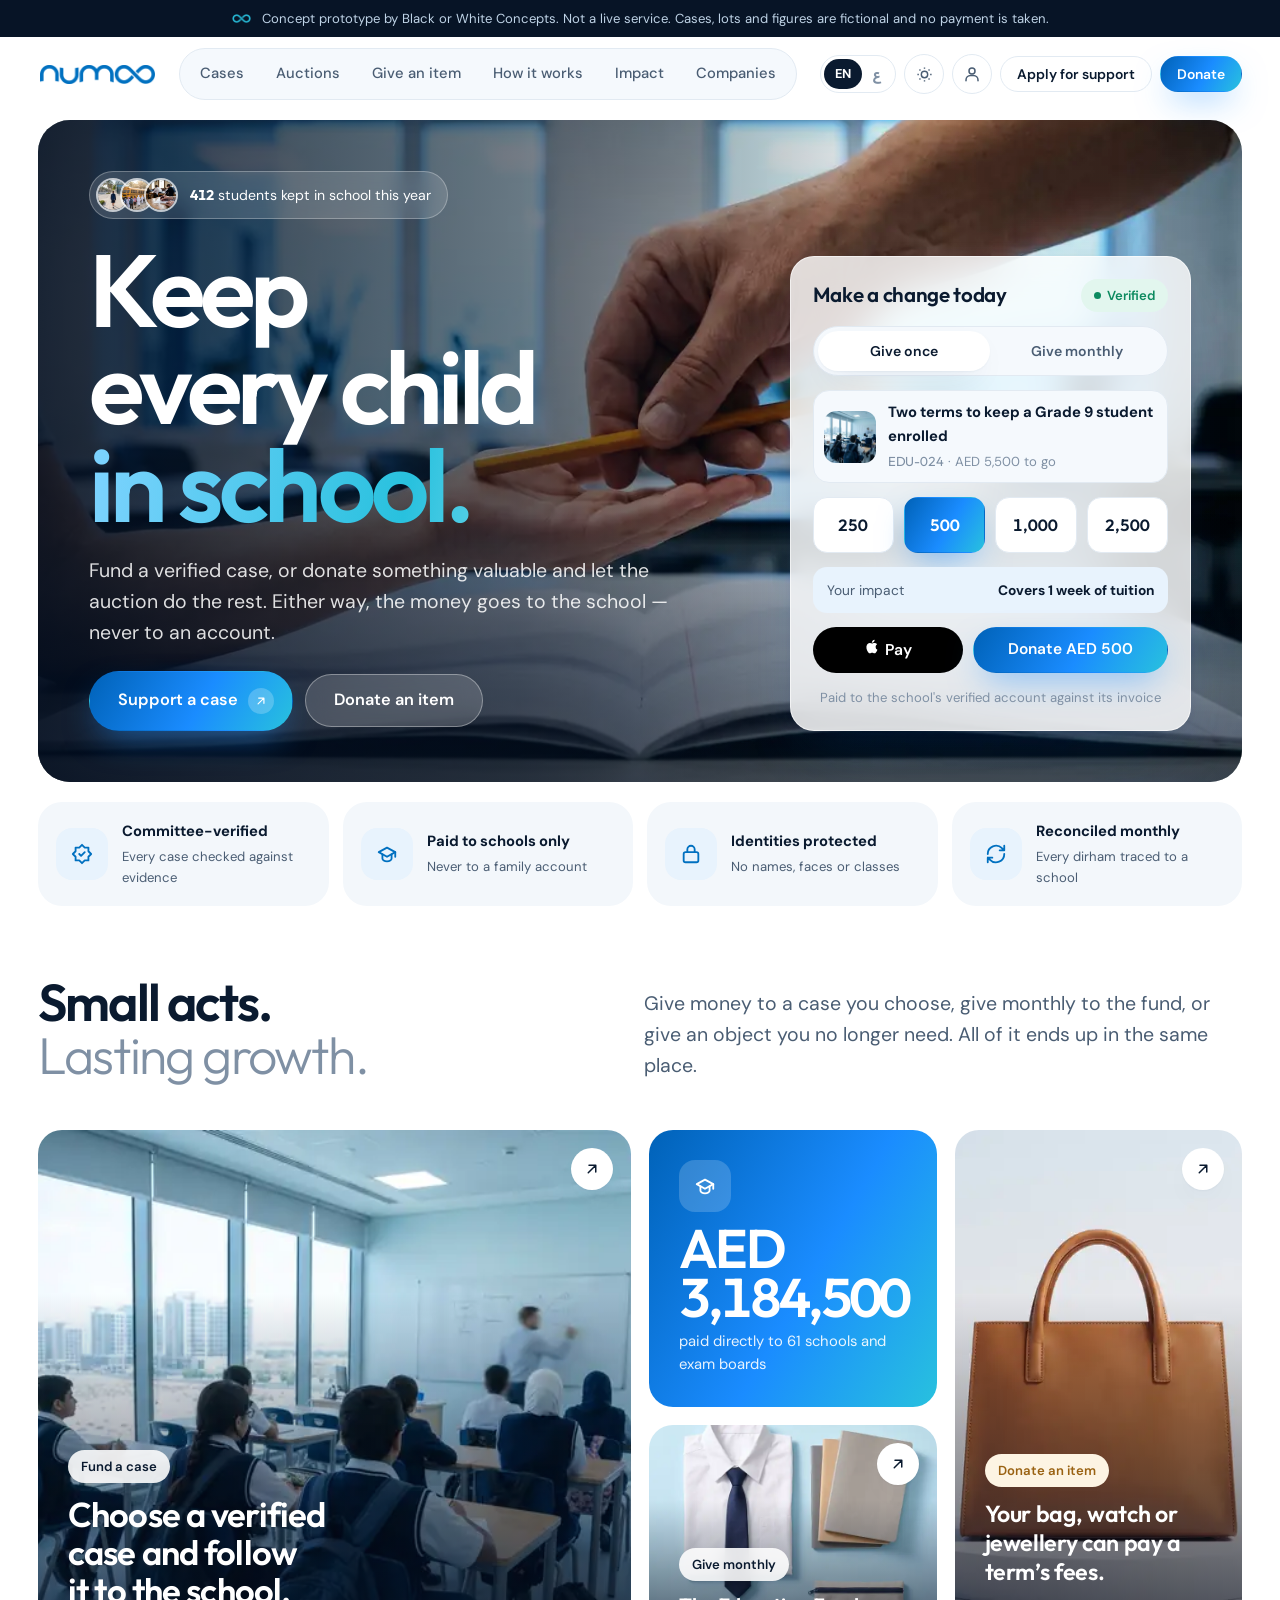
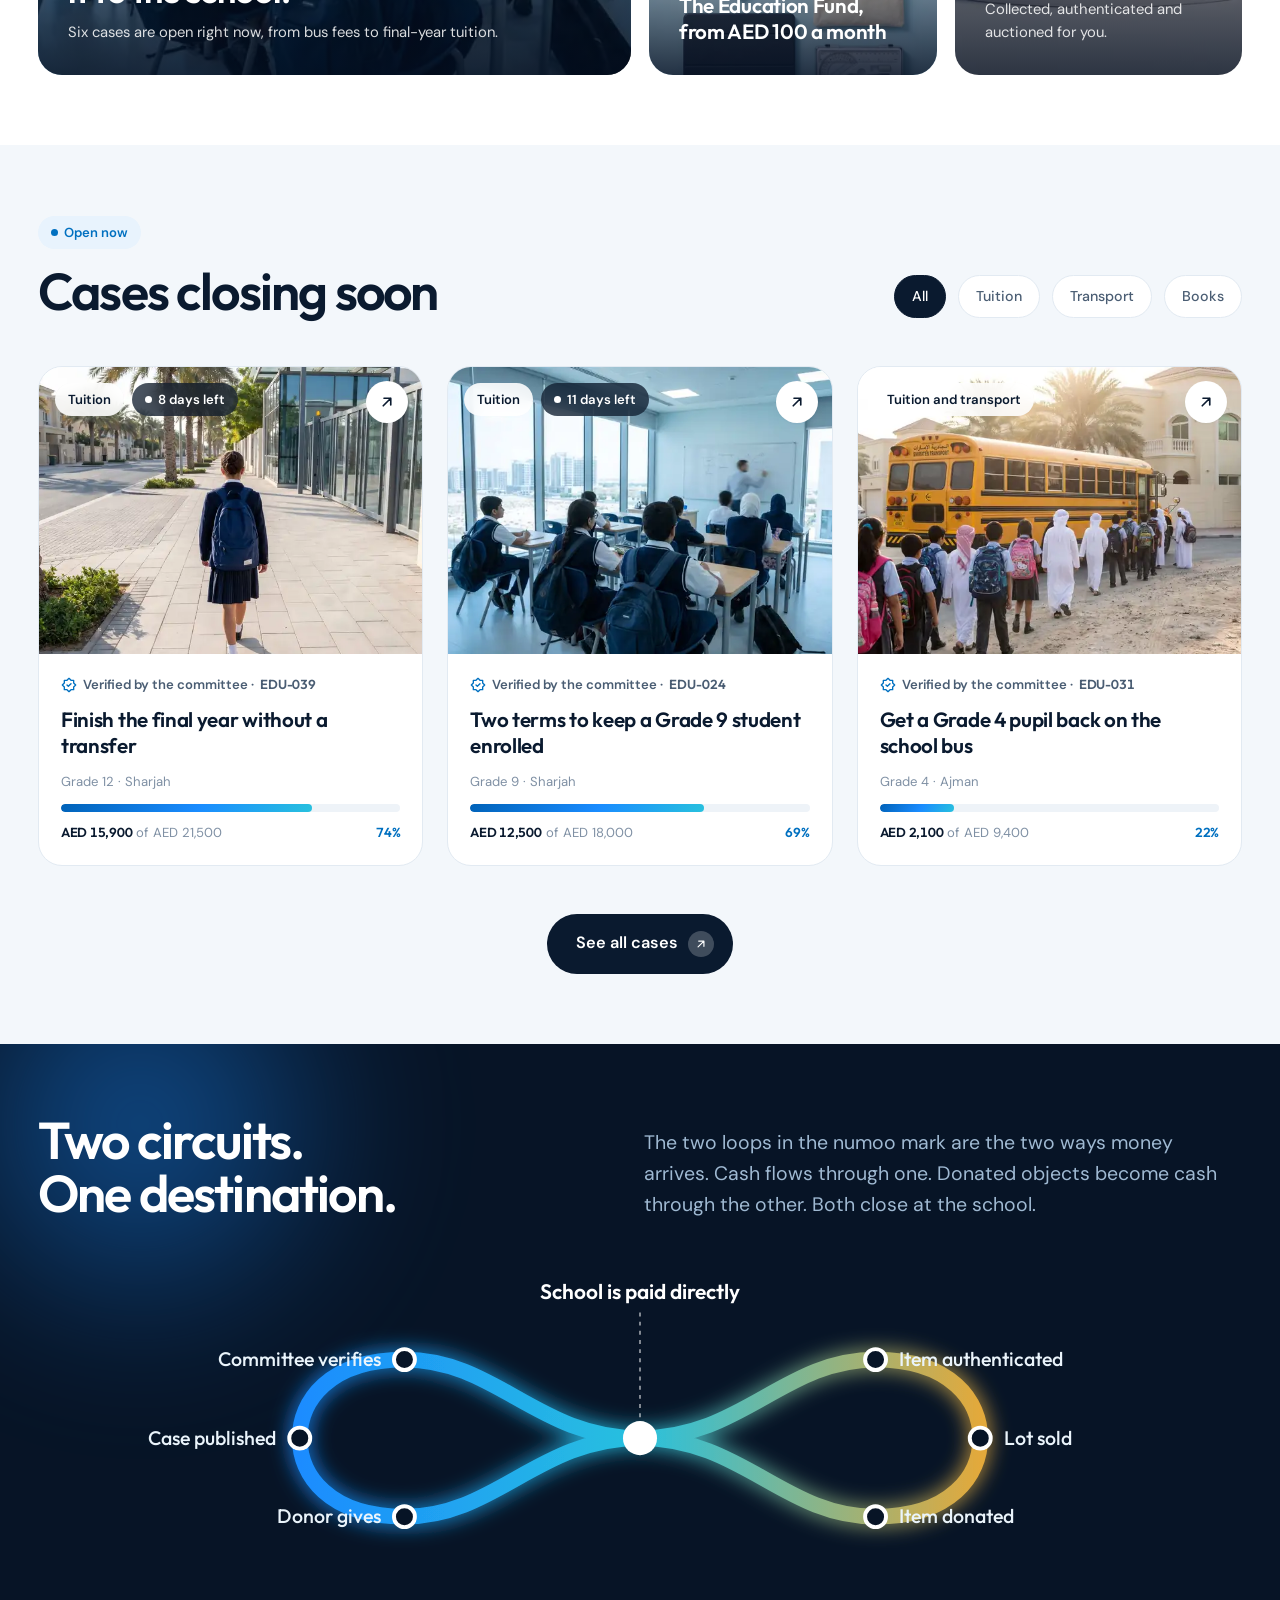
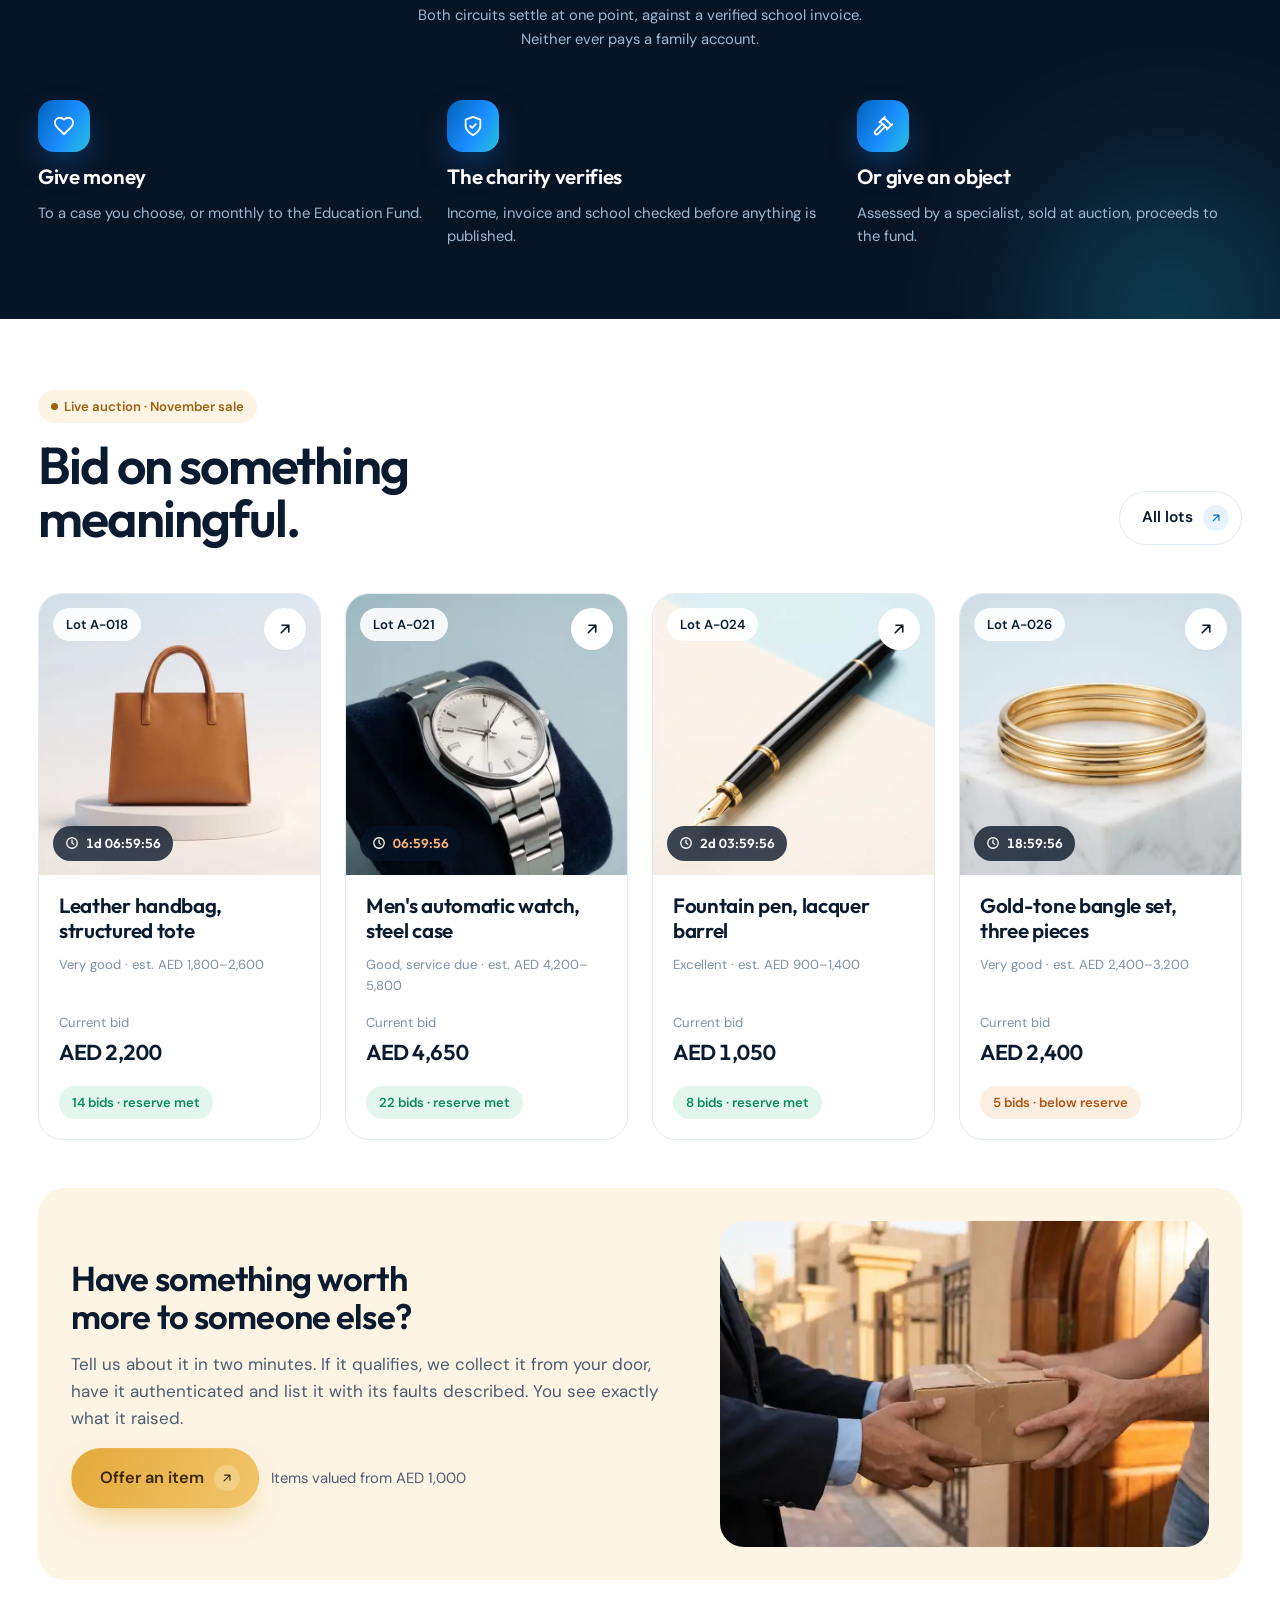
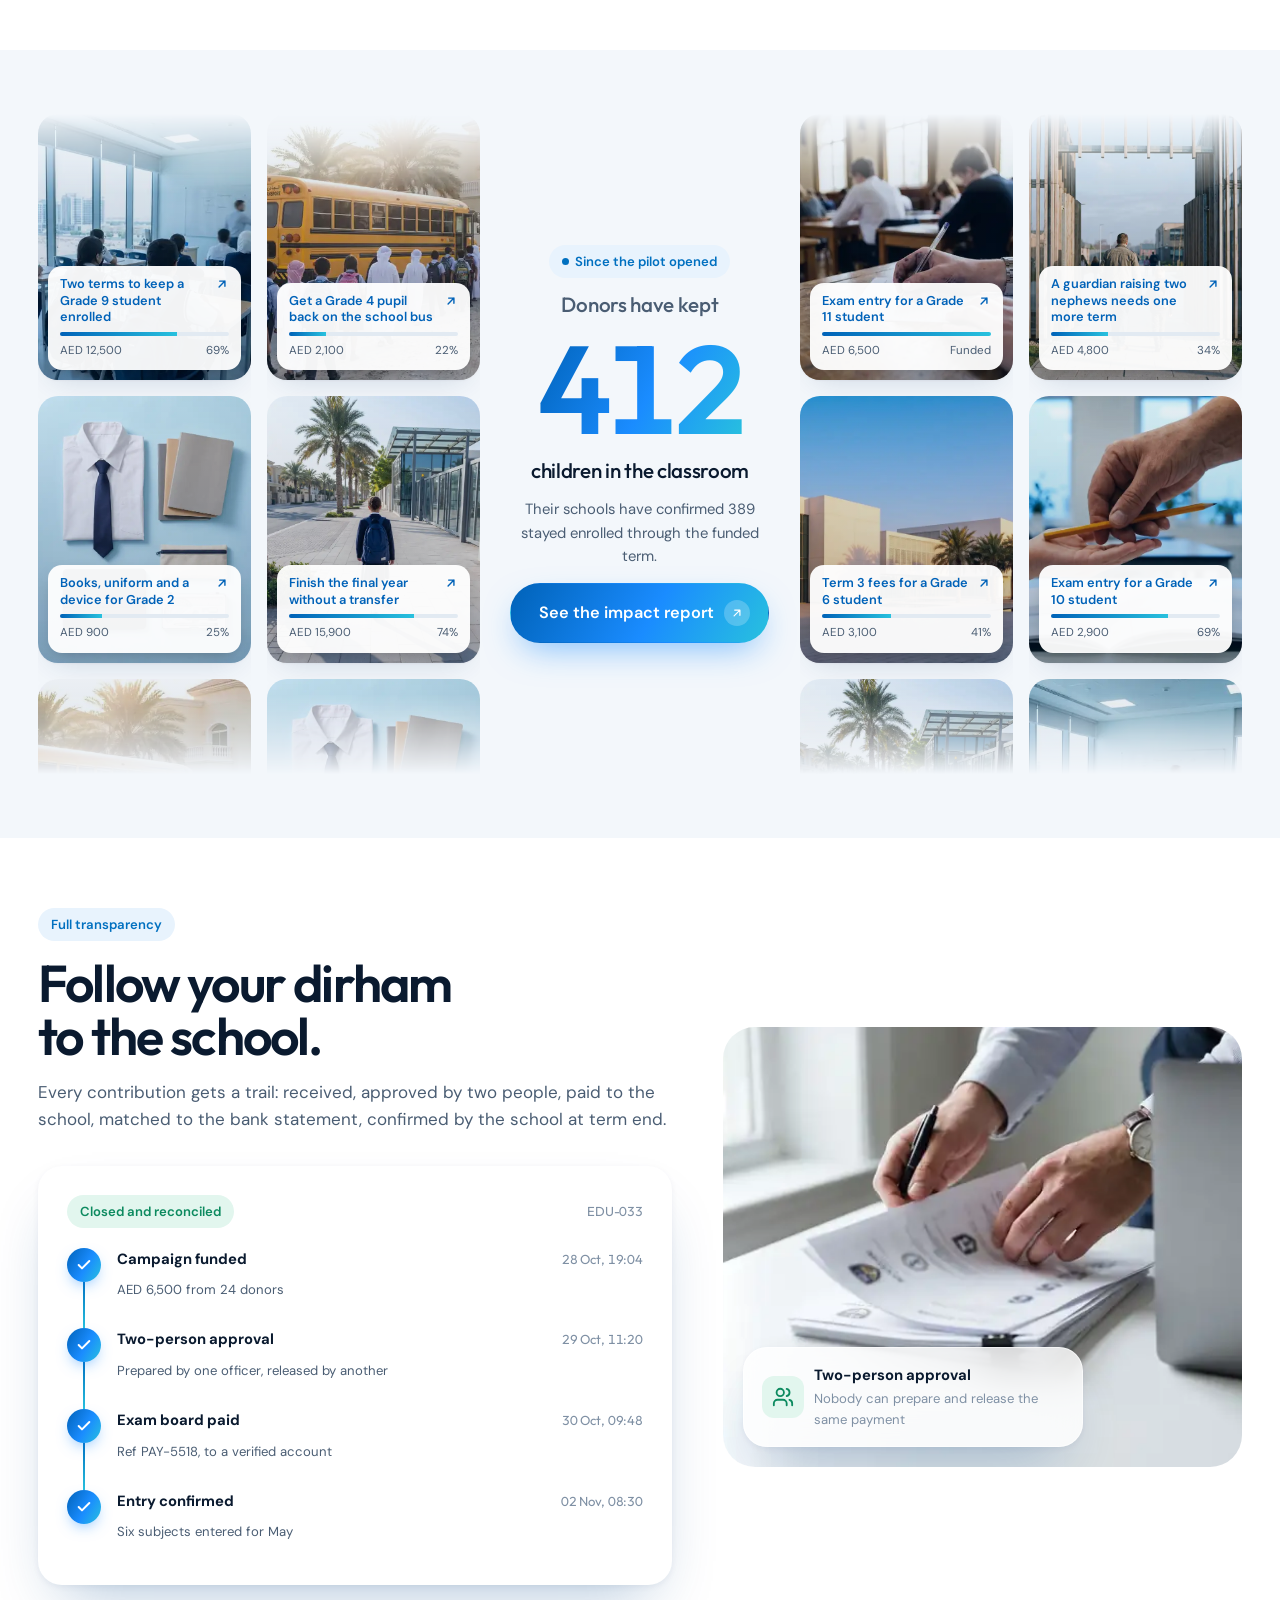
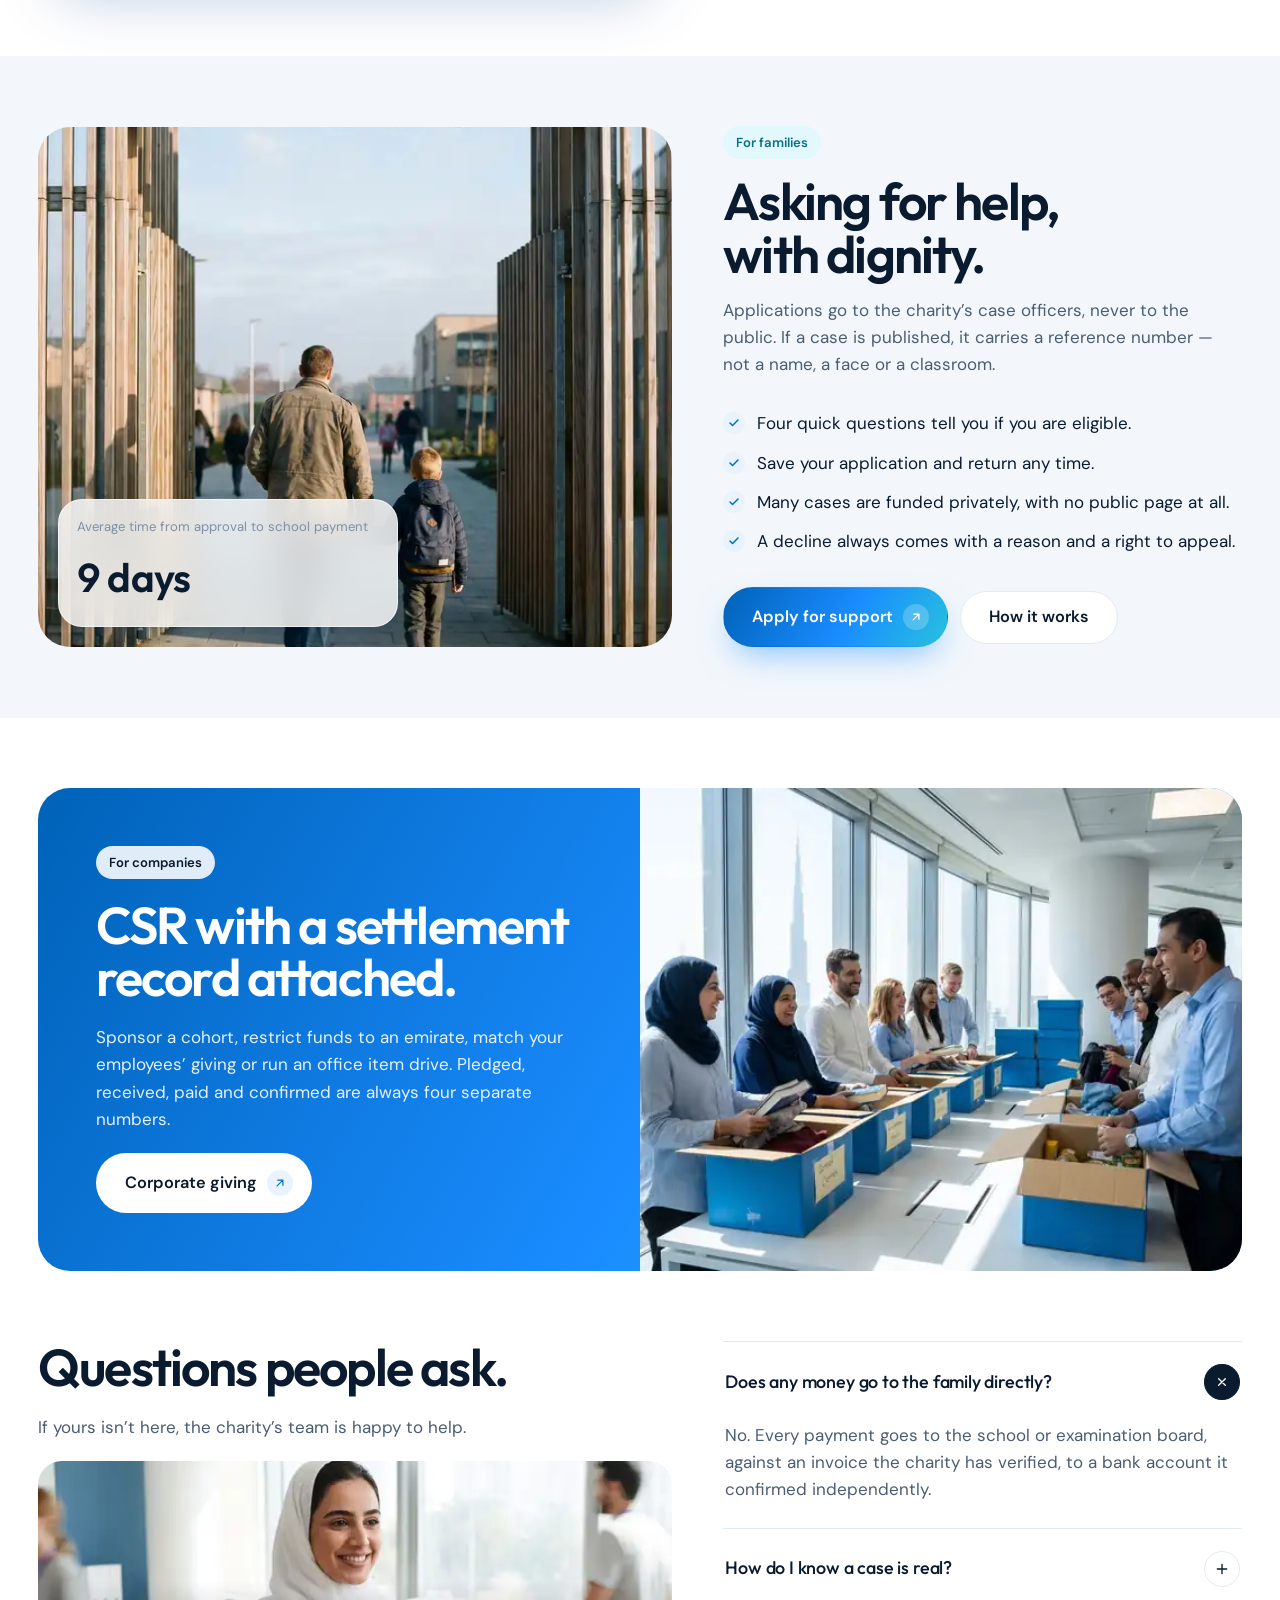
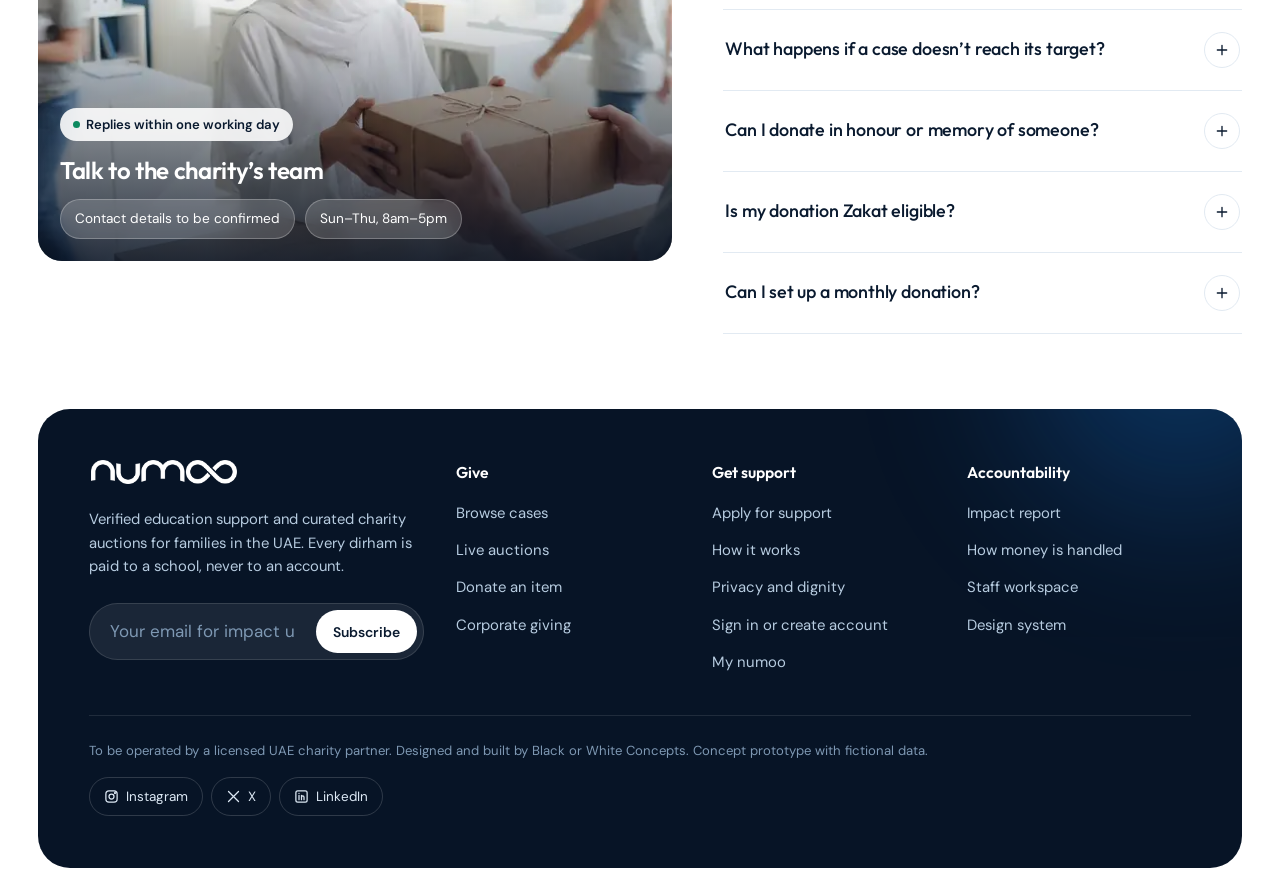
<file: index.html>
<!doctype html>
<html lang="en">
<head>
<meta charset="utf-8">
<meta name="viewport" content="width=device-width,initial-scale=1,viewport-fit=cover">
<meta name="description" content="numoo: verified education support and curated charity auctions in the UAE. Every dirham is paid to a school.">
<link rel="icon" href="assets/numoo-infinity.png">
<title>numoo</title>
<link rel="stylesheet" href="assets/numoo.css">
<style>
  /* ---- home-only composition ---- */
  .stage{position:relative;border-radius:var(--r-xl);overflow:hidden;isolation:isolate;color:#fff;
    display:grid;grid-template-columns:minmax(0,1.25fr) minmax(0,.75fr);gap:32px;align-items:end;
    padding:clamp(24px,4vw,56px);min-block-size:clamp(560px,46vw,680px)}
  .stage > img{position:absolute;inset:0;inline-size:100%;block-size:100%;object-fit:cover;z-index:-2;object-position:60% 50%}
  .stage::after{content:"";position:absolute;inset:0;z-index:-1;
    background:linear-gradient(90deg,rgba(3,14,32,.86) 0%,rgba(3,14,32,.55) 40%,rgba(3,14,32,.08) 70%),
               linear-gradient(0deg,rgba(3,14,32,.55) 0%,rgba(3,14,32,0) 45%)}
  [dir="rtl"] .stage::after{background:linear-gradient(270deg,rgba(3,14,32,.86) 0%,rgba(3,14,32,.55) 40%,rgba(3,14,32,.08) 70%),
               linear-gradient(0deg,rgba(3,14,32,.55) 0%,rgba(3,14,32,0) 45%)}
  .stage__copy{display:flex;flex-direction:column;gap:22px;align-self:end;max-inline-size:640px}
  .stage__copy .lede{color:rgba(255,255,255,.86)}
  .stage h1 .l2{display:block;background:linear-gradient(100deg,#7FD3FF 0%,#28C1DE 50%,#E9FBFF 100%);-webkit-background-clip:text;background-clip:text;color:transparent}
  .pillstat{display:inline-flex;align-items:center;gap:12px;padding:6px 16px 6px 6px;border-radius:var(--r-pill);
    background:rgba(255,255,255,.14);border:1px solid rgba(255,255,255,.28);backdrop-filter:blur(10px);-webkit-backdrop-filter:blur(10px);
    font-size:.88rem;align-self:flex-start}
  [dir="rtl"] .pillstat{padding:6px 6px 6px 16px}
  .pillstat .avatars img{border-color:rgba(255,255,255,.7)}
  .widget{padding:22px;display:flex;flex-direction:column;gap:14px;align-self:end}
  .widget__case{display:flex;gap:12px;align-items:center;padding:10px;border-radius:16px;background:var(--surface-2);border:1px solid var(--line)}
  .widget__case img{inline-size:52px;block-size:52px;border-radius:12px;object-fit:cover}
  .impactline{display:flex;justify-content:space-between;gap:10px;padding:12px 14px;border-radius:14px;background:var(--brand-wash);font-size:.86rem}
  #qamounts{grid-template-columns:repeat(4,minmax(0,1fr))}
  .paybtns{display:grid;grid-template-columns:1fr 1.3fr;gap:10px}
  .applepay{background:#000;color:#fff;border-radius:var(--r-pill);display:flex;align-items:center;justify-content:center;gap:4px;font-weight:600;border:0;cursor:pointer;font-size:.98rem}
  @media(max-width:960px){
    .stage{grid-template-columns:minmax(0,1fr);min-block-size:0;padding-block-start:clamp(140px,40vw,260px)}
    .stage::after{background:linear-gradient(0deg,rgba(3,14,32,.92) 0%,rgba(3,14,32,.7) 55%,rgba(3,14,32,.1) 100%)}
  }

  .trust{display:grid;grid-template-columns:repeat(4,minmax(0,1fr));gap:14px}
  .trust__i{display:flex;gap:14px;align-items:center;padding:18px;border-radius:var(--r-card);background:var(--paper)}
  @media(max-width:960px){.trust{grid-template-columns:repeat(2,minmax(0,1fr))}}
  @media(max-width:520px){.trust{grid-template-columns:minmax(0,1fr)}}

  .bento{display:grid;grid-template-columns:repeat(4,minmax(0,1fr));grid-template-rows:repeat(2,minmax(250px,auto));gap:18px}
  .bento > *{min-inline-size:0}
  .b-a{grid-column:1 / span 2;grid-row:1 / span 2}
  .b-b{grid-column:3;grid-row:1}
  .b-c{grid-column:4;grid-row:1 / span 2}
  .b-d{grid-column:3;grid-row:2}
  .tile{position:relative;border-radius:var(--r-card);overflow:hidden;display:flex;flex-direction:column;justify-content:flex-end;color:#fff;min-block-size:250px;isolation:isolate}
  .tile > img{position:absolute;inset:0;inline-size:100%;block-size:100%;object-fit:cover;z-index:-2}
  .tile::after{content:"";position:absolute;inset:0;z-index:-1;background:linear-gradient(180deg,rgba(3,14,32,0) 30%,rgba(3,14,32,.82) 100%)}
  .tile__in{padding:clamp(20px,2.4vw,30px);display:flex;flex-direction:column;gap:12px}
  .tile .roundarrow{position:absolute;inset-block-start:18px;inset-inline-end:18px}
  .tile--grad{background:var(--grad);justify-content:space-between}
  .tile--grad::after{display:none}
  .tile--light{color:var(--ink);background:var(--gold-wash)}
  .tile--light::after{display:none}
  @media(max-width:960px){
    .bento{grid-template-columns:repeat(2,minmax(0,1fr));grid-template-rows:none}
    .b-a,.b-b,.b-c,.b-d{grid-column:auto;grid-row:auto}
    .b-a{grid-column:1 / -1;min-block-size:380px}
  }
  @media(max-width:560px){.bento{grid-template-columns:minmax(0,1fr)}}

  .proof{position:relative;text-align:center;padding-block:clamp(40px,6vw,90px)}
  .proof__ph{position:absolute;border-radius:20px;overflow:hidden;box-shadow:var(--shadow-lift);filter:grayscale(1) contrast(1.05);transition:filter .4s}
  .proof__ph:hover{filter:none}
  .proof__ph img{inline-size:100%;block-size:100%;object-fit:cover}
  .p1{inline-size:150px;block-size:180px;inset-block-start:4%;inset-inline-start:2%;transform:rotate(-5deg)}
  .p2{inline-size:120px;block-size:120px;inset-block-end:6%;inset-inline-start:12%;transform:rotate(4deg)}
  .p3{inline-size:140px;block-size:170px;inset-block-start:2%;inset-inline-end:3%;transform:rotate(5deg)}
  .p4{inline-size:118px;block-size:118px;inset-block-end:8%;inset-inline-end:13%;transform:rotate(-4deg)}
  @media(max-width:900px){.proof__ph{display:none}}
  .mega-num{font-family:var(--display);font-weight:600;font-size:clamp(3.2rem,1.4rem + 8vw,8rem);letter-spacing:-.05em;line-height:.9;font-variant-numeric:tabular-nums}

  .split-photo{position:relative;border-radius:var(--r-xl);overflow:hidden;min-block-size:440px}
  .split-photo img{position:absolute;inset:0;inline-size:100%;block-size:100%;object-fit:cover}
  .floatcard{position:absolute;inset-block-end:20px;inset-inline-start:20px;inset-inline-end:20px;max-inline-size:340px;padding:16px 18px}

  .corp{display:grid;grid-template-columns:minmax(0,1fr) minmax(0,1fr);gap:0;border-radius:var(--r-xl);overflow:hidden;background:var(--grad);color:#fff}
  .corp__copy{padding:clamp(28px,4.5vw,64px);display:flex;flex-direction:column;gap:20px;justify-content:center}
  .corp__ph{position:relative;min-block-size:380px}
  .corp__ph img{position:absolute;inset:0;inline-size:100%;block-size:100%;object-fit:cover}
  @media(max-width:900px){.corp{grid-template-columns:minmax(0,1fr)}.corp__ph{min-block-size:260px}}

  /* proof: moving case columns */
  .proof2{display:grid;grid-template-columns:repeat(2,minmax(0,1fr)) minmax(0,1.35fr) repeat(2,minmax(0,1fr));gap:16px;block-size:660px;
    -webkit-mask-image:linear-gradient(180deg,transparent 0,#000 12%,#000 88%,transparent 100%);mask-image:linear-gradient(180deg,transparent 0,#000 12%,#000 88%,transparent 100%)}
  .mcol{overflow:hidden;min-inline-size:0}
  .mtrack{display:flex;flex-direction:column;gap:16px;animation:mup 46s linear infinite}
  .mtrack--down{animation-name:mdown;animation-duration:54s}
  #mc4{animation-duration:50s}
  .proof2:hover .mtrack{animation-play-state:paused}
  @keyframes mup{from{transform:translateY(0)}to{transform:translateY(calc(-50% - 8px))}}
  @keyframes mdown{from{transform:translateY(calc(-50% - 8px))}to{transform:translateY(0)}}
  @media(prefers-reduced-motion:reduce){.mtrack{animation:none}}
  .mcard{position:relative;display:block;border-radius:20px;overflow:hidden;aspect-ratio:4/5;flex:0 0 auto;box-shadow:var(--shadow)}
  .mcard img{inline-size:100%;block-size:100%;object-fit:cover;transition:transform .5s}
  .mcard:hover img{transform:scale(1.05)}
  .mcard::after{content:"";position:absolute;inset:0;background:linear-gradient(180deg,rgba(0,50,110,.08),rgba(0,40,90,.28))}
  .mcard__label{position:absolute;inset-inline:10px;inset-block-end:10px;z-index:1;background:rgba(255,255,255,.95);border-radius:14px;padding:10px 12px;
    display:flex;flex-direction:column;gap:6px;color:#0A1A2F;box-shadow:0 6px 18px -8px rgba(0,0,0,.35)}
  .mcard__t{display:flex;gap:8px;justify-content:space-between;align-items:flex-start;font-size:.8rem;font-weight:600;line-height:1.3;color:#0062B8}
  .mcard__t svg{flex:0 0 auto;margin-block-start:1px}
  .mcard__bar{block-size:4px;border-radius:4px;background:#E2EAF2;overflow:hidden}
  .mcard__bar i{display:block;block-size:100%;background:linear-gradient(90deg,#0062B8,#28C1DE)}
  .mcard__m{font-size:.72rem;color:#4A5D73;display:flex;justify-content:space-between}
  .proof2__mid{display:flex;flex-direction:column;align-items:center;justify-content:center;text-align:center;gap:14px;padding-inline:8px}
  @media(max-width:1100px){.proof2{grid-template-columns:minmax(0,1fr) minmax(0,1.4fr) minmax(0,1fr)}.proof2 .mcol:nth-child(1),.proof2 .mcol:nth-child(5){display:none}}
  @media(max-width:700px){
    .proof2{grid-template-columns:repeat(2,minmax(0,1fr));block-size:auto;-webkit-mask-image:none;mask-image:none}
    .proof2__mid{grid-column:1 / -1;grid-row:1;padding-block:8px 20px}
    .proof2 .mcol{block-size:440px;-webkit-mask-image:linear-gradient(180deg,transparent,#000 12%,#000 88%,transparent);mask-image:linear-gradient(180deg,transparent,#000 12%,#000 88%,transparent)}
  }
</style>

</head>
<body>
<a class="skip" href="#main">Skip to content</a>
<div class="demobar"><div class="shell"><span class="inf" style="color:var(--cyan)"></span><span>Concept prototype by Black or White Concepts. Not a live service. Cases, lots and figures are fictional and no payment is taken.</span></div></div>
<div class="demobar" id="langnote" hidden style="background:var(--brand-wash);color:var(--brand)"><div class="shell"><span>Arabic is shown to prove the right-to-left layout. Full translation is drafted at build.</span></div></div>
<header id="hdr"></header>

<main id="main">

  <!-- ============ HERO ============ -->
  <section style="padding-block:8px 0">
    <div class="shell">
      <div class="stage">
        <img src="img/hero.webp" alt="An adult hand passing a new pencil to a child above an open exercise book">
        <div class="stage__copy">
          <span class="pillstat">
            <span class="avatars"><img src="img/walk.webp" alt=""><img src="img/bus.webp" alt=""><img src="img/exam.webp" alt=""></span>
            <span><b class="num">412</b> students kept in school this year</span>
          </span>
          <h1 class="display h-mega"><span data-en="Keep every child" data-ar="&#1604;&#1606;&#1615;&#1576;&#1602;&#1616; &#1603;&#1604; &#1591;&#1601;&#1604;">Keep every child</span><span class="l2" data-en="in school." data-ar="&#1601;&#1610; &#1605;&#1583;&#1585;&#1587;&#1578;&#1607;.">in school.</span></h1>
          <p class="lede" style="max-width:48ch" data-en="Fund a verified case, or donate something valuable and let the auction do the rest. Either way, the money goes to the school &mdash; never to an account." data-ar="&#1605;&#1608;&#1617;&#1604; &#1581;&#1575;&#1604;&#1577; &#1605;&#1608;&#1579;&#1617;&#1602;&#1577;&#1548; &#1571;&#1608; &#1578;&#1576;&#1585;&#1617;&#1593; &#1576;&#1602;&#1591;&#1593;&#1577; &#1579;&#1605;&#1610;&#1606;&#1577; &#1608;&#1583;&#1593; &#1575;&#1604;&#1605;&#1586;&#1575;&#1583; &#1610;&#1602;&#1608;&#1605; &#1576;&#1575;&#1604;&#1576;&#1575;&#1602;&#1610;. &#1601;&#1610; &#1575;&#1604;&#1581;&#1575;&#1604;&#1578;&#1610;&#1606; &#1610;&#1615;&#1583;&#1601;&#1593; &#1575;&#1604;&#1605;&#1576;&#1604;&#1594; &#1573;&#1604;&#1609; &#1575;&#1604;&#1605;&#1583;&#1585;&#1587;&#1577; &#1605;&#1576;&#1575;&#1588;&#1585;&#1577;.">Fund a verified case, or donate something valuable and let the auction do the rest. Either way, the money goes to the school &mdash; never to an account.</p>
          <div class="row">
            <a class="btn btn--primary btn--lg" href="cases.html"><span data-en="Support a case" data-ar="&#1575;&#1583;&#1593;&#1605; &#1581;&#1575;&#1604;&#1577;">Support a case</span><span class="arr" data-icon="arrowup" data-size="14"></span></a>
            <a class="btn btn--glass btn--lg" href="give-item.html" data-en="Donate an item" data-ar="&#1578;&#1576;&#1585;&#1617;&#1593; &#1576;&#1602;&#1591;&#1593;&#1577;">Donate an item</a>
          </div>
        </div>

        <form class="glass widget" id="quickgive" onsubmit="event.preventDefault()">
          <div class="row-between"><span class="h3">Make a change today</span><span class="chip chip--good"><span class="chip__dot"></span>Verified</span></div>
          <div class="seg" role="group" aria-label="Frequency">
            <button type="button" aria-pressed="true" data-freq="once">Give once</button>
            <button type="button" aria-pressed="false" data-freq="monthly">Give monthly</button>
          </div>
          <div class="widget__case"><img src="img/classroom.webp" alt="">
            <div class="stack" style="gap:2px;min-width:0"><strong class="sm">Two terms to keep a Grade 9 student enrolled</strong>
              <span class="xs mute-3"><span class="num">EDU-024</span> &middot; AED 5,500 to go</span></div></div>
          <div class="amountgrid" id="qamounts"></div>
          <div class="impactline"><span class="muted">Your impact</span><strong id="qimpact">Covers 1 week of tuition</strong></div>
          <div class="paybtns">
            <button class="applepay" type="button"><span data-icon="apple" data-size="17"></span>Pay</button>
            <a class="btn btn--primary" href="case.html" id="qgo">Donate AED 500</a>
          </div>
          <span class="xs mute-3 center">Paid to the school's verified account against its invoice</span>
        </form>
      </div>
    </div>
  </section>

  <!-- ============ TRUST STRIP ============ -->
  <section class="band--tight" style="padding-block:20px 0">
    <div class="shell trust">
      <div class="trust__i"><span class="iconbox" data-icon="badge"></span><div class="stack" style="gap:2px"><strong class="sm">Committee-verified</strong><span class="xs muted">Every case checked against evidence</span></div></div>
      <div class="trust__i"><span class="iconbox" data-icon="school"></span><div class="stack" style="gap:2px"><strong class="sm">Paid to schools only</strong><span class="xs muted">Never to a family account</span></div></div>
      <div class="trust__i"><span class="iconbox" data-icon="lock"></span><div class="stack" style="gap:2px"><strong class="sm">Identities protected</strong><span class="xs muted">No names, faces or classes</span></div></div>
      <div class="trust__i"><span class="iconbox" data-icon="refresh"></span><div class="stack" style="gap:2px"><strong class="sm">Reconciled monthly</strong><span class="xs muted">Every dirham traced to a school</span></div></div>
    </div>
  </section>

  <!-- ============ BENTO ============ -->
  <section class="band">
    <div class="shell stack stack-7">
      <div class="section-head">
        <h2 class="display h1" style="max-width:15ch">Small acts. <span class="mute-3 thin">Lasting growth.</span></h2>
        <p class="lede">Give money to a case you choose, give monthly to the fund, or give an object you no longer need. All of it ends up in the same place.</p>
      </div>
      <div class="bento">
        <a class="tile b-a" href="cases.html">
          <img src="img/classroom.webp" alt="Students in a bright UAE classroom, seen from behind" loading="lazy">
          <span class="roundarrow" data-icon="arrowup" data-size="18"></span>
          <div class="tile__in">
            <span class="chip chip--glass" style="align-self:start">Fund a case</span>
            <span class="display h2" style="max-width:16ch">Choose a verified case and follow it to the school.</span>
            <span class="sm" style="opacity:.85;max-width:44ch">Six cases are open right now, from bus fees to final-year tuition.</span>
          </div>
        </a>
        <div class="tile tile--grad b-b">
          <div class="tile__in" style="justify-content:space-between;block-size:100%">
            <span class="iconbox" style="background:rgba(255,255,255,.18);color:#fff" data-icon="school"></span>
            <div class="stack stack-2">
              <span class="mega-num" style="font-size:clamp(2.4rem,1.6rem + 2.4vw,3.4rem)">AED <span data-count="3184500"></span></span>
              <span class="sm" style="opacity:.9">paid directly to 61 schools and exam boards</span>
            </div>
          </div>
        </div>
        <a class="tile b-c" href="give-item.html">
          <img src="img/bag.webp" alt="A tan leather tote on a white plinth" loading="lazy" style="object-position:50% 30%">
          <span class="roundarrow" data-icon="arrowup" data-size="18"></span>
          <div class="tile__in">
            <span class="chip chip--gold" style="align-self:start">Donate an item</span>
            <span class="h3" style="font-size:1.45rem">Your bag, watch or jewellery can pay a term&rsquo;s fees.</span>
            <span class="sm" style="opacity:.85">Collected, authenticated and auctioned for you.</span>
          </div>
        </a>
        <a class="tile b-d" href="case.html#fund">
          <img src="img/supplies.webp" alt="School uniform, notebooks and a tablet laid out on a blue background" loading="lazy" style="object-position:50% 40%">
          <span class="roundarrow" data-icon="arrowup" data-size="18"></span>
          <div class="tile__in">
            <span class="chip chip--glass" style="align-self:start">Give monthly</span>
            <span class="h3">The Education Fund, from AED 100 a month</span>
          </div>
        </a>
      </div>
    </div>
  </section>

  <!-- ============ CASES ============ -->
  <section class="band band--paper">
    <div class="shell stack stack-7">
      <div class="section-head">
        <div class="stack stack-4">
          <span class="chip chip--brand" style="align-self:start"><span class="chip__dot"></span>Open now</span>
          <h2 class="display h1">Cases closing soon</h2>
        </div>
        <div class="row" role="group" aria-label="Filter cases" id="hfilter"></div>
      </div>
      <div class="grid g-3" id="caselist"></div>
      <div class="row" style="justify-content:center"><a class="btn btn--dark btn--lg" href="cases.html">See all cases<span class="arr" data-icon="arrowup" data-size="14"></span></a></div>
    </div>
  </section>

  <!-- ============ LOOP ============ -->
  <section class="band band--ink">
    <div class="glowbg glowbg--a" style="inset-block-start:-180px;inset-inline-start:-120px"></div>
    <div class="glowbg glowbg--b" style="inset-block-end:-200px;inset-inline-end:-100px;opacity:.35"></div>
    <div class="shell stack stack-7 z1">
      <div class="section-head">
        <h2 class="display h1" style="color:#fff;max-width:16ch">Two circuits. One destination.</h2>
        <p class="lede">The two loops in the numoo mark are the two ways money arrives. Cash flows through one. Donated objects become cash through the other. Both close at the school.</p>
      </div>
      <div id="loop"></div>
      <div class="grid g-3">
        <div class="stack stack-3"><span class="iconbox iconbox--grad" data-icon="heart"></span><span class="h3" style="color:#fff">Give money</span><p class="sm muted">To a case you choose, or monthly to the Education Fund.</p></div>
        <div class="stack stack-3"><span class="iconbox iconbox--grad" data-icon="shield"></span><span class="h3" style="color:#fff">The charity verifies</span><p class="sm muted">Income, invoice and school checked before anything is published.</p></div>
        <div class="stack stack-3"><span class="iconbox iconbox--grad" data-icon="gavel"></span><span class="h3" style="color:#fff">Or give an object</span><p class="sm muted">Assessed by a specialist, sold at auction, proceeds to the fund.</p></div>
      </div>
    </div>
  </section>

  <!-- ============ AUCTION ============ -->
  <section class="band">
    <div class="shell stack stack-7">
      <div class="section-head">
        <div class="stack stack-4">
          <span class="chip chip--gold" style="align-self:start"><span class="chip__dot"></span>Live auction &middot; November sale</span>
          <h2 class="display h1" style="max-width:17ch">Bid on something meaningful.</h2>
        </div>
        <a class="btn btn--line" href="auctions.html">All lots<span class="arr" data-icon="arrowup" data-size="14"></span></a>
      </div>
      <div class="grid g-4" id="lotlist"></div>
      <div class="split split--center panel" style="padding:clamp(20px,2.5vw,32px);background:var(--gold-wash);border-color:transparent">
        <div class="stack stack-4">
          <h3 class="display h2">Have something worth more to someone else?</h3>
          <p class="body">Tell us about it in two minutes. If it qualifies, we collect it from your door, have it authenticated and list it with its faults described. You see exactly what it raised.</p>
          <div class="row"><a class="btn btn--gold btn--lg" href="give-item.html">Offer an item<span class="arr" data-icon="arrowup" data-size="14"></span></a>
            <span class="sm muted">Items valued from AED 1,000</span></div>
        </div>
        <div class="photo" style="aspect-ratio:3/2"><img src="img/courier.webp" alt="A wrapped parcel handed over at a front door" loading="lazy"></div>
      </div>
    </div>
  </section>

  <!-- ============ PROOF ============ -->
  <section class="band band--paper" style="padding-block:clamp(40px,5vw,72px)">
    <div class="shell">
      <div class="proof2" id="proof2">
        <div class="mcol"><div class="mtrack" id="mc1"></div></div>
        <div class="mcol"><div class="mtrack mtrack--down" id="mc2"></div></div>
        <div class="proof2__mid">
          <span class="chip chip--brand"><span class="chip__dot"></span>Since the pilot opened</span>
          <span class="h3 muted" style="font-weight:500">Donors have kept</span>
          <span class="mega-num grad-text" data-count="412"></span>
          <span class="h3" style="font-weight:500">children in the classroom</span>
          <p class="sm muted" style="max-width:30ch">Their schools have confirmed 389 stayed enrolled through the funded term.</p>
          <a class="btn btn--primary btn--lg" href="impact.html">See the impact report<span class="arr" data-icon="arrowup" data-size="14"></span></a>
        </div>
        <div class="mcol"><div class="mtrack mtrack--down" id="mc3"></div></div>
        <div class="mcol"><div class="mtrack" id="mc4"></div></div>
      </div>
    </div>
  </section>

  <!-- ============ MONEY TRAIL ============ -->
  <section class="band">
    <div class="shell split split--center">
      <div class="stack stack-6">
        <div class="stack stack-4">
          <span class="chip chip--brand" style="align-self:start">Full transparency</span>
          <h2 class="display h1" style="max-width:14ch">Follow your dirham to the school.</h2>
          <p class="body">Every contribution gets a trail: received, approved by two people, paid to the school, matched to the bank statement, confirmed by the school at term end.</p>
        </div>
        <div class="card card--raised"><div class="row-between" style="margin-block-end:6px"><span class="chip chip--good">Closed and reconciled</span><span class="num xs mute-3">EDU-033</span></div>
          <div class="trail" id="trail"></div></div>
      </div>
      <div class="split-photo">
        <img src="img/docs.webp" alt="A case officer reviewing school invoices at a desk" loading="lazy">
        <div class="glass floatcard stack stack-3">
          <div class="row" style="gap:10px;flex-wrap:nowrap"><span class="iconbox iconbox--good" data-icon="users" style="inline-size:42px;block-size:42px;border-radius:12px"></span>
            <div class="stack" style="gap:0"><strong class="sm">Two-person approval</strong><span class="xs mute-3">Nobody can prepare and release the same payment</span></div></div>
        </div>
      </div>
    </div>
  </section>

  <!-- ============ FAMILIES ============ -->
  <section class="band band--paper">
    <div class="shell split split--center">
      <div class="split-photo" style="min-block-size:520px">
        <img src="img/father.webp" alt="A father and son walking through a school gate, seen from behind" loading="lazy">
        <div class="glass floatcard stack stack-2">
          <span class="xs mute-3">Average time from approval to school payment</span>
          <span class="amount amount--xl">9 days</span>
        </div>
      </div>
      <div class="stack stack-6">
        <div class="stack stack-4">
          <span class="chip chip--cyan" style="align-self:start">For families</span>
          <h2 class="display h1" style="max-width:13ch">Asking for help, with dignity.</h2>
          <p class="body">Applications go to the charity&rsquo;s case officers, never to the public. If a case is published, it carries a reference number &mdash; not a name, a face or a classroom.</p>
        </div>
        <ul class="check-list">
          <li><span>Four quick questions tell you if you are eligible.</span></li>
          <li><span>Save your application and return any time.</span></li>
          <li><span>Many cases are funded privately, with no public page at all.</span></li>
          <li><span>A decline always comes with a reason and a right to appeal.</span></li>
        </ul>
        <div class="row"><a class="btn btn--primary btn--lg" href="apply.html">Apply for support<span class="arr" data-icon="arrowup" data-size="14"></span></a>
          <a class="btn btn--line btn--lg" href="how-it-works.html">How it works</a></div>
      </div>
    </div>
  </section>

  <!-- ============ CORPORATE ============ -->
  <section class="band">
    <div class="shell">
      <div class="corp">
        <div class="corp__copy">
          <span class="chip chip--glass" style="align-self:start">For companies</span>
          <h2 class="display h1" style="max-width:14ch">CSR with a settlement record attached.</h2>
          <p style="opacity:.9;max-width:46ch">Sponsor a cohort, restrict funds to an emirate, match your employees&rsquo; giving or run an office item drive. Pledged, received, paid and confirmed are always four separate numbers.</p>
          <div class="row"><a class="btn btn--white btn--lg" href="corporate.html">Corporate giving<span class="arr" data-icon="arrowup" data-size="14"></span></a></div>
        </div>
        <div class="corp__ph"><img src="img/corporate.webp" alt="An office team packing donated items into boxes" loading="lazy"></div>
      </div>
    </div>
  </section>

  <!-- ============ FAQ ============ -->
  <section class="band band--tight" style="padding-block-start:0">
    <div class="shell split">
      <div class="faqside">
        <h2 class="display h1">Questions people ask.</h2>
        <p class="body">If yours isn&rsquo;t here, the charity&rsquo;s team is happy to help.</p>
        <div class="contactcard">
          <img src="img/volunteer.webp" alt="A charity team member at a reception desk" loading="lazy">
          <div class="contactcard__in">
            <span class="chip chip--glass" style="align-self:start"><span class="chip__dot" style="color:var(--good)"></span>Replies within one working day</span>
            <strong class="h3" style="color:#fff;font-size:1.5rem">Talk to the charity&rsquo;s team</strong>
            <div class="contactrow"><span>Contact details to be confirmed</span><span>Sun&ndash;Thu, 8am&ndash;5pm</span></div>
          </div>
        </div>
      </div>
      <div class="faq">
        <details open><summary>Does any money go to the family directly?<span class="pm" data-icon="plus" data-size="16"></span></summary>
          <p>No. Every payment goes to the school or examination board, against an invoice the charity has verified, to a bank account it confirmed independently.</p></details>
        <details><summary>How do I know a case is real?<span class="pm" data-icon="plus" data-size="16"></span></summary>
          <p>Income, tenancy, guardianship and the school invoice are checked by two case officers, the school confirms the balance directly, and a committee records its decision before anything is published.</p></details>
        <details><summary>What happens if a case doesn&rsquo;t reach its target?<span class="pm" data-icon="plus" data-size="16"></span></summary>
          <p>It goes back to the committee, which can top it up from the Education Fund, agree a smaller scope with the school, or refund donors. You are told which.</p></details>
        <details><summary>Can I donate in honour or memory of someone?<span class="pm" data-icon="plus" data-size="16"></span></summary>
          <p>Yes. Add their name at checkout and it appears on your receipt. You can also give anonymously.</p></details>
        <details><summary>Is my donation Zakat eligible?<span class="pm" data-icon="plus" data-size="16"></span></summary>
          <p>Not in the first release. Zakat needs its own segregated fund and governance, and the charity will open that route separately.</p></details>
        <details><summary>Can I set up a monthly donation?<span class="pm" data-icon="plus" data-size="16"></span></summary>
          <p>Yes, to the Education Fund or to cases you choose. Pause, change or stop it any time from My numoo.</p></details>
      </div>
    </div>
  </section>
</main>
<footer id="ftr"></footer>

<script>
window.pageInit = function () {
  var N = window.NUMOO;

  /* quick-give widget */
  var amt = 500, freq = "once";
  var impact = { 250: "Covers 3 days of tuition", 500: "Covers 1 week of tuition", 1000: "Covers 2 weeks of tuition", 2500: "Covers a month of tuition" };
  function drawQ() {
    document.getElementById("qamounts").innerHTML = [250, 500, 1000, 2500].map(function (v) {
      return '<button class="amountbtn" type="button" data-v="' + v + '" aria-pressed="' + (v === amt) + '">' + N.plain(v) + '</button>';
    }).join("");
    N.qsa("#qamounts button").forEach(function (b) { b.addEventListener("click", function () { amt = +b.dataset.v; drawQ(); }); });
    document.getElementById("qimpact").textContent = impact[amt] + (freq === "monthly" ? ", every month" : "");
    document.getElementById("qgo").textContent = "Donate " + N.money(amt) + (freq === "monthly" ? "/mo" : "");
  }
  N.qsa("[data-freq]").forEach(function (b) {
    b.addEventListener("click", function () {
      freq = b.dataset.freq; N.qsa("[data-freq]").forEach(function (x) { x.setAttribute("aria-pressed", x === b); }); drawQ();
    });
  });
  drawQ();

  /* cases with filter */
  var open = N.CASES.filter(function (c) { return !c.done; }).sort(function (a, b) { return a.days - b.days; });
  var f = "All", filters = ["All", "Tuition", "Transport", "Books"];
  function drawCases() {
    document.getElementById("hfilter").innerHTML = filters.map(function (v) {
      return '<button class="filterchip" type="button" data-v="' + v + '" aria-pressed="' + (v === f) + '">' + v + '</button>';
    }).join("");
    N.qsa("#hfilter button").forEach(function (b) { b.addEventListener("click", function () { f = b.dataset.v; drawCases(); }); });
    var rows = open.filter(function (c) { return f === "All" || c.type.toLowerCase().indexOf(f.toLowerCase()) > -1; }).slice(0, 3);
    document.getElementById("caselist").innerHTML = rows.map(N.caseCard).join("");
    N.refresh();
  }
  drawCases();


  /* moving case columns */
  var extra = [
    {title:"Term 3 fees for a Grade 6 student", photo:"img/school.webp", raised:3100, need:7600, pos:"30% 50%"},
    {title:"Exam entry for a Grade 10 student", photo:"img/hero.webp", raised:2900, need:4200, pos:"60% 50%"},
    {title:"Bus fees for two siblings in Ajman", photo:"img/bus.webp", raised:1200, need:4400, pos:"75% 50%"},
    {title:"Uniform and books for Grade 1", photo:"img/supplies.webp", raised:950, need:2100, pos:"50% 80%"},
    {title:"Final term for a Grade 12 student", photo:"img/walk.webp", raised:9800, need:11500, pos:"50% 70%"},
    {title:"Device deposit for a Grade 8 class", photo:"img/classroom.webp", raised:600, need:1800, pos:"80% 50%"}
  ];
  var pool = N.CASES.map(function (c) { return {title:c.title, photo:c.photo, raised:c.raised, need:c.need, pos:"50% 50%"}; }).concat(extra);
  function mcard(c) {
    var p = Math.round(c.raised / c.need * 100);
    return '<a class="mcard" href="case.html" tabindex="-1"><img src="' + c.photo + '" alt="" loading="lazy" style="object-position:' + c.pos + '">' +
      '<span class="mcard__label"><span class="mcard__t">' + c.title + N.icon("arrowup", 14, 2.4) + '</span>' +
      '<span class="mcard__bar"><i style="width:' + Math.min(100, p) + '%"></i></span>' +
      '<span class="mcard__m"><span>' + N.money(c.raised) + '</span><span>' + (p >= 100 ? "Funded" : p + "%") + '</span></span></span></a>';
  }
  [[0,4,8],[1,5,9],[2,6,10],[3,7,11]].forEach(function (ix, k) {
    var html = ix.map(function (i) { return mcard(pool[i % pool.length]); }).join("");
    document.getElementById("mc" + (k + 1)).innerHTML = html + html;
  });
  N.qsa("#proof2 .mtrack").forEach(function (t, k) { if (k % 2) t.setAttribute("aria-hidden", "true"); });
  document.getElementById("loop").innerHTML = N.loopDiagram();
  document.getElementById("lotlist").innerHTML = N.LOTS.slice(0, 4).map(N.lotCard).join("");
  document.getElementById("trail").innerHTML = N.trailHTML([
    ["Campaign funded", "28 Oct, 19:04", "AED 6,500 from 24 donors", "done"],
    ["Two-person approval", "29 Oct, 11:20", "Prepared by one officer, released by another", "done"],
    ["Exam board paid", "30 Oct, 09:48", "Ref PAY-5518, to a verified account", "done"],
    ["Entry confirmed", "02 Nov, 08:30", "Six subjects entered for May", "done"]
  ]);
};
</script>
<script src="assets/numoo.js"></script>

</body>
</html>
</file>
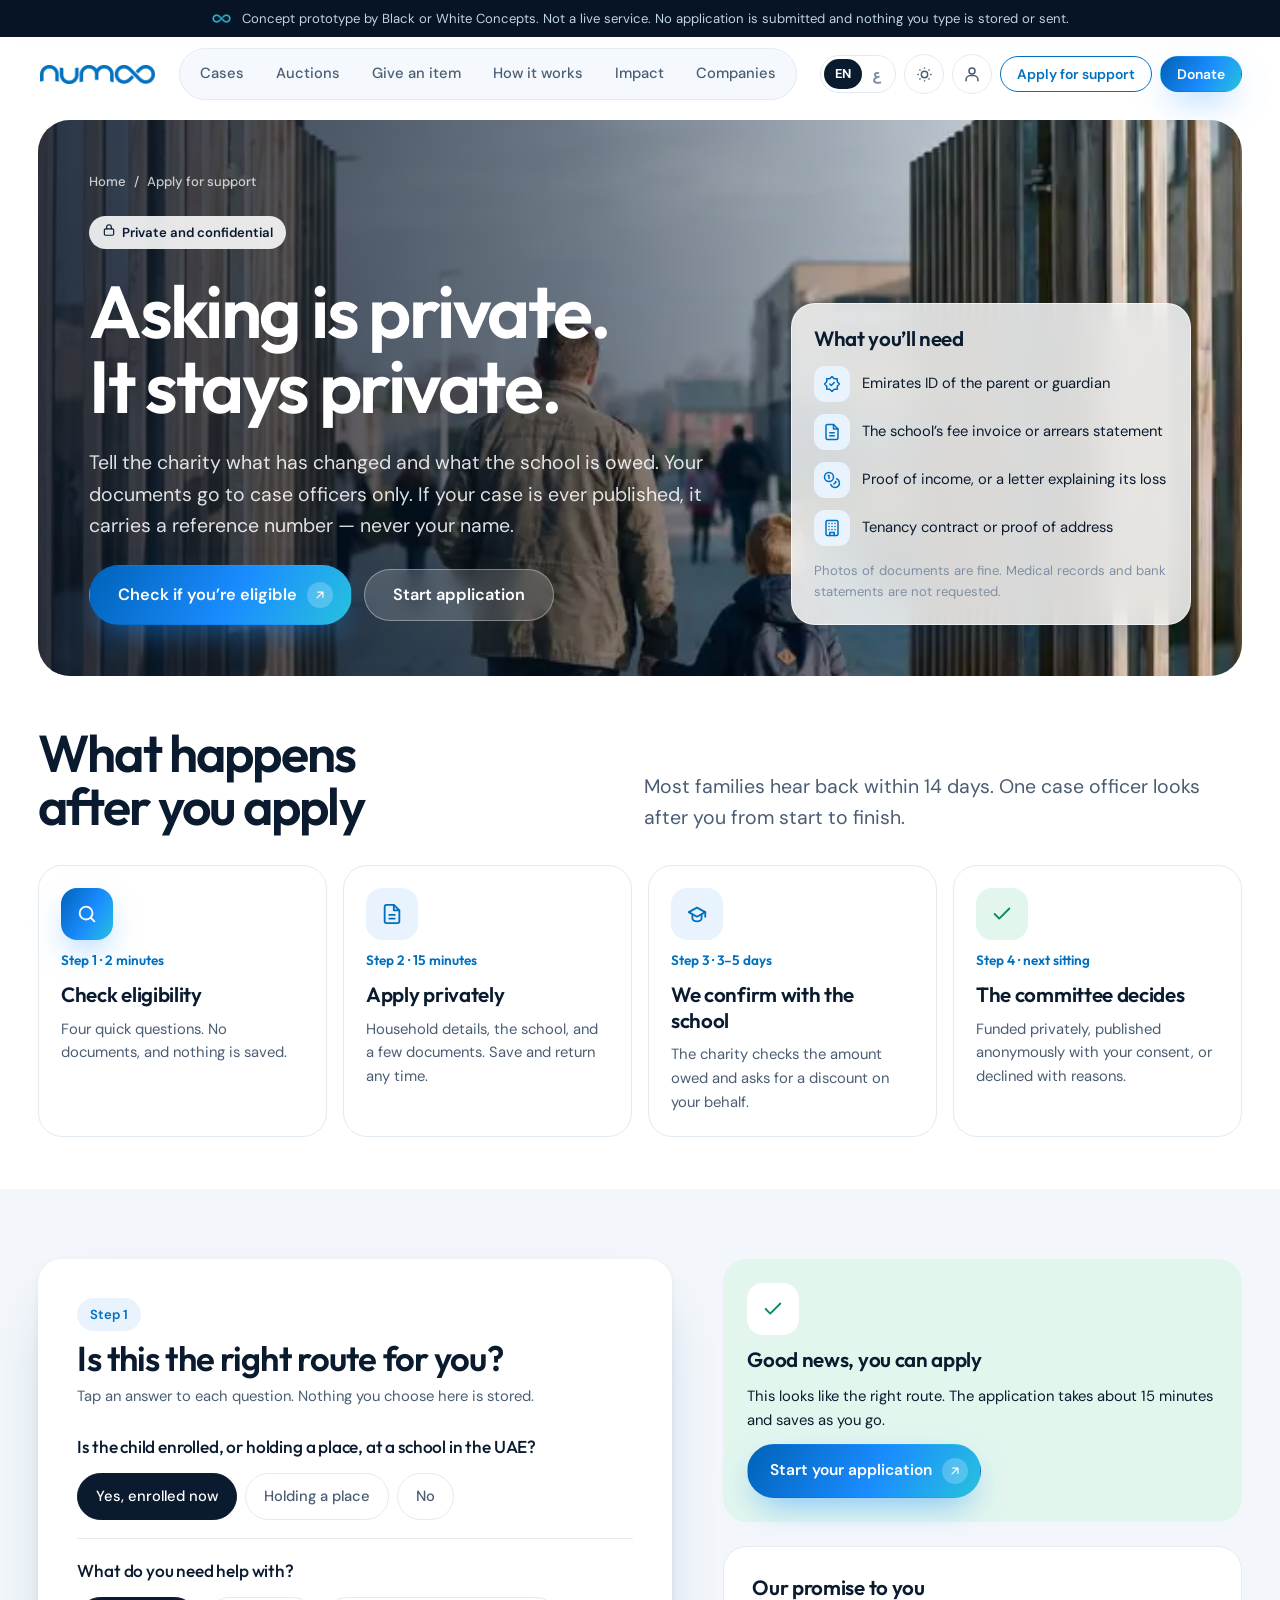
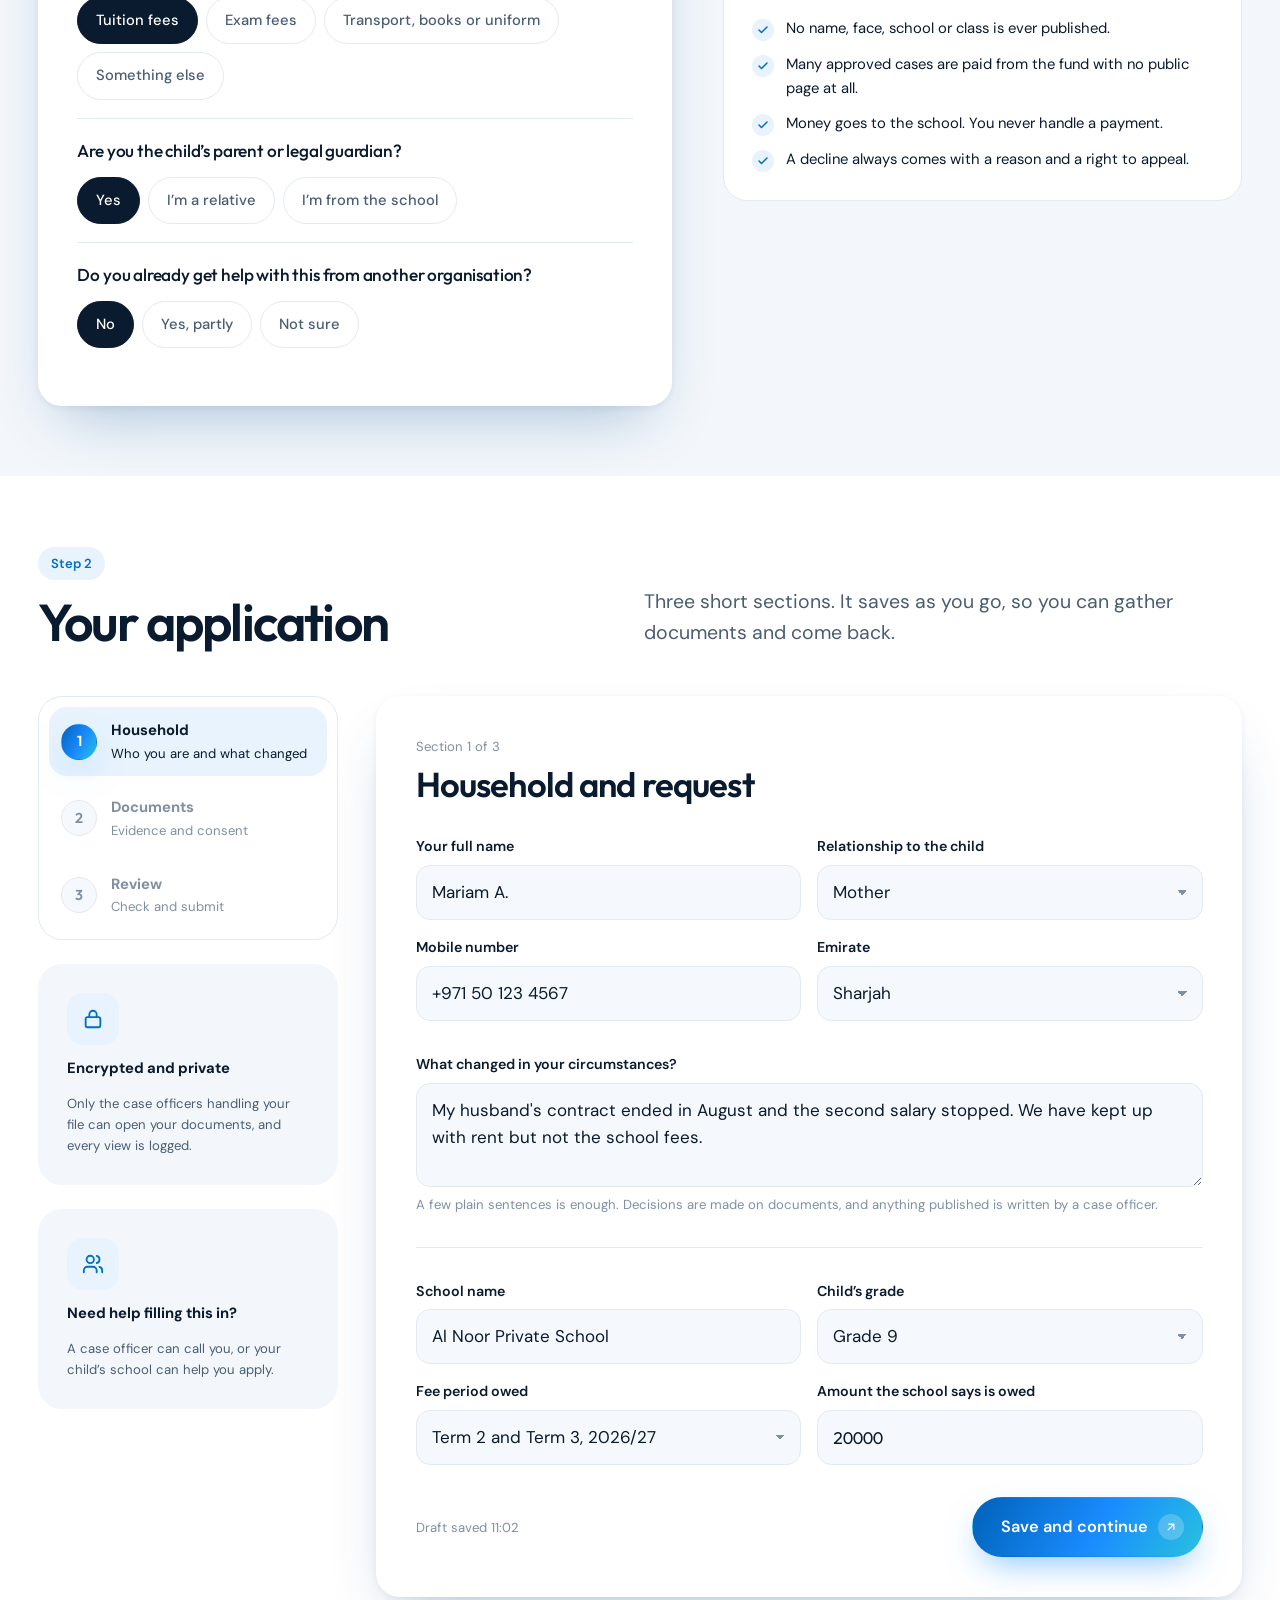
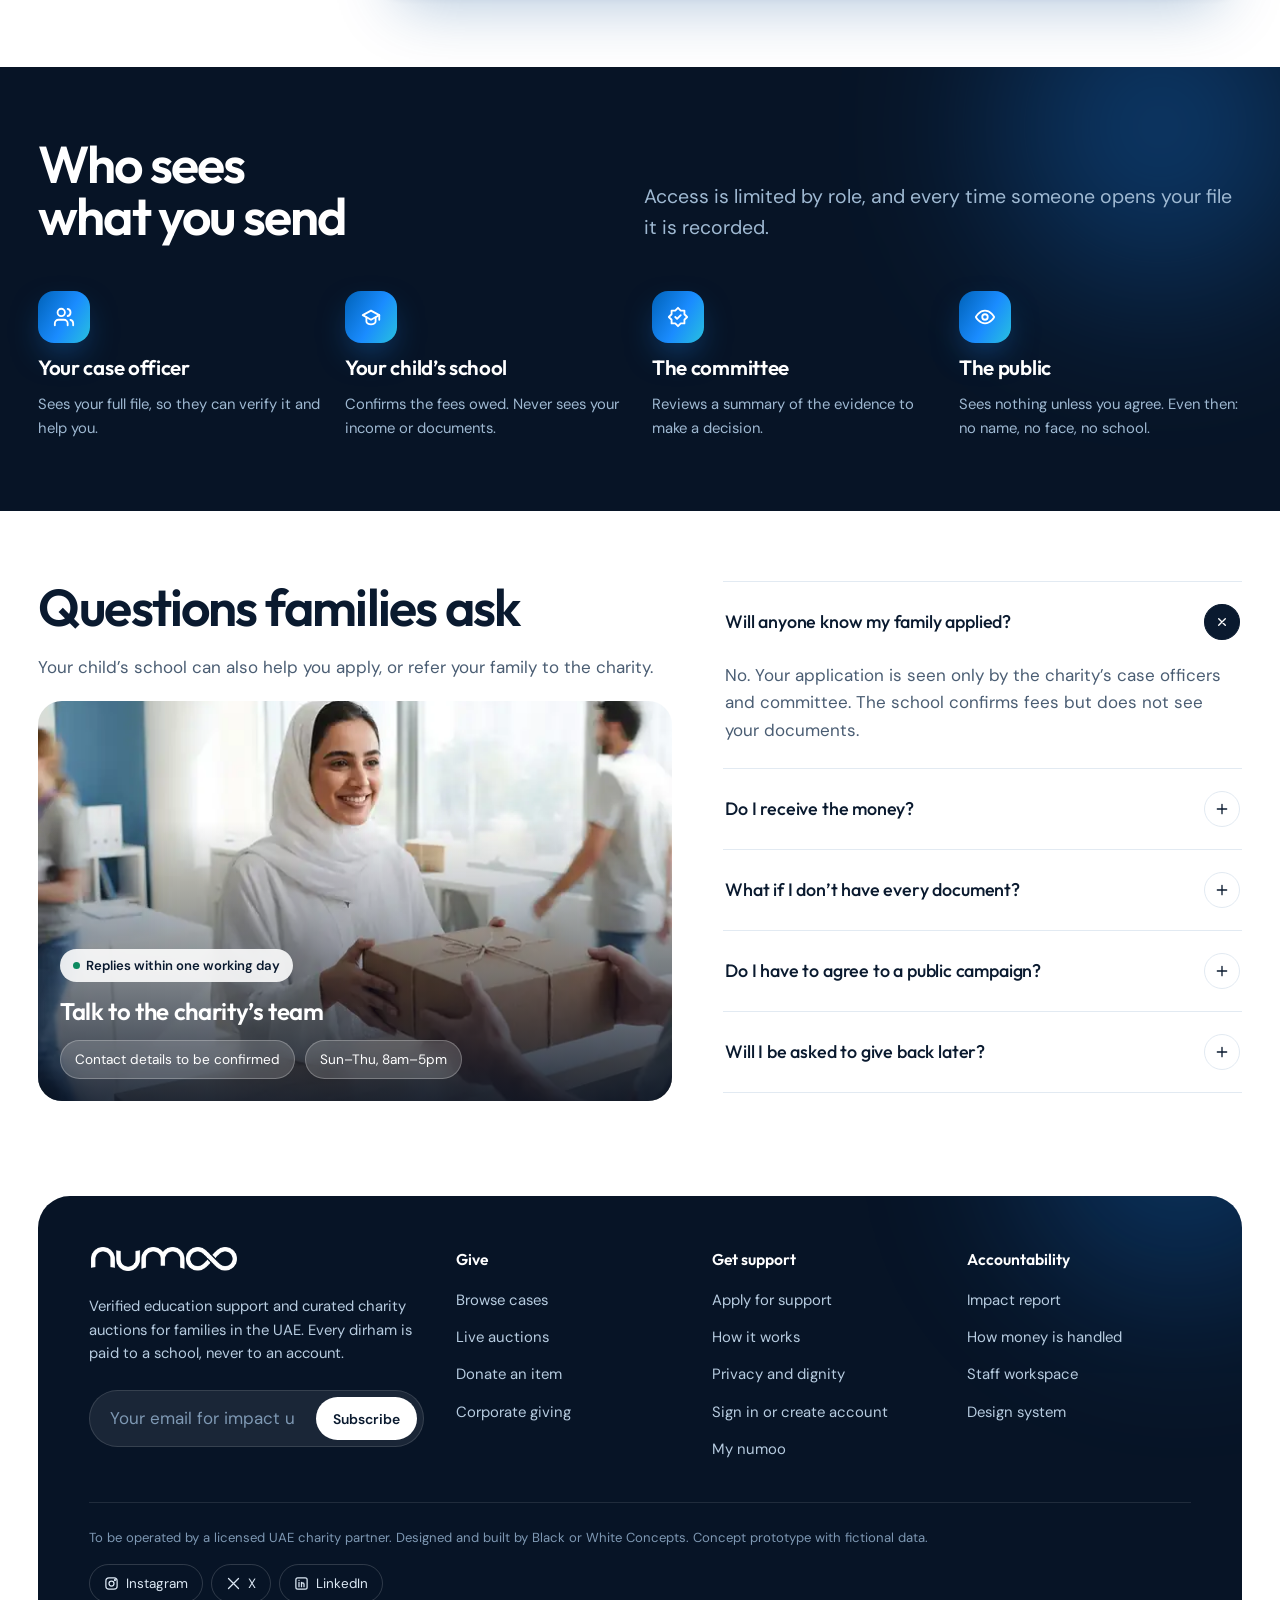
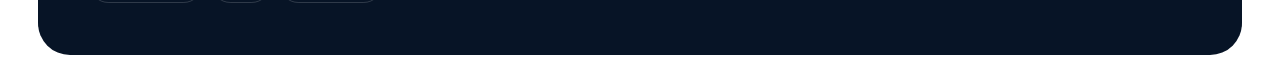
<file: apply.html>
<!doctype html>
<html lang="en">
<head>
<meta charset="utf-8">
<meta name="viewport" content="width=device-width,initial-scale=1,viewport-fit=cover">
<title>Apply for support &middot; numoo</title>
<link rel="stylesheet" href="assets/numoo.css">
<style>
  .hero-apply{display:grid;grid-template-columns:minmax(0,1.2fr) minmax(0,.8fr);gap:28px;align-items:end}
  .needcard{padding:22px;display:flex;flex-direction:column;gap:14px;max-inline-size:400px;justify-self:end}
  .needcard li{display:flex;gap:12px;align-items:center;font-size:.92rem}
  .needcard li .iconbox{inline-size:36px;block-size:36px;border-radius:11px}
  @media(max-width:960px){.hero-apply{grid-template-columns:minmax(0,1fr)}.needcard{justify-self:stretch;max-inline-size:none}}

  .journey{display:grid;grid-template-columns:repeat(4,minmax(0,1fr));gap:16px}
  .journey__i{padding:22px;border-radius:var(--r-card);background:var(--surface);border:1px solid var(--line);display:flex;flex-direction:column;gap:10px}
  .journey__n{font-family:var(--display);font-weight:600;font-size:.85rem;color:var(--brand)}
  @media(max-width:960px){.journey{grid-template-columns:repeat(2,minmax(0,1fr))}}
  @media(max-width:560px){.journey{grid-template-columns:minmax(0,1fr)}}

  .q{display:flex;flex-direction:column;gap:12px;padding-block:18px;border-bottom:1px solid var(--line)}
  .q:last-of-type{border-bottom:0}
  .q__t{font-family:var(--display);font-weight:500;font-size:1.08rem;letter-spacing:-.01em}
  .opts{display:flex;flex-wrap:wrap;gap:8px}
  .opt{position:relative}
  .opt input{position:absolute;opacity:0;inset:0;cursor:pointer;margin:0}
  .opt span{display:inline-flex;align-items:center;gap:8px;padding:11px 18px;border-radius:var(--r-pill);border:1px solid var(--line);
    background:var(--surface);font-size:.92rem;font-weight:500;color:var(--ink-2);transition:all .15s}
  .opt input:hover + span{border-color:var(--brand);color:var(--brand)}
  .opt input:checked + span{background:var(--ink);border-color:var(--ink);color:var(--bg)}
  .opt input:focus-visible + span{outline:3px solid var(--cyan);outline-offset:2px}

  .result{border-radius:var(--r-card);padding:24px;display:flex;flex-direction:column;gap:12px}
  .result--yes{background:var(--good-wash)}
  .result--part{background:var(--warn-wash)}
  .result--no{background:var(--surface-2);border:1px solid var(--line)}

  .appwrap{display:grid;grid-template-columns:300px minmax(0,1fr);gap:clamp(24px,3vw,44px);align-items:start}
  .vstep{display:grid;grid-template-columns:36px minmax(0,1fr);gap:14px;padding:12px;border-radius:18px;color:var(--ink-3);align-items:center}
  .vstep__n{inline-size:36px;block-size:36px;border-radius:50%;display:grid;place-items:center;background:var(--surface-2);border:1px solid var(--line);
    font-family:var(--display);font-weight:600;font-size:.9rem}
  .vstep[data-state="current"]{background:var(--brand-wash);color:var(--ink)}
  .vstep[data-state="current"] .vstep__n{background:var(--grad);color:#fff;border-color:transparent;box-shadow:var(--glow)}
  .vstep[data-state="done"]{color:var(--ink-2)}
  .vstep[data-state="done"] .vstep__n{background:var(--good);color:#fff;border-color:transparent}
  @media(max-width:960px){.appwrap{grid-template-columns:minmax(0,1fr)}.appside{order:2}}

  .formcard{padding:clamp(22px,3vw,40px)}
  .two{display:grid;grid-template-columns:repeat(2,minmax(0,1fr));gap:16px}
  @media(max-width:620px){.two{grid-template-columns:minmax(0,1fr)}}
  .drop{display:flex;align-items:center;gap:14px;padding:16px;border-radius:18px;border:1.5px dashed var(--line);background:var(--surface-2);position:relative}
  .drop:hover{border-color:var(--brand)}
  .drop input{position:absolute;inset:0;opacity:0;cursor:pointer}
  .drop--done{border-style:solid;border-color:transparent;background:var(--good-wash)}
  .reviewgrid{display:grid;grid-template-columns:repeat(2,minmax(0,1fr));gap:12px}
  .reviewgrid > div{padding:14px 16px;border-radius:16px;background:var(--surface-2);display:flex;flex-direction:column;gap:2px}
  @media(max-width:620px){.reviewgrid{grid-template-columns:minmax(0,1fr)}}
  .success{text-align:center;align-items:center}
  .bigcheck{inline-size:76px;block-size:76px;border-radius:50%;display:grid;place-items:center;background:var(--grad);color:#fff;box-shadow:var(--glow)}
</style>
</head>
<body>
<a class="skip" href="#main">Skip to content</a>
<div class="demobar"><div class="shell"><span class="inf" style="color:var(--cyan)"></span><span>Concept prototype by Black or White Concepts. Not a live service. No application is submitted and nothing you type is stored or sent.</span></div></div>
<div class="demobar" id="langnote" hidden style="background:var(--brand-wash);color:var(--brand)"><div class="shell"><span>Arabic is shown to prove the right-to-left layout. Full translation is drafted at build.</span></div></div>
<header id="hdr"></header>

<main id="main">

  <section style="padding-block:8px 0">
    <div class="shell">
      <div class="phero" style="min-block-size:clamp(460px,40vw,560px)">
        <img src="img/father.webp" alt="A father and son walking through a school gate, seen from behind">
        <div class="phero__in hero-apply" style="max-width:none;inline-size:100%">
          <div class="stack stack-5" style="max-width:620px">
            <nav class="crumb" aria-label="Breadcrumb"><a href="index.html">Home</a><span>/</span><span>Apply for support</span></nav>
            <span class="chip chip--glass" style="align-self:start"><span data-icon="lock" data-size="14"></span> Private and confidential</span>
            <h1 class="display h-hero">Asking is private. It stays private.</h1>
            <p class="lede">Tell the charity what has changed and what the school is owed. Your documents go to case officers only. If your case is ever published, it carries a reference number &mdash; never your name.</p>
            <div class="row">
              <a class="btn btn--primary btn--lg" href="#eligibility">Check if you&rsquo;re eligible<span class="arr" data-icon="arrowup" data-size="14"></span></a>
              <a class="btn btn--glass btn--lg" href="#app">Start application</a>
            </div>
          </div>
          <div class="glass needcard">
            <span class="h3">What you&rsquo;ll need</span>
            <ul class="stack stack-3">
              <li><span class="iconbox" data-icon="badge" data-size="18"></span>Emirates ID of the parent or guardian</li>
              <li><span class="iconbox" data-icon="file" data-size="18"></span>The school&rsquo;s fee invoice or arrears statement</li>
              <li><span class="iconbox" data-icon="coins" data-size="18"></span>Proof of income, or a letter explaining its loss</li>
              <li><span class="iconbox" data-icon="building" data-size="18"></span>Tenancy contract or proof of address</li>
            </ul>
            <span class="xs mute-3">Photos of documents are fine. Medical records and bank statements are not requested.</span>
          </div>
        </div>
      </div>
    </div>
  </section>

  <section class="band band--tight">
    <div class="shell stack stack-6">
      <div class="section-head">
        <h2 class="display h1" style="max-width:14ch">What happens after you apply</h2>
        <p class="lede">Most families hear back within 14 days. One case officer looks after you from start to finish.</p>
      </div>
      <div class="journey">
        <div class="journey__i"><span class="iconbox iconbox--grad" data-icon="search"></span><span class="journey__n">Step 1 &middot; 2 minutes</span><span class="h3">Check eligibility</span><p class="sm muted">Four quick questions. No documents, and nothing is saved.</p></div>
        <div class="journey__i"><span class="iconbox" data-icon="file"></span><span class="journey__n">Step 2 &middot; 15 minutes</span><span class="h3">Apply privately</span><p class="sm muted">Household details, the school, and a few documents. Save and return any time.</p></div>
        <div class="journey__i"><span class="iconbox" data-icon="school"></span><span class="journey__n">Step 3 &middot; 3&ndash;5 days</span><span class="h3">We confirm with the school</span><p class="sm muted">The charity checks the amount owed and asks for a discount on your behalf.</p></div>
        <div class="journey__i"><span class="iconbox iconbox--good" data-icon="check"></span><span class="journey__n">Step 4 &middot; next sitting</span><span class="h3">The committee decides</span><p class="sm muted">Funded privately, published anonymously with your consent, or declined with reasons.</p></div>
      </div>
    </div>
  </section>

  <section class="band band--paper" id="eligibility">
    <div class="shell split">
      <div class="card card--raised formcard">
        <div class="stack stack-2" style="margin-block-end:6px">
          <span class="chip chip--brand" style="align-self:start">Step 1</span>
          <h2 class="display h2">Is this the right route for you?</h2>
          <p class="sm muted">Tap an answer to each question. Nothing you choose here is stored.</p>
        </div>
        <form id="elig" onsubmit="event.preventDefault()">
          <div class="q"><span class="q__t">Is the child enrolled, or holding a place, at a school in the UAE?</span>
            <div class="opts"><label class="opt"><input type="radio" name="q1" value="yes" checked><span>Yes, enrolled now</span></label>
              <label class="opt"><input type="radio" name="q1" value="place"><span>Holding a place</span></label>
              <label class="opt"><input type="radio" name="q1" value="no"><span>No</span></label></div></div>
          <div class="q"><span class="q__t">What do you need help with?</span>
            <div class="opts"><label class="opt"><input type="radio" name="q2" value="tuition" checked><span>Tuition fees</span></label>
              <label class="opt"><input type="radio" name="q2" value="exam"><span>Exam fees</span></label>
              <label class="opt"><input type="radio" name="q2" value="other"><span>Transport, books or uniform</span></label>
              <label class="opt"><input type="radio" name="q2" value="else"><span>Something else</span></label></div></div>
          <div class="q"><span class="q__t">Are you the child&rsquo;s parent or legal guardian?</span>
            <div class="opts"><label class="opt"><input type="radio" name="q3" value="yes" checked><span>Yes</span></label>
              <label class="opt"><input type="radio" name="q3" value="rel"><span>I&rsquo;m a relative</span></label>
              <label class="opt"><input type="radio" name="q3" value="school"><span>I&rsquo;m from the school</span></label></div></div>
          <div class="q"><span class="q__t">Do you already get help with this from another organisation?</span>
            <div class="opts"><label class="opt"><input type="radio" name="q4" value="no" checked><span>No</span></label>
              <label class="opt"><input type="radio" name="q4" value="part"><span>Yes, partly</span></label>
              <label class="opt"><input type="radio" name="q4" value="unsure"><span>Not sure</span></label></div></div>
        </form>
      </div>
      <div class="stack stack-5 sticky-col">
        <div class="result result--yes" id="res" aria-live="polite"></div>
        <div class="card stack stack-4">
          <span class="h3">Our promise to you</span>
          <ul class="check-list sm">
            <li><span>No name, face, school or class is ever published.</span></li>
            <li><span>Many approved cases are paid from the fund with no public page at all.</span></li>
            <li><span>Money goes to the school. You never handle a payment.</span></li>
            <li><span>A decline always comes with a reason and a right to appeal.</span></li>
          </ul>
        </div>
      </div>
    </div>
  </section>

  <section class="band" id="app">
    <div class="shell stack stack-7">
      <div class="section-head">
        <div class="stack stack-4"><span class="chip chip--brand" style="align-self:start">Step 2</span>
          <h2 class="display h1">Your application</h2></div>
        <p class="lede">Three short sections. It saves as you go, so you can gather documents and come back.</p>
      </div>

      <div class="appwrap" data-wizard>
        <aside class="appside stack stack-5 sticky-col">
          <div class="card stack stack-2" style="padding:10px">
            <div class="vstep" data-pip><span class="vstep__n">1</span><div class="stack" style="gap:0"><strong class="sm">Household</strong><span class="xs">Who you are and what changed</span></div></div>
            <div class="vstep" data-pip><span class="vstep__n">2</span><div class="stack" style="gap:0"><strong class="sm">Documents</strong><span class="xs">Evidence and consent</span></div></div>
            <div class="vstep" data-pip><span class="vstep__n">3</span><div class="stack" style="gap:0"><strong class="sm">Review</strong><span class="xs">Check and submit</span></div></div>
          </div>
          <div class="card card--soft stack stack-3">
            <span class="iconbox" data-icon="lock"></span>
            <strong class="sm">Encrypted and private</strong>
            <span class="xs muted">Only the case officers handling your file can open your documents, and every view is logged.</span>
          </div>
          <div class="card card--soft stack stack-3">
            <span class="iconbox" data-icon="users"></span>
            <strong class="sm">Need help filling this in?</strong>
            <span class="xs muted">A case officer can call you, or your child&rsquo;s school can help you apply.</span>
          </div>
        </aside>

        <div class="card card--raised formcard">
          <div data-step class="stack stack-6">
            <div class="stack stack-2"><span class="xs mute-3">Section 1 of 3</span><h3 class="display h2">Household and request</h3></div>
            <div class="two">
              <div class="field"><label for="gname">Your full name</label><input class="input" id="gname" autocomplete="name" value="Mariam A."></div>
              <div class="field"><label for="grel">Relationship to the child</label><select class="select" id="grel"><option>Mother</option><option>Father</option><option>Legal guardian</option></select></div>
              <div class="field"><label for="gphone">Mobile number</label><input class="input" id="gphone" inputmode="tel" value="+971 50 123 4567"></div>
              <div class="field"><label for="gemirate">Emirate</label><select class="select" id="gemirate"><option>Sharjah</option><option>Dubai</option><option>Abu Dhabi</option><option>Ajman</option><option>Ras Al Khaimah</option><option>Fujairah</option><option>Umm Al Quwain</option></select></div>
            </div>
            <div class="field"><label for="gwhy">What changed in your circumstances?</label>
              <textarea class="textarea" id="gwhy">My husband's contract ended in August and the second salary stopped. We have kept up with rent but not the school fees.</textarea>
              <span class="hint">A few plain sentences is enough. Decisions are made on documents, and anything published is written by a case officer.</span></div>
            <div class="rule"></div>
            <div class="two">
              <div class="field"><label for="gschool">School name</label><input class="input" id="gschool" value="Al Noor Private School"></div>
              <div class="field"><label for="ggrade">Child&rsquo;s grade</label><select class="select" id="ggrade"><option>Grade 9</option><option>Grade 10</option><option>Grade 11</option><option>Grade 12</option></select></div>
              <div class="field"><label for="gterm">Fee period owed</label><select class="select" id="gterm"><option>Term 2 and Term 3, 2026/27</option><option>Term 2 only</option><option>Full year</option></select></div>
              <div class="field"><label for="gamt">Amount the school says is owed</label><input class="input num" id="gamt" type="number" value="20000" inputmode="numeric"></div>
            </div>
            <div class="row-between"><span class="xs mute-3">Draft saved 11:02</span>
              <button class="btn btn--primary btn--lg" data-next type="button">Save and continue<span class="arr" data-icon="arrowup" data-size="14"></span></button></div>
          </div>

          <div data-step class="stack stack-6" hidden>
            <div class="stack stack-2"><span class="xs mute-3">Section 2 of 3</span><h3 class="display h2">Documents and consent</h3></div>
            <div class="stack stack-3" id="docs"></div>
            <div class="field"><label for="gother">Any other support you receive for this child</label>
              <textarea class="textarea" id="gother" style="min-block-size:76px">The school has already applied a 10% sibling discount.</textarea>
              <span class="hint">This is deducted before any amount is set, so a case is never funded twice.</span></div>
            <div class="stack stack-3">
              <span class="flabel">Consent</span>
              <label class="choice"><input type="checkbox" checked><span class="sm">The charity may contact my child&rsquo;s school to confirm enrolment, the amount owed and where to pay.</span></label>
              <label class="choice"><input type="checkbox" checked><span class="sm">The charity may keep my documents for as long as its record-keeping duties require.</span></label>
              <label class="choice"><input type="checkbox" id="pubconsent"><span class="stack" style="gap:2px"><span class="sm"><strong>Optional:</strong> if approved, an anonymous version of my case may be published to raise funds.</span><span class="xs mute-3">Saying no does not affect your application. You can change this later.</span></span></label>
            </div>
            <div class="row-between"><button class="btn btn--line" data-prev type="button">Back</button>
              <button class="btn btn--primary btn--lg" data-next type="button">Review application<span class="arr" data-icon="arrowup" data-size="14"></span></button></div>
          </div>

          <div data-step class="stack stack-6" hidden>
            <div class="stack stack-2"><span class="xs mute-3">Section 3 of 3</span><h3 class="display h2">Check before you send</h3></div>
            <div class="reviewgrid">
              <div><span class="xs mute-3">Applicant</span><strong>Mariam A., mother</strong></div>
              <div><span class="xs mute-3">Emirate</span><strong>Sharjah</strong></div>
              <div><span class="xs mute-3">School</span><strong>Al Noor Private School</strong></div>
              <div><span class="xs mute-3">Grade and period</span><strong>Grade 9 &middot; Term 2 and 3</strong></div>
              <div><span class="xs mute-3">Amount owed</span><strong class="amount">AED 20,000</strong></div>
              <div><span class="xs mute-3">Documents</span><strong>3 of 4 attached</strong></div>
              <div><span class="xs mute-3">Other support</span><strong>10% sibling discount</strong></div>
              <div><span class="xs mute-3">Public campaign</span><strong id="pubsum">Not consented</strong></div>
            </div>
            <div class="notice notice--brand"><svg class="notice__i" viewBox="0 0 24 24" fill="none" stroke="currentColor" stroke-width="2"><circle cx="12" cy="12" r="9"/><path d="M12 8v5M12 16h.01"/></svg>
              <span class="sm">You can submit now and add the missing document later. Your case officer will ask for it, and the review waits until it arrives.</span></div>
            <div class="row-between"><button class="btn btn--line" data-prev type="button">Back</button>
              <button class="btn btn--primary btn--lg" id="submit" type="button">Submit application<span class="arr" data-icon="arrowup" data-size="14"></span></button></div>
          </div>

          <div data-step class="stack stack-6" hidden>
            <div class="stack stack-4 success">
              <span class="bigcheck" data-icon="check" data-size="36"></span>
              <h3 class="display h2">Application received</h3>
              <p class="body center">Your reference is <strong class="num">APP-024</strong>. A case officer will be in touch within two working days. Nothing has been made public.</p>
            </div>
            <div class="card card--soft"><div class="trail" id="apptrail"></div></div>
            <div class="row" style="justify-content:center"><a class="btn btn--dark btn--lg" href="my-numoo.html">Track your application<span class="arr" data-icon="arrowup" data-size="14"></span></a></div>
          </div>
        </div>
      </div>
    </div>
  </section>

  <section class="band band--ink">
    <div class="glowbg glowbg--a" style="inset-block-start:-200px;inset-inline-end:-140px;opacity:.4"></div>
    <div class="shell stack stack-7 z1">
      <div class="section-head">
        <h2 class="display h1" style="color:#fff;max-width:15ch">Who sees what you send</h2>
        <p class="lede">Access is limited by role, and every time someone opens your file it is recorded.</p>
      </div>
      <div class="grid g-4">
        <div class="stack stack-3"><span class="iconbox iconbox--grad" data-icon="users"></span><span class="h3" style="color:#fff">Your case officer</span><p class="sm muted">Sees your full file, so they can verify it and help you.</p></div>
        <div class="stack stack-3"><span class="iconbox iconbox--grad" data-icon="school"></span><span class="h3" style="color:#fff">Your child&rsquo;s school</span><p class="sm muted">Confirms the fees owed. Never sees your income or documents.</p></div>
        <div class="stack stack-3"><span class="iconbox iconbox--grad" data-icon="badge"></span><span class="h3" style="color:#fff">The committee</span><p class="sm muted">Reviews a summary of the evidence to make a decision.</p></div>
        <div class="stack stack-3"><span class="iconbox iconbox--grad" data-icon="eye"></span><span class="h3" style="color:#fff">The public</span><p class="sm muted">Sees nothing unless you agree. Even then: no name, no face, no school.</p></div>
      </div>
    </div>
  </section>

  <section class="band">
    <div class="shell split">
      <div class="faqside">
        <h2 class="display h1">Questions families ask</h2>
        <p class="body">Your child&rsquo;s school can also help you apply, or refer your family to the charity.</p>
        <div class="contactcard">
          <img src="img/volunteer.webp" alt="A charity team member at a reception desk" loading="lazy">
          <div class="contactcard__in">
            <span class="chip chip--glass" style="align-self:start"><span class="chip__dot" style="color:var(--good)"></span>Replies within one working day</span>
            <strong class="h3" style="color:#fff;font-size:1.5rem">Talk to the charity&rsquo;s team</strong>
            <div class="contactrow"><span>Contact details to be confirmed</span><span>Sun&ndash;Thu, 8am&ndash;5pm</span></div>
          </div>
        </div>
      </div>
      <div class="faq">
        <details open><summary>Will anyone know my family applied?<span class="pm" data-icon="plus" data-size="16"></span></summary>
          <p>No. Your application is seen only by the charity&rsquo;s case officers and committee. The school confirms fees but does not see your documents.</p></details>
        <details><summary>Do I receive the money?<span class="pm" data-icon="plus" data-size="16"></span></summary>
          <p>No. Approved support is paid directly to the school against its invoice. You never need to handle or account for a payment.</p></details>
        <details><summary>What if I don&rsquo;t have every document?<span class="pm" data-icon="plus" data-size="16"></span></summary>
          <p>Submit what you have. Your case officer will tell you exactly what is still needed, and your application waits until it arrives.</p></details>
        <details><summary>Do I have to agree to a public campaign?<span class="pm" data-icon="plus" data-size="16"></span></summary>
          <p>No. Many cases are paid from the Education Fund with no public page. Saying no never affects the decision.</p></details>
        <details><summary>Will I be asked to give back later?<span class="pm" data-icon="plus" data-size="16"></span></summary>
          <p>Only if you want to. Any future pledge to give back is voluntary and never a condition of support.</p></details>
      </div>
    </div>
  </section>
</main>
<footer id="ftr"></footer>

<script>
window.pageInit = function () {
  var N = window.NUMOO;

  function result() {
    var v = function (n) { var r = document.querySelector('input[name="' + n + '"]:checked'); return r ? r.value : ""; };
    var q1 = v("q1"), q2 = v("q2"), q3 = v("q3"), q4 = v("q4"), box = document.getElementById("res");
    var no = q1 === "no" || q2 === "else", part = !no && (q3 !== "yes" || q4 !== "no");
    box.className = "result " + (no ? "result--no" : part ? "result--part" : "result--yes");
    box.innerHTML = no
      ? '<span class="iconbox" data-icon="search"></span><strong class="h3">This programme may not fit</strong><p class="sm muted">The pilot covers school costs for children enrolled in the UAE. A case officer can still point you to another organisation.</p><a class="btn btn--line" href="how-it-works.html" style="align-self:start">See how support works</a>'
      : part
      ? '<span class="iconbox" style="background:#fff;color:var(--warn)" data-icon="file"></span><strong class="h3">You can apply, with one extra step</strong><p class="sm">' + (q3 !== "yes" ? "The parent or legal guardian will need to confirm consent separately. " : "") + (q4 !== "no" ? "Existing support is reconciled first, so a case is never funded twice." : "") + '</p><a class="btn btn--primary" href="#app" style="align-self:start">Start your application</a>'
      : '<span class="iconbox" style="background:#fff;color:var(--good)" data-icon="check"></span><strong class="h3">Good news, you can apply</strong><p class="sm">This looks like the right route. The application takes about 15 minutes and saves as you go.</p><a class="btn btn--primary" href="#app" style="align-self:start">Start your application<span class="arr" data-icon="arrowup" data-size="14"></span></a>';
    N.qsa("[data-icon]", box).forEach(function (n) { n.innerHTML = N.icon(n.dataset.icon, Number(n.dataset.size) || 22); });
  }
  N.qsa("#elig input").forEach(function (i) { i.addEventListener("change", result); });
  result();

  var docs = [["Emirates ID, parent or guardian", "ID-front.jpg", 1], ["School fee invoice or arrears statement", "invoice-term2.pdf", 1],
              ["Proof of income, or letter of loss", "end-of-contract.pdf", 1], ["Tenancy contract or proof of address", "", 0]];
  document.getElementById("docs").innerHTML = docs.map(function (d) {
    return '<label class="drop' + (d[2] ? ' drop--done' : '') + '"><span class="iconbox ' + (d[2] ? 'iconbox--good' : '') + '" style="inline-size:44px;block-size:44px;border-radius:13px">' +
      N.icon(d[2] ? "check" : "plus", 20) + '</span><span class="stack" style="gap:2px;min-width:0;flex:1"><strong class="sm">' + d[0] + '</strong>' +
      '<span class="xs mute-3">' + (d[2] ? d[1] + ' · scanned and encrypted' : 'Tap to upload a photo or PDF') + '</span></span>' +
      (d[2] ? '<span class="chip chip--good">Attached</span>' : '<span class="chip">Needed</span><input type="file" aria-label="Upload ' + d[0] + '">') + '</label>';
  }).join("");

  document.getElementById("pubconsent").addEventListener("change", function (e) {
    document.getElementById("pubsum").textContent = e.target.checked ? "Consented, anonymous only" : "Not consented";
  });

  document.getElementById("apptrail").innerHTML = N.trailHTML([
    ["Submitted", "02 Nov 2026", "Received and queued for a case officer", "done"],
    ["Case officer assigned", "Within 2 working days", "You can message them from My numoo", "pending"],
    ["School verification", "3–5 working days", "We contact the school directly", "pending"],
    ["Committee decision", "Next sitting", "Recorded with reasons", "pending"]
  ]);

  var root = document.querySelector("[data-wizard]");
  document.getElementById("submit").addEventListener("click", function () {
    N.qsa("[data-step]", root).forEach(function (s, i) { s.hidden = i !== 3; });
    N.qsa("[data-pip]", root).forEach(function (p) { p.dataset.state = "done"; });
    window.scrollTo({ top: root.getBoundingClientRect().top + window.scrollY - 100 });
  });
};
</script>
<script src="assets/numoo.js"></script>
</body>
</html>
</file>
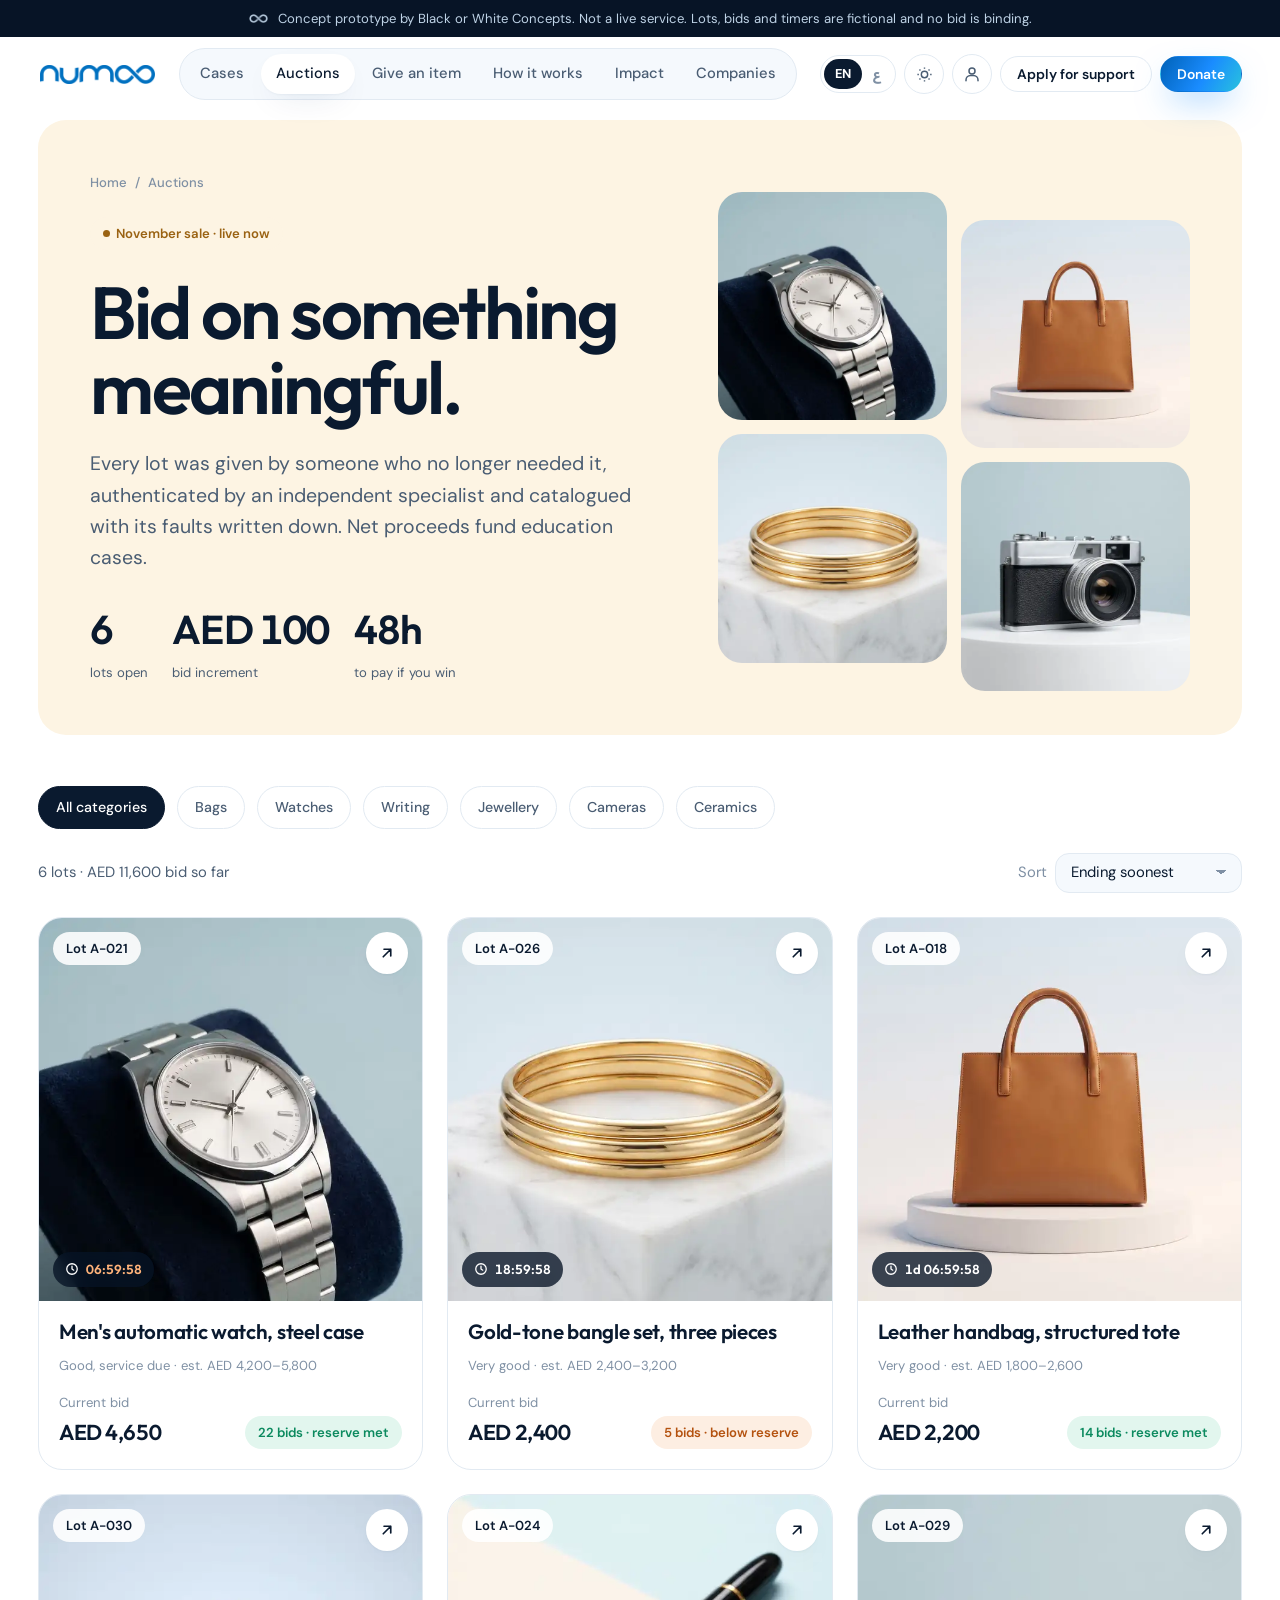
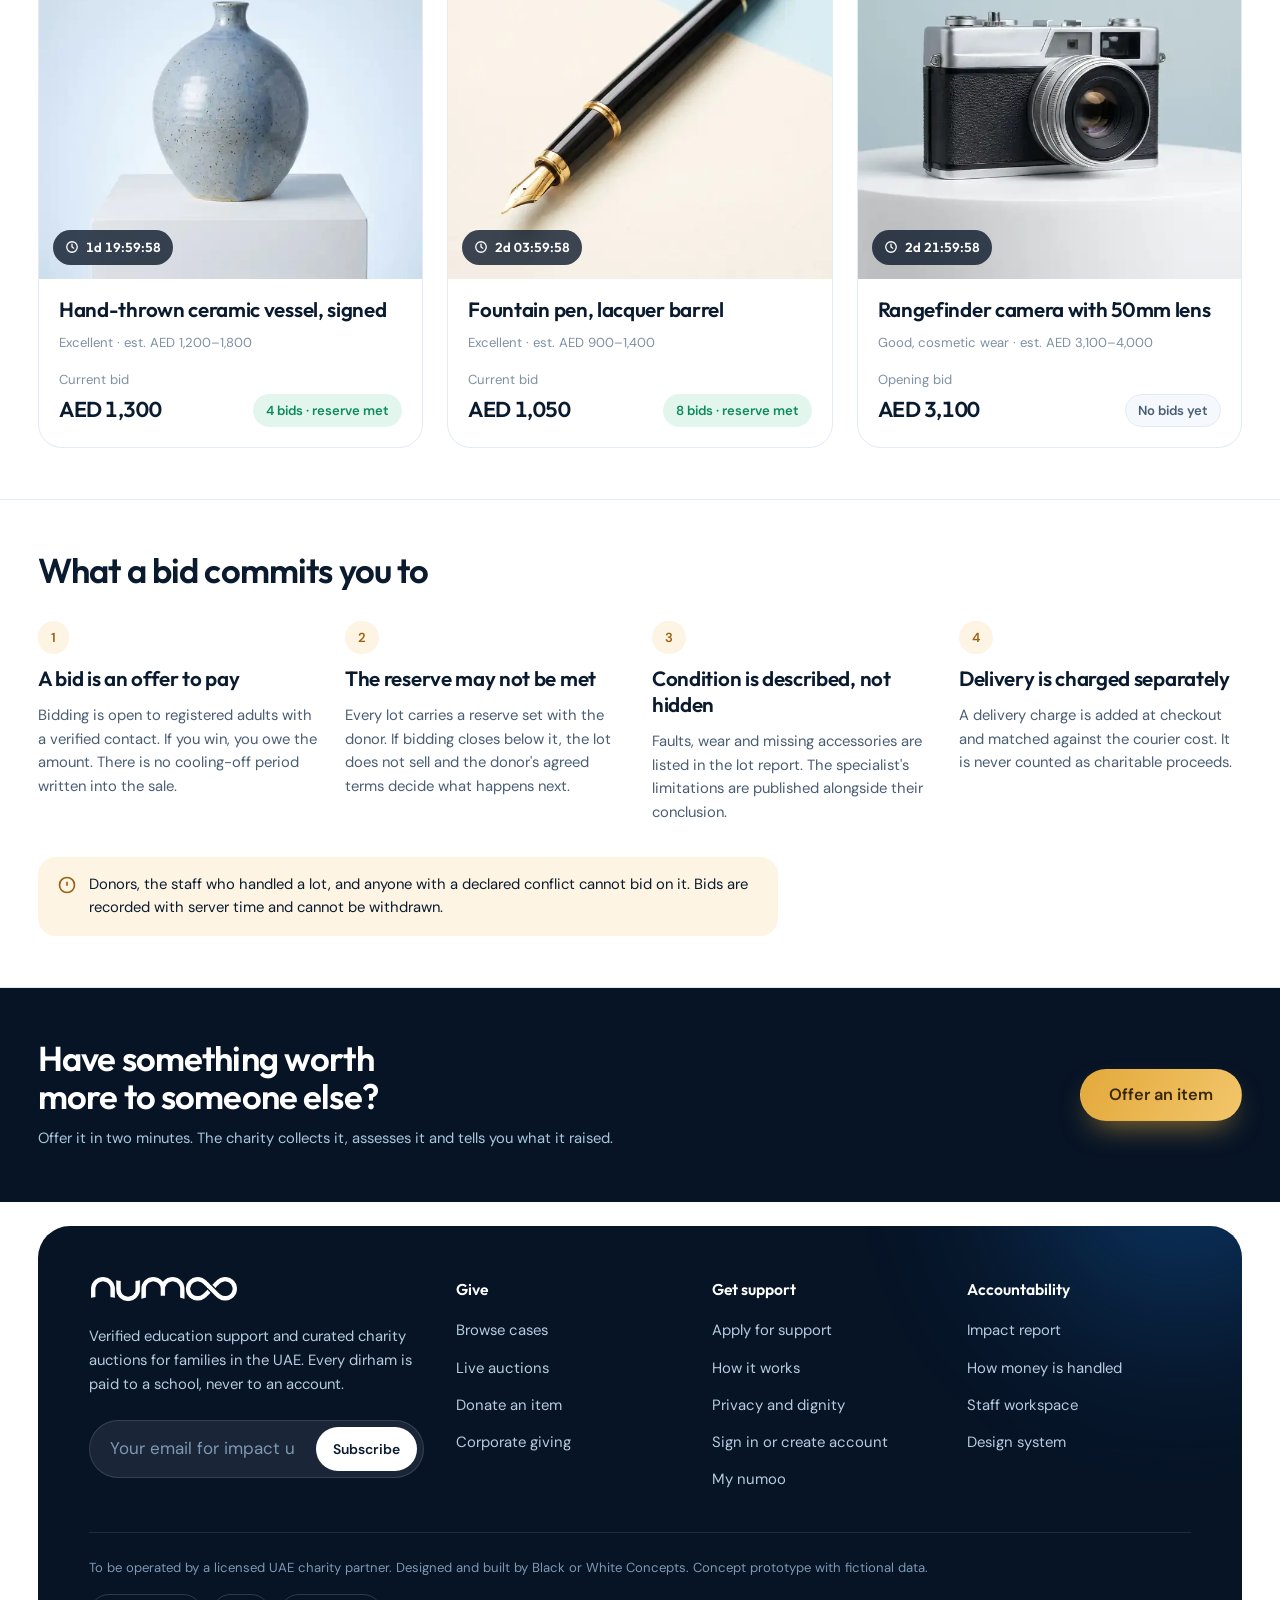
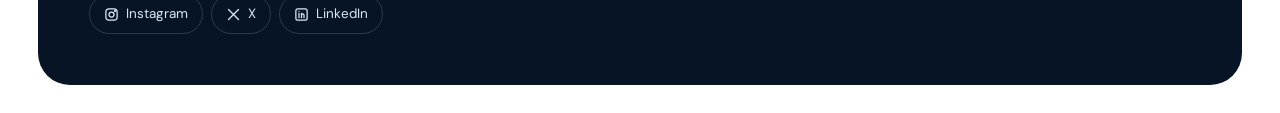
<file: auctions.html>
<!doctype html>
<html lang="en">
<head>
<meta charset="utf-8">
<meta name="viewport" content="width=device-width,initial-scale=1,viewport-fit=cover">
<title>Auctions &middot; numoo</title>
<link rel="stylesheet" href="assets/numoo.css">
</head>
<body>
<a class="skip" href="#main">Skip to content</a>
<div class="demobar"><div class="shell"><span class="inf"></span><span>Concept prototype by Black or White Concepts. Not a live service. Lots, bids and timers are fictional and no bid is binding.</span></div></div>
<div class="demobar" id="langnote" hidden style="background:var(--brand-wash);color:var(--brand)"><div class="shell"><span>Arabic is shown here to prove the right-to-left layout. Translation is drafted at build.</span></div></div>
<header id="hdr"></header>

<main id="main">
  <section class="band--tight" style="padding-block:8px 0">
    <div class="shell">
      <div class="panel" style="background:var(--gold-wash);border-color:transparent;padding:clamp(24px,4vw,56px)">
        <div class="split split--center">
          <div class="stack stack-5">
            <nav class="crumb" aria-label="Breadcrumb"><a href="index.html">Home</a><span>/</span><span>Auctions</span></nav>
            <span class="chip chip--gold" style="align-self:start"><span class="chip__dot"></span>November sale &middot; live now</span>
            <h1 class="display h-hero">Bid on something meaningful.</h1>
            <p class="lede">Every lot was given by someone who no longer needed it, authenticated by an independent specialist and catalogued with its faults written down. Net proceeds fund education cases.</p>
            <div class="row" style="gap:24px">
              <div class="stack" style="gap:0"><span class="amount amount--xl">6</span><span class="xs muted">lots open</span></div>
              <div class="stack" style="gap:0"><span class="amount amount--xl">AED 100</span><span class="xs muted">bid increment</span></div>
              <div class="stack" style="gap:0"><span class="amount amount--xl">48h</span><span class="xs muted">to pay if you win</span></div>
            </div>
          </div>
          <div class="grid g-2" style="gap:14px">
            <div class="photo" style="aspect-ratio:1"><img src="img/watch.webp" alt="Steel automatic watch on a velvet cushion"></div>
            <div class="photo" style="aspect-ratio:1;transform:translateY(28px)"><img src="img/bag.webp" alt="Tan leather tote on a plinth"></div>
            <div class="photo" style="aspect-ratio:1"><img src="img/jewel.webp" alt="Three gold bangles on marble"></div>
            <div class="photo" style="aspect-ratio:1;transform:translateY(28px)"><img src="img/camera.webp" alt="Rangefinder camera"></div>
          </div>
        </div>
      </div>
    </div>
  </section>

  <section class="band band--tight">
    <div class="shell stack stack-5">
      <div class="row" role="group" aria-label="Filter lots" id="f-cat"></div>
      <div class="row-between">
        <p class="sm muted" id="count"></p>
        <label class="row sm" style="gap:8px"><span class="mute-3">Sort</span>
          <select class="select" id="sort" style="inline-size:auto;padding-block:7px">
            <option value="ending">Ending soonest</option>
            <option value="low">Lowest current bid</option>
            <option value="high">Highest current bid</option>
          </select></label>
      </div>
      <div class="grid g-3" id="list"></div>
    </div>
  </section>

  <section class="band band--tight band--surface" style="border-block:1px solid var(--line)">
    <div class="shell stack stack-6">
      <h2 class="display h2">What a bid commits you to</h2>
      <div class="grid g-4">
        <div class="stack stack-3"><span class="chip chip--gold" style="align-self:start">1</span><span class="h3">A bid is an offer to pay</span>
          <p class="sm muted">Bidding is open to registered adults with a verified contact. If you win, you owe the amount. There is no cooling-off period written into the sale.</p></div>
        <div class="stack stack-3"><span class="chip chip--gold" style="align-self:start">2</span><span class="h3">The reserve may not be met</span>
          <p class="sm muted">Every lot carries a reserve set with the donor. If bidding closes below it, the lot does not sell and the donor's agreed terms decide what happens next.</p></div>
        <div class="stack stack-3"><span class="chip chip--gold" style="align-self:start">3</span><span class="h3">Condition is described, not hidden</span>
          <p class="sm muted">Faults, wear and missing accessories are listed in the lot report. The specialist's limitations are published alongside their conclusion.</p></div>
        <div class="stack stack-3"><span class="chip chip--gold" style="align-self:start">4</span><span class="h3">Delivery is charged separately</span>
          <p class="sm muted">A delivery charge is added at checkout and matched against the courier cost. It is never counted as charitable proceeds.</p></div>
      </div>
      <div class="notice notice--gold" style="max-width:74ch">
        <svg class="notice__i" viewBox="0 0 24 24" fill="none" stroke="currentColor" stroke-width="2"><circle cx="12" cy="12" r="9"/><path d="M12 8v5M12 16h.01"/></svg>
        <p class="sm">Donors, the staff who handled a lot, and anyone with a declared conflict cannot bid on it. Bids are recorded with server time and cannot be withdrawn.</p>
      </div>
    </div>
  </section>

  <section class="band band--ink band--tight">
    <div class="shell row-between">
      <div class="stack stack-3" style="max-width:52ch">
        <h2 class="display h2" style="color:#fff">Have something worth more to someone else?</h2>
        <p class="sm" style="color:#A9C8DD">Offer it in two minutes. The charity collects it, assesses it and tells you what it raised.</p>
      </div>
      <a class="btn btn--gold btn--lg" href="give-item.html">Offer an item</a>
    </div>
  </section>
</main>
<footer id="ftr"></footer>

<script>
window.pageInit = function () {
  var N = window.NUMOO, cat = "All";
  var names = { bag: "Bags", watch: "Watches", pen: "Writing", jewel: "Jewellery", camera: "Cameras", ceramic: "Ceramics" };
  var cats = ["All"].concat(Object.keys(names));

  function chips() {
    document.getElementById("f-cat").innerHTML = cats.map(function (v) {
      return '<button class="filterchip" type="button" data-v="' + v + '" aria-pressed="' + (cat === v) + '">' +
        (v === "All" ? "All categories" : names[v]) + '</button>';
    }).join("");
    N.qsa("#f-cat button").forEach(function (b) {
      b.addEventListener("click", function () { cat = b.dataset.v; chips(); render(); });
    });
  }

  function render() {
    var rows = N.LOTS.filter(function (l) { return cat === "All" || l.cat === cat; });
    var s = document.getElementById("sort").value;
    rows.sort(function (a, b) {
      if (s === "ending") return a.ends - b.ends;
      var av = a.bid || a.reserve, bv = b.bid || b.reserve;
      return s === "low" ? av - bv : bv - av;
    });
    document.getElementById("count").textContent = rows.length + (rows.length === 1 ? " lot" : " lots") +
      " · " + N.money(rows.reduce(function (t, l) { return t + (l.bid || 0); }, 0)) + " bid so far";
    document.getElementById("list").innerHTML = rows.map(N.lotCard).join("");
    N.refresh();
  }

  document.getElementById("sort").addEventListener("change", render);
  chips(); render();
};
</script>
<script src="assets/numoo.js"></script>
</body>
</html>
</file>
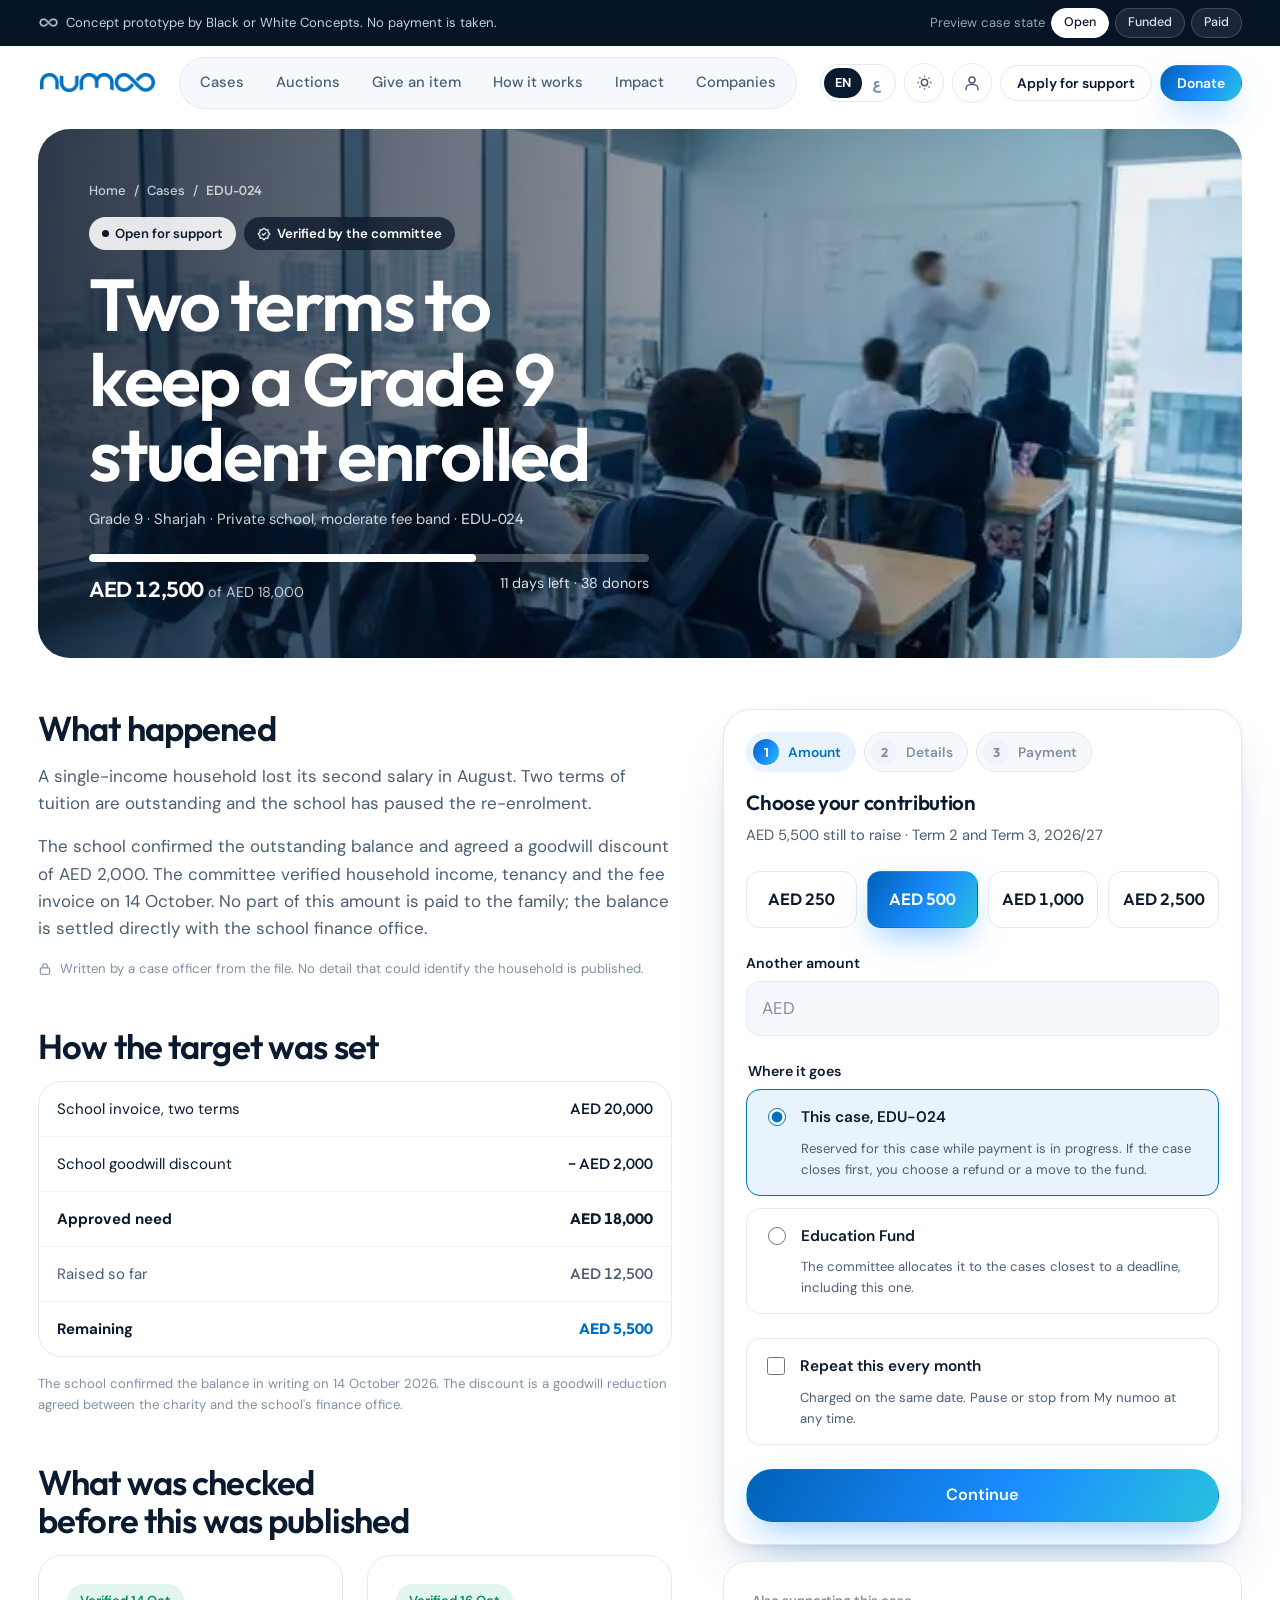
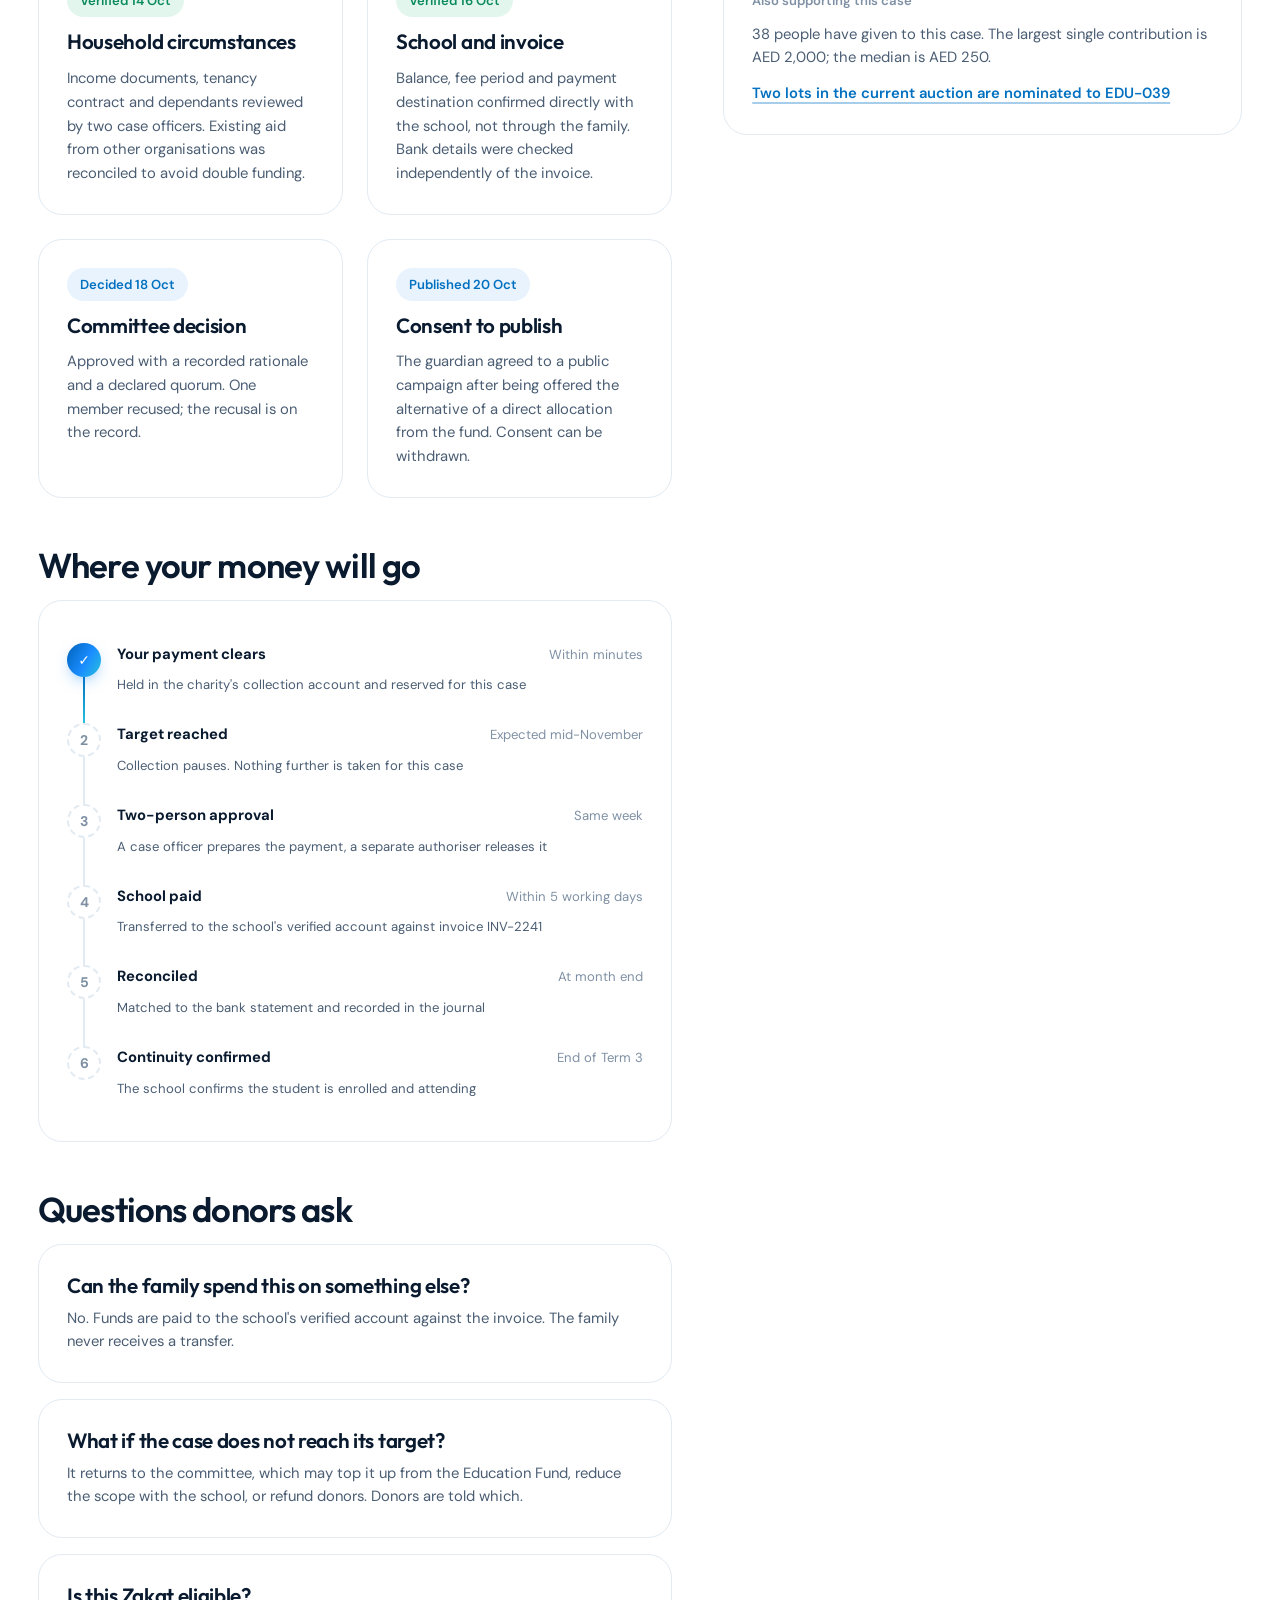
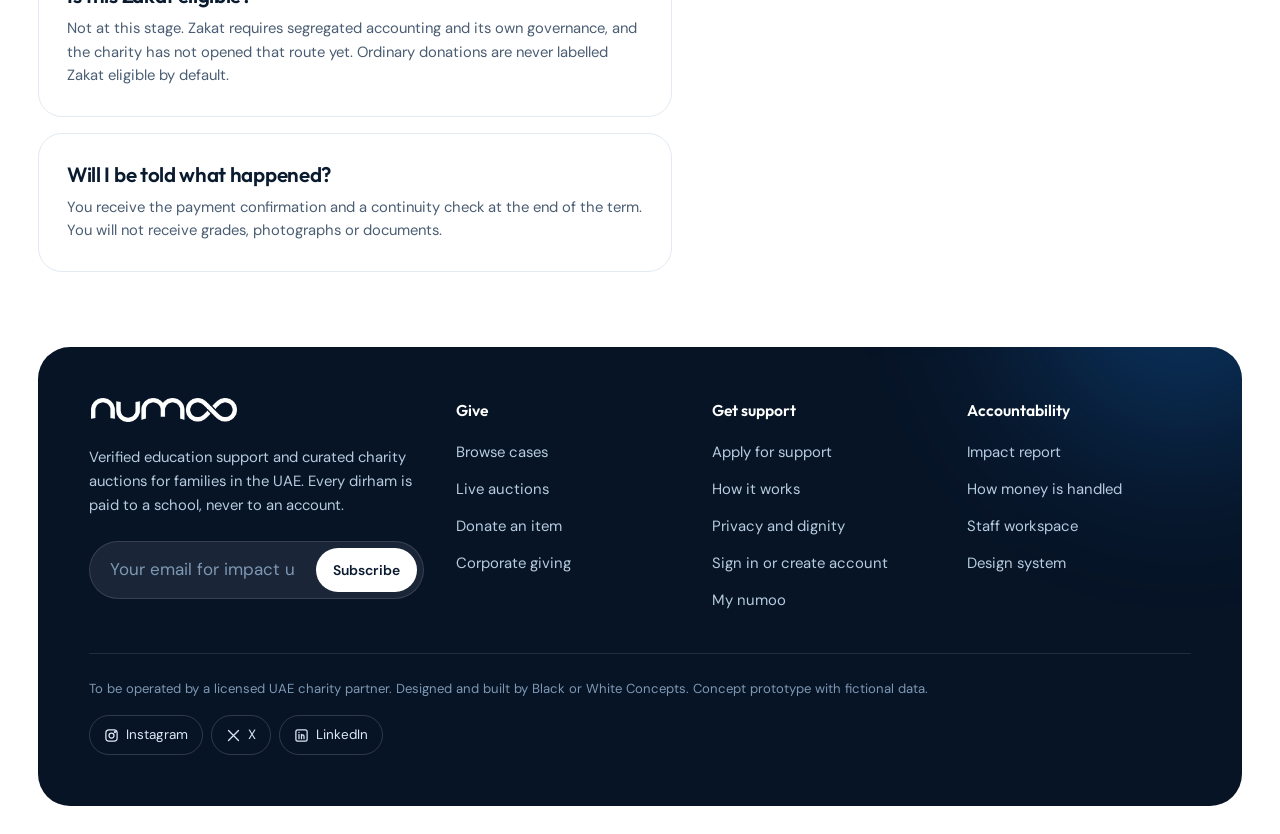
<file: case.html>
<!doctype html>
<html lang="en">
<head>
<meta charset="utf-8">
<meta name="viewport" content="width=device-width,initial-scale=1,viewport-fit=cover">
<title>Case EDU-024 &middot; numoo</title>
<link rel="stylesheet" href="assets/numoo.css">
</head>
<body>
<a class="skip" href="#main">Skip to content</a>
<div class="demobar"><div class="shell" style="justify-content:space-between;flex-wrap:wrap">
  <span class="row" style="gap:8px"><span class="inf"></span><span>Concept prototype by Black or White Concepts. No payment is taken.</span></span>
  <span class="row" style="gap:6px"><span class="mute-3">Preview case state</span>
    <button class="filterchip btn--sm" type="button" data-state="open" aria-pressed="true">Open</button>
    <button class="filterchip btn--sm" type="button" data-state="funded" aria-pressed="false">Funded</button>
    <button class="filterchip btn--sm" type="button" data-state="paid" aria-pressed="false">Paid</button>
  </span>
</div></div>
<div class="demobar" id="langnote" hidden style="background:var(--brand-wash);color:var(--brand)"><div class="shell"><span>Arabic is shown here to prove the right-to-left layout. Translation is drafted at build.</span></div></div>
<header id="hdr"></header>

<main id="main">
  <section style="padding-block:8px 0">
    <div class="shell">
      <div class="phero" style="min-block-size:clamp(380px,38vw,480px)">
        <img src="img/classroom.webp" alt="Students in a bright classroom, seen from behind">
        <div class="phero__in" style="max-width:760px" id="casehead"></div>
      </div>
    </div>
  </section>

  <section class="band band--tight">
    <div class="shell split">

      <div class="stack stack-7">
        <div class="stack stack-4">
          <h2 class="display h2">What happened</h2>
          <p class="body" id="summary"></p>
          <p class="body" id="detail"></p>
          <p class="priv"><svg width="14" height="14" viewBox="0 0 24 24" fill="none" stroke="currentColor" stroke-width="2"><rect x="4" y="10" width="16" height="11" rx="2"/><path d="M8 10V7a4 4 0 0 1 8 0v3"/></svg>
            Written by a case officer from the file. No detail that could identify the household is published.</p>
        </div>

        <div class="stack stack-4">
          <h2 class="display h2">How the target was set</h2>
          <div class="tablewrap"><table class="t"><caption class="sr">Fee breakdown for case EDU-024</caption>
            <tbody id="feerows"></tbody></table></div>
          <p class="xs mute-3">The school confirmed the balance in writing on 14 October 2026. The discount is a goodwill reduction agreed between the charity and the school's finance office.</p>
        </div>

        <div class="stack stack-4">
          <h2 class="display h2">What was checked before this was published</h2>
          <div class="grid g-2">
            <div class="card stack stack-3"><span class="chip chip--good" style="align-self:start">Verified 14 Oct</span>
              <span class="h3">Household circumstances</span>
              <p class="sm muted">Income documents, tenancy contract and dependants reviewed by two case officers. Existing aid from other organisations was reconciled to avoid double funding.</p></div>
            <div class="card stack stack-3"><span class="chip chip--good" style="align-self:start">Verified 16 Oct</span>
              <span class="h3">School and invoice</span>
              <p class="sm muted">Balance, fee period and payment destination confirmed directly with the school, not through the family. Bank details were checked independently of the invoice.</p></div>
            <div class="card stack stack-3"><span class="chip chip--brand" style="align-self:start">Decided 18 Oct</span>
              <span class="h3">Committee decision</span>
              <p class="sm muted">Approved with a recorded rationale and a declared quorum. One member recused; the recusal is on the record.</p></div>
            <div class="card stack stack-3"><span class="chip chip--brand" style="align-self:start">Published 20 Oct</span>
              <span class="h3">Consent to publish</span>
              <p class="sm muted">The guardian agreed to a public campaign after being offered the alternative of a direct allocation from the fund. Consent can be withdrawn.</p></div>
          </div>
        </div>

        <div class="stack stack-4">
          <h2 class="display h2">Where your money will go</h2>
          <div class="card"><div class="trail" id="trail"></div></div>
        </div>

        <div class="stack stack-4">
          <h2 class="display h2">Questions donors ask</h2>
          <dl class="stack stack-4">
            <div class="card stack stack-2"><dt class="h3">Can the family spend this on something else?</dt>
              <dd class="sm muted" style="margin:0">No. Funds are paid to the school's verified account against the invoice. The family never receives a transfer.</dd></div>
            <div class="card stack stack-2"><dt class="h3">What if the case does not reach its target?</dt>
              <dd class="sm muted" style="margin:0">It returns to the committee, which may top it up from the Education Fund, reduce the scope with the school, or refund donors. Donors are told which.</dd></div>
            <div class="card stack stack-2"><dt class="h3">Is this Zakat eligible?</dt>
              <dd class="sm muted" style="margin:0">Not at this stage. Zakat requires segregated accounting and its own governance, and the charity has not opened that route yet. Ordinary donations are never labelled Zakat eligible by default.</dd></div>
            <div class="card stack stack-2"><dt class="h3">Will I be told what happened?</dt>
              <dd class="sm muted" style="margin:0">You receive the payment confirmation and a continuity check at the end of the term. You will not receive grades, photographs or documents.</dd></div>
          </dl>
        </div>
      </div>

      <!-- give panel -->
      <div class="stack stack-4">
        <div class="sticky-col stack stack-4">
          <div class="panel card--raised" id="give" data-wizard style="padding:22px">

            <div class="steps" style="margin-block-end:18px">
              <span class="steps__i" data-pip><span class="steps__n">1</span>Amount</span>
              <span class="steps__i" data-pip><span class="steps__n">2</span>Details</span>
              <span class="steps__i" data-pip><span class="steps__n">3</span>Payment</span>
            </div>

            <div data-step class="stack stack-5">
              <div class="stack stack-2"><span class="h3">Choose your contribution</span>
                <span class="sm muted" id="gapline"></span></div>
              <div class="amountgrid" id="amounts"></div>
              <div class="field"><label for="custom">Another amount</label>
                <input class="input" id="custom" type="number" min="50" step="50" placeholder="AED" inputmode="numeric"></div>
              <fieldset class="stack stack-3" style="border:0;padding:0;margin:0">
                <legend class="flabel" style="margin-block-end:6px">Where it goes</legend>
                <label class="choice"><input type="radio" name="alloc" value="case" checked>
                  <span class="stack stack-2"><span class="choice__t">This case, EDU-024</span>
                  <span class="xs muted">Reserved for this case while payment is in progress. If the case closes first, you choose a refund or a move to the fund.</span></span></label>
                <label class="choice"><input type="radio" name="alloc" value="fund" id="fund">
                  <span class="stack stack-2"><span class="choice__t">Education Fund</span>
                  <span class="xs muted">The committee allocates it to the cases closest to a deadline, including this one.</span></span></label>
              </fieldset>
              <label class="choice"><input type="checkbox" id="recur">
                <span class="stack stack-2"><span class="choice__t">Repeat this every month</span>
                <span class="xs muted">Charged on the same date. Pause or stop from My numoo at any time.</span></span></label>
              <button class="btn btn--primary btn--block btn--lg" data-next type="button">Continue</button>
            </div>

            <div data-step class="stack stack-5" hidden>
              <span class="h3">Your details</span>
              <div class="field"><label for="dname">Full name</label><input class="input" id="dname" value="Layla Hassan" autocomplete="name"></div>
              <div class="field"><label for="demail">Email for the receipt</label><input class="input" id="demail" type="email" value="layla.h@example.ae" autocomplete="email">
                <span class="hint">Used for the receipt and the payment confirmation. Nothing else is sent unless you ask for it.</span></div>
              <label class="choice"><input type="checkbox" id="anon">
                <span class="stack stack-2"><span class="choice__t">Give anonymously</span>
                <span class="xs muted">Your name is kept on the charity's record for audit, and is not shown publicly.</span></span></label>
              <div class="field"><label for="honour">In honour of (optional)</label><input class="input" id="honour" placeholder="A name to appear on your receipt"></div>
              <div class="row" style="gap:10px"><button class="btn btn--line" data-prev type="button">Back</button>
                <button class="btn btn--primary" data-next type="button" style="flex:1">Continue to payment</button></div>
            </div>

            <div data-step class="stack stack-5" hidden>
              <span class="h3">Payment</span>
              <div class="card stack stack-3" style="background:var(--surface-2)">
                <div class="row-between sm"><span class="muted">Contribution</span><span class="amount" id="sum-amt">AED 500</span></div>
                <div class="row-between sm"><span class="muted">Allocated to</span><span id="sum-alloc">Case EDU-024</span></div>
                <div class="row-between sm"><span class="muted">Frequency</span><span id="sum-freq">One payment</span></div>
              </div>
              <div class="field"><label for="card">Card number</label><input class="input num" id="card" value="4242 4242 4242 4242" inputmode="numeric"></div>
              <div class="row" style="gap:12px"><div class="field" style="flex:1"><label for="exp">Expiry</label><input class="input num" id="exp" value="04/29"></div>
                <div class="field" style="flex:1"><label for="cvc">Security code</label><input class="input num" id="cvc" value="123"></div></div>
              <label class="choice"><input type="checkbox" id="terms" checked>
                <span class="xs">I have read how numoo handles donations, including what happens if this case closes before my payment settles.</span></label>
              <button class="btn btn--primary btn--block btn--lg" id="pay" type="button">Pay AED 500</button>
              <p class="xs mute-3 center">Demonstration only. No card is charged and no data leaves this page.</p>
              <div class="row" style="gap:10px"><button class="btn btn--line btn--sm" data-prev type="button">Back</button></div>
            </div>

            <div data-step class="stack stack-5" hidden>
              <div class="notice notice--good"><svg class="notice__i" viewBox="0 0 24 24" fill="none" stroke="currentColor" stroke-width="2"><path d="M20 6 9 17l-5-5"/></svg>
                <div class="stack stack-2"><strong class="sm">Payment received</strong>
                  <span class="xs">Receipt <span class="num">RCP-20261102-0117</span> sent to your email.</span></div></div>
              <dl class="dl"><dt>Amount</dt><dd class="amount" id="rcp-amt">AED 500</dd>
                <dt>Reserved for</dt><dd id="rcp-alloc">Case EDU-024</dd>
                <dt>Received</dt><dd class="num xs">02 Nov 2026, 03:22 GST</dd>
                <dt>Status</dt><dd><span class="chip chip--brand">Held, not yet disbursed</span></dd></dl>
              <div class="notice notice--brand"><svg class="notice__i" viewBox="0 0 24 24" fill="none" stroke="currentColor" stroke-width="2"><circle cx="12" cy="12" r="9"/><path d="M12 8v5M12 16h.01"/></svg>
                <p class="xs">A successful payment is not a school disbursement. Funds are released once the case reaches its target and two authorised staff approve the payment. You will be told when that happens.</p></div>
              <a class="btn btn--line btn--block" href="my-numoo.html">Track this in My numoo</a>
            </div>
          </div>

          <div class="card stack stack-3">
            <span class="label">Also supporting this case</span>
            <p class="sm muted" id="donorline"></p>
            <a class="link sm" href="auctions.html">Two lots in the current auction are nominated to EDU-039</a>
          </div>
        </div>
      </div>
    </div>
  </section>
</main>
<footer id="ftr"></footer>

<script>
window.pageInit = function () {
  var N = window.NUMOO, c = N.caseById("EDU-024"), amount = 500, alloc = "case", view = "open";

  function head() {
    var raised = view === "open" ? c.raised : c.need, pct = Math.round(raised / c.need * 100);
    var chip = view === "open" ? '<span class="chip chip--brand"><span class="chip__dot"></span>Open for support</span>'
      : view === "funded" ? '<span class="chip chip--good">Fully funded · payment being prepared</span>'
      : '<span class="chip chip--good">Paid to the school on 12 Nov 2026</span>';
    document.getElementById("casehead").innerHTML =
      '<nav class="crumb" aria-label="Breadcrumb"><a href="index.html">Home</a><span>/</span><a href="cases.html">Cases</a><span>/</span><span class="num">' + c.id + '</span></nav>' +
      '<div class="row" style="gap:8px">' + chip.replace("chip--brand", "chip--glass") + '<span class="chip chip--dark">' + N.icon("badge", 14) + ' Verified by the committee</span></div>' +
      '<h1 class="display h-hero">' + c.title + '</h1>' +
      '<span class="sm" style="opacity:.8">' + c.grade + ' \u00b7 ' + c.emirate + ' \u00b7 ' + c.school + ' \u00b7 <span class="num">' + c.id + '</span></span>' +
      '<div class="meter meter--white" style="max-width:560px;margin-block-start:6px"><div class="meter__track"><div class="meter__fill" data-fill="' + pct + '" style="inline-size:0"></div></div>' +
      '<div class="meter__legend" style="font-size:.9rem"><span><span class="amount amount--lg" style="color:#fff">' + N.money(raised) + '</span> <span style="opacity:.75">of ' + N.money(c.need) + '</span></span>' +
      '<span style="opacity:.85">' + (view === "open" ? c.days + ' days left \u00b7 ' + c.donors + ' donors' : 'closed') + '</span></div></div>';
    document.getElementById("give").hidden = view !== "open";
    N.refresh();
  }

  document.getElementById("summary").textContent = c.summary;
  document.getElementById("detail").textContent = c.detail;
  document.getElementById("gapline").textContent = N.money(c.need - c.raised) + " still to raise · " + c.term;
  document.getElementById("donorline").textContent = c.donors + " people have given to this case. The largest single contribution is AED 2,000; the median is AED 250.";

  document.getElementById("feerows").innerHTML = c.fee.map(function (f) {
    return '<tr><td>' + f[0] + '</td><td class="n" style="text-align:end">' + (f[1] < 0 ? "− " : "") + N.money(Math.abs(f[1])) + '</td></tr>';
  }).join("") + '<tr><td><strong>Approved need</strong></td><td class="n" style="text-align:end"><strong>' + N.money(c.need) + '</strong></td></tr>' +
    '<tr><td class="muted">Raised so far</td><td class="n muted" style="text-align:end">' + N.money(c.raised) + '</td></tr>' +
    '<tr><td><strong>Remaining</strong></td><td class="n" style="text-align:end;color:var(--brand)"><strong>' + N.money(c.need - c.raised) + '</strong></td></tr>';

  var trail = [
    ["Your payment clears", "Within minutes", "Held in the charity's collection account and reserved for this case", "done"],
    ["Target reached", "Expected mid-November", "Collection pauses. Nothing further is taken for this case", "pending"],
    ["Two-person approval", "Same week", "A case officer prepares the payment, a separate authoriser releases it", "pending"],
    ["School paid", "Within 5 working days", "Transferred to the school's verified account against invoice INV-2241", "pending"],
    ["Reconciled", "At month end", "Matched to the bank statement and recorded in the journal", "pending"],
    ["Continuity confirmed", "End of Term 3", "The school confirms the student is enrolled and attending", "pending"]
  ];
  document.getElementById("trail").innerHTML = trail.map(function (t, i) {
    return '<div class="trail__step" data-state="' + t[3] + '"><div class="trail__dot">' + (t[3] === "done" ? "✓" : i + 1) + '</div>' +
      '<div class="stack stack-2"><div class="trail__head"><strong class="sm">' + t[0] + '</strong><span class="xs mute-3">' + t[1] + '</span></div>' +
      '<span class="xs muted">' + t[2] + '</span></div></div>';
  }).join("");

  var presets = [250, 500, 1000, 2500];
  function drawAmounts() {
    document.getElementById("amounts").innerHTML = presets.map(function (v) {
      return '<button class="amountbtn" type="button" data-v="' + v + '" aria-pressed="' + (v === amount) + '">' + N.money(v) + '</button>';
    }).join("");
    N.qsa("#amounts button").forEach(function (b) {
      b.addEventListener("click", function () { amount = Number(b.dataset.v); document.getElementById("custom").value = ""; drawAmounts(); sync(); });
    });
  }
  function sync() {
    var label = alloc === "case" ? "Case EDU-024" : "Education Fund";
    var freq = document.getElementById("recur").checked ? "Every month" : "One payment";
    document.getElementById("sum-amt").textContent = N.money(amount);
    document.getElementById("sum-alloc").textContent = label;
    document.getElementById("sum-freq").textContent = freq;
    document.getElementById("pay").textContent = "Pay " + N.money(amount);
    document.getElementById("rcp-amt").textContent = N.money(amount) + (freq === "Every month" ? " monthly" : "");
    document.getElementById("rcp-alloc").textContent = label;
  }
  document.getElementById("custom").addEventListener("input", function (e) {
    var v = Number(e.target.value); if (v > 0) { amount = v; drawAmounts(); sync(); }
  });
  N.qsa('input[name="alloc"]').forEach(function (r) {
    r.addEventListener("change", function () { alloc = r.value; sync(); });
  });
  document.getElementById("recur").addEventListener("change", sync);
  document.getElementById("pay").addEventListener("click", function () {
    var steps = N.qsa("[data-step]", document.getElementById("give"));
    steps.forEach(function (s, i) { s.hidden = i !== 3; });
    N.qsa("[data-pip]", document.getElementById("give")).forEach(function (p) { p.dataset.state = "done"; });
  });
  if (location.hash === "#fund") { document.getElementById("fund").checked = true; alloc = "fund"; }

  N.qsa("[data-state]").forEach(function (b) {
    if (!b.dataset.state || b.tagName !== "BUTTON") return;
    b.addEventListener("click", function () {
      view = b.dataset.state;
      N.qsa("button[data-state]").forEach(function (x) { x.setAttribute("aria-pressed", x === b); });
      head();
    });
  });

  drawAmounts(); sync(); head();
};
</script>
<script src="assets/numoo.js"></script>
</body>
</html>
</file>
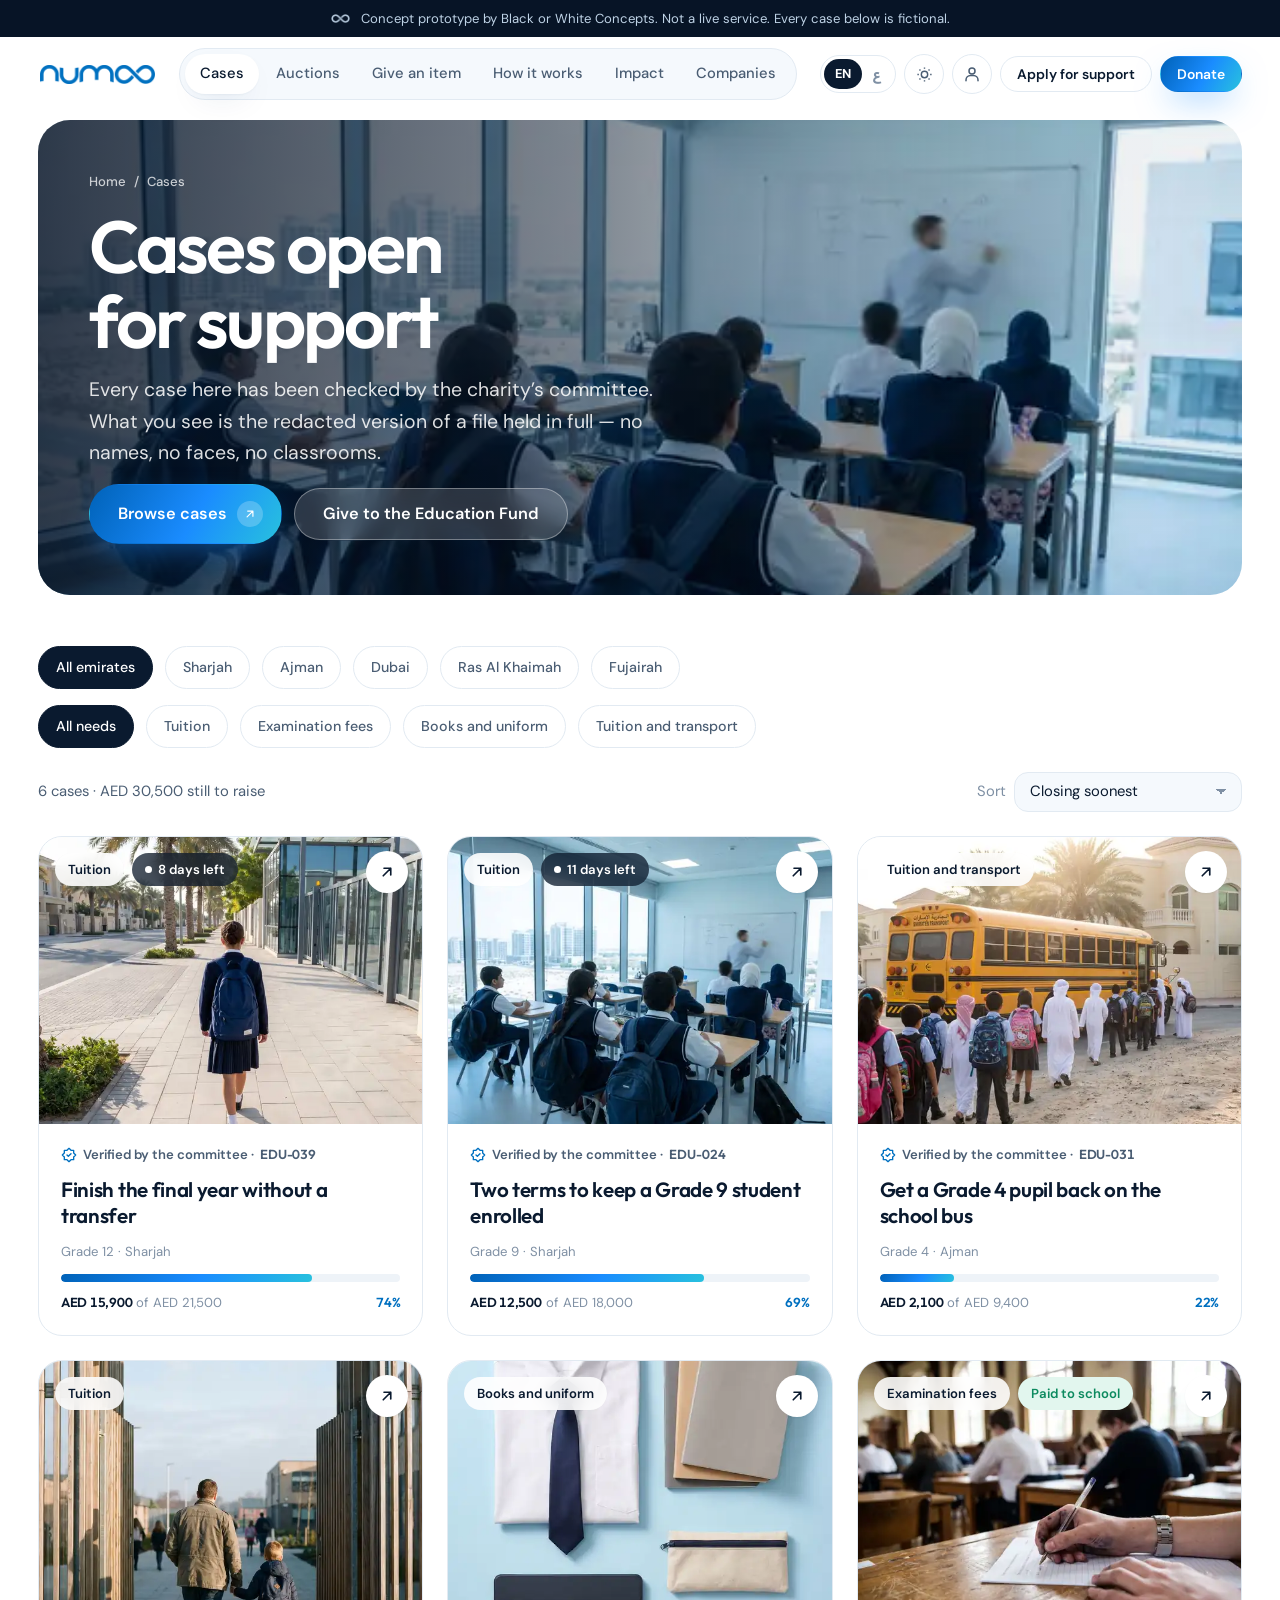
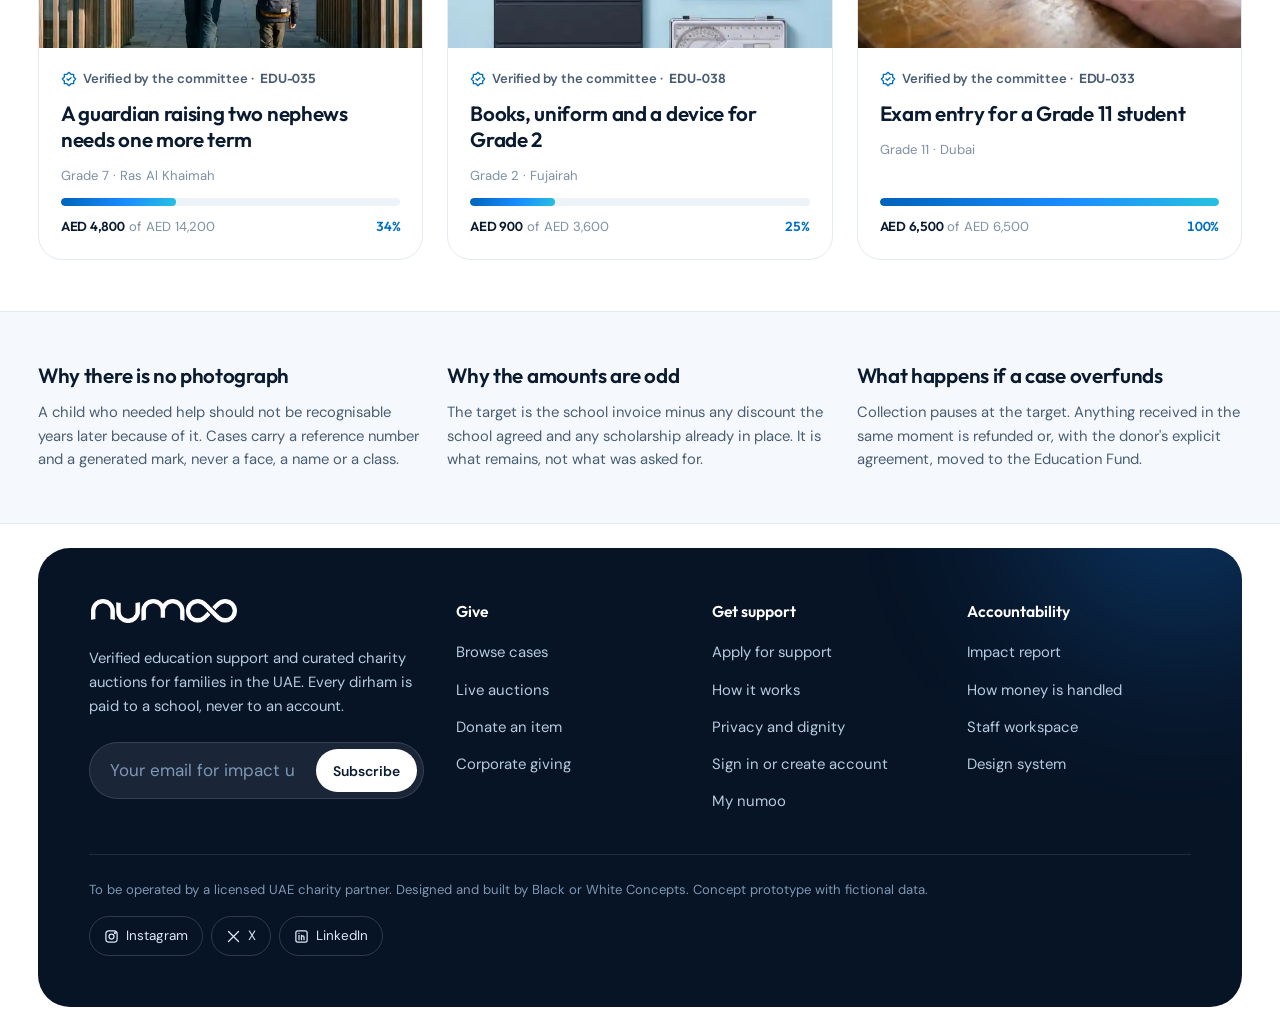
<file: cases.html>
<!doctype html>
<html lang="en">
<head>
<meta charset="utf-8">
<meta name="viewport" content="width=device-width,initial-scale=1,viewport-fit=cover">
<title>Cases &middot; numoo</title>
<link rel="stylesheet" href="assets/numoo.css">
</head>
<body>
<a class="skip" href="#main">Skip to content</a>
<div class="demobar"><div class="shell"><span class="inf"></span><span>Concept prototype by Black or White Concepts. Not a live service. Every case below is fictional.</span></div></div>
<div class="demobar" id="langnote" hidden style="background:var(--brand-wash);color:var(--brand)"><div class="shell"><span>Arabic is shown here to prove the right-to-left layout. Translation is drafted at build.</span></div></div>
<header id="hdr"></header>

<main id="main">
  <section style="padding-block:8px 0">
    <div class="shell">
      <div class="phero ">
        <img src="img/classroom.webp" alt="">
        <div class="phero__in">
          <nav class="crumb" aria-label="Breadcrumb"><a href="index.html">Home</a><span>/</span><span>Cases</span></nav>
          <h1 class="display h-hero">Cases open for support</h1>
          <p class="lede">Every case here has been checked by the charity&rsquo;s committee. What you see is the redacted version of a file held in full &mdash; no names, no faces, no classrooms.</p>
          <div class="row"><a class="btn btn--primary btn--lg" href="#list">Browse cases<span class="arr" data-icon="arrowup" data-size="14"></span></a><a class="btn btn--glass btn--lg" href="case.html#fund">Give to the Education Fund</a></div>
        </div>
      </div>
    </div>
  </section>

  <section class="band band--tight">
    <div class="shell stack stack-5">
      <div class="stack stack-4">
        <div class="row" role="group" aria-label="Filter by emirate" id="f-emirate"></div>
        <div class="row" role="group" aria-label="Filter by need" id="f-type"></div>
      </div>
      <div class="row-between">
        <p class="sm muted" id="count"></p>
        <label class="row sm" style="gap:8px"><span class="mute-3">Sort</span>
          <select class="select" id="sort" style="inline-size:auto;padding-block:7px">
            <option value="urgent">Closing soonest</option>
            <option value="gap">Largest gap remaining</option>
            <option value="small">Smallest amount to close</option>
          </select>
        </label>
      </div>
      <div class="grid g-3" id="list"></div>
      <div class="notice" id="empty" hidden>
        <svg class="notice__i" viewBox="0 0 24 24" fill="none" stroke="currentColor" stroke-width="2"><circle cx="11" cy="11" r="7"/><path d="M20 20l-4.5-4.5"/></svg>
        <div class="stack stack-2"><strong class="sm">No cases match those filters.</strong>
          <span class="sm muted">Clear a filter, or give to the Education Fund and let the committee direct it.</span>
          <button class="btn btn--line btn--sm" id="clearf" style="align-self:start">Clear filters</button></div>
      </div>
    </div>
  </section>

  <section class="band band--tight" style="background:var(--surface-2);border-block:1px solid var(--line)">
    <div class="shell grid g-3">
      <div class="stack stack-3"><span class="h3">Why there is no photograph</span>
        <p class="sm muted">A child who needed help should not be recognisable years later because of it. Cases carry a reference number and a generated mark, never a face, a name or a class.</p></div>
      <div class="stack stack-3"><span class="h3">Why the amounts are odd</span>
        <p class="sm muted">The target is the school invoice minus any discount the school agreed and any scholarship already in place. It is what remains, not what was asked for.</p></div>
      <div class="stack stack-3"><span class="h3">What happens if a case overfunds</span>
        <p class="sm muted">Collection pauses at the target. Anything received in the same moment is refunded or, with the donor's explicit agreement, moved to the Education Fund.</p></div>
    </div>
  </section>
</main>
<footer id="ftr"></footer>

<script>
window.pageInit = function () {
  var N = window.NUMOO, state = { emirate: "All", type: "All" };
  var emirates = ["All"].concat(N.CASES.map(function (c) { return c.emirate; }).filter(function (v, i, a) { return a.indexOf(v) === i; }));
  var types = ["All", "Tuition", "Examination fees", "Books and uniform", "Tuition and transport"];

  function chips(host, list, key) {
    document.getElementById(host).innerHTML = list.map(function (v) {
      return '<button class="filterchip" type="button" data-v="' + v + '" aria-pressed="' + (state[key] === v) + '">' +
        (v === "All" ? (key === "emirate" ? "All emirates" : "All needs") : v) + '</button>';
    }).join("");
    N.qsa("#" + host + " button").forEach(function (b) {
      b.addEventListener("click", function () { state[key] = b.dataset.v; chips(host, list, key); render(); });
    });
  }

  function render() {
    var rows = N.CASES.filter(function (c) {
      return (state.emirate === "All" || c.emirate === state.emirate) &&
             (state.type === "All" || c.type === state.type);
    });
    var sort = document.getElementById("sort").value;
    rows.sort(function (a, b) {
      if (sort === "urgent") return (a.days || 999) - (b.days || 999);
      if (sort === "gap") return (b.need - b.raised) - (a.need - a.raised);
      return (a.need - a.raised) - (b.need - b.raised);
    });
    document.getElementById("count").textContent = rows.length + (rows.length === 1 ? " case" : " cases") +
      " · " + N.money(rows.reduce(function (s, c) { return s + (c.need - c.raised); }, 0)) + " still to raise";
    document.getElementById("empty").hidden = rows.length > 0;
    document.getElementById("list").innerHTML = rows.map(N.caseCard).join("");
    N.refresh();
  }

  chips("f-emirate", emirates, "emirate");
  chips("f-type", types, "type");
  document.getElementById("sort").addEventListener("change", render);
  document.getElementById("clearf").addEventListener("click", function () {
    state.emirate = "All"; state.type = "All";
    chips("f-emirate", emirates, "emirate"); chips("f-type", types, "type"); render();
  });
  render();
};
</script>
<script src="assets/numoo.js"></script>
</body>
</html>
</file>
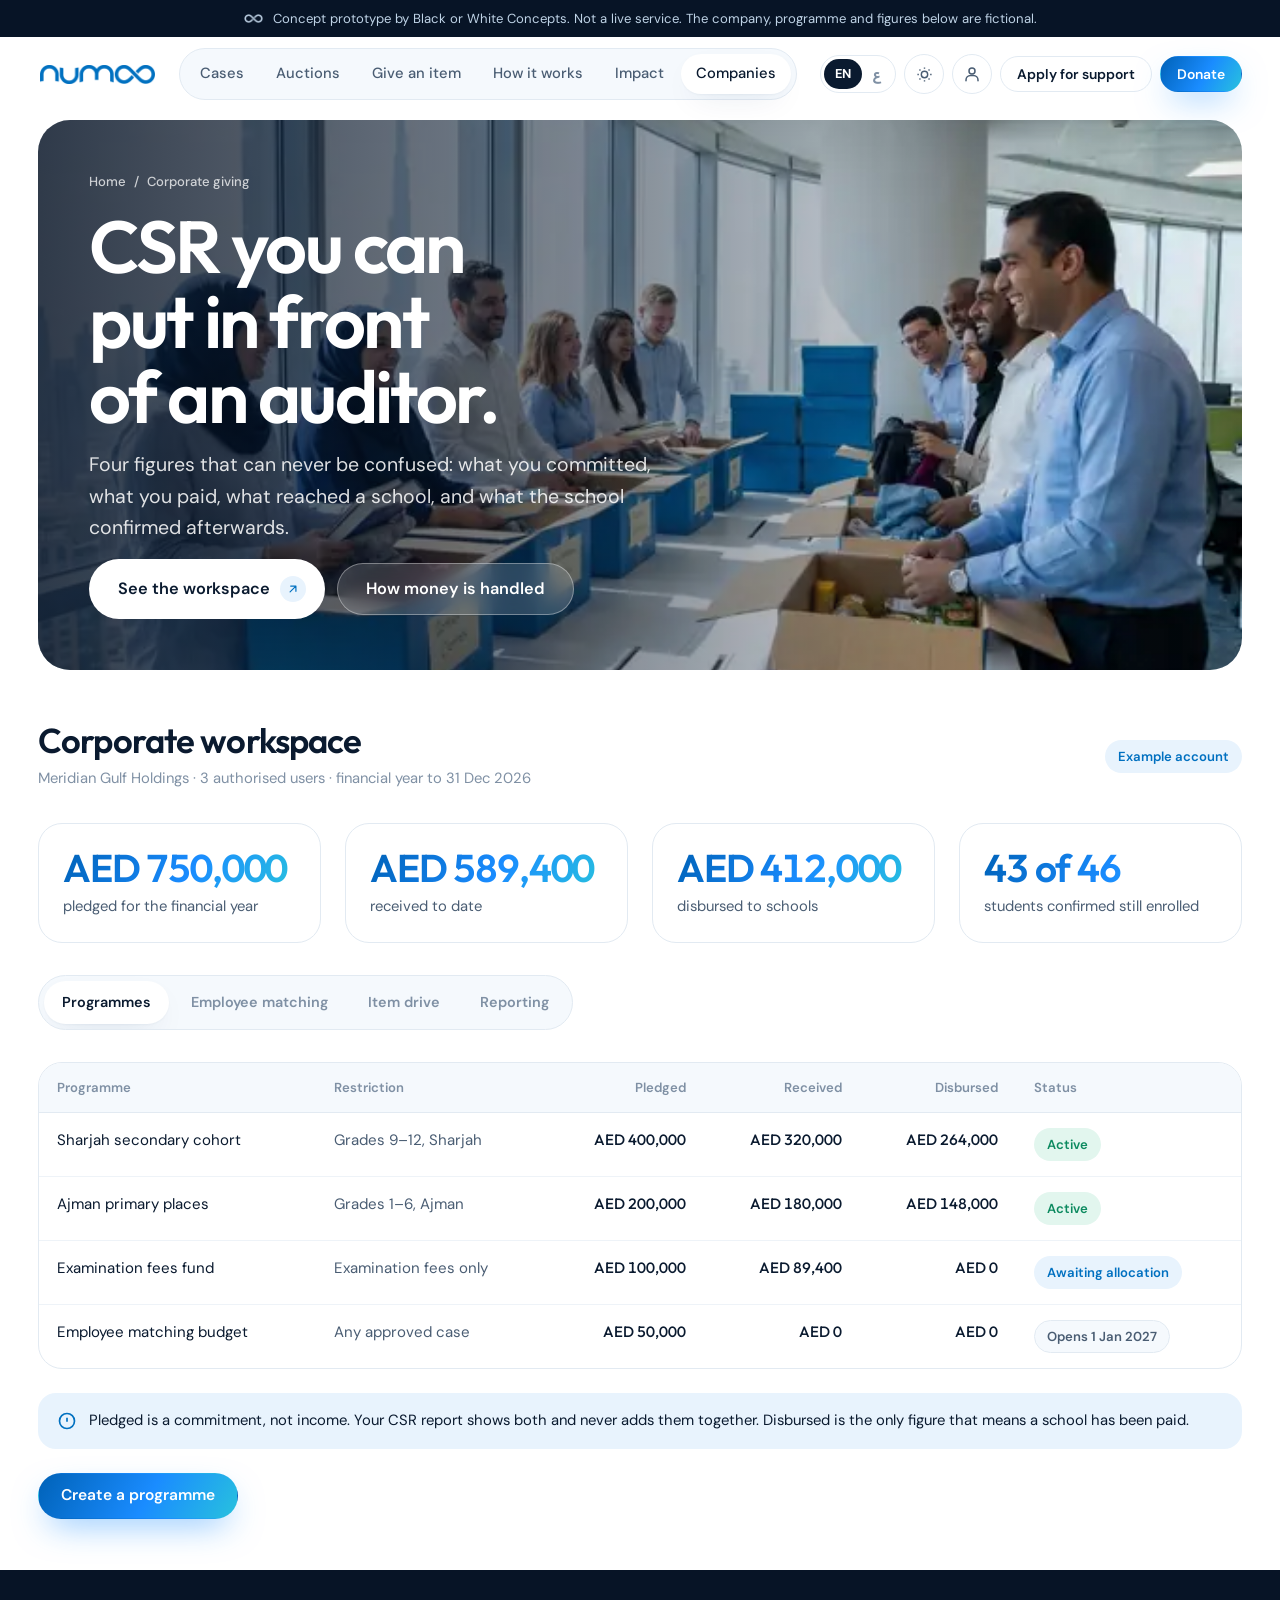
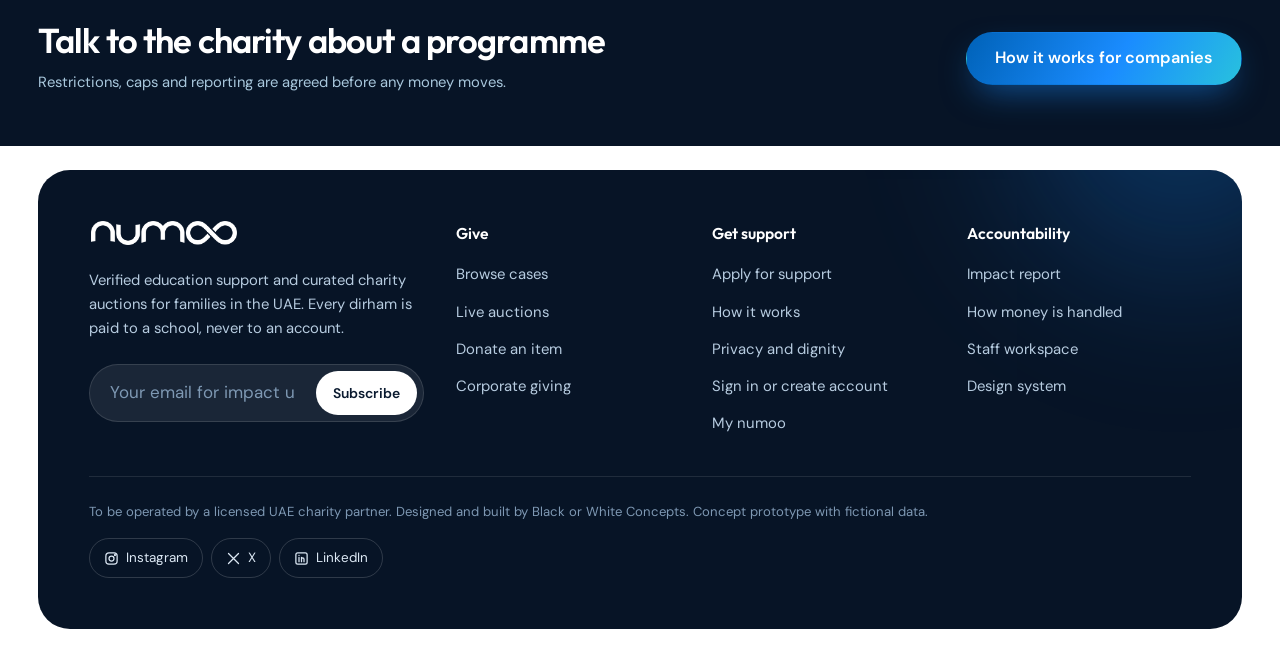
<file: corporate.html>
<!doctype html>
<html lang="en">
<head>
<meta charset="utf-8">
<meta name="viewport" content="width=device-width,initial-scale=1,viewport-fit=cover">
<title>Corporate giving</title>
<link rel="stylesheet" href="assets/numoo.css">
</head>
<body>
<a class="skip" href="#main">Skip to content</a>
<div class="demobar"><div class="shell"><span class="inf"></span><span>Concept prototype by Black or White Concepts. Not a live service. The company, programme and figures below are fictional.</span></div></div>
<div class="demobar" id="langnote" hidden style="background:var(--brand-wash);color:var(--brand)"><div class="shell"><span>Arabic is shown here to prove the right-to-left layout. Translation is drafted at build.</span></div></div>
<header id="hdr"></header>

<main id="main">
  <section style="padding-block:8px 0">
    <div class="shell">
      <div class="phero ">
        <img src="img/corporate.webp" alt="">
        <div class="phero__in">
          <nav class="crumb" aria-label="Breadcrumb"><a href="index.html">Home</a><span>/</span><span>Corporate giving</span></nav>
          <h1 class="display h-hero">CSR you can put in front of an auditor.</h1>
          <p class="lede">Four figures that can never be confused: what you committed, what you paid, what reached a school, and what the school confirmed afterwards.</p>
          <div class="row"><a class="btn btn--white btn--lg" href="#programmes">See the workspace<span class="arr" data-icon="arrowup" data-size="14"></span></a><a class="btn btn--glass btn--lg" href="trust.html">How money is handled</a></div>
        </div>
      </div>
    </div>
  </section>

  <section class="band band--tight" id="programmes">
    <div class="shell stack stack-6">
      <div class="row-between">
        <div class="stack stack-2">
          <h2 class="display h2">Corporate workspace</h2>
          <p class="sm mute-3">Meridian Gulf Holdings &middot; 3 authorised users &middot; financial year to 31 Dec 2026</p>
        </div>
        <span class="chip chip--brand">Example account</span>
      </div>
      <div class="grid g-4" id="kpis"></div>

      <div class="tabs" data-tabs="corp" role="tablist">
        <button role="tab" aria-selected="true" data-target="prog">Programmes</button>
        <button role="tab" aria-selected="false" data-target="match">Employee matching</button>
        <button role="tab" aria-selected="false" data-target="drive">Item drive</button>
        <button role="tab" aria-selected="false" data-target="rep">Reporting</button>
      </div>

      <div data-panel="prog" data-group="corp" class="stack stack-5">
        <div class="tablewrap"><table class="t"><caption class="sr">Programmes</caption>
          <thead><tr><th>Programme</th><th>Restriction</th><th style="text-align:end">Pledged</th><th style="text-align:end">Received</th><th style="text-align:end">Disbursed</th><th>Status</th></tr></thead>
          <tbody id="progrows"></tbody></table></div>
        <div class="notice notice--brand">
          <svg class="notice__i" viewBox="0 0 24 24" fill="none" stroke="currentColor" stroke-width="2"><circle cx="12" cy="12" r="9"/><path d="M12 8v5M12 16h.01"/></svg>
          <p class="sm">Pledged is a commitment, not income. Your CSR report shows both and never adds them together. Disbursed is the only figure that means a school has been paid.</p>
        </div>
        <button class="btn btn--primary" type="button" style="align-self:start">Create a programme</button>
      </div>

      <div data-panel="match" data-group="corp" hidden class="stack stack-5">
        <div class="split">
          <div class="stack stack-4">
            <h3 class="h3">Matching rules</h3>
            <div class="card stack stack-4">
              <div class="row" style="gap:12px">
                <div class="field" style="flex:1"><label for="ratio">Match ratio</label>
                  <select class="select" id="ratio"><option>1:1</option><option>2:1</option><option>0.5:1</option></select></div>
                <div class="field" style="flex:1"><label for="cap">Annual cap per employee</label>
                  <input class="input num" id="cap" value="5000" inputmode="numeric"></div>
              </div>
              <div class="field"><label for="mrestrict">Match is restricted to</label>
                <select class="select" id="mrestrict"><option>Any approved case</option><option>Cases in the emirate of the office</option><option>The Grade 9 to 12 cohort</option></select></div>
              <label class="choice"><input type="checkbox" checked><span class="xs">Pause matching automatically when the annual budget is exhausted, rather than overspending and reconciling later.</span></label>
            </div>
          </div>
          <div class="stack stack-4">
            <h3 class="h3">This year</h3>
            <div class="tablewrap"><table class="t"><caption class="sr">Employee matching</caption>
              <tbody>
                <tr><td>Employees giving</td><td class="n" style="text-align:end">84</td></tr>
                <tr><td>Employee contributions</td><td class="n" style="text-align:end">AED 196,400</td></tr>
                <tr><td>Matched by the company</td><td class="n" style="text-align:end">AED 181,000</td></tr>
                <tr><td>Capped out</td><td class="n" style="text-align:end">7 employees</td></tr>
                <tr><td>Budget remaining</td><td class="n" style="text-align:end">AED 69,000</td></tr>
              </tbody></table></div>
            <p class="xs mute-3">Employee identities are not shared with the charity beyond what is needed to apply the cap, and never appear on a public page.</p>
          </div>
        </div>
      </div>

      <div data-panel="drive" data-group="corp" hidden class="stack stack-5">
        <div class="split">
          <div class="stack stack-4">
            <h3 class="h3">Autumn item drive</h3>
            <p class="body sm">Staff offered items through the platform under your drive code. The charity pre-screened each offer, collected accepted items from your Dubai office in two scheduled visits, and sold them in the November sale.</p>
            <div class="tablewrap"><table class="t"><caption class="sr">Item drive</caption>
              <tbody>
                <tr><td>Items offered</td><td class="n" style="text-align:end">61</td></tr>
                <tr><td>Accepted after pre-screen</td><td class="n" style="text-align:end">38</td></tr>
                <tr><td>Accepted after inspection</td><td class="n" style="text-align:end">34</td></tr>
                <tr><td>Sold</td><td class="n" style="text-align:end">29</td></tr>
                <tr><td>Gross sale value</td><td class="n" style="text-align:end">AED 84,600</td></tr>
                <tr><td>Disclosed sale costs</td><td class="n" style="text-align:end">&minus; AED 11,900</td></tr>
                <tr><td><strong>Net to the Education Fund</strong></td><td class="n" style="text-align:end"><strong>AED 72,700</strong></td></tr>
              </tbody></table></div>
          </div>
          <div class="card stack stack-3">
            <span class="label">Why the numbers drop at each stage</span>
            <p class="sm muted">Offers decline at pre-screen for value or category, and again at inspection for condition or authenticity. Five accepted lots did not meet their reserve and were returned to their donors under the agreed terms.</p>
            <p class="sm muted">Reporting a drive by items offered rather than by net proceeds would overstate it by a factor of two.</p>
          </div>
        </div>
      </div>

      <div data-panel="rep" data-group="corp" hidden class="stack stack-5">
        <div class="split">
          <div class="stack stack-4">
            <h3 class="h3">What a report contains</h3>
            <ul class="stack stack-3 sm muted">
              <li>Contributions received, by programme and by date, with settlement references.</li>
              <li>Allocations made against each restriction, and any allocation refused because it breached one.</li>
              <li>Disbursements to schools, with payment references and reconciliation dates.</li>
              <li>Outcomes the schools confirmed, and the cases where they did not.</li>
              <li>Refunds, chargebacks and reallocations, shown rather than netted off quietly.</li>
            </ul>
            <p class="xs mute-3">Published quarterly in the workspace. The annual figures are prepared alongside the charity's statutory accounts.</p>
          </div>
          <div class="card stack stack-4">
            <span class="h3">Your impact page</span>
            <p class="sm muted">A page carrying your name, the programmes you funded and the figures above. It states what the charity confirmed and nothing beyond that.</p>
            <div class="card stack stack-3" style="background:var(--surface-2)">
              <span class="label">Preview</span>
              <strong class="sm">Meridian Gulf Holdings funded 46 students in Sharjah and Ajman in 2026.</strong>
              <span class="xs muted">AED 412,000 disbursed to 11 schools. 43 of 46 confirmed still enrolled at the end of the funded period.</span>
            </div>
            <p class="xs mute-3">Claims that the charity has not verified cannot be added to this page.</p>
          </div>
        </div>
      </div>
    </div>
  </section>

  <section class="band band--ink band--tight">
    <div class="shell row-between">
      <div class="stack stack-3" style="max-width:54ch">
        <h2 class="display h2" style="color:#fff">Talk to the charity about a programme</h2>
        <p class="sm" style="color:#A9C8DD">Restrictions, caps and reporting are agreed before any money moves.</p>
      </div>
      <a class="btn btn--primary btn--lg" href="how-it-works.html">How it works for companies</a>
    </div>
  </section>
</main>
<footer id="ftr"></footer>

<script>
window.pageInit = function () {
  var N = window.NUMOO;
  document.getElementById("kpis").innerHTML = [
    [N.money(750000), "pledged for the financial year"],
    [N.money(589400), "received to date"],
    [N.money(412000), "disbursed to schools"],
    ["43 of 46", "students confirmed still enrolled"]
  ].map(function (k) {
    return '<div class="statcard"><span class="kpi__v grad-text">' + k[0] + '</span><span class="kpi__l">' + k[1] + '</span></div>';
  }).join("");

  var progs = [
    ["Sharjah secondary cohort", "Grades 9–12, Sharjah", 400000, 320000, 264000, "Active", "chip--good"],
    ["Ajman primary places", "Grades 1–6, Ajman", 200000, 180000, 148000, "Active", "chip--good"],
    ["Examination fees fund", "Examination fees only", 100000, 89400, 0, "Awaiting allocation", "chip--brand"],
    ["Employee matching budget", "Any approved case", 50000, 0, 0, "Opens 1 Jan 2027", "chip"]
  ];
  document.getElementById("progrows").innerHTML = progs.map(function (p) {
    return '<tr><td>' + p[0] + '</td><td class="sm muted">' + p[1] + '</td>' +
      '<td class="n" style="text-align:end">' + N.money(p[2]) + '</td>' +
      '<td class="n" style="text-align:end">' + N.money(p[3]) + '</td>' +
      '<td class="n" style="text-align:end">' + N.money(p[4]) + '</td>' +
      '<td><span class="chip ' + p[6] + '">' + p[5] + '</span></td></tr>';
  }).join("");
};
</script>
<script src="assets/numoo.js"></script>
</body>
</html>
</file>
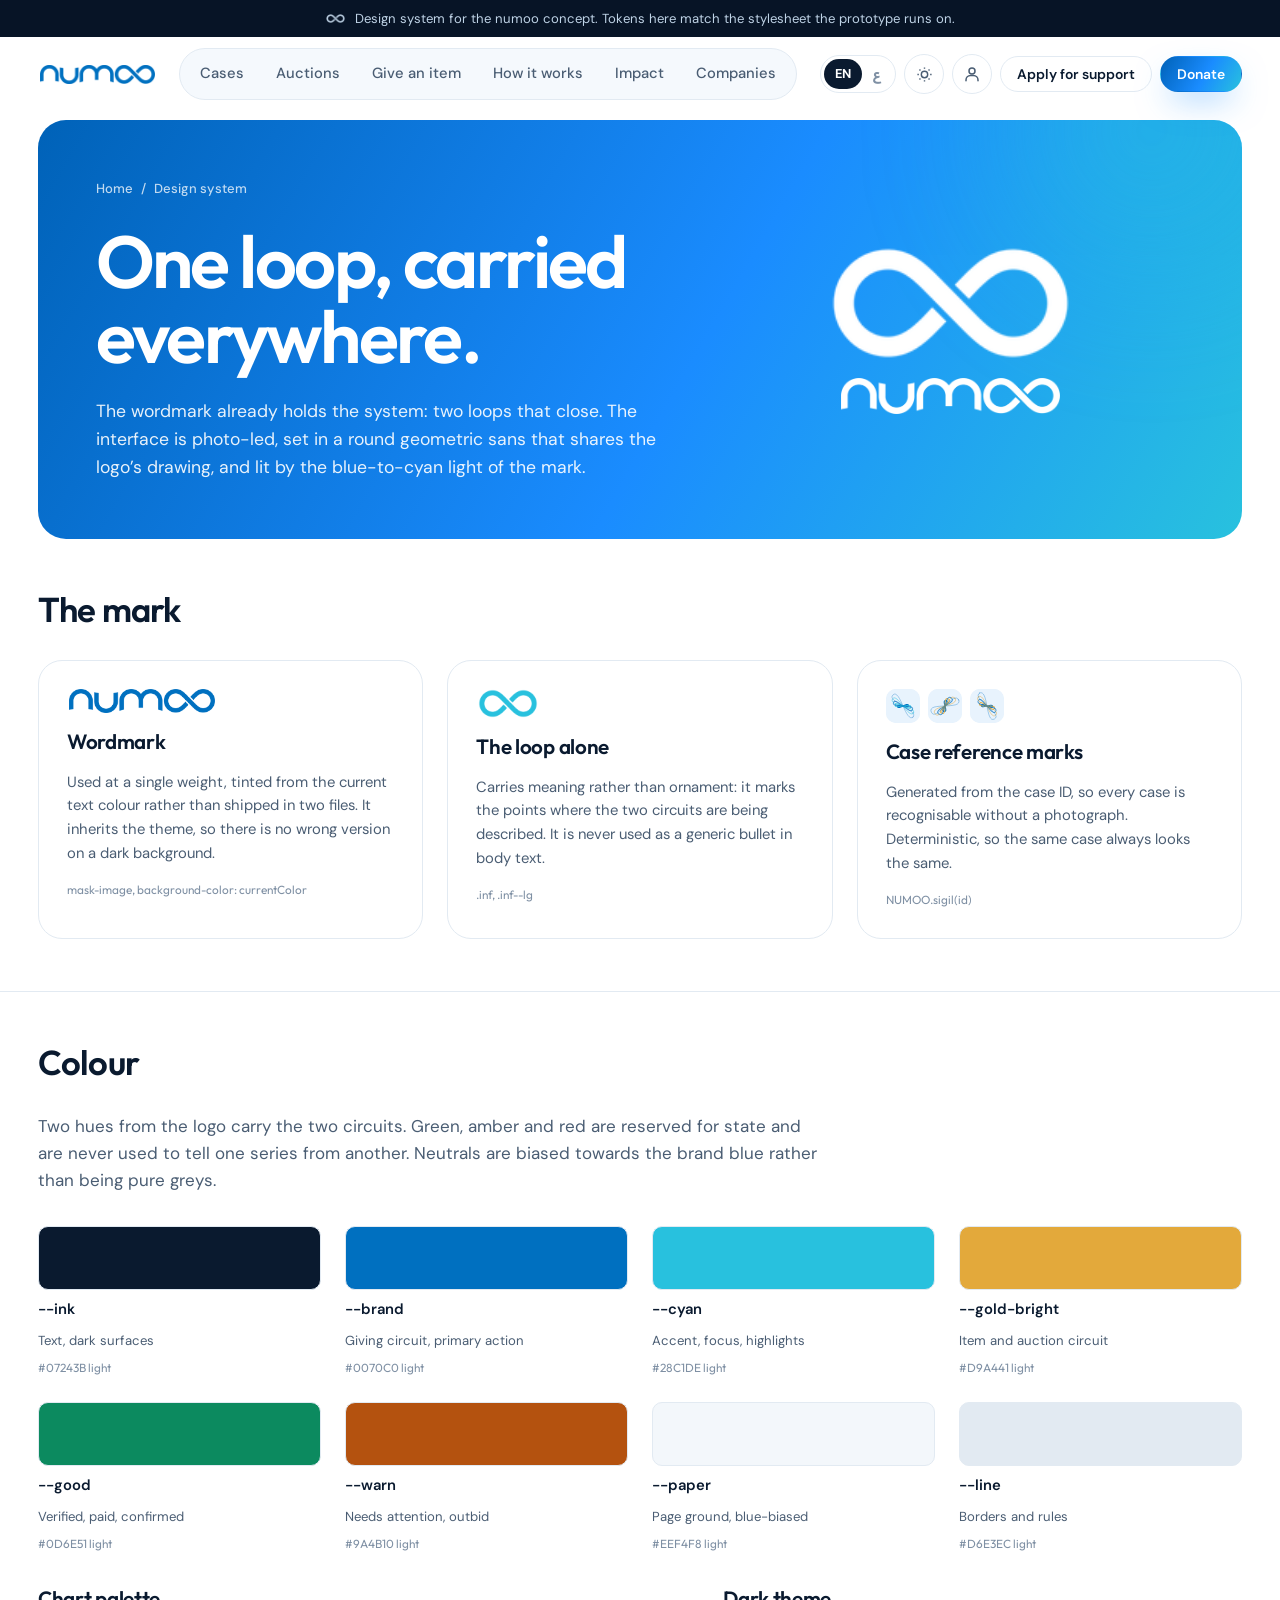
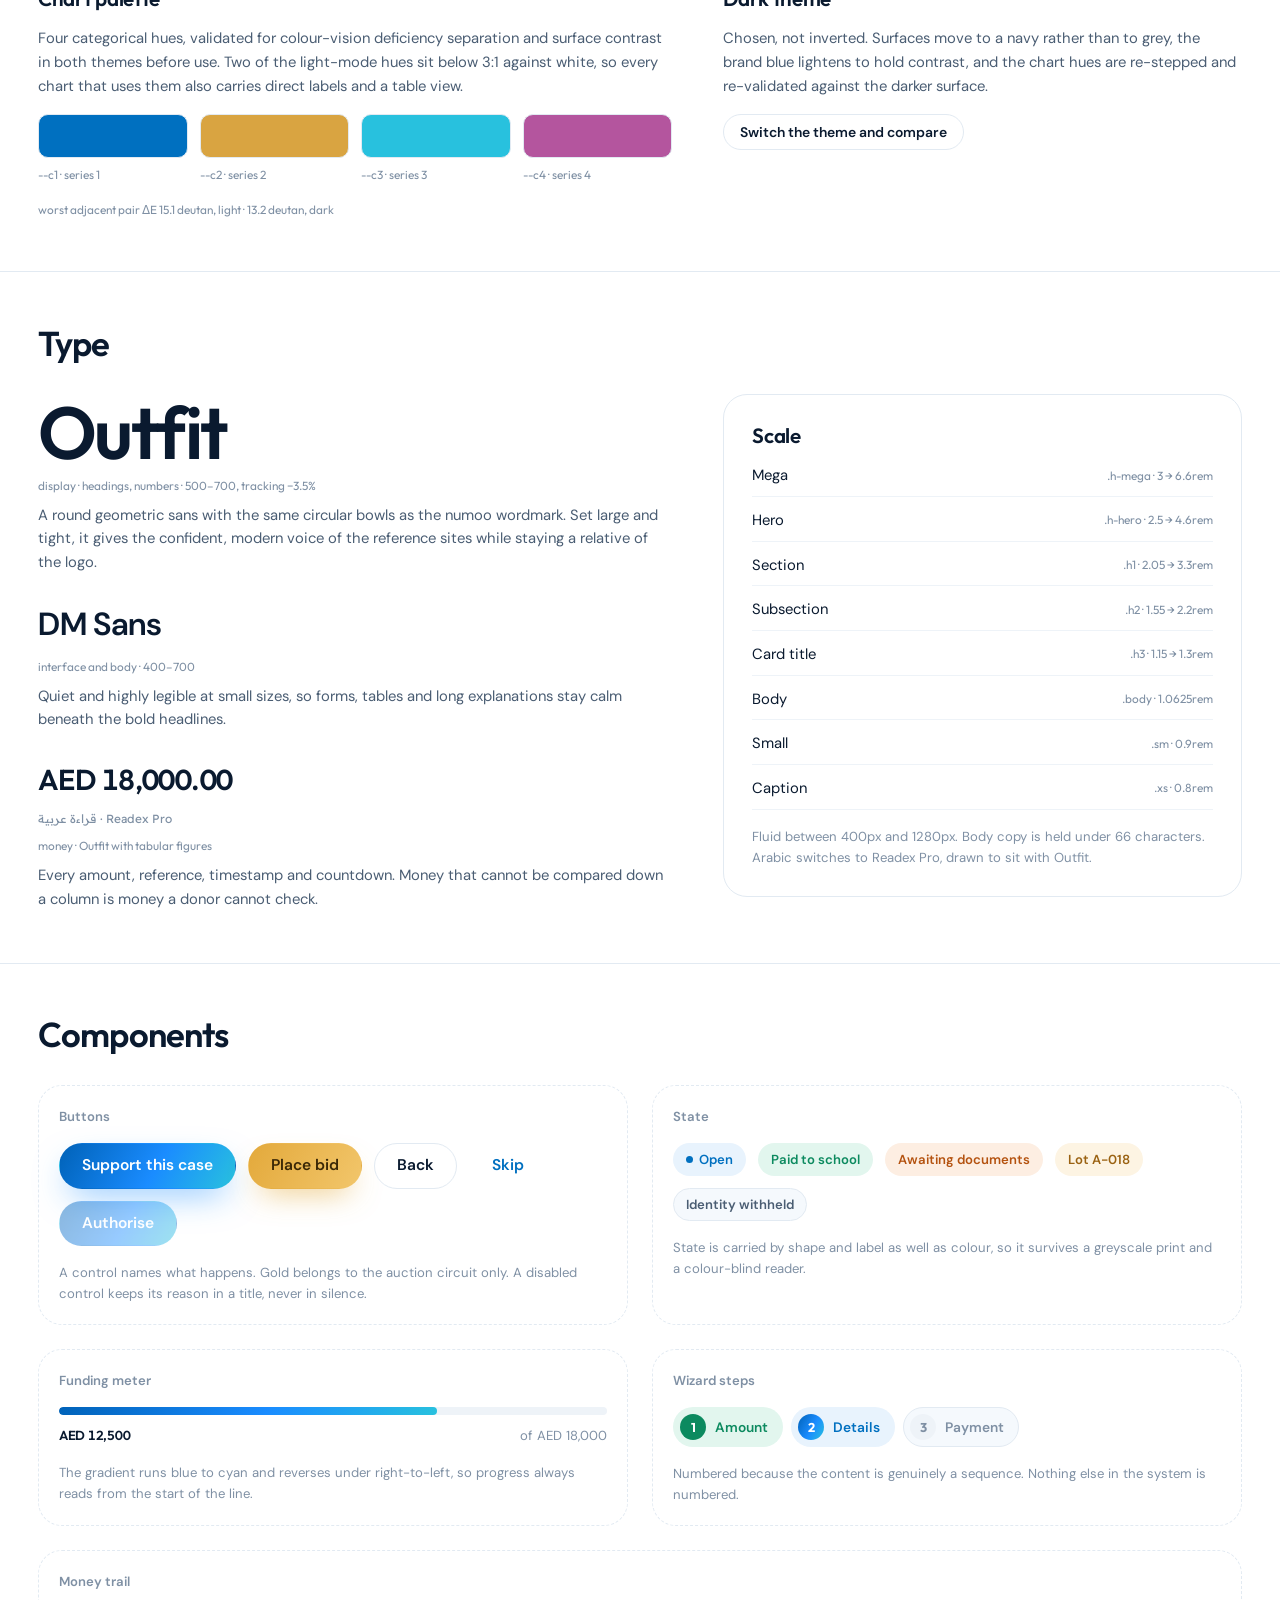
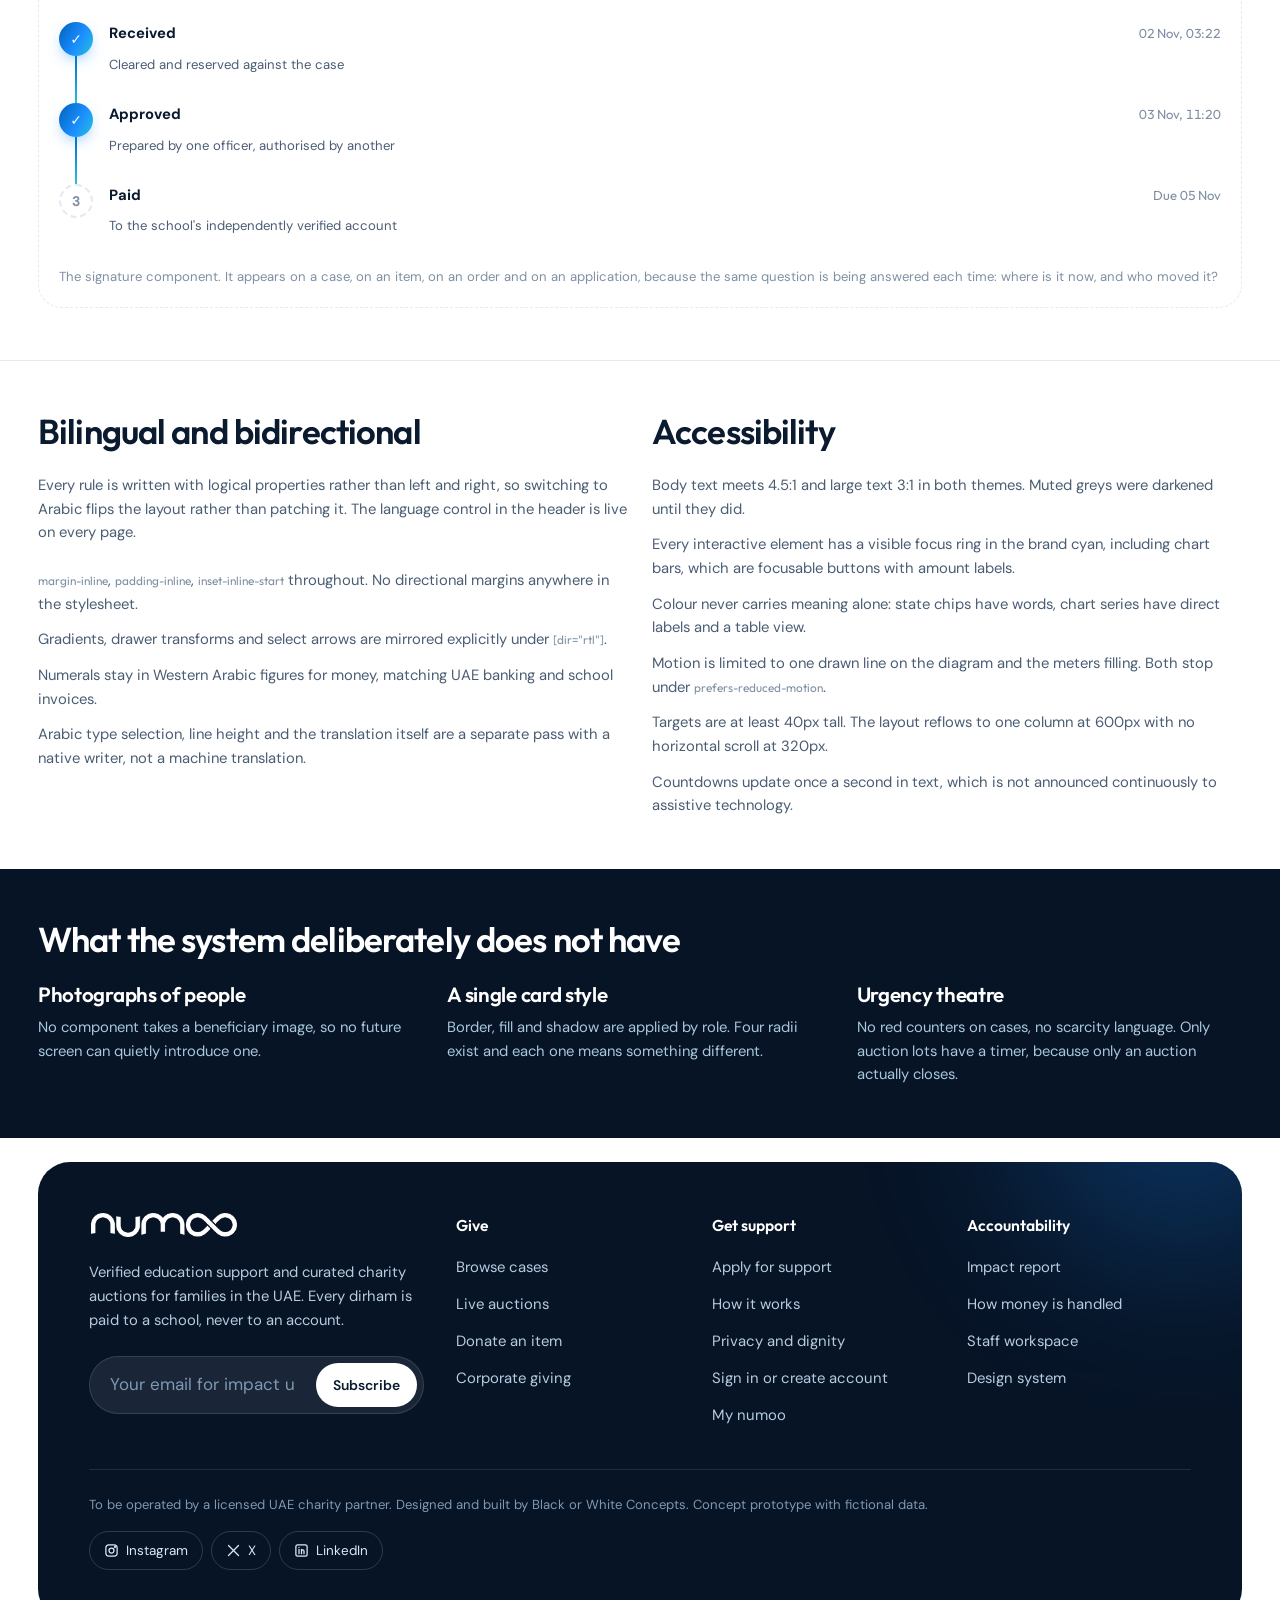
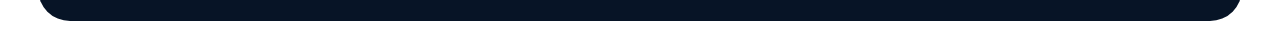
<file: design.html>
<!doctype html>
<html lang="en">
<head>
<meta charset="utf-8">
<meta name="viewport" content="width=device-width,initial-scale=1,viewport-fit=cover">
<title>numoo design system</title>
<link rel="stylesheet" href="assets/numoo.css">
<style>
  .swatch{border-radius:10px;block-size:64px;border:1px solid var(--line)}
  .spec{font-family:var(--mono);font-size:.74rem;color:var(--ink-3)}
  .demo{border:1px dashed var(--line);border-radius:var(--r-card);padding:20px;background:var(--surface)}
</style>
</head>
<body>
<a class="skip" href="#main">Skip to content</a>
<div class="demobar"><div class="shell"><span class="inf"></span><span>Design system for the numoo concept. Tokens here match the stylesheet the prototype runs on.</span></div></div>
<div class="demobar" id="langnote" hidden style="background:var(--brand-wash);color:var(--brand)"><div class="shell"><span>Arabic is shown here to prove the right-to-left layout. Translation is drafted at build.</span></div></div>
<header id="hdr"></header>

<main id="main">
  <section style="padding-block:8px 0">
    <div class="shell">
      <div class="panel--grad panel" style="padding:clamp(28px,4.5vw,64px)">
        <div class="glowbg glowbg--b" style="inset-block-start:-200px;inset-inline-end:-120px;opacity:.6"></div>
        <div class="split split--center z1">
          <div class="stack stack-5">
            <nav class="crumb" aria-label="Breadcrumb" style="color:rgba(255,255,255,.75)"><a href="index.html">Home</a><span>/</span><span>Design system</span></nav>
            <h1 class="display h-hero">One loop, carried everywhere.</h1>
            <p style="opacity:.9;max-width:52ch;font-size:1.1rem">The wordmark already holds the system: two loops that close. The interface is photo-led, set in a round geometric sans that shares the logo&rsquo;s drawing, and lit by the blue-to-cyan light of the mark.</p>
          </div>
          <div class="stack stack-4" style="align-items:center">
            <span class="inf inf--xl" style="color:#fff;inline-size:260px;block-size:118px"></span>
            <span class="mark__img" style="background-color:#fff;width:220px;height:36px"></span>
          </div>
        </div>
      </div>
    </div>
  </section>

  <section class="band band--tight">
    <div class="shell stack stack-6">
      <h2 class="display h2">The mark</h2>
      <div class="grid g-3">
        <div class="card stack stack-4"><span class="mark__img" style="width:150px;height:24px"></span>
          <span class="h3">Wordmark</span>
          <p class="sm muted">Used at a single weight, tinted from the current text colour rather than shipped in two files. It inherits the theme, so there is no wrong version on a dark background.</p>
          <span class="spec">mask-image, background-color: currentColor</span></div>
        <div class="card stack stack-4"><span class="inf" style="inline-size:64px;block-size:29px;color:var(--cyan)"></span>
          <span class="h3">The loop alone</span>
          <p class="sm muted">Carries meaning rather than ornament: it marks the points where the two circuits are being described. It is never used as a generic bullet in body text.</p>
          <span class="spec">.inf, .inf--lg</span></div>
        <div class="card stack stack-4">
          <div class="row" style="gap:8px" id="sigils"></div>
          <span class="h3">Case reference marks</span>
          <p class="sm muted">Generated from the case ID, so every case is recognisable without a photograph. Deterministic, so the same case always looks the same.</p>
          <span class="spec">NUMOO.sigil(id)</span></div>
      </div>
    </div>
  </section>

  <section class="band band--tight band--surface" style="border-block:1px solid var(--line)">
    <div class="shell stack stack-6">
      <h2 class="display h2">Colour</h2>
      <p class="body">Two hues from the logo carry the two circuits. Green, amber and red are reserved for state and are never used to tell one series from another. Neutrals are biased towards the brand blue rather than being pure greys.</p>
      <div class="grid g-4" id="swatches"></div>
      <div class="split">
        <div class="stack stack-4">
          <h3 class="h3">Chart palette</h3>
          <p class="sm muted">Four categorical hues, validated for colour-vision deficiency separation and surface contrast in both themes before use. Two of the light-mode hues sit below 3:1 against white, so every chart that uses them also carries direct labels and a table view.</p>
          <div class="row" id="chartpal"></div>
          <span class="spec">worst adjacent pair &Delta;E 15.1 deutan, light &middot; 13.2 deutan, dark</span>
        </div>
        <div class="stack stack-4">
          <h3 class="h3">Dark theme</h3>
          <p class="sm muted">Chosen, not inverted. Surfaces move to a navy rather than to grey, the brand blue lightens to hold contrast, and the chart hues are re-stepped and re-validated against the darker surface.</p>
          <button class="btn btn--line btn--sm" type="button" onclick="document.getElementById('themebtn').click()" style="align-self:start">Switch the theme and compare</button>
        </div>
      </div>
    </div>
  </section>

  <section class="band band--tight">
    <div class="shell stack stack-6">
      <h2 class="display h2">Type</h2>
      <div class="split">
        <div class="stack stack-5">
          <div class="stack stack-2"><span class="display h-hero">Outfit</span>
            <span class="spec">display &middot; headings, numbers &middot; 500&ndash;700, tracking &minus;3.5%</span>
            <p class="sm muted">A round geometric sans with the same circular bowls as the numoo wordmark. Set large and tight, it gives the confident, modern voice of the reference sites while staying a relative of the logo.</p></div>
          <div class="stack stack-2"><span style="font-family:'DM Sans';font-size:2rem;font-weight:600;letter-spacing:-.01em">DM Sans</span>
            <span class="spec">interface and body &middot; 400&ndash;700</span>
            <p class="sm muted">Quiet and highly legible at small sizes, so forms, tables and long explanations stay calm beneath the bold headlines.</p></div>
          <div class="stack stack-2"><span class="amount" style="font-size:1.8rem">AED 18,000.00</span>
            <span class="spec" style="font-family:'Readex Pro'">&#1602;&#1585;&#1575;&#1569;&#1577; &#1593;&#1585;&#1576;&#1610;&#1577; &middot; Readex Pro</span>
            <span class="spec">money &middot; Outfit with tabular figures</span>
            <p class="sm muted">Every amount, reference, timestamp and countdown. Money that cannot be compared down a column is money a donor cannot check.</p></div>
        </div>
        <div class="card stack stack-4">
          <h3 class="h3">Scale</h3>
          <div class="stack stack-3" id="scale"></div>
          <p class="xs mute-3">Fluid between 400px and 1280px. Body copy is held under 66 characters. Arabic switches to Readex Pro, drawn to sit with Outfit.</p>
        </div>
      </div>
    </div>
  </section>

  <section class="band band--tight band--surface" style="border-block:1px solid var(--line)">
    <div class="shell stack stack-6">
      <h2 class="display h2">Components</h2>
      <div class="grid g-2">
        <div class="demo stack stack-4"><span class="label">Buttons</span>
          <div class="row"><button class="btn btn--primary">Support this case</button>
            <button class="btn btn--gold">Place bid</button>
            <button class="btn btn--line">Back</button>
            <button class="btn btn--ghost">Skip</button>
            <button class="btn btn--primary" disabled>Authorise</button></div>
          <p class="xs mute-3">A control names what happens. Gold belongs to the auction circuit only. A disabled control keeps its reason in a title, never in silence.</p></div>

        <div class="demo stack stack-4"><span class="label">State</span>
          <div class="row"><span class="chip chip--brand"><span class="chip__dot"></span>Open</span>
            <span class="chip chip--good">Paid to school</span>
            <span class="chip chip--warn">Awaiting documents</span>
            <span class="chip chip--gold">Lot A-018</span>
            <span class="chip">Identity withheld</span></div>
          <p class="xs mute-3">State is carried by shape and label as well as colour, so it survives a greyscale print and a colour-blind reader.</p></div>

        <div class="demo stack stack-4"><span class="label">Funding meter</span>
          <div class="meter"><div class="meter__track"><div class="meter__fill" data-fill="69" style="inline-size:0"></div></div>
            <div class="meter__legend"><span class="amount">AED 12,500</span><span class="mute-3">of AED 18,000</span></div></div>
          <p class="xs mute-3">The gradient runs blue to cyan and reverses under right-to-left, so progress always reads from the start of the line.</p></div>

        <div class="demo stack stack-4"><span class="label">Wizard steps</span>
          <div class="steps"><span class="steps__i" data-state="done"><span class="steps__n">1</span>Amount</span>
            <span class="steps__i" data-state="current"><span class="steps__n">2</span>Details</span>
            <span class="steps__i"><span class="steps__n">3</span>Payment</span></div>
          <p class="xs mute-3">Numbered because the content is genuinely a sequence. Nothing else in the system is numbered.</p></div>

        <div class="demo stack stack-4" style="grid-column:span 2"><span class="label">Money trail</span>
          <div class="trail" id="trail"></div>
          <p class="xs mute-3">The signature component. It appears on a case, on an item, on an order and on an application, because the same question is being answered each time: where is it now, and who moved it?</p></div>
      </div>
    </div>
  </section>

  <section class="band band--tight">
    <div class="shell grid g-2">
      <div class="stack stack-5">
        <h2 class="display h2">Bilingual and bidirectional</h2>
        <p class="body sm">Every rule is written with logical properties rather than left and right, so switching to Arabic flips the layout rather than patching it. The language control in the header is live on every page.</p>
        <ul class="stack stack-3 sm muted">
          <li><span class="spec">margin-inline</span>, <span class="spec">padding-inline</span>, <span class="spec">inset-inline-start</span> throughout. No directional margins anywhere in the stylesheet.</li>
          <li>Gradients, drawer transforms and select arrows are mirrored explicitly under <span class="spec">[dir="rtl"]</span>.</li>
          <li>Numerals stay in Western Arabic figures for money, matching UAE banking and school invoices.</li>
          <li>Arabic type selection, line height and the translation itself are a separate pass with a native writer, not a machine translation.</li>
        </ul>
      </div>
      <div class="stack stack-5">
        <h2 class="display h2">Accessibility</h2>
        <ul class="stack stack-3 sm muted">
          <li>Body text meets 4.5:1 and large text 3:1 in both themes. Muted greys were darkened until they did.</li>
          <li>Every interactive element has a visible focus ring in the brand cyan, including chart bars, which are focusable buttons with amount labels.</li>
          <li>Colour never carries meaning alone: state chips have words, chart series have direct labels and a table view.</li>
          <li>Motion is limited to one drawn line on the diagram and the meters filling. Both stop under <span class="spec">prefers-reduced-motion</span>.</li>
          <li>Targets are at least 40px tall. The layout reflows to one column at 600px with no horizontal scroll at 320px.</li>
          <li>Countdowns update once a second in text, which is not announced continuously to assistive technology.</li>
        </ul>
      </div>
    </div>
  </section>

  <section class="band band--ink band--tight">
    <div class="shell stack stack-5">
      <h2 class="display h2" style="color:#fff">What the system deliberately does not have</h2>
      <div class="grid g-3">
        <div class="stack stack-2"><span class="h3" style="color:#fff">Photographs of people</span>
          <p class="sm" style="color:#A9C8DD">No component takes a beneficiary image, so no future screen can quietly introduce one.</p></div>
        <div class="stack stack-2"><span class="h3" style="color:#fff">A single card style</span>
          <p class="sm" style="color:#A9C8DD">Border, fill and shadow are applied by role. Four radii exist and each one means something different.</p></div>
        <div class="stack stack-2"><span class="h3" style="color:#fff">Urgency theatre</span>
          <p class="sm" style="color:#A9C8DD">No red counters on cases, no scarcity language. Only auction lots have a timer, because only an auction actually closes.</p></div>
      </div>
    </div>
  </section>
</main>
<footer id="ftr"></footer>

<script>
window.pageInit = function () {
  var N = window.NUMOO;
  document.getElementById("sigils").innerHTML = ["EDU-024", "EDU-031", "EDU-039"].map(function (id) {
    return N.sigil(id, "sigil--sm");
  }).join("");

  var tokens = [
    ["--ink", "Text, dark surfaces", "#07243B"], ["--brand", "Giving circuit, primary action", "#0070C0"],
    ["--cyan", "Accent, focus, highlights", "#28C1DE"], ["--gold-bright", "Item and auction circuit", "#D9A441"],
    ["--good", "Verified, paid, confirmed", "#0D6E51"], ["--warn", "Needs attention, outbid", "#9A4B10"],
    ["--paper", "Page ground, blue-biased", "#EEF4F8"], ["--line", "Borders and rules", "#D6E3EC"]
  ];
  document.getElementById("swatches").innerHTML = tokens.map(function (t) {
    return '<div class="stack stack-2"><div class="swatch" style="background:var(' + t[0] + ')"></div>' +
      '<span class="sm" style="font-weight:600">' + t[0] + '</span>' +
      '<span class="xs muted">' + t[1] + '</span><span class="spec">' + t[2] + ' light</span></div>';
  }).join("");

  document.getElementById("chartpal").innerHTML = ["--c1", "--c2", "--c3", "--c4"].map(function (c, i) {
    return '<div class="stack stack-2" style="flex:1;min-inline-size:110px">' +
      '<div class="swatch" style="background:var(' + c + ');block-size:44px"></div>' +
      '<span class="spec">' + c + ' &middot; series ' + (i + 1) + '</span></div>';
  }).join("");

  document.getElementById("scale").innerHTML = [
    ["Mega", "h-mega", "3 → 6.6rem"], ["Hero", "h-hero", "2.5 → 4.6rem"], ["Section", "h1", "2.05 → 3.3rem"],
    ["Subsection", "h2", "1.55 → 2.2rem"], ["Card title", "h3", "1.15 → 1.3rem"],
    ["Body", "body", "1.0625rem"], ["Small", "sm", "0.9rem"], ["Caption", "xs", "0.8rem"]
  ].map(function (s) {
    return '<div class="row-between" style="gap:12px;border-bottom:1px solid var(--line-2);padding-block-end:8px">' +
      '<span class="sm">' + s[0] + '</span><span class="spec">.' + s[1] + ' &middot; ' + s[2] + '</span></div>';
  }).join("");

  document.getElementById("trail").innerHTML = [
    ["Received", "02 Nov, 03:22", "Cleared and reserved against the case", "done"],
    ["Approved", "03 Nov, 11:20", "Prepared by one officer, authorised by another", "done"],
    ["Paid", "Due 05 Nov", "To the school's independently verified account", "pending"]
  ].map(function (t, i) {
    return '<div class="trail__step" data-state="' + t[3] + '"><div class="trail__dot">' + (t[3] === "done" ? "✓" : i + 1) + '</div>' +
      '<div class="stack stack-2"><div class="trail__head"><strong class="sm">' + t[0] + '</strong><span class="xs mute-3 num">' + t[1] + '</span></div>' +
      '<span class="xs muted">' + t[2] + '</span></div></div>';
  }).join("");
};
</script>
<script src="assets/numoo.js"></script>
</body>
</html>
</file>
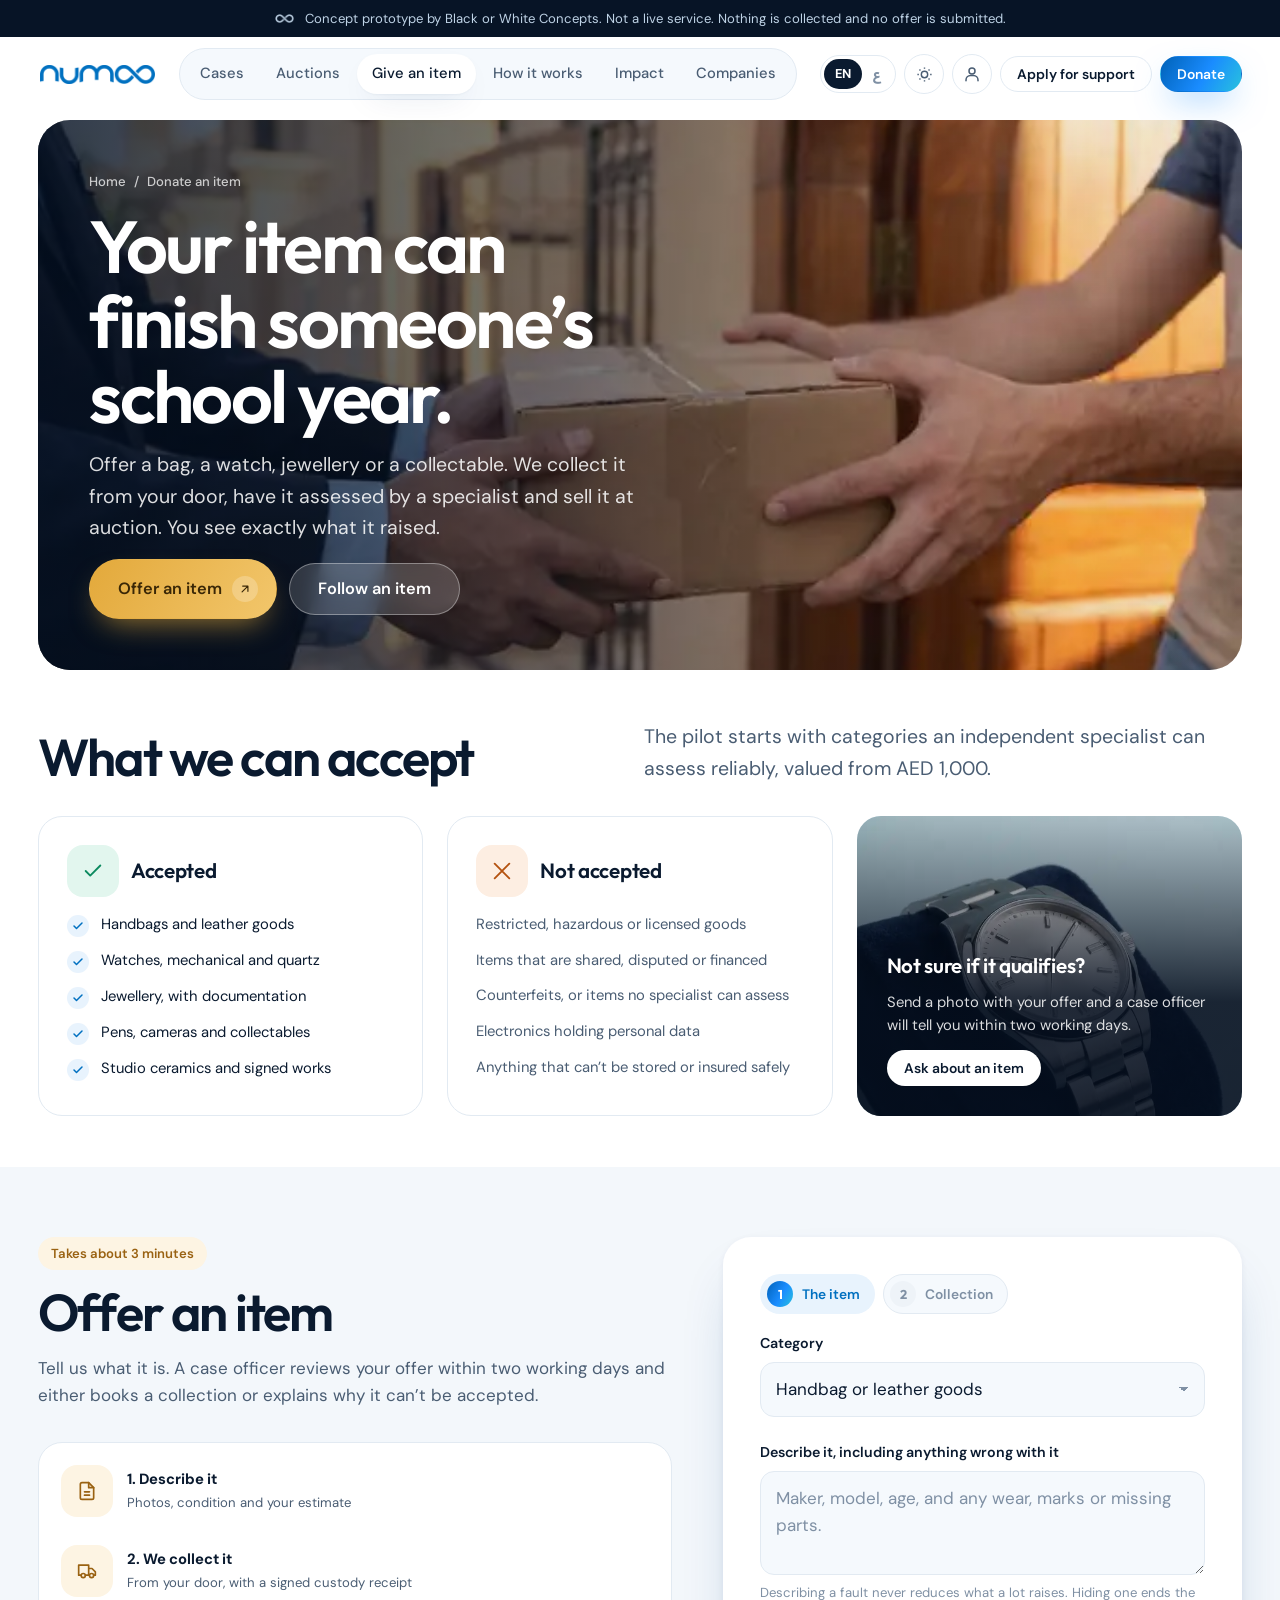
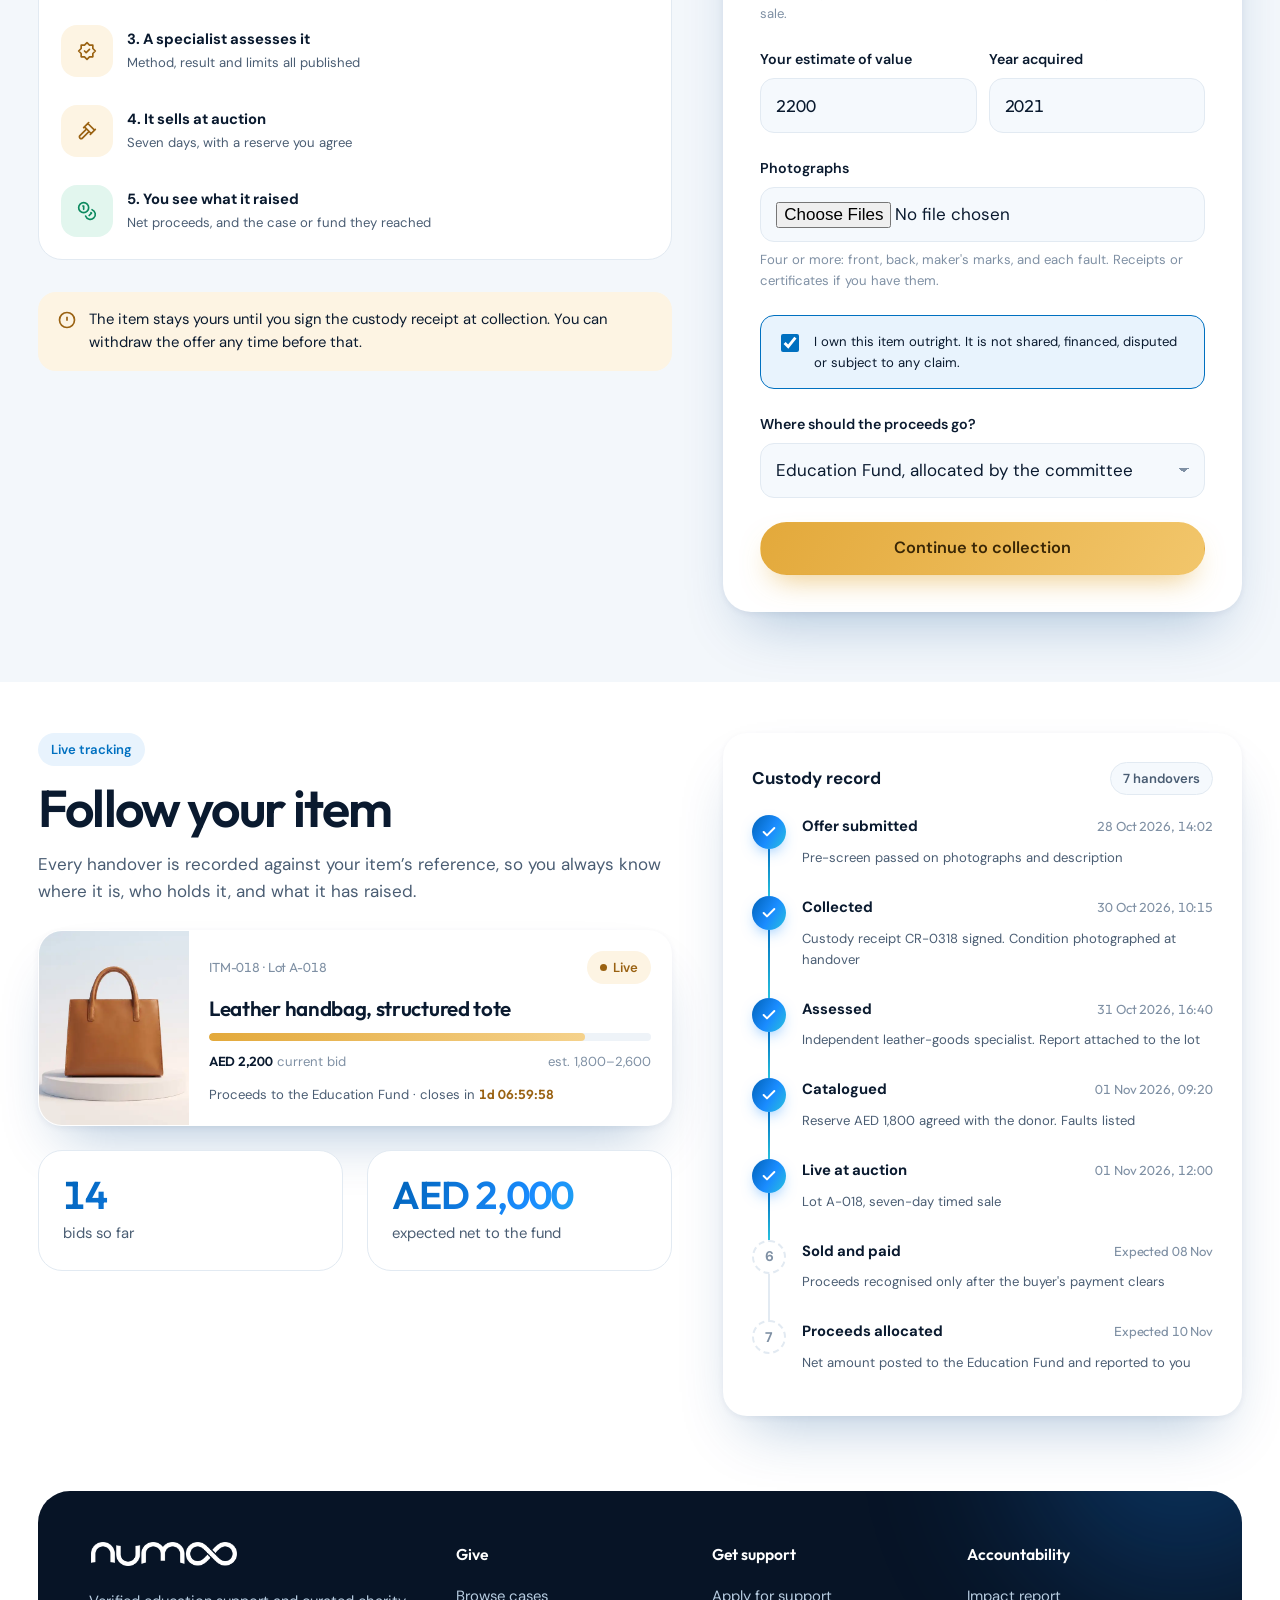
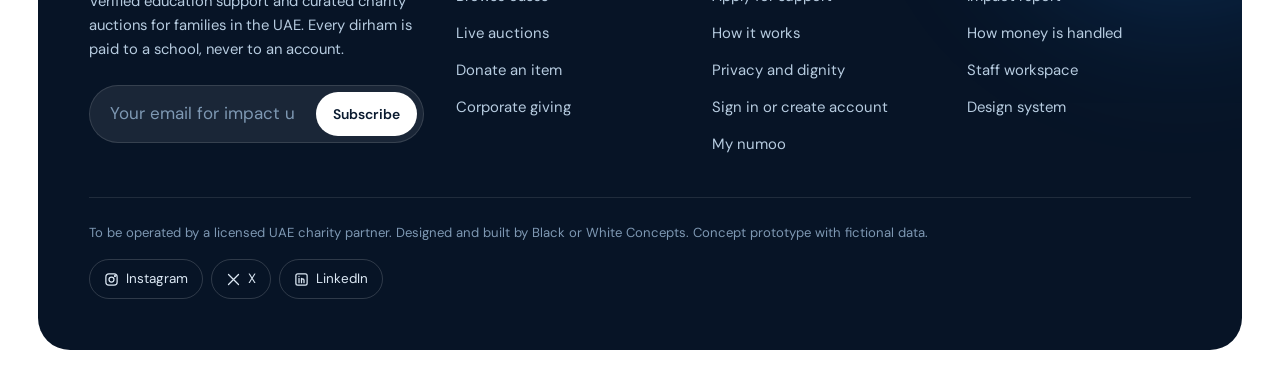
<file: give-item.html>
<!doctype html>
<html lang="en">
<head>
<meta charset="utf-8">
<meta name="viewport" content="width=device-width,initial-scale=1,viewport-fit=cover">
<title>Donate an item &middot; numoo</title>
<link rel="stylesheet" href="assets/numoo.css">
</head>
<body>
<a class="skip" href="#main">Skip to content</a>
<div class="demobar"><div class="shell"><span class="inf"></span><span>Concept prototype by Black or White Concepts. Not a live service. Nothing is collected and no offer is submitted.</span></div></div>
<div class="demobar" id="langnote" hidden style="background:var(--brand-wash);color:var(--brand)"><div class="shell"><span>Arabic is shown here to prove the right-to-left layout. Translation is drafted at build.</span></div></div>
<header id="hdr"></header>

<main id="main">
  <section style="padding-block:8px 0">
    <div class="shell">
      <div class="phero ">
        <img src="img/courier.webp" alt="">
        <div class="phero__in">
          <nav class="crumb" aria-label="Breadcrumb"><a href="index.html">Home</a><span>/</span><span>Donate an item</span></nav>
          <h1 class="display h-hero">Your item can finish someone&rsquo;s school year.</h1>
          <p class="lede">Offer a bag, a watch, jewellery or a collectable. We collect it from your door, have it assessed by a specialist and sell it at auction. You see exactly what it raised.</p>
          <div class="row"><a class="btn btn--gold btn--lg" href="#offer">Offer an item<span class="arr" data-icon="arrowup" data-size="14"></span></a><a class="btn btn--glass btn--lg" href="#track">Follow an item</a></div>
        </div>
      </div>
    </div>
  </section>

  <section class="band band--tight">
    <div class="shell stack stack-6">
      <div class="section-head">
        <h2 class="display h1" style="max-width:15ch">What we can accept</h2>
        <p class="lede">The pilot starts with categories an independent specialist can assess reliably, valued from AED 1,000.</p>
      </div>
      <div class="grid g-3">
        <div class="card stack stack-4">
          <div class="row" style="gap:12px"><span class="iconbox iconbox--good" data-icon="check"></span><span class="h3">Accepted</span></div>
          <ul class="check-list sm">
            <li><span>Handbags and leather goods</span></li>
            <li><span>Watches, mechanical and quartz</span></li>
            <li><span>Jewellery, with documentation</span></li>
            <li><span>Pens, cameras and collectables</span></li>
            <li><span>Studio ceramics and signed works</span></li>
          </ul>
        </div>
        <div class="card stack stack-4">
          <div class="row" style="gap:12px"><span class="iconbox" style="background:var(--warn-wash);color:var(--warn)" data-icon="x"></span><span class="h3">Not accepted</span></div>
          <ul class="stack stack-3 sm muted">
            <li>Restricted, hazardous or licensed goods</li>
            <li>Items that are shared, disputed or financed</li>
            <li>Counterfeits, or items no specialist can assess</li>
            <li>Electronics holding personal data</li>
            <li>Anything that can&rsquo;t be stored or insured safely</li>
          </ul>
        </div>
        <a class="tile-sm photo zoom" href="#offer" style="min-block-size:300px;display:flex;align-items:flex-end;color:#fff">
          <img src="img/watch.webp" alt="A steel watch on a velvet cushion" style="position:absolute;inset:0" loading="lazy">
          <div class="photo__shade" style="background:linear-gradient(180deg,rgba(4,14,30,.05) 0%,rgba(4,14,30,.88) 62%)"></div>
          <div class="photo__over stack stack-3" style="position:relative">
            <span class="h3" style="color:#fff">Not sure if it qualifies?</span>
            <span class="sm" style="opacity:.85">Send a photo with your offer and a case officer will tell you within two working days.</span>
            <span class="btn btn--white btn--sm" style="align-self:start">Ask about an item</span>
          </div>
        </a>
      </div>
    </div>
  </section>

  <section class="band band--paper" id="offer">
    <div class="shell split">
      <div class="stack stack-6 sticky-col">
        <div class="stack stack-4">
          <span class="chip chip--gold" style="align-self:start">Takes about 3 minutes</span>
          <h2 class="display h1">Offer an item</h2>
          <p class="body">Tell us what it is. A case officer reviews your offer within two working days and either books a collection or explains why it can&rsquo;t be accepted.</p>
        </div>
        <div class="card stack stack-2" style="padding:12px">
          <div class="row" style="gap:14px;flex-wrap:nowrap;padding:10px"><span class="iconbox iconbox--gold" data-icon="file" data-size="20"></span><div class="stack" style="gap:0"><strong class="sm">1. Describe it</strong><span class="xs muted">Photos, condition and your estimate</span></div></div>
          <div class="row" style="gap:14px;flex-wrap:nowrap;padding:10px"><span class="iconbox iconbox--gold" data-icon="truck" data-size="20"></span><div class="stack" style="gap:0"><strong class="sm">2. We collect it</strong><span class="xs muted">From your door, with a signed custody receipt</span></div></div>
          <div class="row" style="gap:14px;flex-wrap:nowrap;padding:10px"><span class="iconbox iconbox--gold" data-icon="badge" data-size="20"></span><div class="stack" style="gap:0"><strong class="sm">3. A specialist assesses it</strong><span class="xs muted">Method, result and limits all published</span></div></div>
          <div class="row" style="gap:14px;flex-wrap:nowrap;padding:10px"><span class="iconbox iconbox--gold" data-icon="gavel" data-size="20"></span><div class="stack" style="gap:0"><strong class="sm">4. It sells at auction</strong><span class="xs muted">Seven days, with a reserve you agree</span></div></div>
          <div class="row" style="gap:14px;flex-wrap:nowrap;padding:10px"><span class="iconbox iconbox--good" data-icon="coins" data-size="20"></span><div class="stack" style="gap:0"><strong class="sm">5. You see what it raised</strong><span class="xs muted">Net proceeds, and the case or fund they reached</span></div></div>
        </div>
        <div class="notice notice--gold">
          <svg class="notice__i" viewBox="0 0 24 24" fill="none" stroke="currentColor" stroke-width="2"><circle cx="12" cy="12" r="9"/><path d="M12 8v5M12 16h.01"/></svg>
          <span class="sm">The item stays yours until you sign the custody receipt at collection. You can withdraw the offer any time before that.</span>
        </div>
      </div>

      <div class="panel card--raised" data-wizard style="padding:clamp(22px,3vw,36px);border-color:transparent">
        <div class="steps" style="margin-block-end:18px">
          <span class="steps__i" data-pip><span class="steps__n">1</span>The item</span>
          <span class="steps__i" data-pip><span class="steps__n">2</span>Collection</span>
        </div>

        <div data-step class="stack stack-5">
          <div class="field"><label for="icat">Category</label>
            <select class="select" id="icat">
              <option>Handbag or leather goods</option><option>Watch</option><option>Jewellery</option>
              <option>Pen or writing instrument</option><option>Camera</option><option>Ceramics or art</option><option>Other</option>
            </select></div>
          <div class="field"><label for="idesc">Describe it, including anything wrong with it</label>
            <textarea class="textarea" id="idesc" placeholder="Maker, model, age, and any wear, marks or missing parts."></textarea>
            <span class="hint">Describing a fault never reduces what a lot raises. Hiding one ends the sale.</span></div>
          <div class="row" style="gap:12px">
            <div class="field" style="flex:1"><label for="ival">Your estimate of value</label>
              <input class="input num" id="ival" type="number" placeholder="AED" value="2200" inputmode="numeric"></div>
            <div class="field" style="flex:1"><label for="ibuy">Year acquired</label>
              <input class="input num" id="ibuy" type="number" placeholder="e.g. 2021" value="2021" inputmode="numeric"></div>
          </div>
          <div class="field"><label for="ifiles">Photographs</label>
            <input class="input" id="ifiles" type="file" multiple accept="image/*">
            <span class="hint">Four or more: front, back, maker's marks, and each fault. Receipts or certificates if you have them.</span></div>
          <label class="choice"><input type="checkbox" id="iown" checked>
            <span class="xs">I own this item outright. It is not shared, financed, disputed or subject to any claim.</span></label>
          <div class="field"><label for="idest">Where should the proceeds go?</label>
            <select class="select" id="idest"><option>Education Fund, allocated by the committee</option>
              <option>A specific case, chosen after assessment</option></select></div>
          <button class="btn btn--gold btn--block btn--lg" data-next type="button">Continue to collection</button>
        </div>

        <div data-step class="stack stack-5" hidden>
          <div class="notice notice--good"><svg class="notice__i" viewBox="0 0 24 24" fill="none" stroke="currentColor" stroke-width="2"><path d="M20 6 9 17l-5-5"/></svg>
            <div class="stack stack-2"><strong class="sm">Pre-screen passed</strong>
              <span class="xs">Reference <span class="num">ITM-018</span>. Final acceptance follows physical inspection.</span></div></div>
          <div class="field"><label for="iaddr">Collection address</label>
            <textarea class="textarea" id="iaddr" style="min-block-size:70px">Building 4, Al Wasl Road, Dubai</textarea></div>
          <div class="row" style="gap:12px">
            <div class="field" style="flex:1"><label for="idate">Preferred day</label>
              <select class="select" id="idate"><option>Mon 3 Nov</option><option>Tue 4 Nov</option><option>Wed 5 Nov</option></select></div>
            <div class="field" style="flex:1"><label for="itime">Window</label>
              <select class="select" id="itime"><option>09:00&ndash;12:00</option><option>12:00&ndash;15:00</option><option>15:00&ndash;18:00</option></select></div>
          </div>
          <div class="card stack stack-3" style="background:var(--surface-2)">
            <span class="label">What you are agreeing to</span>
            <ul class="stack stack-2 xs muted">
              <li>Ownership transfers to the charity when you sign the custody receipt at handover.</li>
              <li>The charity holds and insures the item from that moment.</li>
              <li>If the item is declined after inspection, return delivery is arranged and charged as set out in the terms.</li>
              <li>You will be told the reserve before the lot goes live.</li>
            </ul>
          </div>
          <label class="choice"><input type="checkbox" id="iterms" checked>
            <span class="xs">I accept the collection, custody and return terms.</span></label>
          <div class="row" style="gap:10px"><button class="btn btn--line" data-prev type="button">Back</button>
            <button class="btn btn--gold" data-next type="button" style="flex:1">Book collection</button></div>
        </div>

        <div data-step class="stack stack-5" hidden>
          <div class="notice notice--good"><svg class="notice__i" viewBox="0 0 24 24" fill="none" stroke="currentColor" stroke-width="2"><path d="M20 6 9 17l-5-5"/></svg>
            <div class="stack stack-2"><strong class="sm">Collection booked</strong>
              <span class="xs">Mon 3 Nov, 09:00&ndash;12:00. You will get a message an hour before.</span></div></div>
          <dl class="dl"><dt>Reference</dt><dd class="num">ITM-018</dd>
            <dt>Item</dt><dd>Leather handbag</dd>
            <dt>Your estimate</dt><dd class="amount">AED 2,200</dd>
            <dt>Destination</dt><dd>Education Fund</dd>
            <dt>Status</dt><dd><span class="chip chip--gold">Awaiting collection</span></dd></dl>
          <p class="xs mute-3">Have the item and your ID ready. The driver issues a custody receipt and photographs the item's condition at handover.</p>
          <a class="btn btn--line btn--block" href="#track">Follow this item</a>
        </div>
      </div>
    </div>
  </section>

  <section class="band band--tight" id="track">
    <div class="shell split">
      <div class="stack stack-5">
        <div class="stack stack-4">
          <span class="chip chip--brand" style="align-self:start">Live tracking</span>
          <h2 class="display h1">Follow your item</h2>
          <p class="body">Every handover is recorded against your item&rsquo;s reference, so you always know where it is, who holds it, and what it has raised.</p>
        </div>
        <a class="card card--raised card--pad0" href="lot.html" style="display:grid;grid-template-columns:150px minmax(0,1fr)">
          <div class="photo" style="border-radius:0;min-block-size:100%"><img src="img/bag.webp" alt="Leather handbag, lot A-018"></div>
          <div class="stack stack-3" style="padding:20px">
            <div class="row-between"><span class="num xs mute-3">ITM-018 &middot; Lot A-018</span><span class="chip chip--gold"><span class="chip__dot"></span>Live</span></div>
            <strong class="h3">Leather handbag, structured tote</strong>
            <div class="meter meter--gold"><div class="meter__track"><div class="meter__fill" data-fill="85" style="inline-size:0"></div></div>
              <div class="meter__legend"><span><span class="amount">AED 2,200</span> <span class="mute-3">current bid</span></span><span class="mute-3">est. 1,800&ndash;2,600</span></div></div>
            <span class="xs muted">Proceeds to the Education Fund &middot; closes in <span class="countdown" data-ends="" id="cd3"></span></span>
          </div>
        </a>
        <div class="grid g-2">
          <div class="statcard"><span class="kpi__v grad-text">14</span><span class="kpi__l">bids so far</span></div>
          <div class="statcard"><span class="kpi__v grad-text">AED 2,000</span><span class="kpi__l">expected net to the fund</span></div>
        </div>
      </div>
      <div class="card card--raised"><div class="row-between" style="margin-block-end:6px"><strong>Custody record</strong><span class="chip">7 handovers</span></div><div class="trail" id="trail"></div></div>
    </div>
  </section>
</main>
<footer id="ftr"></footer>

<script>
window.pageInit = function () {
  document.getElementById("cd3").dataset.ends = window.NUMOO.lotById("A-018").ends;
  var rows = [
    ["Offer submitted", "28 Oct 2026, 14:02", "Pre-screen passed on photographs and description", "done"],
    ["Collected", "30 Oct 2026, 10:15", "Custody receipt CR-0318 signed. Condition photographed at handover", "done"],
    ["Assessed", "31 Oct 2026, 16:40", "Independent leather-goods specialist. Report attached to the lot", "done"],
    ["Catalogued", "01 Nov 2026, 09:20", "Reserve AED 1,800 agreed with the donor. Faults listed", "done"],
    ["Live at auction", "01 Nov 2026, 12:00", "Lot A-018, seven-day timed sale", "done"],
    ["Sold and paid", "Expected 08 Nov", "Proceeds recognised only after the buyer's payment clears", "pending"],
    ["Proceeds allocated", "Expected 10 Nov", "Net amount posted to the Education Fund and reported to you", "pending"]
  ];
  document.getElementById("trail").innerHTML = window.NUMOO.trailHTML(rows);
};
</script>
<script src="assets/numoo.js"></script>
</body>
</html>
</file>
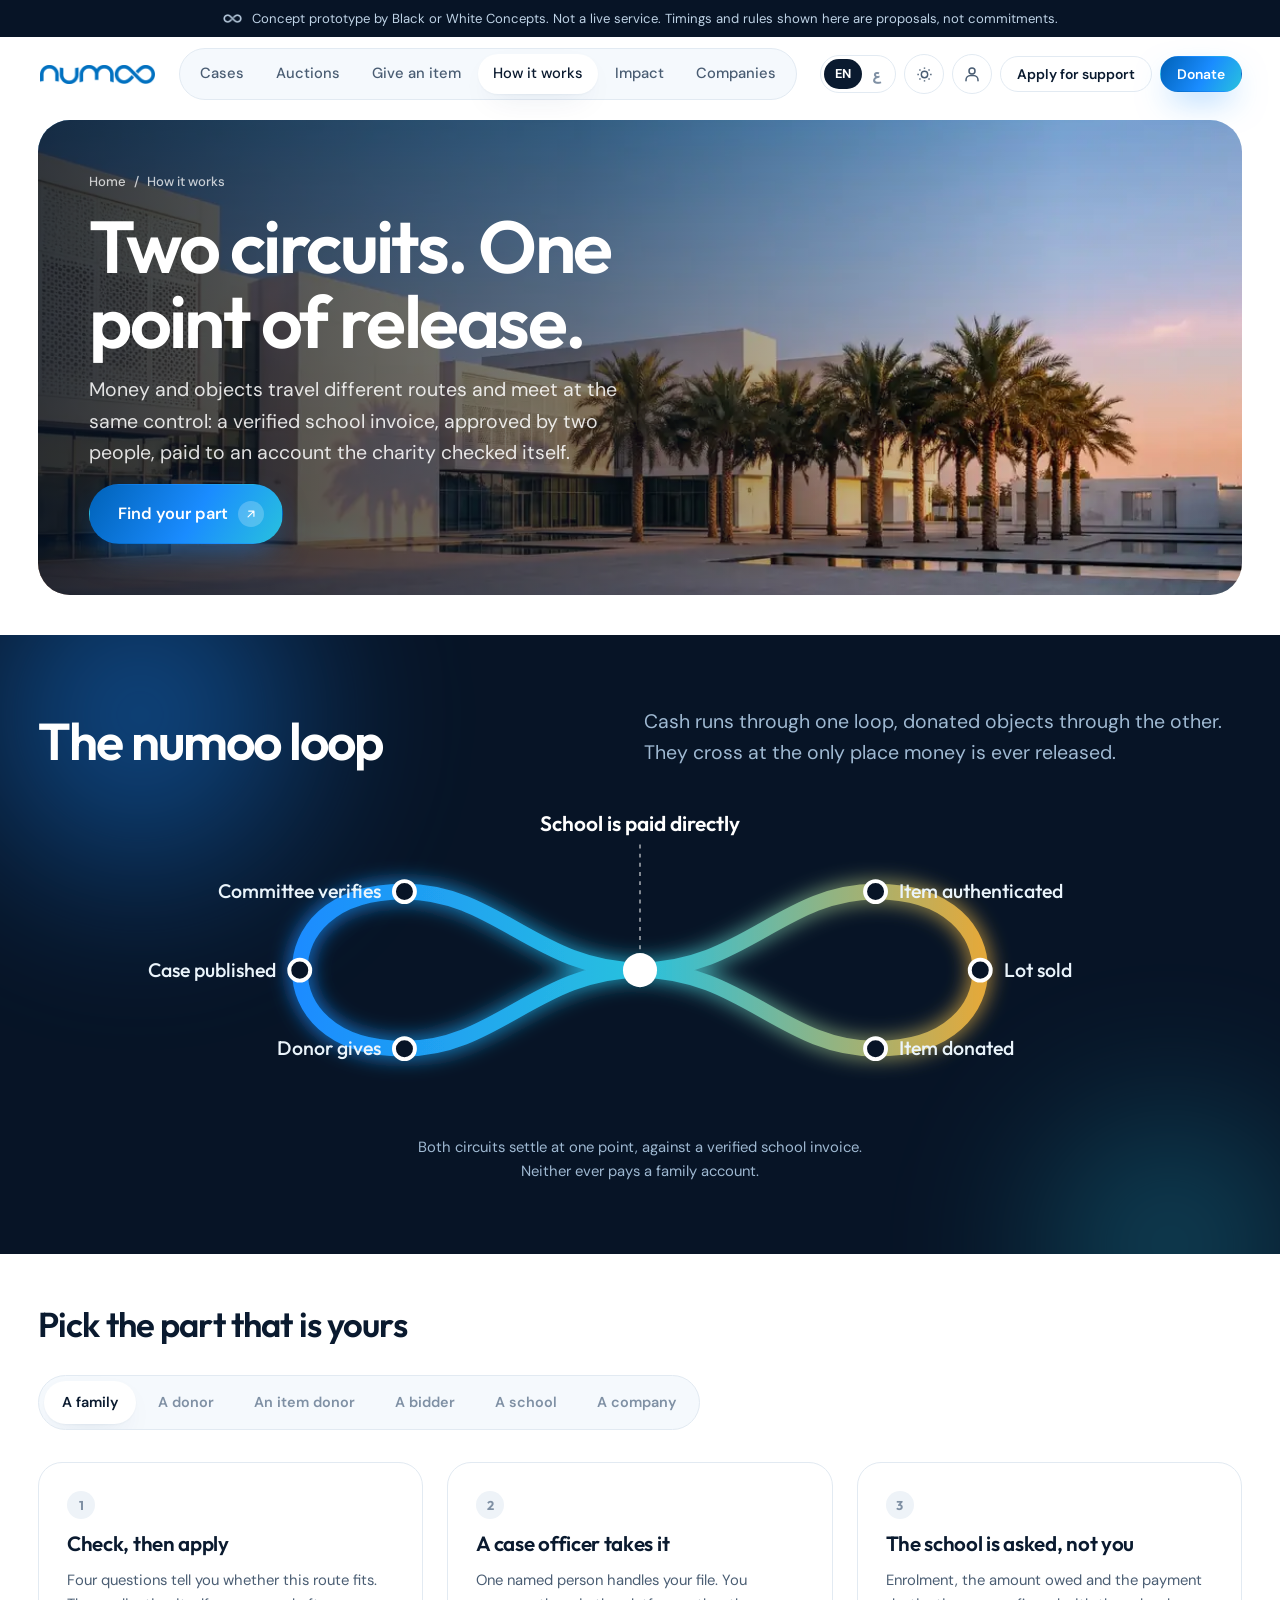
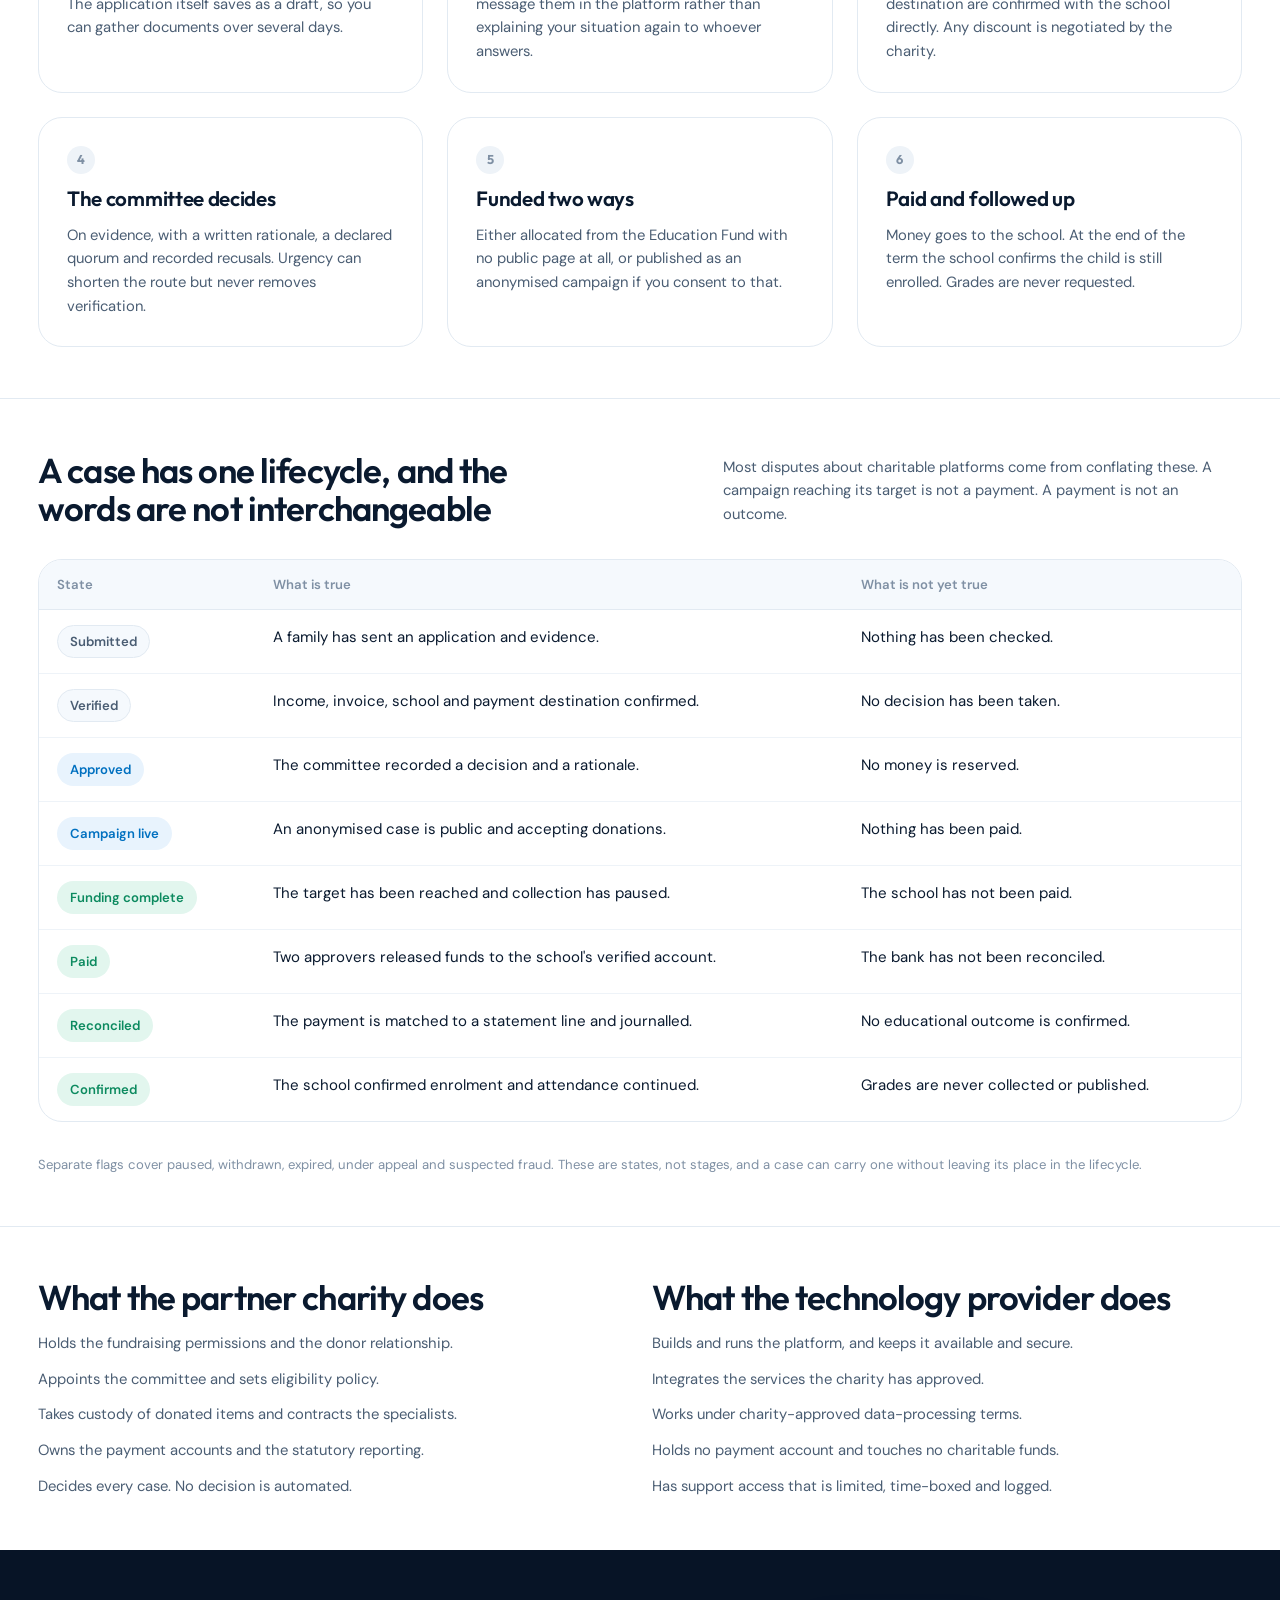
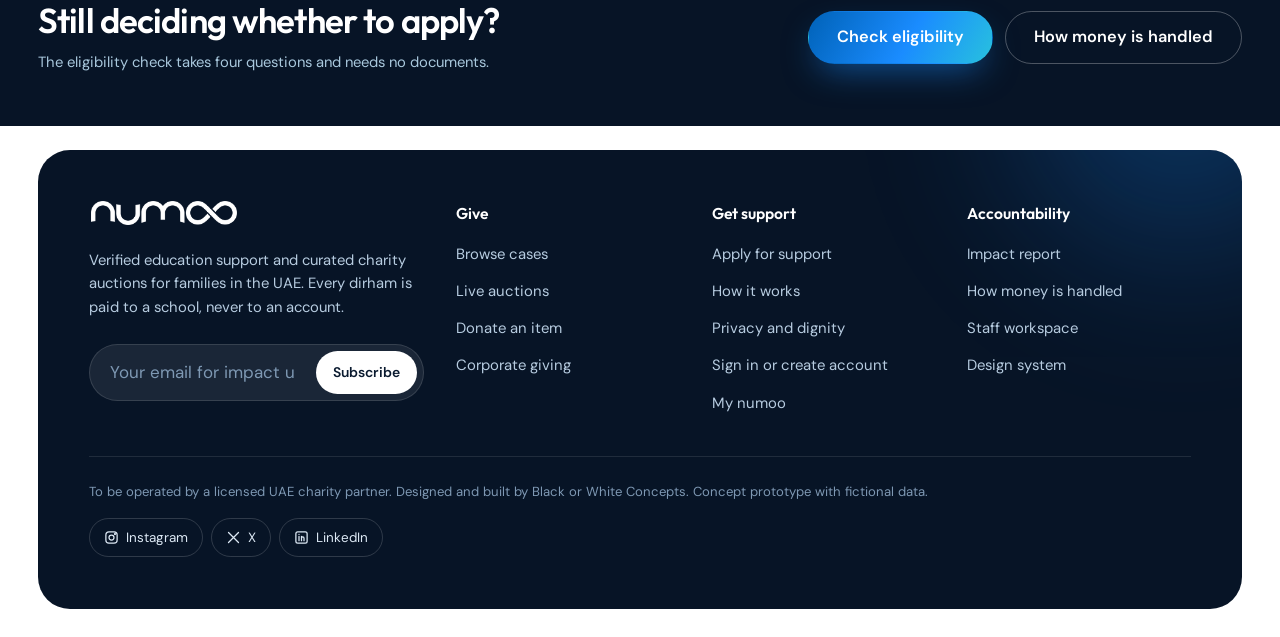
<file: how-it-works.html>
<!doctype html>
<html lang="en">
<head>
<meta charset="utf-8">
<meta name="viewport" content="width=device-width,initial-scale=1,viewport-fit=cover">
<title>How numoo works</title>
<link rel="stylesheet" href="assets/numoo.css">
</head>
<body>
<a class="skip" href="#main">Skip to content</a>
<div class="demobar"><div class="shell"><span class="inf"></span><span>Concept prototype by Black or White Concepts. Not a live service. Timings and rules shown here are proposals, not commitments.</span></div></div>
<div class="demobar" id="langnote" hidden style="background:var(--brand-wash);color:var(--brand)"><div class="shell"><span>Arabic is shown here to prove the right-to-left layout. Translation is drafted at build.</span></div></div>
<header id="hdr"></header>

<main id="main">
  <section style="padding-block:8px 0">
    <div class="shell">
      <div class="phero ">
        <img src="img/school.webp" alt="">
        <div class="phero__in">
          <nav class="crumb" aria-label="Breadcrumb"><a href="index.html">Home</a><span>/</span><span>How it works</span></nav>
          <h1 class="display h-hero">Two circuits. One point of release.</h1>
          <p class="lede">Money and objects travel different routes and meet at the same control: a verified school invoice, approved by two people, paid to an account the charity checked itself.</p>
          <div class="row"><a class="btn btn--primary btn--lg" href="#roles">Find your part<span class="arr" data-icon="arrowup" data-size="14"></span></a></div>
        </div>
      </div>
    </div>
  </section>

  <section class="band band--ink" style="margin-block-start:40px">
    <div class="glowbg glowbg--a" style="inset-block-start:-180px;inset-inline-start:-120px"></div>
    <div class="glowbg glowbg--b" style="inset-block-end:-200px;inset-inline-end:-100px;opacity:.35"></div>
    <div class="shell stack stack-6 z1">
      <div class="section-head"><h2 class="display h1" style="color:#fff;max-width:15ch">The numoo loop</h2>
        <p class="lede">Cash runs through one loop, donated objects through the other. They cross at the only place money is ever released.</p></div>
      <div id="loop"></div>
    </div>
  </section>

  <section id="roles" class="band band--tight">
    <div class="shell stack stack-6">
      <h2 class="display h2">Pick the part that is yours</h2>
      <div class="tabs" data-tabs="roles" role="tablist">
        <button role="tab" aria-selected="true" data-target="family">A family</button>
        <button role="tab" aria-selected="false" data-target="donor">A donor</button>
        <button role="tab" aria-selected="false" data-target="item">An item donor</button>
        <button role="tab" aria-selected="false" data-target="bidder">A bidder</button>
        <button role="tab" aria-selected="false" data-target="school">A school</button>
        <button role="tab" aria-selected="false" data-target="company">A company</button>
      </div>

      <div data-panel="family" data-group="roles">
        <div class="grid g-3" id="p-family"></div>
      </div>
      <div data-panel="donor" data-group="roles" hidden><div class="grid g-3" id="p-donor"></div></div>
      <div data-panel="item" data-group="roles" hidden><div class="grid g-3" id="p-item"></div></div>
      <div data-panel="bidder" data-group="roles" hidden><div class="grid g-3" id="p-bidder"></div></div>
      <div data-panel="school" data-group="roles" hidden><div class="grid g-3" id="p-school"></div></div>
      <div data-panel="company" data-group="roles" hidden><div class="grid g-3" id="p-company"></div></div>
    </div>
  </section>

  <section class="band band--tight band--surface" style="border-block:1px solid var(--line)">
    <div class="shell stack stack-6">
      <div class="split" style="align-items:end">
        <h2 class="display h2">A case has one lifecycle, and the words are not interchangeable</h2>
        <p class="body sm">Most disputes about charitable platforms come from conflating these. A campaign reaching its target is not a payment. A payment is not an outcome.</p>
      </div>
      <div class="tablewrap"><table class="t"><caption class="sr">Case states and what each one means</caption>
        <thead><tr><th>State</th><th>What is true</th><th>What is not yet true</th></tr></thead>
        <tbody>
          <tr><td><span class="chip">Submitted</span></td><td>A family has sent an application and evidence.</td><td>Nothing has been checked.</td></tr>
          <tr><td><span class="chip">Verified</span></td><td>Income, invoice, school and payment destination confirmed.</td><td>No decision has been taken.</td></tr>
          <tr><td><span class="chip chip--brand">Approved</span></td><td>The committee recorded a decision and a rationale.</td><td>No money is reserved.</td></tr>
          <tr><td><span class="chip chip--brand">Campaign live</span></td><td>An anonymised case is public and accepting donations.</td><td>Nothing has been paid.</td></tr>
          <tr><td><span class="chip chip--good">Funding complete</span></td><td>The target has been reached and collection has paused.</td><td>The school has not been paid.</td></tr>
          <tr><td><span class="chip chip--good">Paid</span></td><td>Two approvers released funds to the school's verified account.</td><td>The bank has not been reconciled.</td></tr>
          <tr><td><span class="chip chip--good">Reconciled</span></td><td>The payment is matched to a statement line and journalled.</td><td>No educational outcome is confirmed.</td></tr>
          <tr><td><span class="chip chip--good">Confirmed</span></td><td>The school confirmed enrolment and attendance continued.</td><td>Grades are never collected or published.</td></tr>
        </tbody></table></div>
      <p class="xs mute-3">Separate flags cover paused, withdrawn, expired, under appeal and suspected fraud. These are states, not stages, and a case can carry one without leaving its place in the lifecycle.</p>
    </div>
  </section>

  <section class="band band--tight">
    <div class="shell grid g-2">
      <div class="stack stack-4">
        <h2 class="display h2">What the partner charity does</h2>
        <ul class="stack stack-3 sm muted">
          <li>Holds the fundraising permissions and the donor relationship.</li>
          <li>Appoints the committee and sets eligibility policy.</li>
          <li>Takes custody of donated items and contracts the specialists.</li>
          <li>Owns the payment accounts and the statutory reporting.</li>
          <li>Decides every case. No decision is automated.</li>
        </ul>
      </div>
      <div class="stack stack-4">
        <h2 class="display h2">What the technology provider does</h2>
        <ul class="stack stack-3 sm muted">
          <li>Builds and runs the platform, and keeps it available and secure.</li>
          <li>Integrates the services the charity has approved.</li>
          <li>Works under charity-approved data-processing terms.</li>
          <li>Holds no payment account and touches no charitable funds.</li>
          <li>Has support access that is limited, time-boxed and logged.</li>
        </ul>
      </div>
    </div>
  </section>

  <section class="band band--ink band--tight">
    <div class="shell row-between">
      <div class="stack stack-3" style="max-width:54ch">
        <h2 class="display h2" style="color:#fff">Still deciding whether to apply?</h2>
        <p class="sm" style="color:#A9C8DD">The eligibility check takes four questions and needs no documents.</p>
      </div>
      <div class="row">
        <a class="btn btn--primary btn--lg" href="apply.html">Check eligibility</a>
        <a class="btn btn--line btn--lg" href="trust.html">How money is handled</a>
      </div>
    </div>
  </section>
</main>
<footer id="ftr"></footer>

<script>
window.pageInit = function () {
  var N = window.NUMOO;
  document.getElementById("loop").innerHTML = N.loopDiagram();

  var flows = {
    family: [
      ["Check, then apply", "Four questions tell you whether this route fits. The application itself saves as a draft, so you can gather documents over several days."],
      ["A case officer takes it", "One named person handles your file. You message them in the platform rather than explaining your situation again to whoever answers."],
      ["The school is asked, not you", "Enrolment, the amount owed and the payment destination are confirmed with the school directly. Any discount is negotiated by the charity."],
      ["The committee decides", "On evidence, with a written rationale, a declared quorum and recorded recusals. Urgency can shorten the route but never removes verification."],
      ["Funded two ways", "Either allocated from the Education Fund with no public page at all, or published as an anonymised campaign if you consent to that."],
      ["Paid and followed up", "Money goes to the school. At the end of the term the school confirms the child is still enrolled. Grades are never requested."]
    ],
    donor: [
      ["Choose a case or the fund", "A case gives you a specific outcome to follow. The fund lets the committee direct money to whatever is closest to a deadline."],
      ["Your money is reserved, not spent", "While payment is in progress, that part of the target is held so two people cannot fund the same gap twice."],
      ["Restrictions are enforced", "A donation to one case cannot quietly move to another. If the case closes or is withdrawn, you are asked what you want done."],
      ["Two people release it", "One prepares the payment, a different person authorises it. Nobody can do both, including an administrator."],
      ["You see the settlement", "The receipt, the school payment reference and the reconciliation date all appear against your contribution."],
      ["One follow-up, no stories", "A continuity confirmation at the end of the term. No photographs of children, no grades, no case studies written to move you."]
    ],
    item: [
      ["Offer it in three minutes", "Photographs, a description including the faults, your own estimate, and a declaration that you own it outright."],
      ["Pre-screen before anyone drives anywhere", "A case officer checks the category, the likely value and whether a specialist can assess it. Most declines happen here, within two working days."],
      ["Handover is a record", "At collection you sign a custody receipt. Condition is photographed, an item ID is applied and the handler is recorded. Ownership transfers at this moment."],
      ["Assessed, then catalogued", "An independent specialist documents method, conclusion and limits. Assessment is kept separate from the resale estimate and from the reserve."],
      ["You agree the reserve", "Before the lot goes live you are told the reserve, the auction length and the costs that will be deducted."],
      ["You are told what it raised", "Net proceeds, not gross. If the lot does not sell, the terms you agreed decide whether it is returned, relisted or offered elsewhere."]
    ],
    bidder: [
      ["Register and be verified", "Bidding is open to adults with a verified contact. Proportionate identity checks apply above a threshold set by the charity."],
      ["Read the report, then bid", "Condition, faults, the specialist's conclusion and the limits of that conclusion are all on the lot page before you can place a bid."],
      ["Bids are recorded on server time", "Two bids at the same instant cannot both lead. The full bid history is immutable and available to auditors."],
      ["Late bids extend the close", "A valid bid inside the final two minutes adds two minutes, so a lot cannot be won by timing alone."],
      ["48 hours to pay", "A winning bid is a commitment. Nothing ships before cleared funds, and no charitable proceeds are recognised until payment settles."],
      ["Delivery and disputes", "Delivery is charged separately and matched to its cost. Damage, non-delivery and authenticity disputes have a defined route, not a blanket no-refund rule."]
    ],
    school: [
      ["Confirm, don't collect", "Schools confirm enrolment, the outstanding balance and the fee period. They do not see a family's hardship evidence."],
      ["Negotiate the gap down", "The charity asks for a goodwill discount before publishing a target. A smaller target closes faster, so this is in everyone's interest."],
      ["Invoice the charity", "Payment is made against the school invoice to an account the charity verified independently of that invoice."],
      ["One portal for several campuses", "School groups manage campuses under one account with separate finance contacts."],
      ["Confirm continuity at term end", "A single confirmation that the student is enrolled and attending. No grades, no reports, no student records."],
      ["Refer a case", "A school can refer a family, but guardian authority and consent are verified separately before anything proceeds."]
    ],
    company: [
      ["Pledge, then pay", "Pledged and received are reported as separate figures. A commitment is never counted as cash."],
      ["Restrict it meaningfully", "Fund a grade band, an emirate or a cohort. Restrictions are enforced when funds are allocated, not left to good intentions."],
      ["Match what staff give", "Employee giving can be matched up to a cap, with the match tracked against the same restrictions."],
      ["Run an item drive", "Collect items at your offices. The charity handles collection, assessment and sale, and reports proceeds back by drive."],
      ["Report with evidence", "Contributions, allocations, disbursements and verified outcomes are shown as four different numbers, not one."],
      ["Keep the branding honest", "An impact page can carry your name. It cannot claim outcomes the charity has not confirmed."]
    ]
  };

  Object.keys(flows).forEach(function (k) {
    document.getElementById("p-" + k).innerHTML = flows[k].map(function (s, i) {
      return '<div class="card stack stack-3"><span class="steps__n" style="inline-size:28px;block-size:28px">' + (i + 1) + '</span>' +
        '<span class="h3">' + s[0] + '</span><p class="sm muted">' + s[1] + '</p></div>';
    }).join("");
  });
};
</script>
<script src="assets/numoo.js"></script>
</body>
</html>
</file>
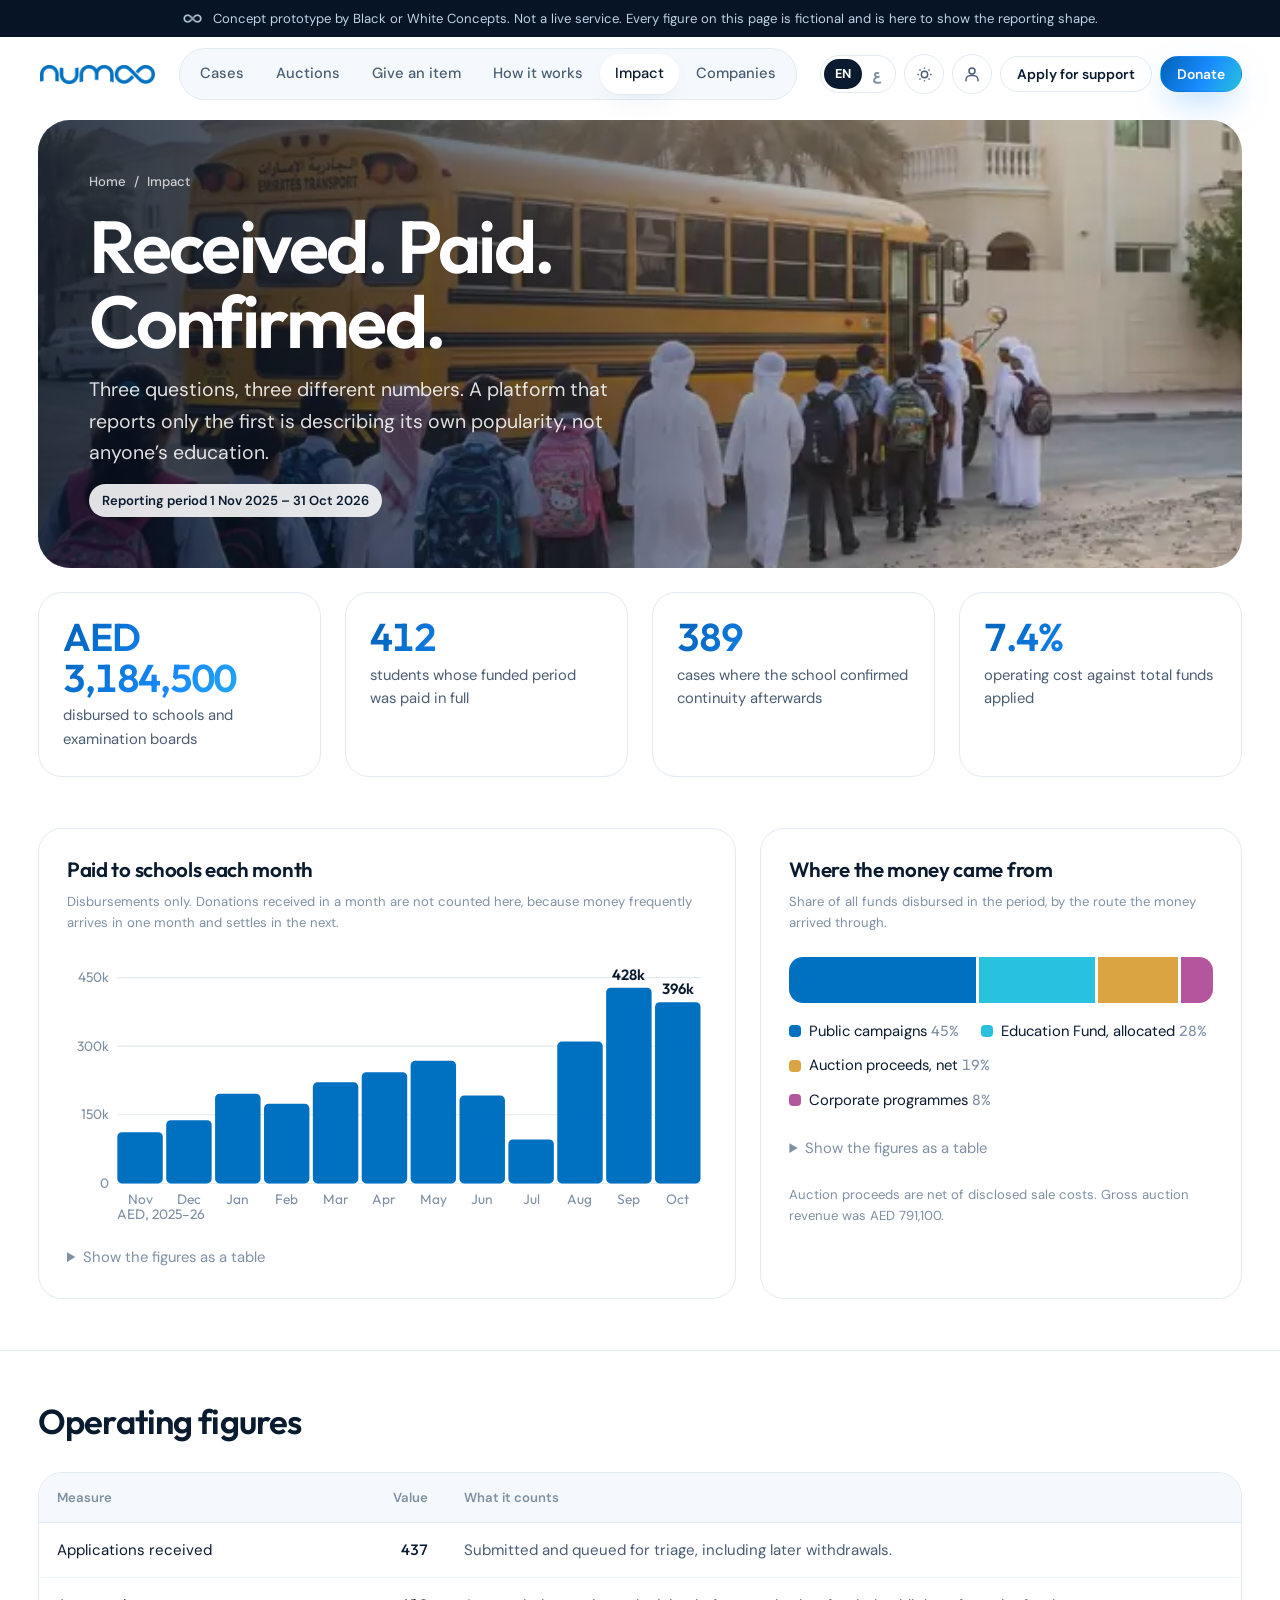
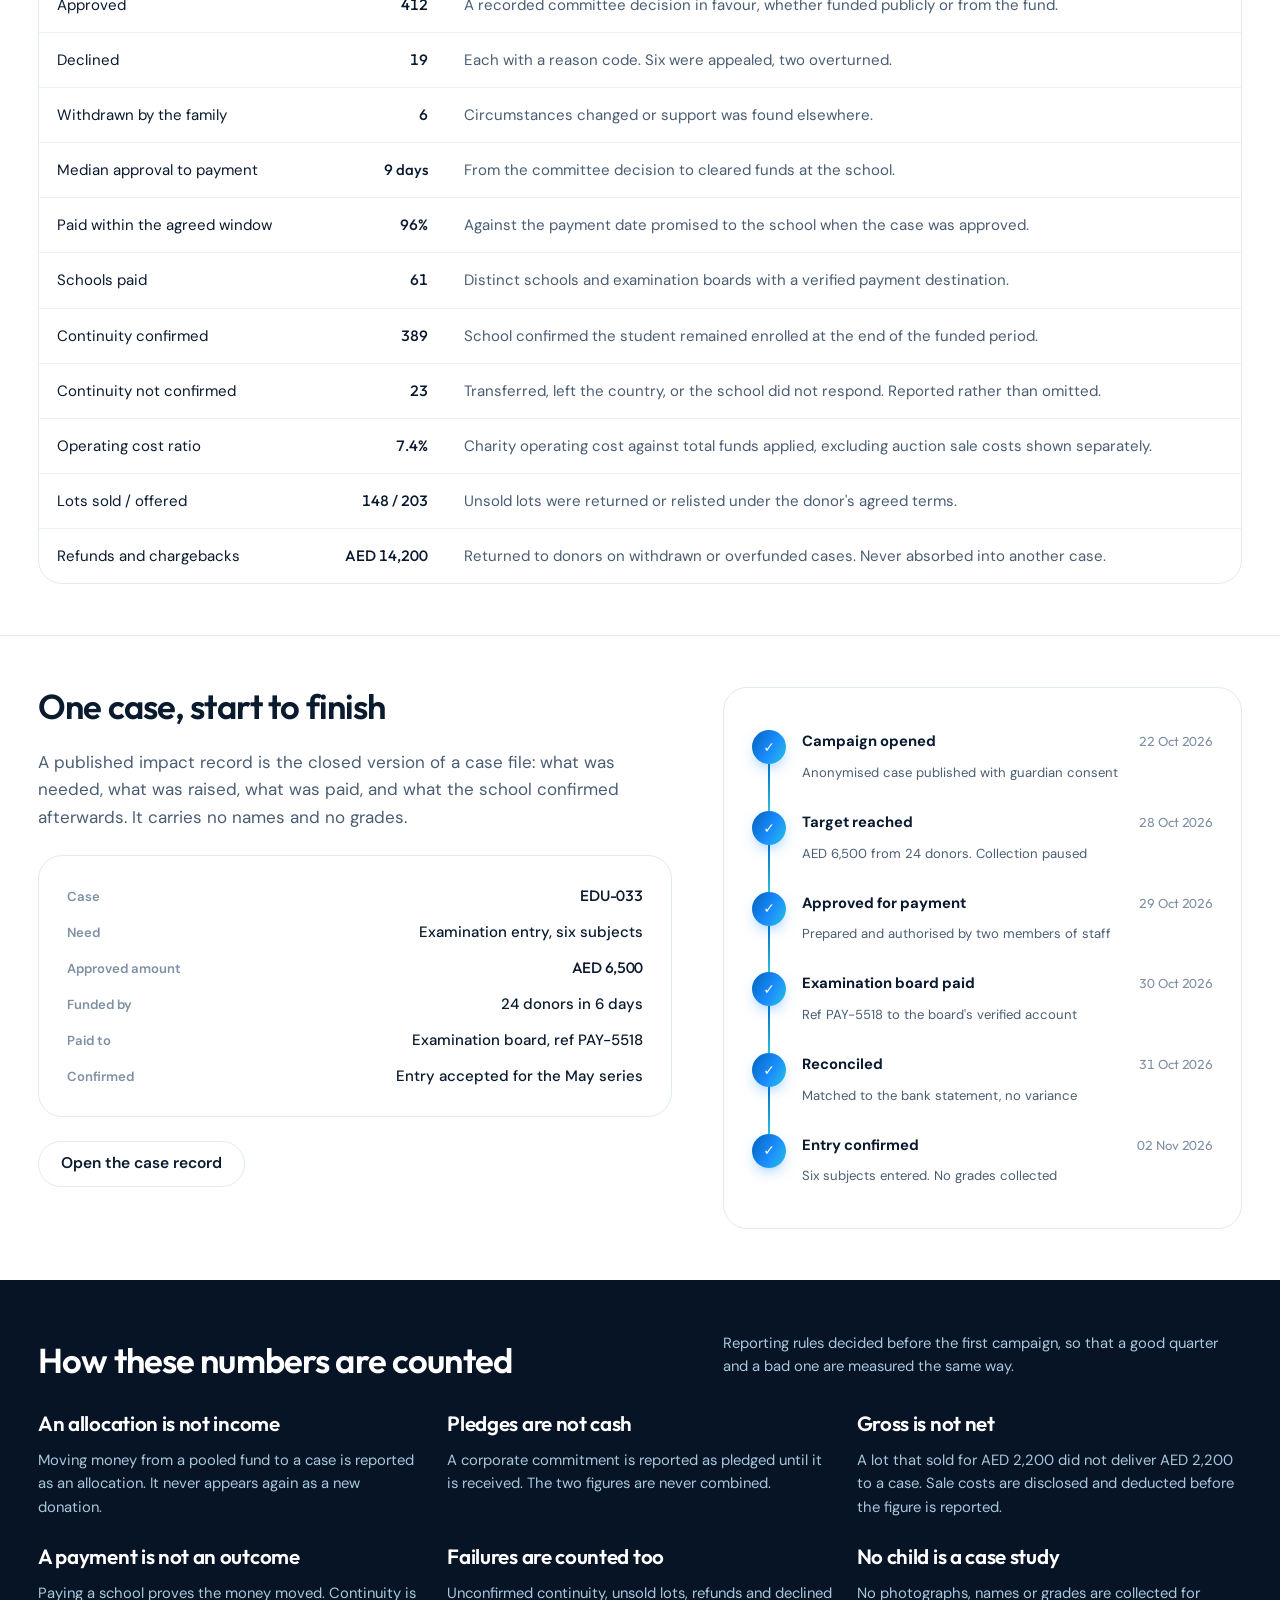
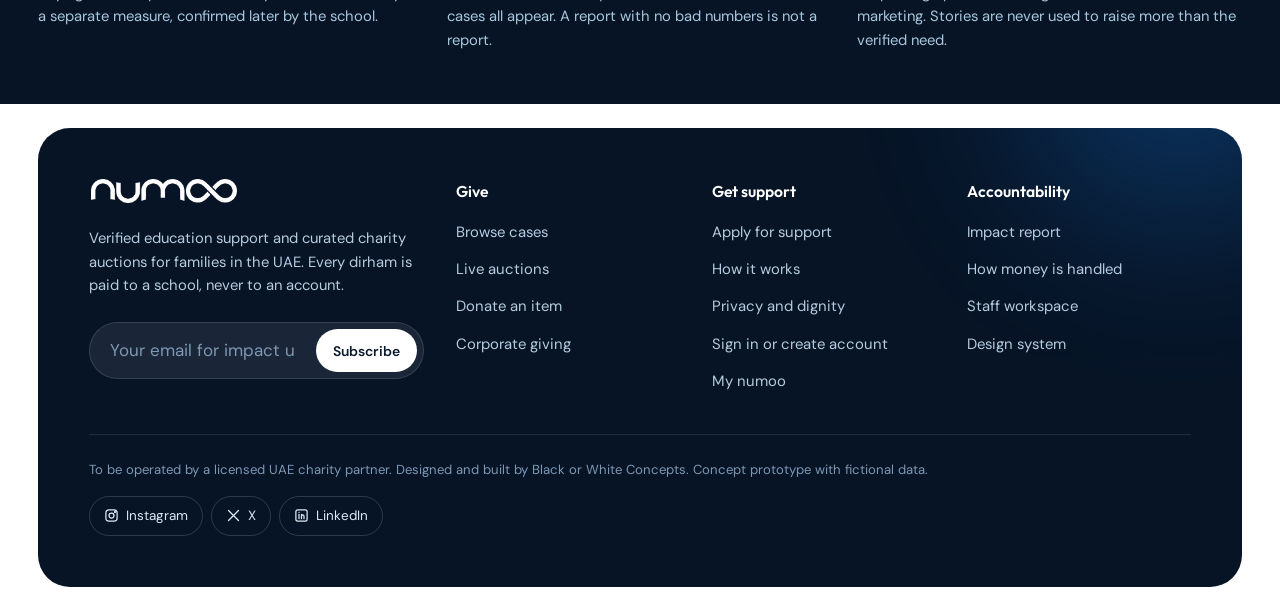
<file: impact.html>
<!doctype html>
<html lang="en">
<head>
<meta charset="utf-8">
<meta name="viewport" content="width=device-width,initial-scale=1,viewport-fit=cover">
<title>Impact and reporting</title>
<link rel="stylesheet" href="assets/numoo.css">
</head>
<body>
<a class="skip" href="#main">Skip to content</a>
<div class="demobar"><div class="shell"><span class="inf"></span><span>Concept prototype by Black or White Concepts. Not a live service. Every figure on this page is fictional and is here to show the reporting shape.</span></div></div>
<div class="demobar" id="langnote" hidden style="background:var(--brand-wash);color:var(--brand)"><div class="shell"><span>Arabic is shown here to prove the right-to-left layout. Translation is drafted at build.</span></div></div>
<header id="hdr"></header>

<main id="main">
  <section style="padding-block:8px 0">
    <div class="shell">
      <div class="phero ">
        <img src="img/bus.webp" alt="">
        <div class="phero__in">
          <nav class="crumb" aria-label="Breadcrumb"><a href="index.html">Home</a><span>/</span><span>Impact</span></nav>
          <h1 class="display h-hero">Received. Paid. Confirmed.</h1>
          <p class="lede">Three questions, three different numbers. A platform that reports only the first is describing its own popularity, not anyone&rsquo;s education.</p>
          <span class="chip chip--glass" style="align-self:start">Reporting period 1 Nov 2025 &ndash; 31 Oct 2026</span>
        </div>
      </div>
    </div>
  </section>

  <section class="band--tight" style="padding-block:24px 0">
    <div class="shell grid g-4" id="kpis"></div>
  </section>

  <section class="band band--tight">
    <div class="shell grid g-wide">
      <div class="card stack stack-5">
        <div class="stack stack-2">
          <h2 class="h3">Paid to schools each month</h2>
          <p class="xs mute-3">Disbursements only. Donations received in a month are not counted here, because money frequently arrives in one month and settles in the next.</p>
        </div>
        <div class="chart" id="c-month"></div>
        <details class="sm">
          <summary class="mute-3" style="cursor:pointer">Show the figures as a table</summary>
          <div class="tablewrap" style="margin-block-start:12px"><table class="t" id="t-month"><caption class="sr">Monthly disbursement</caption>
            <thead><tr><th>Month</th><th style="text-align:end">Paid to schools</th></tr></thead><tbody></tbody></table></div>
        </details>
      </div>

      <div class="card stack stack-5">
        <div class="stack stack-2">
          <h2 class="h3">Where the money came from</h2>
          <p class="xs mute-3">Share of all funds disbursed in the period, by the route the money arrived through.</p>
        </div>
        <div class="stack stack-4">
          <div class="segbar" id="seg" role="img" aria-label="Funding sources: public campaigns 45 percent, Education Fund 28 percent, auction proceeds 19 percent, corporate programmes 8 percent."></div>
          <div class="legend" id="legend"></div>
        </div>
        <details class="sm">
          <summary class="mute-3" style="cursor:pointer">Show the figures as a table</summary>
          <div class="tablewrap" style="margin-block-start:12px"><table class="t" id="t-src"><caption class="sr">Funding sources</caption>
            <thead><tr><th>Route</th><th style="text-align:end">Amount</th><th style="text-align:end">Share</th></tr></thead><tbody></tbody></table></div>
        </details>
        <p class="xs mute-3">Auction proceeds are net of disclosed sale costs. Gross auction revenue was AED 791,100.</p>
      </div>
    </div>
  </section>

  <section class="band band--tight band--surface" style="border-block:1px solid var(--line)">
    <div class="shell stack stack-6">
      <h2 class="display h2">Operating figures</h2>
      <div class="tablewrap"><table class="t"><caption class="sr">Operating figures for the period</caption>
        <thead><tr><th>Measure</th><th style="text-align:end">Value</th><th>What it counts</th></tr></thead>
        <tbody>
          <tr><td>Applications received</td><td class="n" style="text-align:end">437</td><td class="sm muted">Submitted and queued for triage, including later withdrawals.</td></tr>
          <tr><td>Approved</td><td class="n" style="text-align:end">412</td><td class="sm muted">A recorded committee decision in favour, whether funded publicly or from the fund.</td></tr>
          <tr><td>Declined</td><td class="n" style="text-align:end">19</td><td class="sm muted">Each with a reason code. Six were appealed, two overturned.</td></tr>
          <tr><td>Withdrawn by the family</td><td class="n" style="text-align:end">6</td><td class="sm muted">Circumstances changed or support was found elsewhere.</td></tr>
          <tr><td>Median approval to payment</td><td class="n" style="text-align:end">9 days</td><td class="sm muted">From the committee decision to cleared funds at the school.</td></tr>
          <tr><td>Paid within the agreed window</td><td class="n" style="text-align:end">96%</td><td class="sm muted">Against the payment date promised to the school when the case was approved.</td></tr>
          <tr><td>Schools paid</td><td class="n" style="text-align:end">61</td><td class="sm muted">Distinct schools and examination boards with a verified payment destination.</td></tr>
          <tr><td>Continuity confirmed</td><td class="n" style="text-align:end">389</td><td class="sm muted">School confirmed the student remained enrolled at the end of the funded period.</td></tr>
          <tr><td>Continuity not confirmed</td><td class="n" style="text-align:end">23</td><td class="sm muted">Transferred, left the country, or the school did not respond. Reported rather than omitted.</td></tr>
          <tr><td>Operating cost ratio</td><td class="n" style="text-align:end">7.4%</td><td class="sm muted">Charity operating cost against total funds applied, excluding auction sale costs shown separately.</td></tr>
          <tr><td>Lots sold / offered</td><td class="n" style="text-align:end">148 / 203</td><td class="sm muted">Unsold lots were returned or relisted under the donor's agreed terms.</td></tr>
          <tr><td>Refunds and chargebacks</td><td class="n" style="text-align:end">AED 14,200</td><td class="sm muted">Returned to donors on withdrawn or overfunded cases. Never absorbed into another case.</td></tr>
        </tbody></table></div>
    </div>
  </section>

  <section class="band band--tight">
    <div class="shell split">
      <div class="stack stack-5">
        <h2 class="display h2">One case, start to finish</h2>
        <p class="body">A published impact record is the closed version of a case file: what was needed, what was raised, what was paid, and what the school confirmed afterwards. It carries no names and no grades.</p>
        <dl class="dl card">
          <dt>Case</dt><dd class="num">EDU-033</dd>
          <dt>Need</dt><dd>Examination entry, six subjects</dd>
          <dt>Approved amount</dt><dd class="amount">AED 6,500</dd>
          <dt>Funded by</dt><dd>24 donors in 6 days</dd>
          <dt>Paid to</dt><dd>Examination board, ref PAY-5518</dd>
          <dt>Confirmed</dt><dd>Entry accepted for the May series</dd>
        </dl>
        <a class="btn btn--line" href="case.html" style="align-self:start">Open the case record</a>
      </div>
      <div class="card"><div class="trail" id="trail"></div></div>
    </div>
  </section>

  <section class="band band--ink band--tight">
    <div class="shell stack stack-6">
      <div class="split" style="align-items:end">
        <h2 class="display h2" style="color:#fff">How these numbers are counted</h2>
        <p class="body sm" style="color:#A9C8DD">Reporting rules decided before the first campaign, so that a good quarter and a bad one are measured the same way.</p>
      </div>
      <div class="grid g-3">
        <div class="stack stack-3"><span class="h3" style="color:#fff">An allocation is not income</span>
          <p class="sm" style="color:#A9C8DD">Moving money from a pooled fund to a case is reported as an allocation. It never appears again as a new donation.</p></div>
        <div class="stack stack-3"><span class="h3" style="color:#fff">Pledges are not cash</span>
          <p class="sm" style="color:#A9C8DD">A corporate commitment is reported as pledged until it is received. The two figures are never combined.</p></div>
        <div class="stack stack-3"><span class="h3" style="color:#fff">Gross is not net</span>
          <p class="sm" style="color:#A9C8DD">A lot that sold for AED 2,200 did not deliver AED 2,200 to a case. Sale costs are disclosed and deducted before the figure is reported.</p></div>
        <div class="stack stack-3"><span class="h3" style="color:#fff">A payment is not an outcome</span>
          <p class="sm" style="color:#A9C8DD">Paying a school proves the money moved. Continuity is a separate measure, confirmed later by the school.</p></div>
        <div class="stack stack-3"><span class="h3" style="color:#fff">Failures are counted too</span>
          <p class="sm" style="color:#A9C8DD">Unconfirmed continuity, unsold lots, refunds and declined cases all appear. A report with no bad numbers is not a report.</p></div>
        <div class="stack stack-3"><span class="h3" style="color:#fff">No child is a case study</span>
          <p class="sm" style="color:#A9C8DD">No photographs, names or grades are collected for marketing. Stories are never used to raise more than the verified need.</p></div>
      </div>
    </div>
  </section>
</main>
<footer id="ftr"></footer>

<script>
window.pageInit = function () {
  var N = window.NUMOO, K = N.IMPACT;

  document.getElementById("kpis").innerHTML = [
    [N.money(3184500), "disbursed to schools and examination boards"],
    [N.plain(412), "students whose funded period was paid in full"],
    [N.plain(389), "cases where the school confirmed continuity afterwards"],
    ["7.4%", "operating cost against total funds applied"]
  ].map(function (k) {
    return '<div class="statcard"><span class="kpi__v grad-text">' + k[0] + '</span><span class="kpi__l">' + k[1] + '</span></div>';
  }).join("");

  /* ---- monthly disbursement, single series ---- */
  var months = [["Nov", 112000], ["Dec", 138000], ["Jan", 196000], ["Feb", 174000], ["Mar", 221000], ["Apr", 243000],
                ["May", 268000], ["Jun", 192000], ["Jul", 96000], ["Aug", 310000], ["Sep", 428000], ["Oct", 396000]];
  var W = 560, Hh = 232, L = 44, R = 6, T = 18, B = 34, maxY = 450000;
  var pw = W - L - R, ph = Hh - T - B, gap = 3, bw = (pw - gap * (months.length - 1)) / months.length;
  var y = function (v) { return T + ph - (v / maxY) * ph; };
  var maxI = months.reduce(function (a, m, i) { return m[1] > months[a][1] ? i : a; }, 0);

  var svg = '<svg viewBox="0 0 ' + W + ' ' + Hh + '" role="img" aria-label="Monthly amounts paid to schools, November 2025 to October 2026. Lowest July at 96,000 dirhams, highest September at 428,000 dirhams.">';
  [0, 150000, 300000, 450000].forEach(function (v) {
    svg += '<line class="grid" x1="' + L + '" x2="' + (W - R) + '" y1="' + y(v) + '" y2="' + y(v) + '"/>' +
      '<text class="axis" x="' + (L - 7) + '" y="' + (y(v) + 4) + '" text-anchor="end">' + (v ? (v / 1000) + 'k' : '0') + '</text>';
  });
  months.forEach(function (m, i) {
    var x = L + i * (bw + gap), h = ph - (y(m[1]) - T);
    svg += '<rect class="bar" x="' + x + '" y="' + y(m[1]) + '" width="' + bw + '" height="' + h + '" rx="4"/>' +
      '<rect class="hit" x="' + x + '" y="' + T + '" width="' + bw + '" height="' + ph + '" data-i="' + i + '" tabindex="0" role="button" aria-label="' + m[0] + ': ' + N.money(m[1]) + '"/>' +
      '<text class="axis" x="' + (x + bw / 2) + '" y="' + (Hh - 16) + '" text-anchor="middle">' + m[0] + '</text>';
    if (i === maxI || i === months.length - 1) {
      svg += '<text class="dlabel" x="' + (x + bw / 2) + '" y="' + (y(m[1]) - 7) + '" text-anchor="middle">' + Math.round(m[1] / 1000) + 'k</text>';
    }
  });
  svg += '<text class="axis" x="' + L + '" y="' + (Hh - 3) + '">AED, 2025–26</text></svg><div class="tip" id="tip1"></div>';
  document.getElementById("c-month").innerHTML = svg;

  var tip = document.getElementById("tip1"), host = document.getElementById("c-month");
  function showTip(i, rect) {
    var m = months[i], box = host.getBoundingClientRect();
    tip.innerHTML = m[0] + " 2026<br><b>" + N.money(m[1]) + "</b> paid to schools";
    tip.dataset.on = "true";
    var r = rect.getBoundingClientRect();
    tip.style.insetInlineStart = Math.max(0, Math.min(box.width - tip.offsetWidth, r.left - box.left + r.width / 2 - tip.offsetWidth / 2)) + "px";
    tip.style.insetBlockStart = (r.top - box.top + 12) + "px";
  }
  N.qsa("#c-month .hit").forEach(function (h) {
    h.addEventListener("mouseenter", function () { showTip(+h.dataset.i, h); });
    h.addEventListener("focus", function () { showTip(+h.dataset.i, h); });
    h.addEventListener("mouseleave", function () { tip.dataset.on = "false"; });
    h.addEventListener("blur", function () { tip.dataset.on = "false"; });
  });

  document.querySelector("#t-month tbody").innerHTML = months.map(function (m) {
    return '<tr><td>' + m[0] + '</td><td class="n" style="text-align:end">' + N.money(m[1]) + '</td></tr>';
  }).join("") + '<tr><td><strong>Period total</strong></td><td class="n" style="text-align:end"><strong>' +
    N.money(months.reduce(function (s, m) { return s + m[1]; }, 0)) + '</strong></td></tr>';

  /* ---- funding sources, categorical ---- */
  var src = [
    ["Public campaigns", 1432000, "var(--c1)"],
    ["Education Fund, allocated", 891700, "var(--c3)"],
    ["Auction proceeds, net", 612300, "var(--c2)"],
    ["Corporate programmes", 248500, "var(--c4)"]
  ];
  var total = src.reduce(function (s, r) { return s + r[1]; }, 0);
  document.getElementById("seg").innerHTML = src.map(function (r) {
    var p = r[1] / total * 100;
    return '<div style="flex:' + p + ';background:' + r[2] + '" title="' + r[0] + '"></div>';
  }).join("");
  document.getElementById("legend").innerHTML = src.map(function (r) {
    return '<span class="legend__i"><span class="legend__s" style="background:' + r[2] + '"></span>' +
      '<span>' + r[0] + ' <span class="num mute-3">' + (r[1] / total * 100).toFixed(0) + '%</span></span></span>';
  }).join("");
  document.querySelector("#t-src tbody").innerHTML = src.map(function (r) {
    return '<tr><td>' + r[0] + '</td><td class="n" style="text-align:end">' + N.money(r[1]) +
      '</td><td class="n" style="text-align:end">' + (r[1] / total * 100).toFixed(1) + '%</td></tr>';
  }).join("") + '<tr><td><strong>Total applied</strong></td><td class="n" style="text-align:end"><strong>' + N.money(total) +
    '</strong></td><td class="n" style="text-align:end">100%</td></tr>';

  var trail = [
    ["Campaign opened", "22 Oct 2026", "Anonymised case published with guardian consent", "done"],
    ["Target reached", "28 Oct 2026", "AED 6,500 from 24 donors. Collection paused", "done"],
    ["Approved for payment", "29 Oct 2026", "Prepared and authorised by two members of staff", "done"],
    ["Examination board paid", "30 Oct 2026", "Ref PAY-5518 to the board's verified account", "done"],
    ["Reconciled", "31 Oct 2026", "Matched to the bank statement, no variance", "done"],
    ["Entry confirmed", "02 Nov 2026", "Six subjects entered. No grades collected", "done"]
  ];
  document.getElementById("trail").innerHTML = trail.map(function (t) {
    return '<div class="trail__step" data-state="done"><div class="trail__dot">✓</div>' +
      '<div class="stack stack-2"><div class="trail__head"><strong class="sm">' + t[0] + '</strong><span class="xs mute-3 num">' + t[1] + '</span></div>' +
      '<span class="xs muted">' + t[2] + '</span></div></div>';
  }).join("");
};
</script>
<script src="assets/numoo.js"></script>
</body>
</html>
</file>
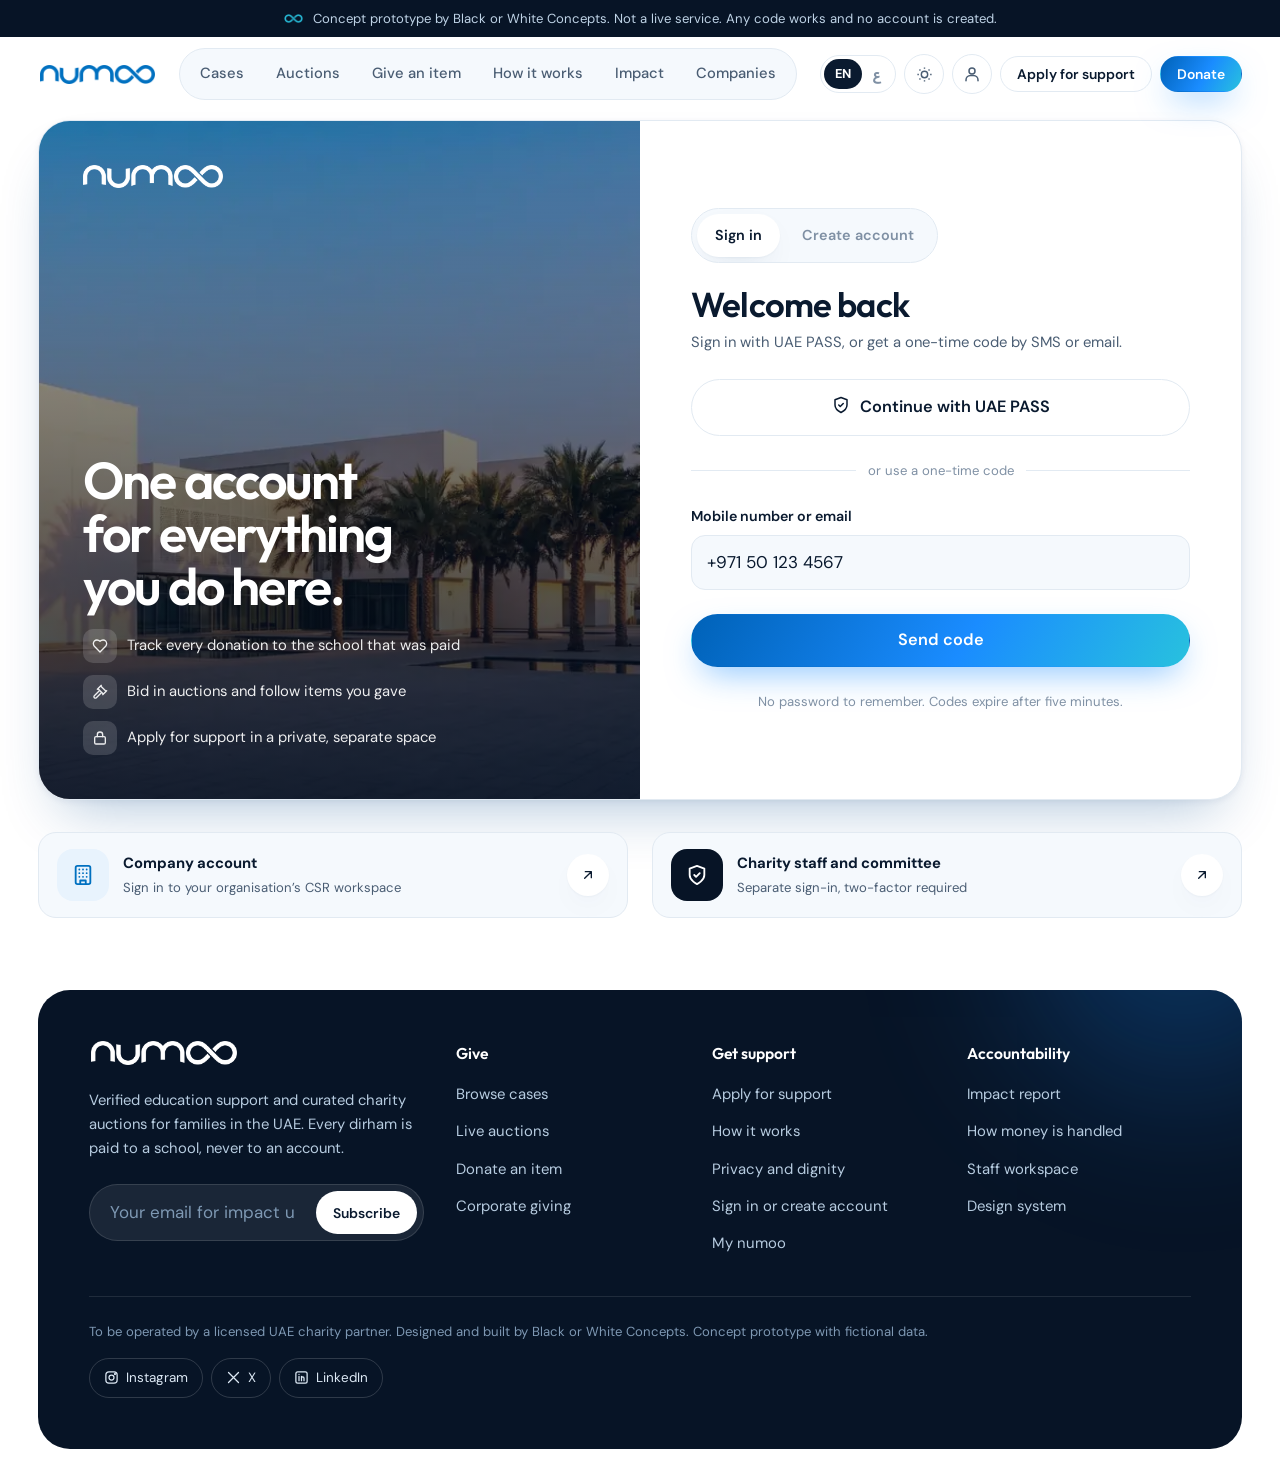
<file: login.html>
<!doctype html>
<html lang="en">
<head>
<meta charset="utf-8">
<meta name="viewport" content="width=device-width,initial-scale=1,viewport-fit=cover">
<title>Sign in &middot; numoo</title>
<link rel="stylesheet" href="assets/numoo.css">
<style>
  .auth{display:grid;grid-template-columns:minmax(0,1fr) minmax(0,1fr);gap:0;border-radius:var(--r-xl);overflow:hidden;
    background:var(--surface);border:1px solid var(--line);box-shadow:var(--shadow-lift);min-block-size:680px}
  .auth__ph{position:relative;color:#fff;display:flex;flex-direction:column;justify-content:space-between;padding:clamp(24px,3.5vw,44px);isolation:isolate}
  .auth__ph > img{position:absolute;inset:0;inline-size:100%;block-size:100%;object-fit:cover;z-index:-2}
  .auth__ph::after{content:"";position:absolute;inset:0;z-index:-1;background:linear-gradient(180deg,rgba(3,14,32,.25) 0%,rgba(3,14,32,.85) 100%)}
  .auth__form{padding:clamp(24px,4vw,56px);display:flex;flex-direction:column;gap:22px;justify-content:center}
  @media(max-width:900px){.auth{grid-template-columns:minmax(0,1fr)}.auth__ph{min-block-size:260px}}
  .uaepass{background:#fff;color:#0A1A2F;border:1px solid var(--line);font-weight:600}
  .uaepass:hover{border-color:var(--ink)}
  :root[data-theme="dark"] .uaepass{background:var(--surface-2);color:var(--ink)}
  @media (prefers-color-scheme:dark){:root:not([data-theme="light"]) .uaepass{background:var(--surface-2);color:var(--ink)}}
  .or{display:flex;align-items:center;gap:12px;color:var(--ink-3);font-size:var(--t-xs)}
  .or::before,.or::after{content:"";flex:1;height:1px;background:var(--line)}
  .otp{display:grid;grid-template-columns:repeat(6,minmax(0,1fr));gap:8px}
  .otp input{text-align:center;font-family:var(--display);font-size:1.4rem;font-weight:600;padding:14px 0}
  .roles{display:grid;grid-template-columns:repeat(2,minmax(0,1fr));gap:10px}
  .role{position:relative}
  .role input{position:absolute;opacity:0;inset:0;cursor:pointer;margin:0}
  .role > span{display:flex;flex-direction:column;gap:8px;padding:16px;border-radius:18px;border:1px solid var(--line);background:var(--surface);transition:all .15s;block-size:100%}
  .role input:hover + span{border-color:var(--brand)}
  .role input:checked + span{border-color:var(--brand);background:var(--brand-wash);box-shadow:0 0 0 3px color-mix(in srgb,var(--brand) 18%,transparent)}
  .role input:focus-visible + span{outline:3px solid var(--cyan);outline-offset:2px}
  .role .iconbox{inline-size:40px;block-size:40px;border-radius:12px}
  @media(max-width:480px){.roles{grid-template-columns:minmax(0,1fr)}}
  .portal{display:flex;gap:14px;align-items:center;padding:16px 18px;border-radius:18px;background:var(--surface-2);border:1px solid var(--line)}
  .portal:hover{border-color:var(--brand)}
</style>
</head>
<body>
<a class="skip" href="#main">Skip to content</a>
<div class="demobar"><div class="shell"><span class="inf" style="color:var(--cyan)"></span><span>Concept prototype by Black or White Concepts. Not a live service. Any code works and no account is created.</span></div></div>
<div class="demobar" id="langnote" hidden style="background:var(--brand-wash);color:var(--brand)"><div class="shell"><span>Arabic is shown to prove the right-to-left layout. Full translation is drafted at build.</span></div></div>
<header id="hdr"></header>

<main id="main">
  <section class="band--tight" style="padding-block:8px 48px">
    <div class="shell stack stack-6">
      <div class="auth">
        <div class="auth__ph">
          <img src="img/school.webp" alt="A modern UAE school building at golden hour">
          <span class="mark__img" style="background-color:#fff;width:140px;height:23px"></span>
          <div class="stack stack-4">
            <h1 class="display h1" style="max-width:13ch">One account for everything you do here.</h1>
            <ul class="stack stack-3 sm" style="opacity:.92">
              <li class="row" style="gap:10px;flex-wrap:nowrap"><span class="iconbox" style="inline-size:34px;block-size:34px;border-radius:10px;background:rgba(255,255,255,.16);color:#fff" data-icon="heart" data-size="16"></span>Track every donation to the school that was paid</li>
              <li class="row" style="gap:10px;flex-wrap:nowrap"><span class="iconbox" style="inline-size:34px;block-size:34px;border-radius:10px;background:rgba(255,255,255,.16);color:#fff" data-icon="gavel" data-size="16"></span>Bid in auctions and follow items you gave</li>
              <li class="row" style="gap:10px;flex-wrap:nowrap"><span class="iconbox" style="inline-size:34px;block-size:34px;border-radius:10px;background:rgba(255,255,255,.16);color:#fff" data-icon="lock" data-size="16"></span>Apply for support in a private, separate space</li>
            </ul>
          </div>
        </div>

        <div class="auth__form">
          <div class="tabs" data-tabs="auth" role="tablist">
            <button role="tab" aria-selected="true" data-target="signin">Sign in</button>
            <button role="tab" aria-selected="false" data-target="signup">Create account</button>
          </div>

          <!-- sign in -->
          <div data-panel="signin" data-group="auth" class="stack stack-5">
            <div id="si-1" class="stack stack-5">
              <div class="stack stack-2"><h2 class="display h2">Welcome back</h2><p class="sm muted">Sign in with UAE PASS, or get a one-time code by SMS or email.</p></div>
              <a class="btn btn--lg btn--block uaepass" href="my-numoo.html"><span data-icon="shield" data-size="18"></span>Continue with UAE PASS</a>
              <div class="or">or use a one-time code</div>
              <div class="field"><label for="si-id">Mobile number or email</label>
                <input class="input" id="si-id" value="+971 50 123 4567" autocomplete="username"></div>
              <button class="btn btn--primary btn--lg btn--block" type="button" id="si-send">Send code</button>
              <p class="xs mute-3 center">No password to remember. Codes expire after five minutes.</p>
            </div>
            <div id="si-2" class="stack stack-5" hidden>
              <div class="stack stack-2"><h2 class="display h2">Enter your code</h2><p class="sm muted">We sent a six-digit code to <strong>+971 50 &bull;&bull;&bull; 4567</strong>.</p></div>
              <div class="otp" role="group" aria-label="Six-digit code">
                <input class="input" inputmode="numeric" maxlength="1" value="4" aria-label="Digit 1"><input class="input" inputmode="numeric" maxlength="1" value="8" aria-label="Digit 2">
                <input class="input" inputmode="numeric" maxlength="1" value="2" aria-label="Digit 3"><input class="input" inputmode="numeric" maxlength="1" value="9" aria-label="Digit 4">
                <input class="input" inputmode="numeric" maxlength="1" value="1" aria-label="Digit 5"><input class="input" inputmode="numeric" maxlength="1" value="6" aria-label="Digit 6">
              </div>
              <a class="btn btn--primary btn--lg btn--block" href="my-numoo.html">Verify and sign in</a>
              <div class="row-between sm"><button class="btn btn--ghost btn--sm" type="button" id="si-back">Change number</button><span class="mute-3">Resend in 0:42</span></div>
            </div>
          </div>

          <!-- sign up -->
          <div data-panel="signup" data-group="auth" class="stack stack-5" hidden>
            <div class="stack stack-2"><h2 class="display h2">What brings you to numoo?</h2><p class="sm muted">Choose any that apply. You can add more later from your account.</p></div>
            <div class="roles">
              <label class="role"><input type="checkbox" name="role" value="give" checked><span><span class="iconbox" data-icon="heart"></span><strong class="sm">Give to cases</strong><span class="xs muted">Donate once or monthly</span></span></label>
              <label class="role"><input type="checkbox" name="role" value="bid"><span><span class="iconbox iconbox--gold" data-icon="gavel"></span><strong class="sm">Bid in auctions</strong><span class="xs muted">Needs a quick bidder check</span></span></label>
              <label class="role"><input type="checkbox" name="role" value="item"><span><span class="iconbox iconbox--gold" data-icon="gift"></span><strong class="sm">Donate items</strong><span class="xs muted">Offer and track your items</span></span></label>
              <label class="role"><input type="checkbox" name="role" value="apply"><span><span class="iconbox iconbox--good" data-icon="lock"></span><strong class="sm">Apply for support</strong><span class="xs muted">Kept private and separate</span></span></label>
            </div>
            <div class="notice notice--gold" id="bidnote" hidden><svg class="notice__i" viewBox="0 0 24 24" fill="none" stroke="currentColor" stroke-width="2"><circle cx="12" cy="12" r="9"/><path d="M12 8v5M12 16h.01"/></svg>
              <span class="sm">Before your first bid we&rsquo;ll verify your mobile and add a payment method, because a winning bid is a commitment to pay. Higher-value lots may also ask for Emirates ID.</span></div>
            <div class="notice notice--good" id="appnote" hidden><svg class="notice__i" viewBox="0 0 24 24" fill="none" stroke="currentColor" stroke-width="2"><rect x="4" y="10" width="16" height="11" rx="2"/><path d="M8 10V7a4 4 0 0 1 8 0v3"/></svg>
              <span class="sm">Your application lives in a private area of your account. It is never shown alongside your giving, and only the charity&rsquo;s case officers can open it.</span></div>
            <a class="btn btn--lg btn--block uaepass" href="my-numoo.html"><span data-icon="shield" data-size="18"></span>Sign up with UAE PASS</a>
            <div class="or">or</div>
            <div class="field"><label for="su-id">Mobile number or email</label><input class="input" id="su-id" placeholder="+971 5x xxx xxxx" autocomplete="username"></div>
            <button class="btn btn--primary btn--lg btn--block" type="button" id="su-send">Create account</button>
            <p class="xs mute-3 center">By continuing you agree to the charity&rsquo;s terms and privacy notice.</p>
          </div>
        </div>
      </div>

      <div class="grid g-2">
        <a class="portal" href="corporate.html#programmes"><span class="iconbox" data-icon="building"></span>
          <span class="stack" style="gap:2px;flex:1"><strong class="sm">Company account</strong><span class="xs muted">Sign in to your organisation&rsquo;s CSR workspace</span></span><span class="roundarrow" data-icon="arrowup" data-size="16"></span></a>
        <a class="portal" href="workspace.html"><span class="iconbox" style="background:var(--night);color:#fff" data-icon="shield"></span>
          <span class="stack" style="gap:2px;flex:1"><strong class="sm">Charity staff and committee</strong><span class="xs muted">Separate sign-in, two-factor required</span></span><span class="roundarrow" data-icon="arrowup" data-size="16"></span></a>
      </div>
    </div>
  </section>
</main>
<footer id="ftr"></footer>

<script>
window.pageInit = function () {
  var $ = function (id) { return document.getElementById(id); };
  $("si-send").addEventListener("click", function () { $("si-1").hidden = true; $("si-2").hidden = false; });
  $("si-back").addEventListener("click", function () { $("si-2").hidden = true; $("si-1").hidden = false; });
  $("su-send").addEventListener("click", function () { location.href = "my-numoo.html"; });
  function roles() {
    $("bidnote").hidden = !document.querySelector('input[value="bid"]').checked;
    $("appnote").hidden = !document.querySelector('input[value="apply"]').checked;
  }
  window.NUMOO.qsa('input[name="role"]').forEach(function (i) { i.addEventListener("change", roles); });
  window.NUMOO.qsa(".otp input").forEach(function (inp, i, all) {
    inp.addEventListener("input", function () { if (inp.value && all[i + 1]) all[i + 1].focus(); });
  });
  if (location.hash === "#signup") document.querySelector('[data-target="signup"]').click();
};
</script>
<script src="assets/numoo.js"></script>
</body>
</html>
</file>
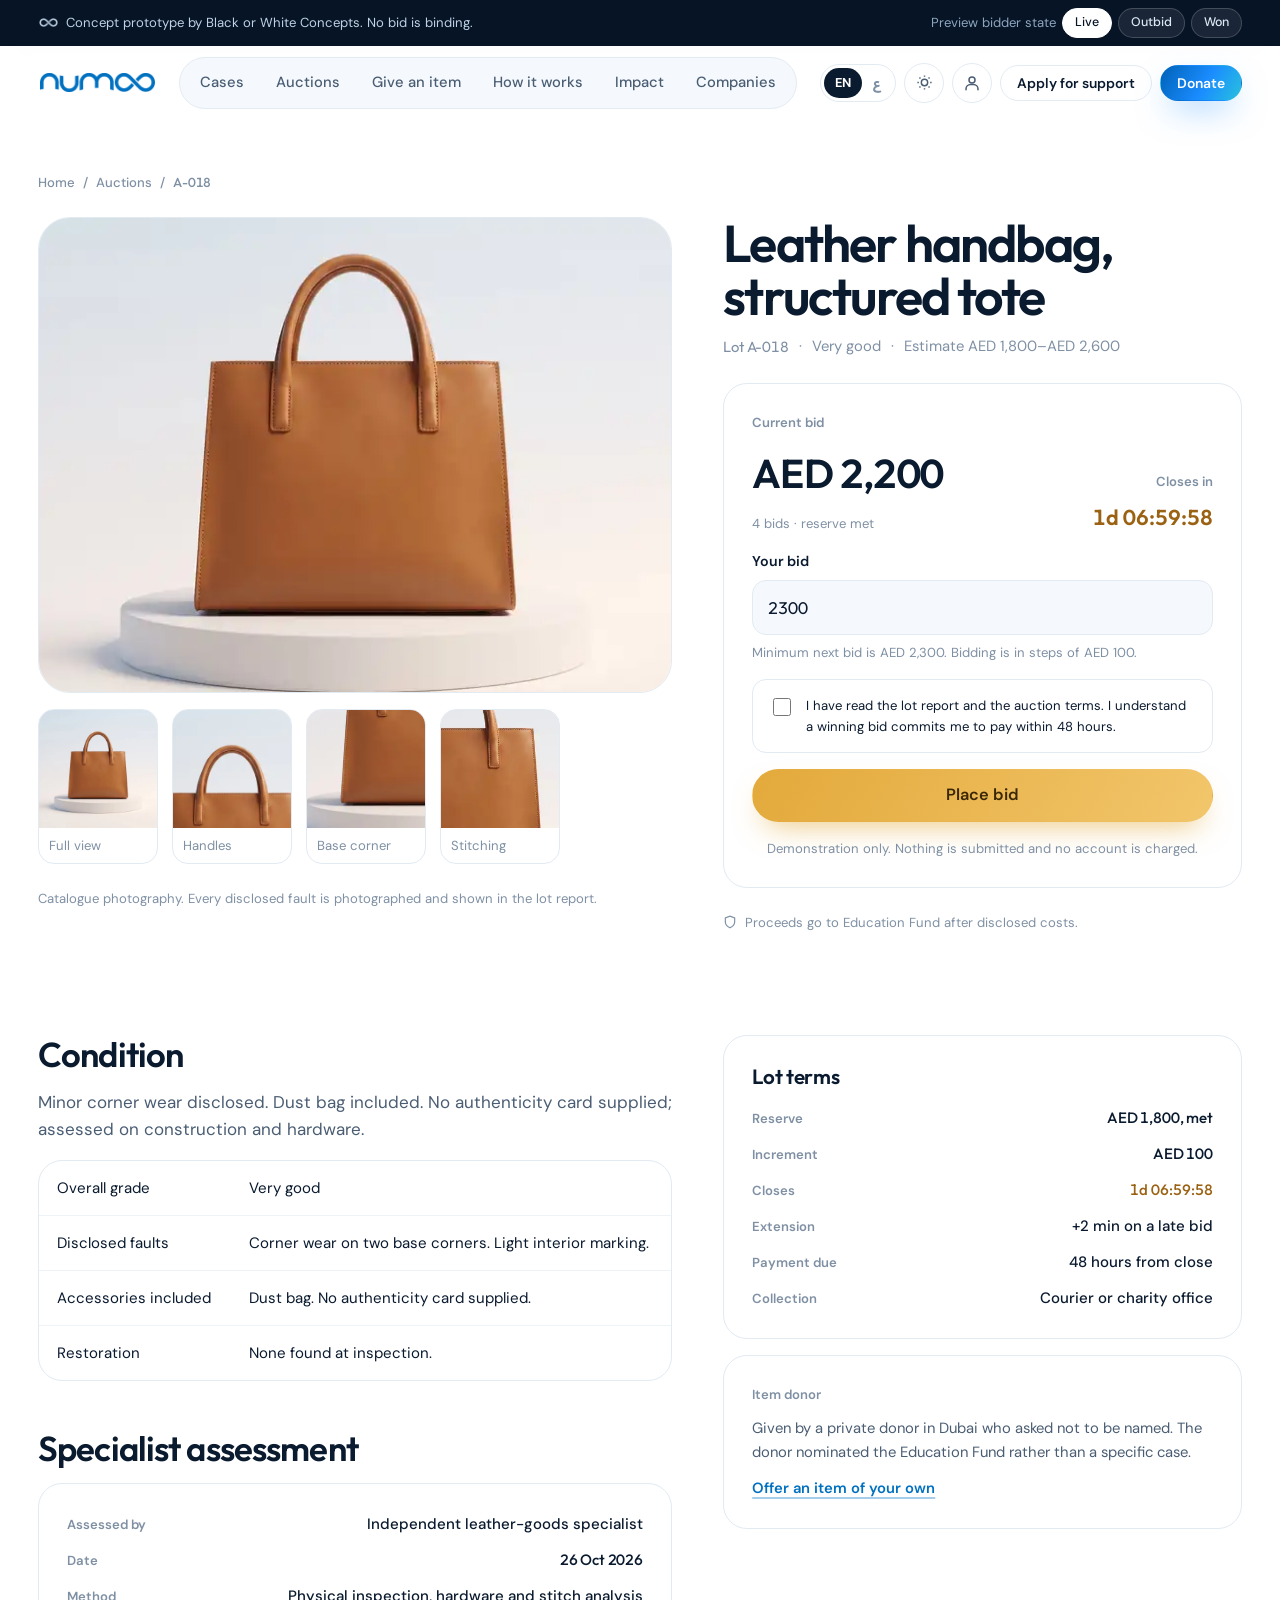
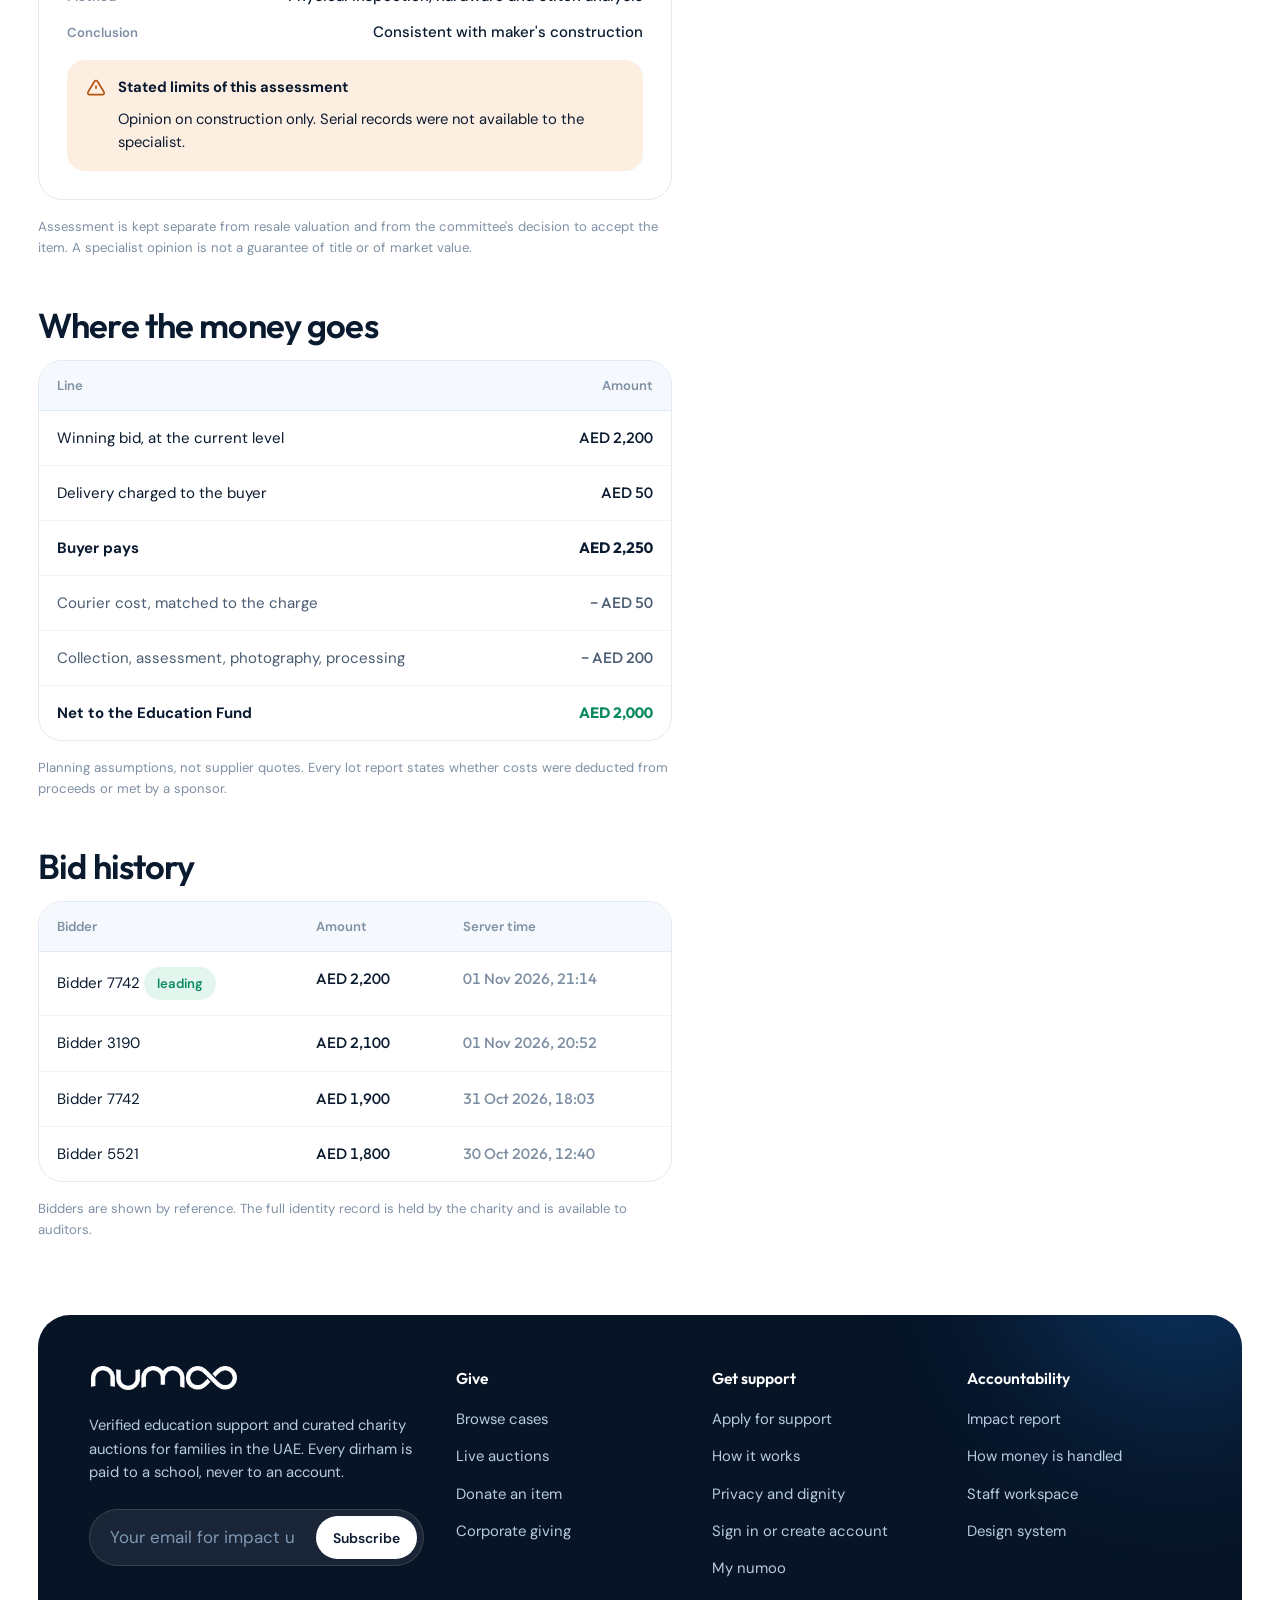
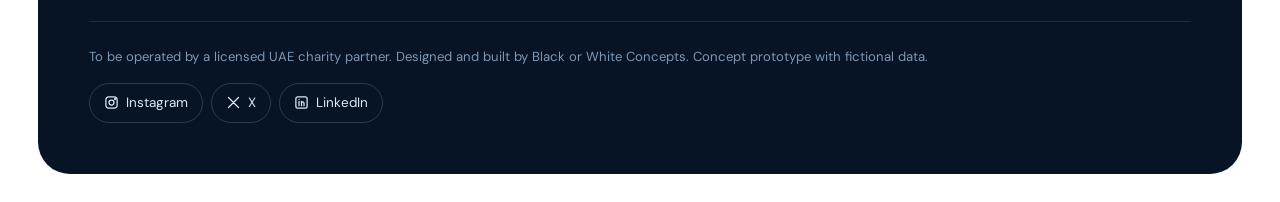
<file: lot.html>
<!doctype html>
<html lang="en">
<head>
<meta charset="utf-8">
<meta name="viewport" content="width=device-width,initial-scale=1,viewport-fit=cover">
<title>Lot A-018 &middot; numoo</title>
<link rel="stylesheet" href="assets/numoo.css">
</head>
<body>
<a class="skip" href="#main">Skip to content</a>
<div class="demobar"><div class="shell" style="justify-content:space-between;flex-wrap:wrap">
  <span class="row" style="gap:8px"><span class="inf"></span><span>Concept prototype by Black or White Concepts. No bid is binding.</span></span>
  <span class="row" style="gap:6px"><span class="mute-3">Preview bidder state</span>
    <button class="filterchip btn--sm" type="button" data-view="live" aria-pressed="true">Live</button>
    <button class="filterchip btn--sm" type="button" data-view="outbid" aria-pressed="false">Outbid</button>
    <button class="filterchip btn--sm" type="button" data-view="won" aria-pressed="false">Won</button>
  </span>
</div></div>
<div class="demobar" id="langnote" hidden style="background:var(--brand-wash);color:var(--brand)"><div class="shell"><span>Arabic is shown here to prove the right-to-left layout. Translation is drafted at build.</span></div></div>
<header id="hdr"></header>

<main id="main">
  <section class="band band--tight band--surface">
    <div class="shell stack stack-5">
      <nav class="crumb" aria-label="Breadcrumb"><a href="index.html">Home</a><span>/</span><a href="auctions.html">Auctions</a><span>/</span><span class="num">A-018</span></nav>
      <div class="split">
        <div class="stack stack-4">
          <div class="card card--pad0 lotfig" style="aspect-ratio:4/3;border-radius:var(--r-xl)" id="art"></div>
          <div class="scrollx" id="thumbs"></div>
          <p class="xs mute-3">Catalogue photography. Every disclosed fault is photographed and shown in the lot report.</p>
        </div>
        <div class="stack stack-5" id="bidcol"></div>
      </div>
    </div>
  </section>

  <section class="band band--tight">
    <div class="shell split">
      <div class="stack stack-7">
        <div class="stack stack-4">
          <h2 class="display h2">Condition</h2>
          <p class="body" id="note"></p>
          <div class="tablewrap"><table class="t"><caption class="sr">Condition detail</caption><tbody>
            <tr><td>Overall grade</td><td>Very good</td></tr>
            <tr><td>Disclosed faults</td><td>Corner wear on two base corners. Light interior marking.</td></tr>
            <tr><td>Accessories included</td><td>Dust bag. No authenticity card supplied.</td></tr>
            <tr><td>Restoration</td><td>None found at inspection.</td></tr>
          </tbody></table></div>
        </div>

        <div class="stack stack-4">
          <h2 class="display h2">Specialist assessment</h2>
          <div class="card stack stack-4" id="auth"></div>
          <p class="xs mute-3">Assessment is kept separate from resale valuation and from the committee's decision to accept the item. A specialist opinion is not a guarantee of title or of market value.</p>
        </div>

        <div class="stack stack-4">
          <h2 class="display h2">Where the money goes</h2>
          <div class="tablewrap"><table class="t"><caption class="sr">Illustrative proceeds for this lot</caption>
            <thead><tr><th>Line</th><th style="text-align:end">Amount</th></tr></thead>
            <tbody>
              <tr><td>Winning bid, at the current level</td><td class="n" style="text-align:end">AED 2,200</td></tr>
              <tr><td>Delivery charged to the buyer</td><td class="n" style="text-align:end">AED 50</td></tr>
              <tr><td><strong>Buyer pays</strong></td><td class="n" style="text-align:end"><strong>AED 2,250</strong></td></tr>
              <tr><td class="muted">Courier cost, matched to the charge</td><td class="n muted" style="text-align:end">&minus; AED 50</td></tr>
              <tr><td class="muted">Collection, assessment, photography, processing</td><td class="n muted" style="text-align:end">&minus; AED 200</td></tr>
              <tr><td><strong>Net to the Education Fund</strong></td><td class="n" style="text-align:end;color:var(--good)"><strong>AED 2,000</strong></td></tr>
            </tbody></table></div>
          <p class="xs mute-3">Planning assumptions, not supplier quotes. Every lot report states whether costs were deducted from proceeds or met by a sponsor.</p>
        </div>

        <div class="stack stack-4">
          <h2 class="display h2">Bid history</h2>
          <div class="tablewrap"><table class="t"><caption class="sr">Bid history for lot A-018</caption>
            <thead><tr><th>Bidder</th><th>Amount</th><th>Server time</th></tr></thead>
            <tbody id="hist"></tbody></table></div>
          <p class="xs mute-3">Bidders are shown by reference. The full identity record is held by the charity and is available to auditors.</p>
        </div>
      </div>

      <div class="stack stack-4">
        <div class="sticky-col stack stack-4">
          <div class="card stack stack-4">
            <span class="h3">Lot terms</span>
            <dl class="dl">
              <dt>Reserve</dt><dd class="num">AED 1,800, met</dd>
              <dt>Increment</dt><dd class="num">AED 100</dd>
              <dt>Closes</dt><dd class="num countdown" data-ends="" id="cd2"></dd>
              <dt>Extension</dt><dd>+2 min on a late bid</dd>
              <dt>Payment due</dt><dd>48 hours from close</dd>
              <dt>Collection</dt><dd>Courier or charity office</dd>
            </dl>
          </div>
          <div class="card stack stack-3">
            <span class="label">Item donor</span>
            <p class="sm muted">Given by a private donor in Dubai who asked not to be named. The donor nominated the Education Fund rather than a specific case.</p>
            <a class="link sm" href="give-item.html">Offer an item of your own</a>
          </div>
        </div>
      </div>
    </div>
  </section>
</main>
<footer id="ftr"></footer>

<script>
window.pageInit = function () {
  var N = window.NUMOO, l = N.lotById("A-018"), view = "live", bid = l.bid, mine = 0;

  document.getElementById("art").innerHTML = N.artwork(l.cat, l.id);
  document.getElementById("thumbs").innerHTML = [["Full view", "1", "50% 50%"], ["Handles", "2.4", "50% 10%"], ["Base corner", "2.6", "22% 72%"], ["Stitching", "3", "70% 45%"]].map(function (t) {
    return '<div class="card card--pad0" style="inline-size:120px;flex:0 0 120px;border-radius:16px"><div style="aspect-ratio:1;overflow:hidden">' +
      '<img src="img/' + l.cat + '.webp" alt="' + t[0] + '" style="inline-size:100%;block-size:100%;object-fit:cover;transform:scale(' + t[1] + ');transform-origin:' + t[2] + '"></div>' +
      '<span class="xs mute-3" style="display:block;padding:7px 10px">' + t[0] + '</span></div>';
  }).join("");
  document.getElementById("note").textContent = l.note;
  document.getElementById("auth").innerHTML =
    '<dl class="dl" style="grid-template-columns:auto 1fr">' +
    '<dt>Assessed by</dt><dd>' + l.auth.by + '</dd>' +
    '<dt>Date</dt><dd class="num">' + l.auth.date + '</dd>' +
    '<dt>Method</dt><dd>' + l.auth.method + '</dd>' +
    '<dt>Conclusion</dt><dd>' + l.auth.result + '</dd></dl>' +
    '<div class="notice notice--warn"><svg class="notice__i" viewBox="0 0 24 24" fill="none" stroke="currentColor" stroke-width="2"><path d="M12 9v4M12 17h.01M10.3 3.9 2.4 17a2 2 0 0 0 1.7 3h15.8a2 2 0 0 0 1.7-3L13.7 3.9a2 2 0 0 0-3.4 0Z"/></svg>' +
    '<div class="stack stack-2"><strong class="sm">Stated limits of this assessment</strong><span class="sm">' + l.auth.limits + '</span></div></div>';

  var history = [
    ["Bidder 7742", 2200, "01 Nov 2026, 21:14"],
    ["Bidder 3190", 2100, "01 Nov 2026, 20:52"],
    ["Bidder 7742", 1900, "31 Oct 2026, 18:03"],
    ["Bidder 5521", 1800, "30 Oct 2026, 12:40"]
  ];
  document.getElementById("cd2").dataset.ends = l.ends;

  function drawHist() {
    document.getElementById("hist").innerHTML = history.map(function (h, i) {
      return '<tr><td>' + (h[0] === "You" ? '<strong>You</strong>' : h[0]) + (i === 0 ? ' <span class="chip chip--good">leading</span>' : '') +
        '</td><td class="n">' + N.money(h[1]) + '</td><td class="n xs mute-3">' + h[2] + '</td></tr>';
    }).join("");
  }

  function drawBid() {
    var next = bid + 100, host = document.getElementById("bidcol"), body;
    if (view === "won") {
      body = '<div class="notice notice--good"><svg class="notice__i" viewBox="0 0 24 24" fill="none" stroke="currentColor" stroke-width="2"><path d="M20 6 9 17l-5-5"/></svg>' +
        '<div class="stack stack-2"><strong class="sm">You won this lot</strong><span class="xs">Payment is due within 48 hours of the close. The lot is held for you until then.</span></div></div>' +
        '<dl class="dl"><dt>Winning bid</dt><dd class="amount">' + N.money(2200) + '</dd>' +
        '<dt>Delivery</dt><dd class="amount">' + N.money(50) + '</dd>' +
        '<dt>Total due</dt><dd class="amount amount--lg">' + N.money(2250) + '</dd>' +
        '<dt>Pay before</dt><dd class="num">04 Nov 2026, 21:14</dd></dl>' +
        '<a class="btn btn--primary btn--block btn--lg" href="my-numoo.html">Complete payment</a>' +
        '<p class="xs mute-3">If payment is not settled, the lot is cancelled, account controls apply and the next bidder may be offered the lot on new terms. Nothing ships before cleared funds.</p>';
    } else if (view === "outbid") {
      body = '<div class="notice notice--warn"><svg class="notice__i" viewBox="0 0 24 24" fill="none" stroke="currentColor" stroke-width="2"><path d="M12 9v4M12 17h.01M10.3 3.9 2.4 17a2 2 0 0 0 1.7 3h15.8a2 2 0 0 0 1.7-3L13.7 3.9a2 2 0 0 0-3.4 0Z"/></svg>' +
        '<div class="stack stack-2"><strong class="sm">Another bidder has overtaken you</strong><span class="xs">Your last bid of AED 2,100 is no longer leading.</span></div></div>' +
        bidForm(next) ;
    } else {
      body = (mine ? '<div class="notice notice--good"><svg class="notice__i" viewBox="0 0 24 24" fill="none" stroke="currentColor" stroke-width="2"><path d="M20 6 9 17l-5-5"/></svg>' +
        '<div class="stack stack-2"><strong class="sm">You are the highest bidder</strong><span class="xs">We will email you if you are outbid before the lot closes.</span></div></div>' : '') +
        bidForm(next);
    }
    host.innerHTML =
      '<div class="stack stack-3"><h1 class="display h1">' + l.title + '</h1>' +
      '<span class="row sm mute-3" style="gap:10px"><span class="num">Lot ' + l.id + '</span><span>&middot;</span><span>' + l.condition + '</span>' +
      '<span>&middot;</span><span>Estimate ' + N.money(l.est[0]) + '–' + N.money(l.est[1]) + '</span></span></div>' +
      '<div class="card stack stack-4">' +
      '<div class="row-between" style="align-items:end"><div class="stack stack-2">' +
      '<span class="label">' + (view === "won" ? "Sold for" : "Current bid") + '</span>' +
      '<span class="amount amount--xl">' + N.money(view === "won" ? 2200 : bid) + '</span>' +
      '<span class="xs mute-3">' + history.length + ' bids · reserve met</span></div>' +
      '<div class="stack stack-2" style="text-align:end"><span class="label">' + (view === "won" ? "Closed" : "Closes in") + '</span>' +
      '<span class="countdown amount--lg" data-ends="' + (view === "won" ? Date.now() - 1000 : l.ends) + '"></span></div></div>' +
      body + '</div>' +
      '<p class="priv"><svg width="14" height="14" viewBox="0 0 24 24" fill="none" stroke="currentColor" stroke-width="2"><path d="M12 22s8-4 8-10V5l-8-3-8 3v7c0 6 8 10 8 10Z"/></svg>Proceeds go to ' + l.fund + ' after disclosed costs.</p>';
    N.qs("#place") && N.qs("#place").addEventListener("click", function () {
      var v = Number(N.qs("#bidamt").value);
      if (!N.qs("#agree").checked) { N.qs("#agreeerr").hidden = false; return; }
      if (v < bid + 100) { N.qs("#amterr").hidden = false; return; }
      bid = v; mine = v; view = "live";
      history.unshift(["You", v, "02 Nov 2026, 03:22"]);
      drawHist(); drawBid();
    });
    N.refresh();
  }

  function bidForm(next) {
    return '<div class="field"><label for="bidamt">Your bid</label>' +
      '<input class="input num" id="bidamt" type="number" value="' + next + '" min="' + next + '" step="100" inputmode="numeric">' +
      '<span class="hint">Minimum next bid is ' + N.money(next) + '. Bidding is in steps of AED 100.</span>' +
      '<span class="hint" id="amterr" hidden style="color:var(--warn)">Enter at least ' + N.money(next) + '.</span></div>' +
      '<label class="choice"><input type="checkbox" id="agree"><span class="xs">I have read the lot report and the auction terms. I understand a winning bid commits me to pay within 48 hours.</span></label>' +
      '<span class="hint" id="agreeerr" hidden style="color:var(--warn)">Confirm you have read the lot report and terms before bidding.</span>' +
      '<button class="btn btn--gold btn--block btn--lg" id="place" type="button">Place bid</button>' +
      '<p class="xs mute-3 center">Demonstration only. Nothing is submitted and no account is charged.</p>';
  }

  N.qsa("button[data-view]").forEach(function (b) {
    b.addEventListener("click", function () {
      view = b.dataset.view;
      N.qsa("button[data-view]").forEach(function (x) { x.setAttribute("aria-pressed", x === b); });
      drawBid();
    });
  });

  drawHist(); drawBid();
};
</script>
<script src="assets/numoo.js"></script>
</body>
</html>
</file>
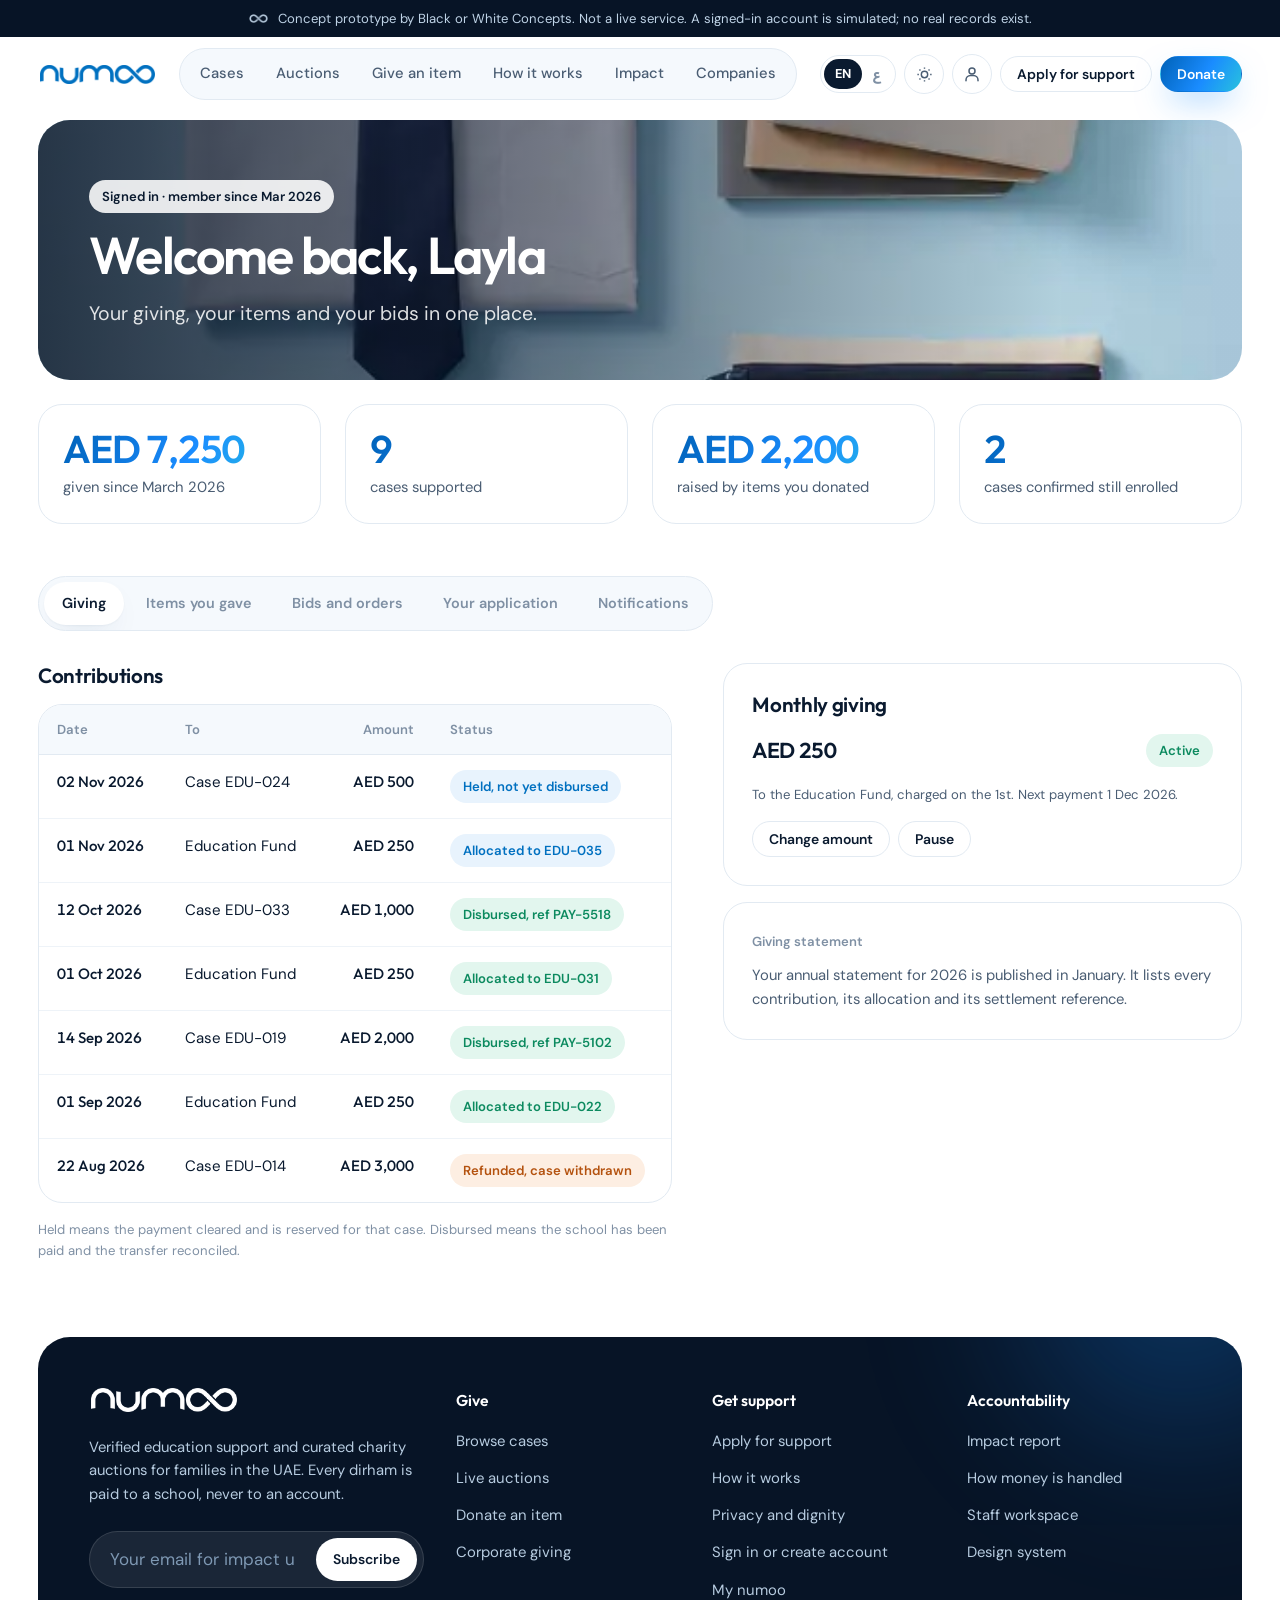
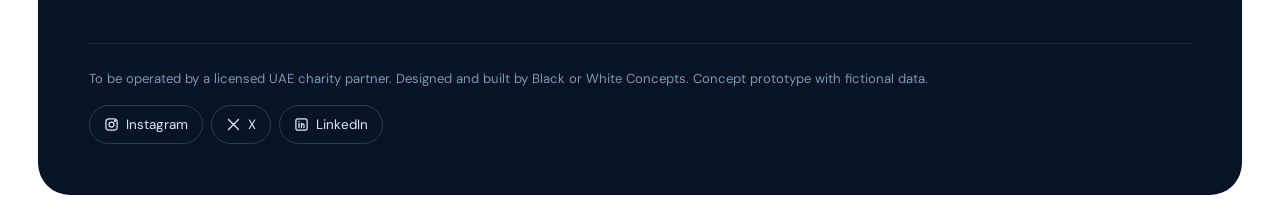
<file: my-numoo.html>
<!doctype html>
<html lang="en">
<head>
<meta charset="utf-8">
<meta name="viewport" content="width=device-width,initial-scale=1,viewport-fit=cover">
<title>My numoo</title>
<link rel="stylesheet" href="assets/numoo.css">
</head>
<body>
<a class="skip" href="#main">Skip to content</a>
<div class="demobar"><div class="shell"><span class="inf"></span><span>Concept prototype by Black or White Concepts. Not a live service. A signed-in account is simulated; no real records exist.</span></div></div>
<div class="demobar" id="langnote" hidden style="background:var(--brand-wash);color:var(--brand)"><div class="shell"><span>Arabic is shown here to prove the right-to-left layout. Translation is drafted at build.</span></div></div>
<header id="hdr"></header>

<main id="main">
  <section style="padding-block:8px 0">
    <div class="shell stack stack-5">
      <div class="phero" style="min-block-size:260px">
        <img src="img/supplies.webp" alt="">
        <div class="phero__in">
          <span class="chip chip--glass" style="align-self:start">Signed in &middot; member since Mar 2026</span>
          <h1 class="display h1">Welcome back, Layla</h1>
          <p class="lede">Your giving, your items and your bids in one place.</p>
        </div>
      </div>
      <div class="grid g-4" id="kpis"></div>
    </div>
  </section>

  <section class="band band--tight">
    <div class="shell stack stack-6">
      <div class="tabs" data-tabs="acct" role="tablist">
        <button role="tab" aria-selected="true" data-target="giving">Giving</button>
        <button role="tab" aria-selected="false" data-target="items">Items you gave</button>
        <button role="tab" aria-selected="false" data-target="bids">Bids and orders</button>
        <button role="tab" aria-selected="false" data-target="app">Your application</button>
        <button role="tab" aria-selected="false" data-target="notes">Notifications</button>
      </div>

      <div data-panel="giving" data-group="acct" class="stack stack-6">
        <div class="split">
          <div class="stack stack-4">
            <h2 class="h3">Contributions</h2>
            <div class="tablewrap"><table class="t"><caption class="sr">Your contributions</caption>
              <thead><tr><th>Date</th><th>To</th><th style="text-align:end">Amount</th><th>Status</th></tr></thead>
              <tbody id="gifts"></tbody></table></div>
            <p class="xs mute-3">Held means the payment cleared and is reserved for that case. Disbursed means the school has been paid and the transfer reconciled.</p>
          </div>
          <div class="stack stack-4">
            <div class="card stack stack-4">
              <span class="h3">Monthly giving</span>
              <div class="row-between"><span class="amount amount--lg">AED 250</span><span class="chip chip--good">Active</span></div>
              <p class="xs muted">To the Education Fund, charged on the 1st. Next payment 1 Dec 2026.</p>
              <div class="row" style="gap:8px"><button class="btn btn--line btn--sm" type="button">Change amount</button>
                <button class="btn btn--line btn--sm" type="button">Pause</button></div>
            </div>
            <div class="card stack stack-3">
              <span class="label">Giving statement</span>
              <p class="sm muted">Your annual statement for 2026 is published in January. It lists every contribution, its allocation and its settlement reference.</p>
            </div>
          </div>
        </div>
      </div>

      <div data-panel="items" data-group="acct" hidden class="stack stack-5">
        <h2 class="h3">Items you gave</h2>
        <div class="grid g-3" id="items"></div>
        <a class="btn btn--gold" href="give-item.html" style="align-self:start">Offer another item</a>
      </div>

      <div data-panel="bids" data-group="acct" hidden class="stack stack-6">
        <div class="split">
          <div class="stack stack-4">
            <h2 class="h3">Active bids</h2>
            <div class="grid g-2" id="bids"></div>
            <h2 class="h3" style="margin-block-start:12px">Orders</h2>
            <div class="card stack stack-4">
              <div class="row-between"><div class="stack stack-2"><strong>Lot A-012, silk scarf</strong>
                <span class="xs mute-3 num">Order ORD-012 &middot; won 18 Oct 2026</span></div>
                <span class="chip chip--good">Delivered</span></div>
              <div class="trail" id="ordertrail"></div>
            </div>
          </div>
          <div class="card stack stack-3">
            <span class="label">Payment due</span>
            <p class="sm muted">Winning bids must be settled within 48 hours. Unpaid lots are cancelled and may be offered to the next bidder on fresh terms.</p>
            <a class="link sm" href="auctions.html">Back to the auction</a>
          </div>
        </div>
      </div>

      <div data-panel="app" data-group="acct" hidden class="stack stack-5">
        <div class="split">
          <div class="stack stack-4">
            <h2 class="h3">Application APP-024</h2>
            <p class="body sm">Only you and the case officers handling your file can see this. It is not linked to your donor profile in any public view.</p>
            <div class="card"><div class="trail" id="apptrail"></div></div>
          </div>
          <div class="stack stack-4">
            <div class="card stack stack-4">
              <span class="h3">Your case officer</span>
              <p class="sm muted">Noura K. replies within one working day. Messages stay inside the platform; no phone numbers are exchanged.</p>
              <div class="field"><label for="msg" class="sr">Message</label>
                <textarea class="textarea" id="msg" placeholder="Ask a question about your application"></textarea></div>
              <button class="btn btn--primary btn--sm" type="button" style="align-self:start">Send message</button>
            </div>
            <div class="notice notice--warn">
              <svg class="notice__i" viewBox="0 0 24 24" fill="none" stroke="currentColor" stroke-width="2"><path d="M12 9v4M12 17h.01M10.3 3.9 2.4 17a2 2 0 0 0 1.7 3h15.8a2 2 0 0 0 1.7-3L13.7 3.9a2 2 0 0 0-3.4 0Z"/></svg>
              <div class="stack stack-2"><strong class="sm">One document is still needed</strong>
                <span class="xs">A tenancy contract or proof of address. The review is paused until it arrives.</span>
                <button class="btn btn--line btn--sm" type="button" style="align-self:start">Upload document</button></div>
            </div>
          </div>
        </div>
      </div>

      <div data-panel="notes" data-group="acct" hidden class="stack stack-5">
        <h2 class="h3">Notifications</h2>
        <div class="stack stack-3" id="notes"></div>
        <div class="card stack stack-4" style="max-width:560px">
          <span class="h3">What you hear about</span>
          <label class="choice"><input type="checkbox" checked><span class="xs">Settlement of cases I funded, including the payment reference</span></label>
          <label class="choice"><input type="checkbox" checked><span class="xs">Outbid and auction close alerts</span></label>
          <label class="choice"><input type="checkbox" checked><span class="xs">Progress on items I donated</span></label>
          <label class="choice"><input type="checkbox"><span class="xs">New cases in emirates I have supported before</span></label>
          <p class="xs mute-3">Turning everything off does not stop statutory receipts or payment confirmations, which the charity must send.</p>
        </div>
      </div>
    </div>
  </section>
</main>
<footer id="ftr"></footer>

<script>
window.pageInit = function () {
  var N = window.NUMOO;

  document.getElementById("kpis").innerHTML = [
    [N.money(7250), "given since March 2026"],
    ["9", "cases supported"],
    [N.money(2200), "raised by items you donated"],
    ["2", "cases confirmed still enrolled"]
  ].map(function (k) {
    return '<div class="statcard"><span class="kpi__v grad-text">' + k[0] + '</span><span class="kpi__l">' + k[1] + '</span></div>';
  }).join("");

  var gifts = [
    ["02 Nov 2026", "Case EDU-024", 500, "Held, not yet disbursed", "chip--brand"],
    ["01 Nov 2026", "Education Fund", 250, "Allocated to EDU-035", "chip--brand"],
    ["12 Oct 2026", "Case EDU-033", 1000, "Disbursed, ref PAY-5518", "chip--good"],
    ["01 Oct 2026", "Education Fund", 250, "Allocated to EDU-031", "chip--good"],
    ["14 Sep 2026", "Case EDU-019", 2000, "Disbursed, ref PAY-5102", "chip--good"],
    ["01 Sep 2026", "Education Fund", 250, "Allocated to EDU-022", "chip--good"],
    ["22 Aug 2026", "Case EDU-014", 3000, "Refunded, case withdrawn", "chip--warn"]
  ];
  document.getElementById("gifts").innerHTML = gifts.map(function (g) {
    return '<tr><td class="n xs">' + g[0] + '</td><td>' + g[1] + '</td><td class="n" style="text-align:end">' +
      N.money(g[2]) + '</td><td><span class="chip ' + g[4] + '">' + g[3] + '</span></td></tr>';
  }).join("");

  document.getElementById("items").innerHTML = [
    ["ITM-018", "Leather handbag", "Live at auction", "chip--gold", "Lot A-018 · current bid AED 2,200"],
    ["ITM-009", "Silver cufflinks", "Sold", "chip--good", "Raised AED 1,450 net for the Education Fund"],
    ["ITM-004", "Wool overcoat", "Declined", "chip--warn", "Below the value threshold. Returned 12 Sep 2026"]
  ].map(function (i) {
    return '<div class="card stack stack-3"><div class="row-between"><span class="num xs mute-3">' + i[0] + '</span>' +
      '<span class="chip ' + i[3] + '">' + i[2] + '</span></div>' +
      '<span class="h3">' + i[1] + '</span><p class="sm muted">' + i[4] + '</p>' +
      '<a class="link sm" href="give-item.html#track">Follow this item</a></div>';
  }).join("");

  document.getElementById("bids").innerHTML = [
    ["A-018", "Leather handbag", 2200, true, "You are the highest bidder"],
    ["A-021", "Men's automatic watch", 4650, false, "Outbid on 01 Nov, 19:40"]
  ].map(function (b) {
    return '<div class="card stack stack-3"><div class="row-between"><span class="num xs mute-3">Lot ' + b[0] + '</span>' +
      '<span class="chip ' + (b[3] ? "chip--good" : "chip--warn") + '">' + (b[3] ? "Leading" : "Outbid") + '</span></div>' +
      '<span class="h3">' + b[1] + '</span><span class="amount amount--lg">' + N.money(b[2]) + '</span>' +
      '<span class="xs muted">' + b[4] + '</span>' +
      '<a class="btn btn--line btn--sm" href="lot.html" style="align-self:start">' + (b[3] ? "View lot" : "Bid again") + '</a></div>';
  }).join("");

  function trail(host, rows) {
    document.getElementById(host).innerHTML = rows.map(function (t, i) {
      return '<div class="trail__step" data-state="' + t[3] + '"><div class="trail__dot">' + (t[3] === "done" ? "✓" : i + 1) + '</div>' +
        '<div class="stack stack-2"><div class="trail__head"><strong class="sm">' + t[0] + '</strong><span class="xs mute-3">' + t[1] + '</span></div>' +
        '<span class="xs muted">' + t[2] + '</span></div></div>';
    }).join("");
  }
  trail("ordertrail", [
    ["Payment settled", "18 Oct 2026", "AED 890 including AED 40 delivery", "done"],
    ["Packed with condition evidence", "19 Oct 2026", "Photographed before dispatch", "done"],
    ["Dispatched", "20 Oct 2026", "Tracking AE-99214-X", "done"],
    ["Delivered", "21 Oct 2026", "Signed for. Dispute window closed", "done"]
  ]);
  trail("apptrail", [
    ["Submitted", "02 Nov 2026", "Received and queued", "done"],
    ["Case officer assigned", "02 Nov 2026", "Noura K.", "done"],
    ["Awaiting one document", "In progress", "Tenancy contract or proof of address", "pending"],
    ["School verification", "Not started", "Begins when documents are complete", "pending"],
    ["Committee review", "Not started", "Next sitting is 9 Nov", "pending"]
  ]);

  document.getElementById("notes").innerHTML = [
    ["Today, 03:22", "Your contribution of AED 500 to EDU-024 was received and reserved.", "chip--brand"],
    ["01 Nov, 21:14", "You are the highest bidder on lot A-018 at AED 2,200.", "chip--good"],
    ["01 Nov, 19:40", "You were outbid on lot A-021. The lot closes in 7 hours.", "chip--warn"],
    ["31 Oct, 16:02", "Case EDU-033 was paid to the examination board, ref PAY-5518.", "chip--good"],
    ["30 Oct, 10:15", "Item ITM-018 was collected. Custody receipt CR-0318.", "chip--gold"],
    ["28 Oct, 09:00", "Your application APP-024 needs one more document.", "chip--warn"]
  ].map(function (n) {
    return '<div class="card row-between" style="padding:14px 16px"><span class="sm" style="max-width:62ch">' + n[1] + '</span>' +
      '<span class="xs mute-3 num">' + n[0] + '</span></div>';
  }).join("");
};
</script>
<script src="assets/numoo.js"></script>
</body>
</html>
</file>
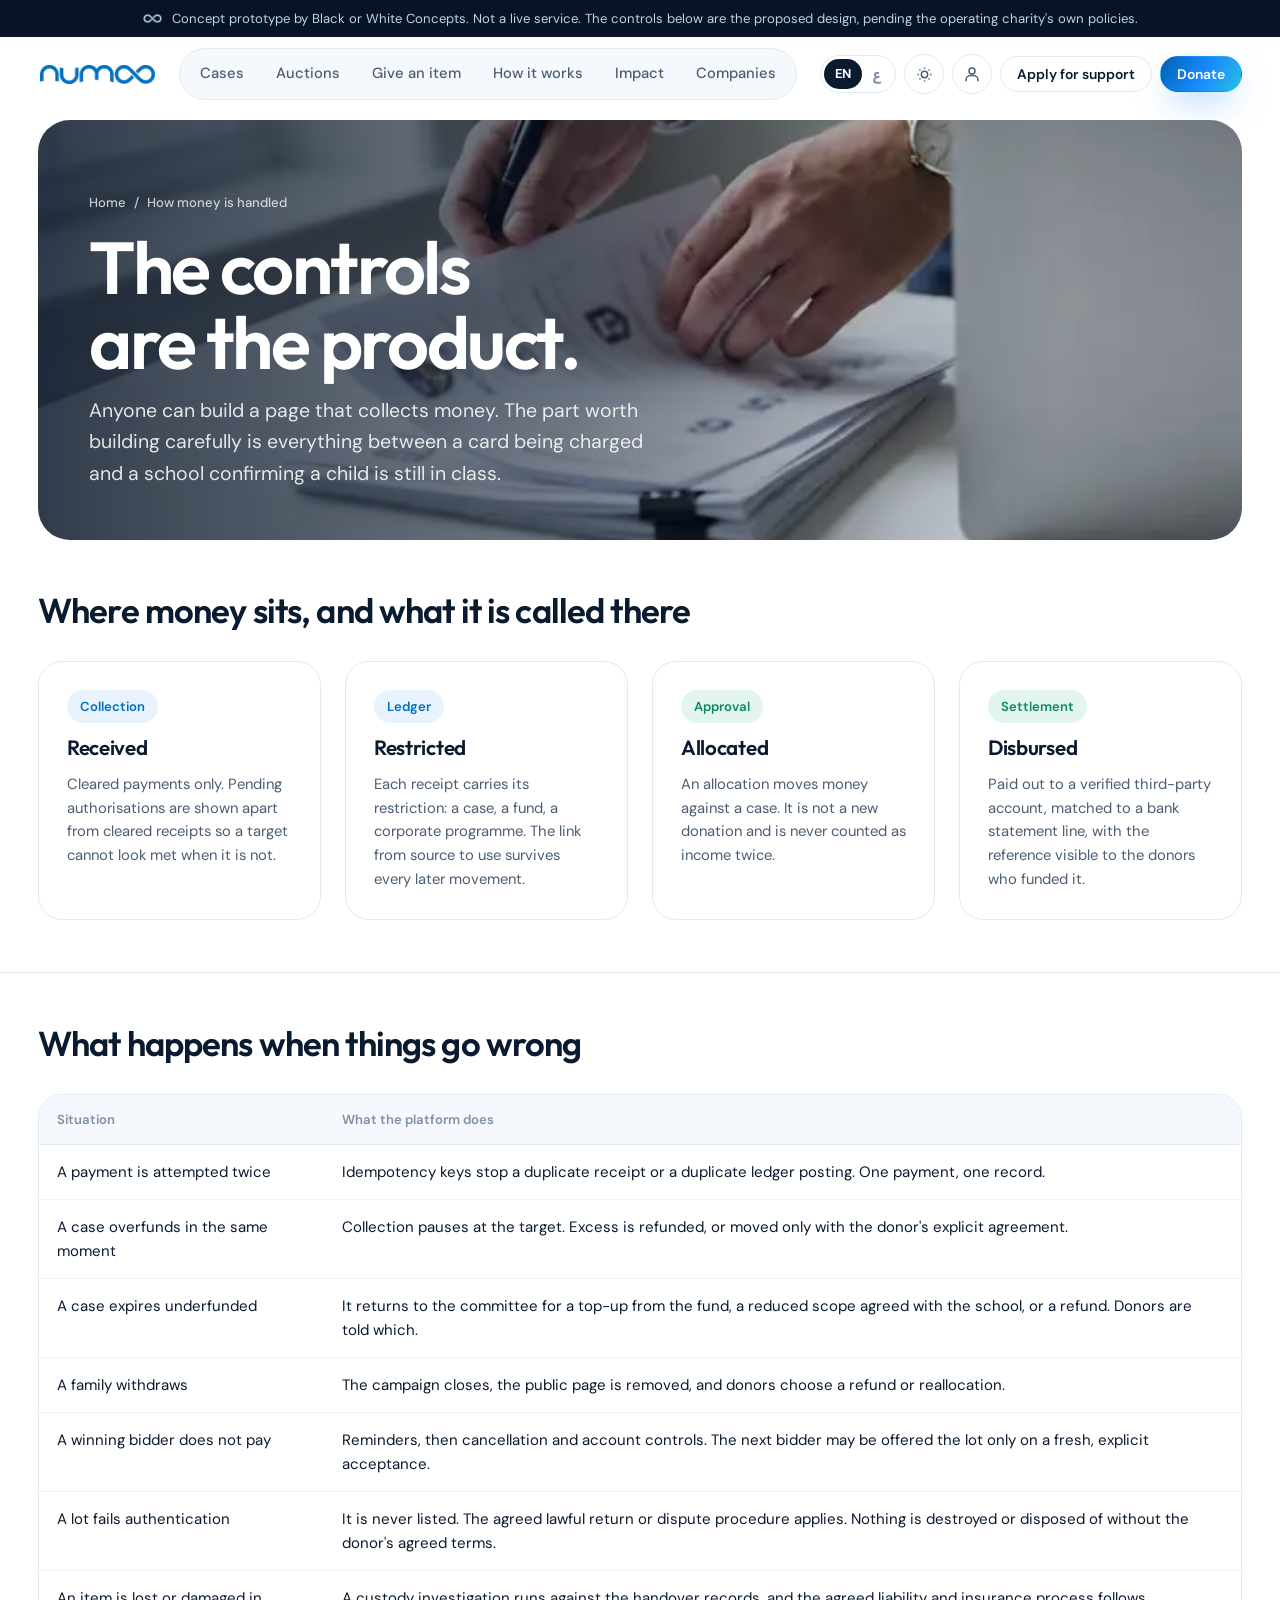
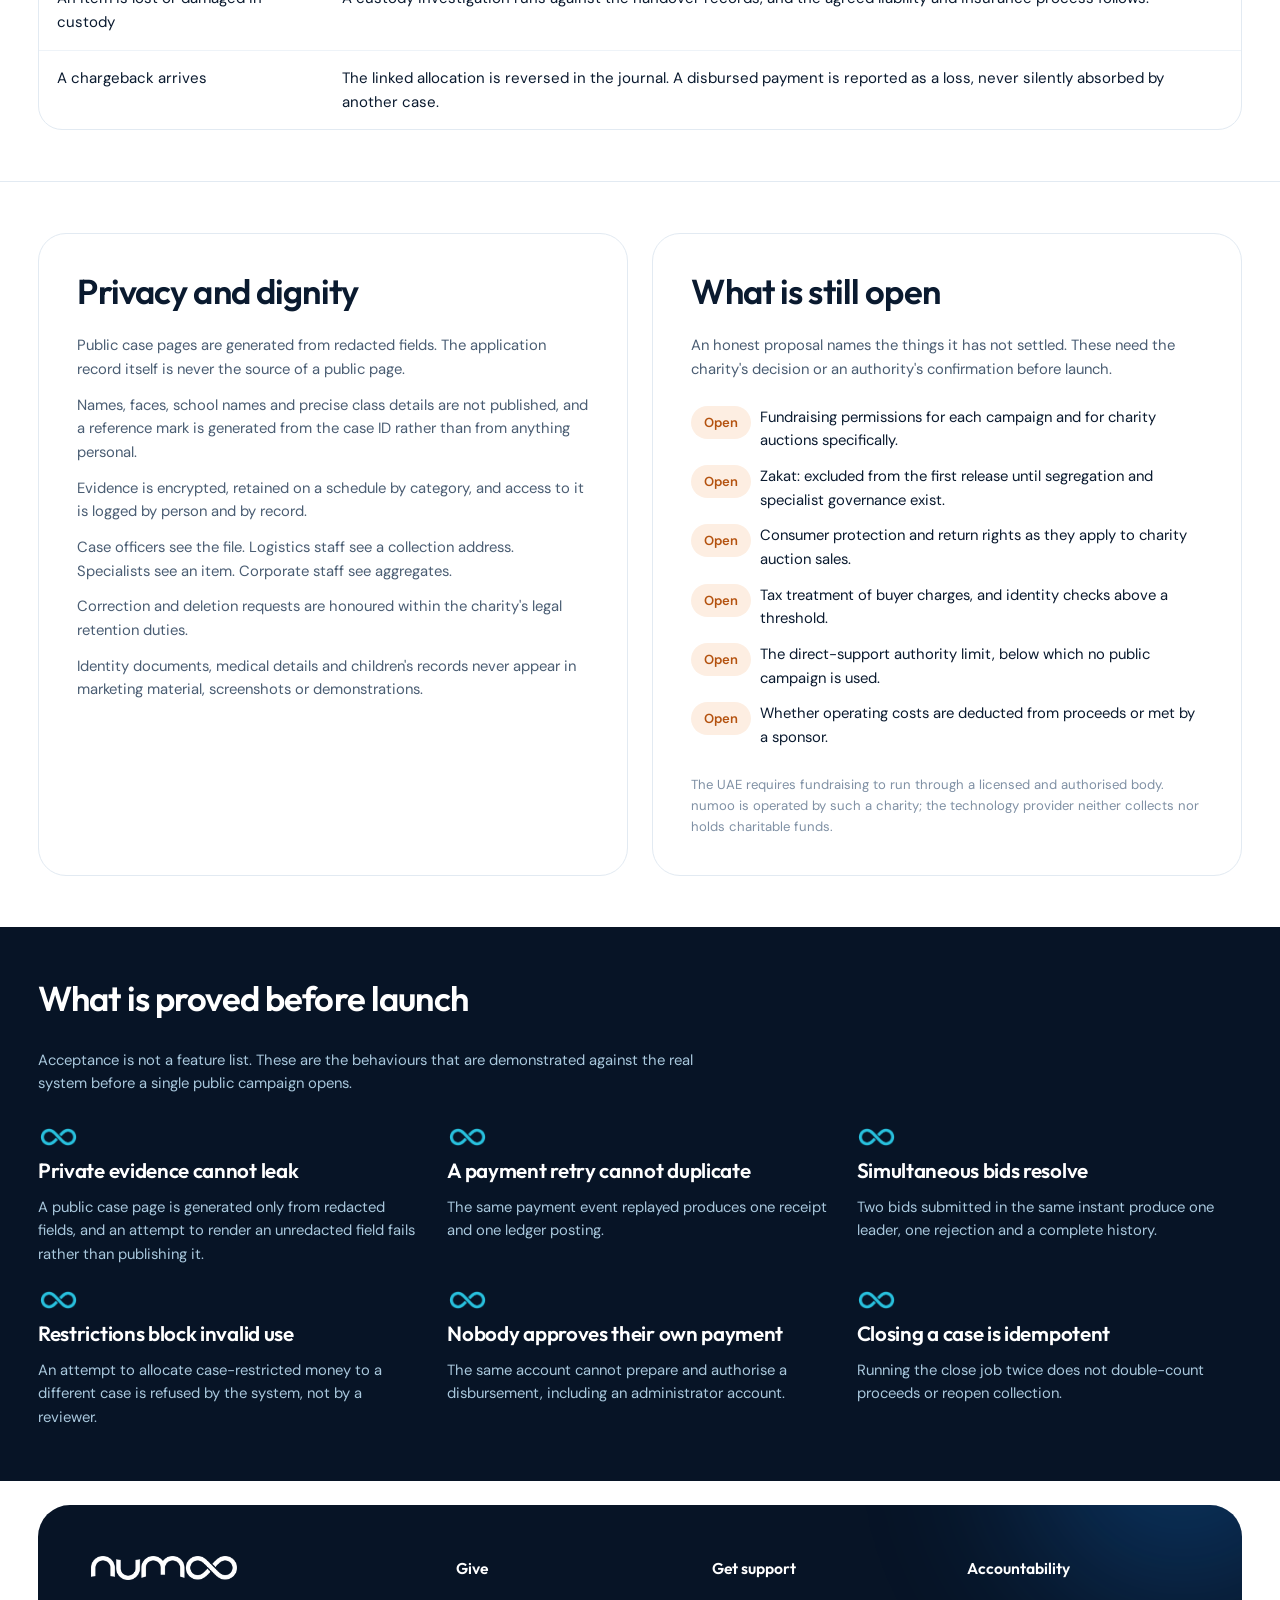
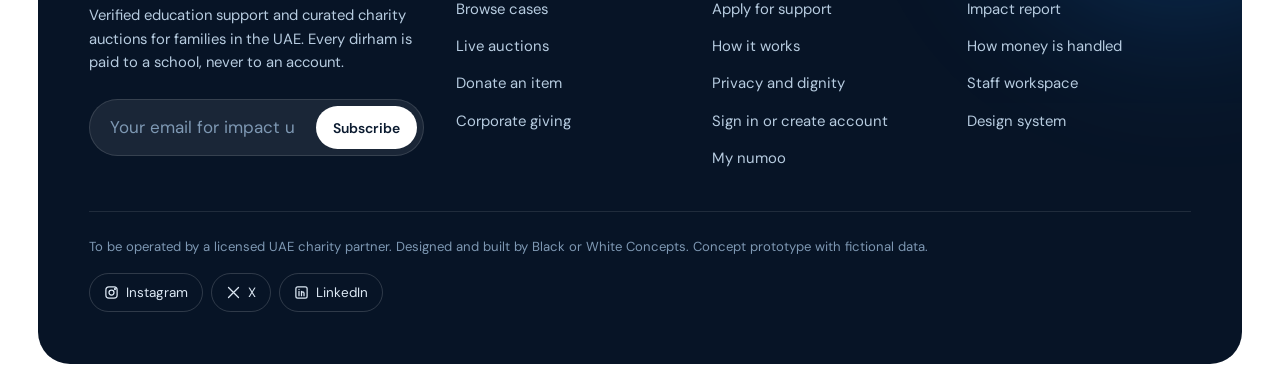
<file: trust.html>
<!doctype html>
<html lang="en">
<head>
<meta charset="utf-8">
<meta name="viewport" content="width=device-width,initial-scale=1,viewport-fit=cover">
<title>How money is handled</title>
<link rel="stylesheet" href="assets/numoo.css">
</head>
<body>
<a class="skip" href="#main">Skip to content</a>
<div class="demobar"><div class="shell"><span class="inf"></span><span>Concept prototype by Black or White Concepts. Not a live service. The controls below are the proposed design, pending the operating charity's own policies.</span></div></div>
<div class="demobar" id="langnote" hidden style="background:var(--brand-wash);color:var(--brand)"><div class="shell"><span>Arabic is shown here to prove the right-to-left layout. Translation is drafted at build.</span></div></div>
<header id="hdr"></header>

<main id="main">
  <section style="padding-block:8px 0">
    <div class="shell">
      <div class="phero ">
        <img src="img/docs.webp" alt="">
        <div class="phero__in">
          <nav class="crumb" aria-label="Breadcrumb"><a href="index.html">Home</a><span>/</span><span>How money is handled</span></nav>
          <h1 class="display h-hero">The controls are the product.</h1>
          <p class="lede">Anyone can build a page that collects money. The part worth building carefully is everything between a card being charged and a school confirming a child is still in class.</p>
          
        </div>
      </div>
    </div>
  </section>

  <section class="band band--tight">
    <div class="shell stack stack-6">
      <h2 class="display h2">Where money sits, and what it is called there</h2>
      <div class="grid g-4">
        <div class="card stack stack-3"><span class="chip chip--brand" style="align-self:start">Collection</span>
          <span class="h3">Received</span><p class="sm muted">Cleared payments only. Pending authorisations are shown apart from cleared receipts so a target cannot look met when it is not.</p></div>
        <div class="card stack stack-3"><span class="chip chip--brand" style="align-self:start">Ledger</span>
          <span class="h3">Restricted</span><p class="sm muted">Each receipt carries its restriction: a case, a fund, a corporate programme. The link from source to use survives every later movement.</p></div>
        <div class="card stack stack-3"><span class="chip chip--good" style="align-self:start">Approval</span>
          <span class="h3">Allocated</span><p class="sm muted">An allocation moves money against a case. It is not a new donation and is never counted as income twice.</p></div>
        <div class="card stack stack-3"><span class="chip chip--good" style="align-self:start">Settlement</span>
          <span class="h3">Disbursed</span><p class="sm muted">Paid out to a verified third-party account, matched to a bank statement line, with the reference visible to the donors who funded it.</p></div>
      </div>
    </div>
  </section>

  <section class="band band--tight band--surface" style="border-block:1px solid var(--line)">
    <div class="shell stack stack-6">
      <h2 class="display h2">What happens when things go wrong</h2>
      <div class="tablewrap"><table class="t"><caption class="sr">Exception handling</caption>
        <thead><tr><th>Situation</th><th>What the platform does</th></tr></thead>
        <tbody>
          <tr><td>A payment is attempted twice</td><td>Idempotency keys stop a duplicate receipt or a duplicate ledger posting. One payment, one record.</td></tr>
          <tr><td>A case overfunds in the same moment</td><td>Collection pauses at the target. Excess is refunded, or moved only with the donor's explicit agreement.</td></tr>
          <tr><td>A case expires underfunded</td><td>It returns to the committee for a top-up from the fund, a reduced scope agreed with the school, or a refund. Donors are told which.</td></tr>
          <tr><td>A family withdraws</td><td>The campaign closes, the public page is removed, and donors choose a refund or reallocation.</td></tr>
          <tr><td>A winning bidder does not pay</td><td>Reminders, then cancellation and account controls. The next bidder may be offered the lot only on a fresh, explicit acceptance.</td></tr>
          <tr><td>A lot fails authentication</td><td>It is never listed. The agreed lawful return or dispute procedure applies. Nothing is destroyed or disposed of without the donor's agreed terms.</td></tr>
          <tr><td>An item is lost or damaged in custody</td><td>A custody investigation runs against the handover records, and the agreed liability and insurance process follows.</td></tr>
          <tr><td>A chargeback arrives</td><td>The linked allocation is reversed in the journal. A disbursed payment is reported as a loss, never silently absorbed by another case.</td></tr>
        </tbody></table></div>
    </div>
  </section>

  <section class="band band--tight">
    <div class="shell grid g-2">
      <div class="panel stack stack-5">
        <h2 class="display h2">Privacy and dignity</h2>
        <ul class="stack stack-3 sm muted">
          <li>Public case pages are generated from redacted fields. The application record itself is never the source of a public page.</li>
          <li>Names, faces, school names and precise class details are not published, and a reference mark is generated from the case ID rather than from anything personal.</li>
          <li>Evidence is encrypted, retained on a schedule by category, and access to it is logged by person and by record.</li>
          <li>Case officers see the file. Logistics staff see a collection address. Specialists see an item. Corporate staff see aggregates.</li>
          <li>Correction and deletion requests are honoured within the charity's legal retention duties.</li>
          <li>Identity documents, medical details and children's records never appear in marketing material, screenshots or demonstrations.</li>
        </ul>
      </div>
      <div class="panel stack stack-5">
        <h2 class="display h2">What is still open</h2>
        <p class="sm muted">An honest proposal names the things it has not settled. These need the charity's decision or an authority's confirmation before launch.</p>
        <ul class="stack stack-3 sm">
          <li class="row" style="gap:9px;flex-wrap:nowrap;align-items:flex-start"><span class="chip chip--warn">Open</span><span>Fundraising permissions for each campaign and for charity auctions specifically.</span></li>
          <li class="row" style="gap:9px;flex-wrap:nowrap;align-items:flex-start"><span class="chip chip--warn">Open</span><span>Zakat: excluded from the first release until segregation and specialist governance exist.</span></li>
          <li class="row" style="gap:9px;flex-wrap:nowrap;align-items:flex-start"><span class="chip chip--warn">Open</span><span>Consumer protection and return rights as they apply to charity auction sales.</span></li>
          <li class="row" style="gap:9px;flex-wrap:nowrap;align-items:flex-start"><span class="chip chip--warn">Open</span><span>Tax treatment of buyer charges, and identity checks above a threshold.</span></li>
          <li class="row" style="gap:9px;flex-wrap:nowrap;align-items:flex-start"><span class="chip chip--warn">Open</span><span>The direct-support authority limit, below which no public campaign is used.</span></li>
          <li class="row" style="gap:9px;flex-wrap:nowrap;align-items:flex-start"><span class="chip chip--warn">Open</span><span>Whether operating costs are deducted from proceeds or met by a sponsor.</span></li>
        </ul>
        <p class="xs mute-3">The UAE requires fundraising to run through a licensed and authorised body. numoo is operated by such a charity; the technology provider neither collects nor holds charitable funds.</p>
      </div>
    </div>
  </section>

  <section class="band band--ink band--tight">
    <div class="shell stack stack-6">
      <h2 class="display h2" style="color:#fff">What is proved before launch</h2>
      <p class="body sm" style="color:#A9C8DD;max-width:68ch">Acceptance is not a feature list. These are the behaviours that are demonstrated against the real system before a single public campaign opens.</p>
      <div class="grid g-3" id="accept"></div>
    </div>
  </section>
</main>
<footer id="ftr"></footer>

<script>
window.pageInit = function () {
  var items = [
    ["Private evidence cannot leak", "A public case page is generated only from redacted fields, and an attempt to render an unredacted field fails rather than publishing it."],
    ["A payment retry cannot duplicate", "The same payment event replayed produces one receipt and one ledger posting."],
    ["Simultaneous bids resolve", "Two bids submitted in the same instant produce one leader, one rejection and a complete history."],
    ["Restrictions block invalid use", "An attempt to allocate case-restricted money to a different case is refused by the system, not by a reviewer."],
    ["Nobody approves their own payment", "The same account cannot prepare and authorise a disbursement, including an administrator account."],
    ["Closing a case is idempotent", "Running the close job twice does not double-count proceeds or reopen collection."]
  ];
  document.getElementById("accept").innerHTML = items.map(function (i) {
    return '<div class="stack stack-3"><span class="inf inf--lg" style="color:var(--cyan)"></span>' +
      '<span class="h3" style="color:#fff">' + i[0] + '</span>' +
      '<p class="sm" style="color:#A9C8DD">' + i[1] + '</p></div>';
  }).join("");
};
</script>
<script src="assets/numoo.js"></script>
</body>
</html>
</file>
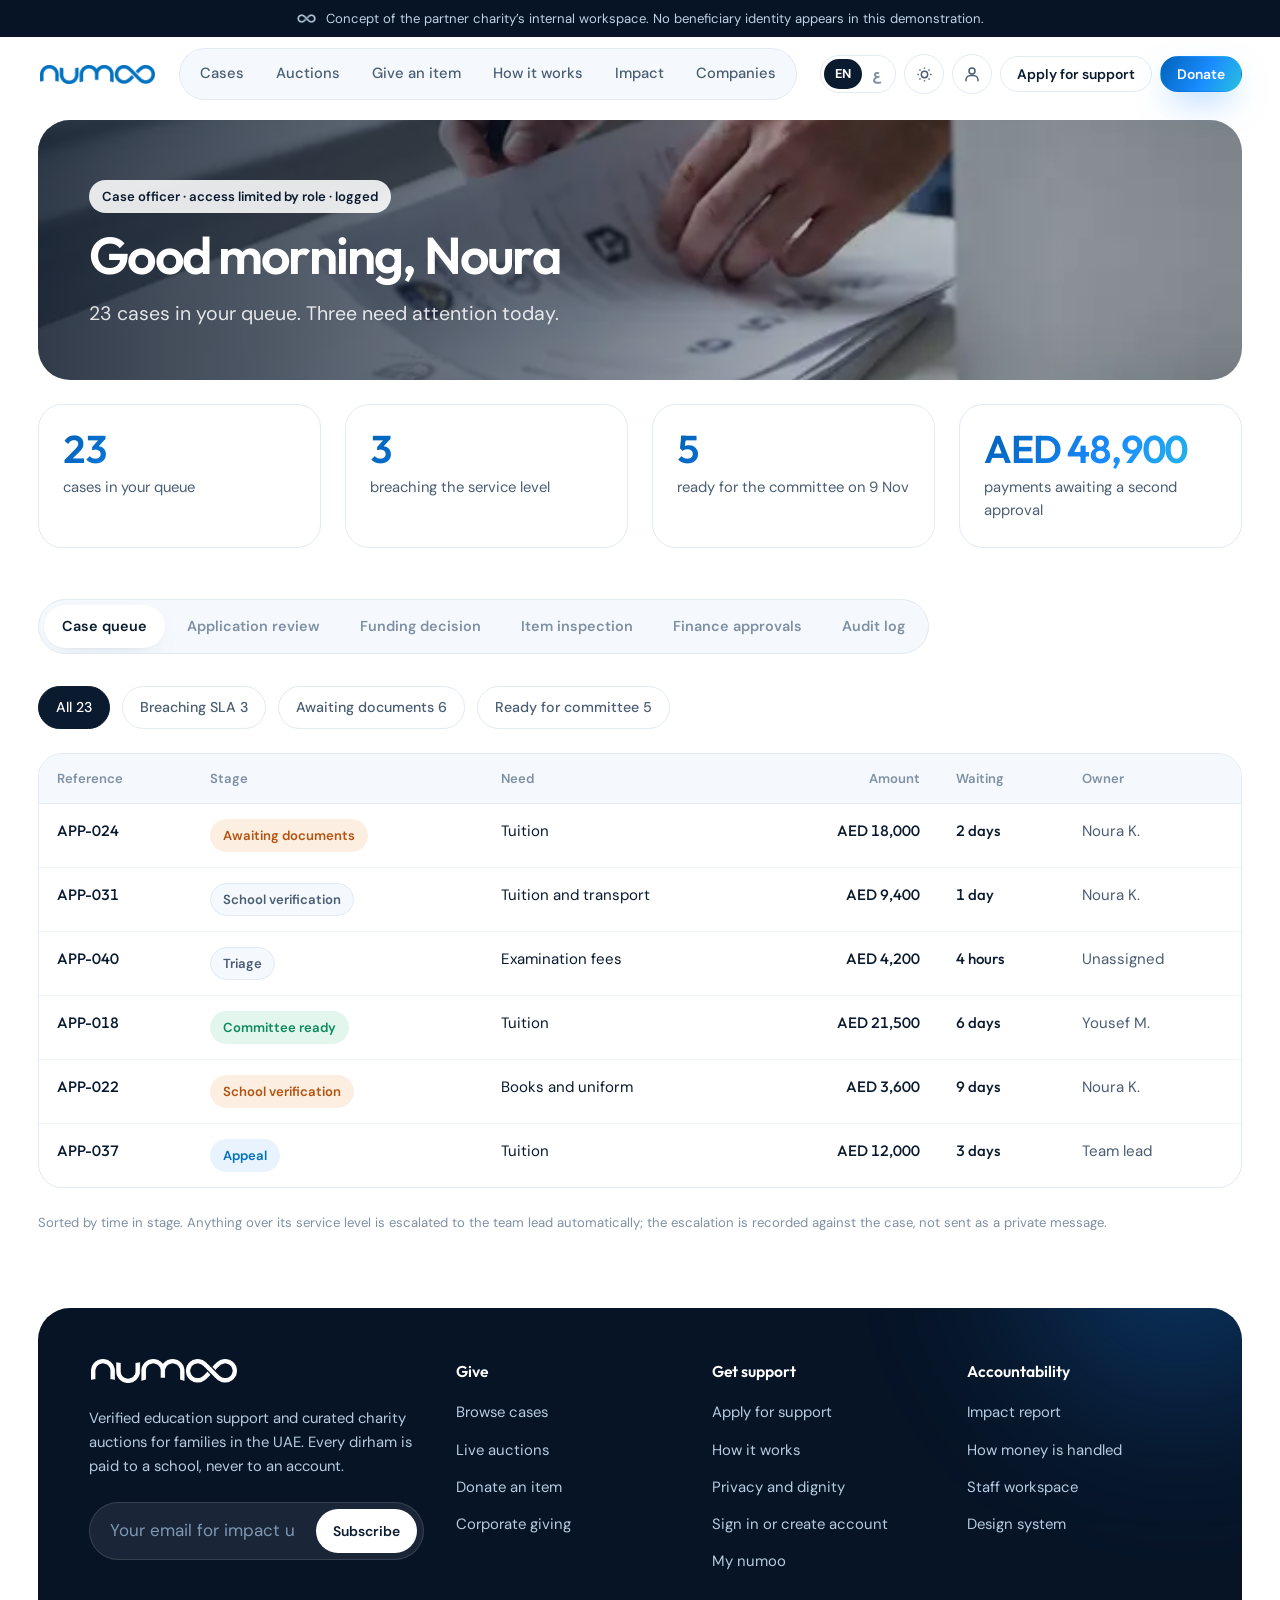
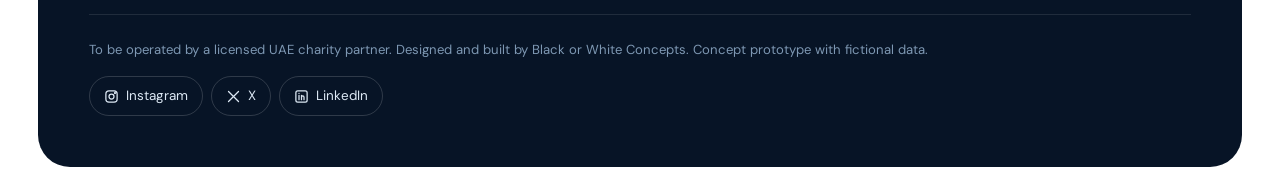
<file: workspace.html>
<!doctype html>
<html lang="en">
<head>
<meta charset="utf-8">
<meta name="viewport" content="width=device-width,initial-scale=1,viewport-fit=cover">
<title>Staff workspace</title>
<link rel="stylesheet" href="assets/numoo.css">
</head>
<body>
<a class="skip" href="#main">Skip to content</a>
<div class="demobar"><div class="shell"><span class="inf"></span><span>Concept of the partner charity&rsquo;s internal workspace. No beneficiary identity appears in this demonstration.</span></div></div>
<div class="demobar" id="langnote" hidden style="background:var(--brand-wash);color:var(--brand)"><div class="shell"><span>Arabic is shown here to prove the right-to-left layout. Translation is drafted at build.</span></div></div>
<header id="hdr"></header>

<main id="main">
  <section style="padding-block:8px 0">
    <div class="shell stack stack-5">
      <div class="phero" style="min-block-size:260px">
        <img src="img/docs.webp" alt="">
        <div class="phero__in">
          <span class="chip chip--glass" style="align-self:start">Case officer &middot; access limited by role &middot; logged</span>
          <h1 class="display h1">Good morning, Noura</h1>
          <p class="lede">23 cases in your queue. Three need attention today.</p>
        </div>
      </div>
      <div class="grid g-4" id="kpis"></div>
    </div>
  </section>

  <section class="band band--tight">
    <div class="shell stack stack-6">
      <div class="tabs" data-tabs="ws" role="tablist">
        <button role="tab" aria-selected="true" data-target="queue">Case queue</button>
        <button role="tab" aria-selected="false" data-target="review">Application review</button>
        <button role="tab" aria-selected="false" data-target="decide">Funding decision</button>
        <button role="tab" aria-selected="false" data-target="items">Item inspection</button>
        <button role="tab" aria-selected="false" data-target="fin">Finance approvals</button>
        <button role="tab" aria-selected="false" data-target="audit">Audit log</button>
      </div>

      <div data-panel="queue" data-group="ws" class="stack stack-5">
        <div class="row">
          <button class="filterchip" type="button" aria-pressed="true">All 23</button>
          <button class="filterchip" type="button" aria-pressed="false">Breaching SLA 3</button>
          <button class="filterchip" type="button" aria-pressed="false">Awaiting documents 6</button>
          <button class="filterchip" type="button" aria-pressed="false">Ready for committee 5</button>
        </div>
        <div class="tablewrap"><table class="t"><caption class="sr">Case queue</caption>
          <thead><tr><th>Reference</th><th>Stage</th><th>Need</th><th style="text-align:end">Amount</th><th>Waiting</th><th>Owner</th></tr></thead>
          <tbody id="queue"></tbody></table></div>
        <p class="xs mute-3">Sorted by time in stage. Anything over its service level is escalated to the team lead automatically; the escalation is recorded against the case, not sent as a private message.</p>
      </div>

      <div data-panel="review" data-group="ws" hidden class="stack stack-5">
        <div class="split">
          <div class="stack stack-5">
            <div class="row-between">
              <h2 class="h3">Application APP-024</h2>
              <span class="chip chip--warn">Awaiting one document</span>
            </div>
            <div class="notice notice--brand">
              <svg class="notice__i" viewBox="0 0 24 24" fill="none" stroke="currentColor" stroke-width="2"><rect x="4" y="10" width="16" height="11" rx="2"/><path d="M8 10V7a4 4 0 0 1 8 0v3"/></svg>
              <p class="sm">Identifying fields are masked in this concept demonstration. In the production workspace they are visible to assigned case officers only, and every view is logged.</p>
            </div>
            <div class="tablewrap"><table class="t"><caption class="sr">Verification checklist</caption>
              <thead><tr><th>Check</th><th>Evidence</th><th>Result</th></tr></thead>
              <tbody id="checks"></tbody></table></div>
            <div class="card stack stack-4">
              <span class="h3">Duplicate and double-funding check</span>
              <div class="stack stack-3">
                <div class="row-between sm"><span>Existing numoo application for this child</span><span class="chip chip--good">None found</span></div>
                <div class="row-between sm"><span>School-applied discount or scholarship</span><span class="chip chip--warn">10% sibling discount declared</span></div>
                <div class="row-between sm"><span>Support from another organisation</span><span class="chip chip--good">None declared, school confirms</span></div>
              </div>
              <p class="xs mute-3">The declared discount is deducted before a target is set. Unreconciled aid is the most common reason a case is paused.</p>
            </div>
          </div>
          <div class="stack stack-4">
            <div class="card stack stack-4">
              <span class="h3">Request what is missing</span>
              <div class="field"><label for="reqdoc">Document</label>
                <select class="select" id="reqdoc"><option>Tenancy contract or proof of address</option><option>Updated fee statement</option><option>Letter of contract end</option></select></div>
              <div class="field"><label for="reqnote">Note to the applicant</label>
                <textarea class="textarea" id="reqnote" style="min-block-size:80px">We need a tenancy contract or a utility bill showing your address. A photo of the document is fine.</textarea></div>
              <button class="btn btn--primary btn--sm" type="button" style="align-self:start">Request and pause review</button>
              <p class="xs mute-3">Pausing stops the service clock and tells the applicant exactly what is needed.</p>
            </div>
            <div class="card stack stack-3">
              <span class="label">Your access</span>
              <p class="xs muted">You can see this file because you are the assigned officer. Logistics staff see collection data only. Specialists see item data only. Corporate users see aggregates only.</p>
            </div>
          </div>
        </div>
      </div>

      <div data-panel="decide" data-group="ws" hidden class="stack stack-5">
        <div class="split">
          <div class="stack stack-5">
            <h2 class="h3">Committee decision &middot; APP-024</h2>
            <div class="card stack stack-4">
              <span class="h3">Verified need</span>
              <div class="tablewrap"><table class="t"><tbody>
                <tr><td>School invoice, two terms</td><td class="n" style="text-align:end">AED 20,000</td></tr>
                <tr><td>Goodwill discount agreed with the school</td><td class="n" style="text-align:end">&minus; AED 2,000</td></tr>
                <tr><td><strong>Approved need</strong></td><td class="n" style="text-align:end"><strong>AED 18,000</strong></td></tr>
              </tbody></table></div>
            </div>
            <fieldset class="card stack stack-4" style="border:1px solid var(--line)">
              <legend class="flabel" style="padding-inline:6px">Funding route</legend>
              <label class="choice"><input type="radio" name="route" value="direct">
                <span class="stack stack-2"><span class="choice__t">Direct from the Education Fund</span>
                <span class="xs muted">No public page. Available balance AED 184,200. This amount is above the delegated authority limit, so two committee members must approve.</span></span></label>
              <label class="choice"><input type="radio" name="route" value="campaign" checked>
                <span class="stack stack-2"><span class="choice__t">Public anonymised campaign</span>
                <span class="xs muted">Guardian consent to publish is on file. Nothing identifying is carried into the public record.</span></span></label>
              <label class="choice"><input type="radio" name="route" value="mixed">
                <span class="stack stack-2"><span class="choice__t">Fund allocation plus campaign</span>
                <span class="xs muted">Allocate part now, raise the remainder publicly. The allocation is recorded as an allocation, never as a donation.</span></span></label>
            </fieldset>
            <div class="field"><label for="rationale">Recorded rationale</label>
              <textarea class="textarea" id="rationale">Income loss verified against the end-of-contract letter. School confirmed arrears and agreed a discount. Household has no other support. Campaign preferred over direct funding to preserve fund balance for urgent cases.</textarea>
              <span class="hint">Stored with the decision, the quorum and any recusals. It cannot be edited after the decision is recorded.</span></div>
            <div class="row" style="gap:10px">
              <button class="btn btn--primary" type="button">Record approval</button>
              <button class="btn btn--line" type="button">Decline with a reason</button>
            </div>
          </div>
          <div class="stack stack-4">
            <div class="card stack stack-4">
              <span class="h3">Quorum and conflicts</span>
              <div class="stack stack-3 sm">
                <div class="row-between"><span>Members present</span><span class="num">4 of 5</span></div>
                <div class="row-between"><span>Quorum required</span><span class="num">3</span></div>
                <div class="row-between"><span>Recusals</span><span class="chip chip--warn">1 declared</span></div>
              </div>
              <p class="xs mute-3">One member declared a connection to the school and has been excluded from this decision and from any later payment approval on it.</p>
            </div>
            <div class="notice notice--warn">
              <svg class="notice__i" viewBox="0 0 24 24" fill="none" stroke="currentColor" stroke-width="2"><path d="M12 9v4M12 17h.01M10.3 3.9 2.4 17a2 2 0 0 0 1.7 3h15.8a2 2 0 0 0 1.7-3L13.7 3.9a2 2 0 0 0-3.4 0Z"/></svg>
              <p class="xs">Approval is not payment. A separate finance approval, by two different people, is required before any money moves.</p>
            </div>
          </div>
        </div>
      </div>

      <div data-panel="items" data-group="ws" hidden class="stack stack-5">
        <div class="split">
          <div class="stack stack-5">
            <h2 class="h3">Item inspection &middot; ITM-018</h2>
            <div class="card"><div class="trail" id="custody"></div></div>
            <div class="card stack stack-4">
              <span class="h3">Release to auction</span>
              <div class="stack stack-3 sm">
                <div class="row-between"><span>Specialist report attached</span><span class="chip chip--good">Yes</span></div>
                <div class="row-between"><span>Ownership declaration signed</span><span class="chip chip--good">Yes</span></div>
                <div class="row-between"><span>Condition photographs</span><span class="chip chip--good">11 images</span></div>
                <div class="row-between"><span>Reserve agreed with the donor</span><span class="chip chip--good">AED 1,800</span></div>
                <div class="row-between"><span>Restricted or unsafe goods check</span><span class="chip chip--good">Passed</span></div>
              </div>
              <button class="btn btn--gold btn--sm" type="button" style="align-self:start">Release lot to the November sale</button>
              <p class="xs mute-3">Release is blocked while authenticity or ownership is unresolved. The block cannot be overridden from this screen.</p>
            </div>
          </div>
          <div class="stack stack-4">
            <div class="card stack stack-3">
              <span class="label">Costs recorded against this item</span>
              <div class="tablewrap"><table class="t"><tbody>
                <tr><td>Collection</td><td class="n" style="text-align:end">AED 50</td></tr>
                <tr><td>Authentication</td><td class="n" style="text-align:end">AED 80</td></tr>
                <tr><td>Photography and packing</td><td class="n" style="text-align:end">AED 30</td></tr>
                <tr><td>Payment processing</td><td class="n" style="text-align:end">AED 40</td></tr>
                <tr><td><strong>Total sale cost</strong></td><td class="n" style="text-align:end"><strong>AED 200</strong></td></tr>
              </tbody></table></div>
              <p class="xs mute-3">Recorded per item so that net proceeds, not gross, are reported to the donor and to the fund.</p>
            </div>
          </div>
        </div>
      </div>

      <div data-panel="fin" data-group="ws" hidden class="stack stack-5">
        <div class="notice notice--warn">
          <svg class="notice__i" viewBox="0 0 24 24" fill="none" stroke="currentColor" stroke-width="2"><path d="M12 9v4M12 17h.01M10.3 3.9 2.4 17a2 2 0 0 0 1.7 3h15.8a2 2 0 0 0 1.7-3L13.7 3.9a2 2 0 0 0-3.4 0Z"/></svg>
          <div class="stack stack-2"><strong class="sm">You prepared two of these payments</strong>
            <span class="xs">Preparer and authoriser must be different people. The authorise control is disabled on the rows you prepared, for every role including administrators.</span></div>
        </div>
        <div class="tablewrap"><table class="t"><caption class="sr">Payments awaiting approval</caption>
          <thead><tr><th>Case</th><th>Payee</th><th style="text-align:end">Amount</th><th>Bank check</th><th>Prepared by</th><th>Action</th></tr></thead>
          <tbody id="fin"></tbody></table></div>
        <div class="grid g-3">
          <div class="card stack stack-2"><span class="label">Opening balance</span><span class="amount amount--lg">AED 412,800</span></div>
          <div class="card stack stack-2"><span class="label">Awaiting approval</span><span class="amount amount--lg">AED 48,900</span></div>
          <div class="card stack stack-2"><span class="label">Unreconciled since yesterday</span><span class="amount amount--lg" style="color:var(--warn)">AED 1,200</span></div>
        </div>
      </div>

      <div data-panel="audit" data-group="ws" hidden class="stack stack-5">
        <h2 class="h3">Audit log</h2>
        <div class="tablewrap"><table class="t"><caption class="sr">Audit log</caption>
          <thead><tr><th>Time</th><th>Actor</th><th>Action</th><th>Record</th></tr></thead>
          <tbody id="audit"></tbody></table></div>
        <p class="xs mute-3">Append-only. Viewing a sensitive record is itself an event. Exports of personal data are logged with the requester, the reason and the row count.</p>
      </div>
    </div>
  </section>
</main>
<footer id="ftr"></footer>

<script>
window.pageInit = function () {
  var N = window.NUMOO;
  document.getElementById("kpis").innerHTML = [
    ["23", "cases in your queue"],
    ["3", "breaching the service level"],
    ["5", "ready for the committee on 9 Nov"],
    ["AED 48,900", "payments awaiting a second approval"]
  ].map(function (k) {
    return '<div class="statcard"><span class="kpi__v grad-text">' + k[0] + '</span><span class="kpi__l">' + k[1] + '</span></div>';
  }).join("");

  var queue = [
    ["APP-024", "Awaiting documents", "Tuition", 18000, "2 days", "Noura K.", "chip--warn"],
    ["APP-031", "School verification", "Tuition and transport", 9400, "1 day", "Noura K.", "chip"],
    ["APP-040", "Triage", "Examination fees", 4200, "4 hours", "Unassigned", "chip"],
    ["APP-018", "Committee ready", "Tuition", 21500, "6 days", "Yousef M.", "chip--good"],
    ["APP-022", "School verification", "Books and uniform", 3600, "9 days", "Noura K.", "chip--warn"],
    ["APP-037", "Appeal", "Tuition", 12000, "3 days", "Team lead", "chip--brand"]
  ];
  document.getElementById("queue").innerHTML = queue.map(function (q) {
    return '<tr><td class="n">' + q[0] + '</td><td><span class="chip ' + q[6] + '">' + q[1] + '</span></td>' +
      '<td class="sm">' + q[2] + '</td><td class="n" style="text-align:end">' + N.money(q[3]) + '</td>' +
      '<td class="n xs">' + q[4] + '</td><td class="sm muted">' + q[5] + '</td></tr>';
  }).join("");

  document.getElementById("checks").innerHTML = [
    ["Guardian identity", "Emirates ID, verified against the application name", "Passed", "chip--good"],
    ["Guardian authority", "Named on the school record as the fee payer", "Passed", "chip--good"],
    ["Household income", "End-of-contract letter, dated August 2026", "Passed", "chip--good"],
    ["Address", "Not yet supplied", "Outstanding", "chip--warn"],
    ["School enrolment", "Confirmed by the school on 16 Oct", "Passed", "chip--good"],
    ["Amount outstanding", "School statement, AED 20,000", "Passed", "chip--good"],
    ["Payment destination", "Bank details confirmed by phone, independently of the invoice", "Passed", "chip--good"]
  ].map(function (c) {
    return '<tr><td>' + c[0] + '</td><td class="sm muted">' + c[1] + '</td><td><span class="chip ' + c[3] + '">' + c[2] + '</span></td></tr>';
  }).join("");

  document.getElementById("custody").innerHTML = [
    ["Offer received", "28 Oct, 14:02", "Pre-screened by N. Khalid", "done"],
    ["Collected", "30 Oct, 10:15", "Driver ID D-114. Custody receipt CR-0318 signed by the donor", "done"],
    ["Checked into store", "30 Oct, 15:40", "Bin SH-22. Condition photographs taken on arrival", "done"],
    ["Released to specialist", "31 Oct, 09:00", "Handover signed. Item left the charity's premises", "done"],
    ["Returned from specialist", "31 Oct, 17:20", "Report attached. Condition unchanged on return", "done"],
    ["Catalogued", "01 Nov, 09:20", "Lot A-018 created, reserve agreed with the donor", "done"]
  ].map(function (t) {
    return '<div class="trail__step" data-state="done"><div class="trail__dot">✓</div>' +
      '<div class="stack stack-2"><div class="trail__head"><strong class="sm">' + t[0] + '</strong><span class="xs mute-3 num">' + t[1] + '</span></div>' +
      '<span class="xs muted">' + t[2] + '</span></div></div>';
  }).join("");

  var fin = [
    ["EDU-033", "Examination board", 6500, "Verified 29 Oct", "Noura K.", true],
    ["EDU-021", "Al Noor Private School", 14200, "Verified 30 Oct", "Yousef M.", false],
    ["EDU-029", "Horizon International", 18900, "Verified 31 Oct", "Noura K.", true],
    ["EDU-030", "Al Noor Private School", 9300, "Pending second check", "Yousef M.", false]
  ];
  document.getElementById("fin").innerHTML = fin.map(function (f) {
    var mine = f[5], pending = f[3].indexOf("Pending") === 0;
    return '<tr><td class="n">' + f[0] + '</td><td class="sm">' + f[1] + '</td>' +
      '<td class="n" style="text-align:end">' + N.money(f[2]) + '</td>' +
      '<td><span class="chip ' + (pending ? "chip--warn" : "chip--good") + '">' + f[3] + '</span></td>' +
      '<td class="sm muted">' + f[4] + '</td><td>' +
      (mine ? '<button class="btn btn--sm btn--line" disabled title="You prepared this payment">Authorise</button>'
            : pending ? '<button class="btn btn--sm btn--line" disabled>Awaiting bank check</button>'
            : '<button class="btn btn--sm btn--primary" type="button">Authorise</button>') +
      '</td></tr>';
  }).join("");

  document.getElementById("audit").innerHTML = [
    ["02 Nov, 03:22", "system", "Donation received and reserved", "EDU-024 / PAY-5602"],
    ["02 Nov, 02:14", "Noura K.", "Viewed application evidence", "APP-024"],
    ["01 Nov, 18:40", "Yousef M.", "Authorised disbursement", "EDU-029 / AED 18,900"],
    ["01 Nov, 18:38", "Noura K.", "Prepared disbursement", "EDU-029 / AED 18,900"],
    ["01 Nov, 12:00", "system", "Lot released to auction", "ITM-018 / A-018"],
    ["01 Nov, 09:20", "A. Rahman", "Agreed reserve with the donor", "ITM-018"],
    ["31 Oct, 16:02", "system", "Bank reconciliation completed", "PAY-5518"],
    ["30 Oct, 11:05", "Team lead", "Recusal recorded", "APP-024 / committee"]
  ].map(function (a) {
    return '<tr><td class="n xs">' + a[0] + '</td><td class="sm">' + a[1] + '</td><td class="sm">' + a[2] + '</td><td class="n xs mute-3">' + a[3] + '</td></tr>';
  }).join("");
};
</script>
<script src="assets/numoo.js"></script>
</body>
</html>
</file>
<file: assets/numoo.css>
@import url("https://fonts.googleapis.com/css2?family=Outfit:wght@300..800&family=DM+Sans:opsz,wght@9..40,400..700&family=Readex+Pro:wght@300..700&display=swap");
/* ============================================================
   numoo — design system v2
   Photo-led, bold geometric sans, numoo blue -> cyan light.
   Layout: wide rounded photo stages, floating glass widgets,
   generous white space, soft blue glows instead of flat bands.
   ============================================================ */


:root{
  --bg:#FFFFFF;
  --paper:#F3F7FB;          /* soft section ground */
  --surface:#FFFFFF;
  --surface-2:#F5F9FD;
  --ink:#0A1A2F;
  --ink-2:#4A5D73;
  --ink-3:#7F90A4;
  --line:#E2EAF2;
  --line-2:#EEF3F8;
  --brand:#0070C0;
  --brand-2:#1A8CFF;
  --brand-deep:#003E78;
  --brand-wash:#E8F3FD;
  --cyan:#28C1DE;
  --cyan-wash:#E3F8FC;
  --grad:linear-gradient(120deg,#0062B8 0%,#1A8CFF 55%,#28C1DE 100%);
  --grad-soft:linear-gradient(135deg,#E8F3FD 0%,#E3F8FC 100%);
  --gold:#9A6212;
  --gold-bright:#E3A93B;
  --gold-wash:#FDF4E3;
  --good:#0C8A5F;
  --good-wash:#E2F6EE;
  --warn:#B4520F;
  --warn-wash:#FDEEE2;
  --night:#071426;          /* footer & dark bands */
  --glass:rgba(255,255,255,.82);
  --shadow:0 1px 2px rgba(10,40,80,.04), 0 12px 32px -14px rgba(10,50,100,.18);
  --shadow-lift:0 2px 6px rgba(10,40,80,.06), 0 30px 60px -24px rgba(0,70,140,.32);
  --glow:0 14px 34px -10px rgba(26,140,255,.55);

  --display:"Outfit","Readex Pro",ui-sans-serif,system-ui,sans-serif;
  --ui:"DM Sans","Readex Pro",ui-sans-serif,system-ui,-apple-system,"Segoe UI",sans-serif;
  --mono:"Outfit",ui-sans-serif,system-ui,sans-serif;
  --t-mega:clamp(3rem,1.6rem + 6vw,6.6rem);
  --t-hero:clamp(2.5rem,1.5rem + 3.9vw,4.6rem);
  --t-h1:clamp(2.05rem,1.4rem + 2.3vw,3.3rem);
  --t-h2:clamp(1.55rem,1.2rem + 1.2vw,2.2rem);
  --t-h3:clamp(1.12rem,1.05rem + .3vw,1.3rem);
  --t-body:1.0625rem;
  --t-sm:.925rem;
  --t-xs:.82rem;

  --gut:max(18px,env(safe-area-inset-left,0px));
  --gut-r:max(18px,env(safe-area-inset-right,0px));
  --wrap:1240px;
  --r-xl:32px;
  --r-card:24px;
  --r-panel:28px;
  --r-input:14px;
  --r-pill:999px;

  --c1:#0070C0; --c2:#D9A441; --c3:#28C1DE; --c4:#B4559E;

  padding-top:env(safe-area-inset-top,0px);
  padding-bottom:env(safe-area-inset-bottom,0px);
}
@media (prefers-color-scheme:dark){
  :root:not([data-theme="light"]){
    --bg:#06111F; --paper:#0A182A; --surface:#0E1F35; --surface-2:#122640;
    --ink:#EAF3FB; --ink-2:#A3B6CA; --ink-3:#7E93AA; --line:#1D3350; --line-2:#162a44;
    --brand:#3FA6F2; --brand-2:#5BB4FF; --brand-deep:#A9D6FA; --brand-wash:#10304F;
    --cyan:#4AD3EC; --cyan-wash:#0D3443;
    --gold:#F0C377; --gold-bright:#E3A93B; --gold-wash:#2E2310;
    --good:#4DD3A0; --good-wash:#0D3329; --warn:#F2A672; --warn-wash:#3A230F;
    --glass:rgba(14,31,53,.84);
    --shadow:0 1px 2px rgba(0,0,0,.4), 0 14px 34px -14px rgba(0,0,0,.7);
    --shadow-lift:0 2px 6px rgba(0,0,0,.45), 0 30px 60px -24px rgba(0,0,0,.8);
    --c1:#2E86D4; --c2:#BE8A33; --c3:#27A2BC; --c4:#9A4487;
    color-scheme:dark;
  }
}
:root[data-theme="dark"]{
  --bg:#06111F; --paper:#0A182A; --surface:#0E1F35; --surface-2:#122640;
  --ink:#EAF3FB; --ink-2:#A3B6CA; --ink-3:#7E93AA; --line:#1D3350; --line-2:#162a44;
  --brand:#3FA6F2; --brand-2:#5BB4FF; --brand-deep:#A9D6FA; --brand-wash:#10304F;
  --cyan:#4AD3EC; --cyan-wash:#0D3443;
  --gold:#F0C377; --gold-bright:#E3A93B; --gold-wash:#2E2310;
  --good:#4DD3A0; --good-wash:#0D3329; --warn:#F2A672; --warn-wash:#3A230F;
  --glass:rgba(14,31,53,.84);
  --shadow:0 1px 2px rgba(0,0,0,.4), 0 14px 34px -14px rgba(0,0,0,.7);
  --shadow-lift:0 2px 6px rgba(0,0,0,.45), 0 30px 60px -24px rgba(0,0,0,.8);
  --c1:#2E86D4; --c2:#BE8A33; --c3:#27A2BC; --c4:#9A4487;
  color-scheme:dark;
}

/* ---------- reset ---------- */
*,*::before,*::after{box-sizing:border-box}
html{scroll-behavior:smooth;overflow-x:clip}
@media (prefers-reduced-motion:reduce){html{scroll-behavior:auto}}
body{margin:0;background:var(--bg);color:var(--ink);font-family:var(--ui);font-size:var(--t-body);
  line-height:1.6;-webkit-font-smoothing:antialiased;overflow-x:hidden}
[lang="ar"] body{font-family:"Readex Pro",var(--ui)}
img{max-width:100%;display:block}
[hidden]{display:none!important}
h1,h2,h3,h4,p,figure,blockquote,dl,dd{margin:0}
ul,ol{margin:0;padding:0;list-style:none}
a{color:inherit;text-decoration:none}
button,input,select,textarea{font:inherit;color:inherit}
:focus-visible{outline:3px solid var(--cyan);outline-offset:3px;border-radius:8px}
::selection{background:var(--cyan);color:#04202F}
body::before{content:"";position:fixed;inset:0 0 auto;height:env(safe-area-inset-top,0px);background:var(--bg);z-index:60}

/* ---------- type ---------- */
.display{font-family:var(--display);font-weight:600;letter-spacing:-.035em;line-height:1.02;text-wrap:balance}
.h-mega{font-size:var(--t-mega);letter-spacing:-.045em;line-height:.95}
.h-hero{font-size:var(--t-hero)}
.h1{font-size:var(--t-h1)}
.h2{font-size:var(--t-h2);letter-spacing:-.025em;line-height:1.1}
.h3{font-family:var(--display);font-size:var(--t-h3);font-weight:600;line-height:1.25;letter-spacing:-.015em}
.lede{font-size:clamp(1.05rem,1rem + .35vw,1.22rem);color:var(--ink-2);max-width:58ch;line-height:1.6}
.body{max-width:66ch;color:var(--ink-2)}
.sm{font-size:var(--t-sm)}
.xs{font-size:var(--t-xs)}
.muted{color:var(--ink-2)}
.mute-3{color:var(--ink-3)}
.num{font-family:var(--display);font-variant-numeric:tabular-nums;letter-spacing:-.01em}
.label{font-size:var(--t-xs);font-weight:600;color:var(--ink-3)}
.grad-text{background:var(--grad);-webkit-background-clip:text;background-clip:text;color:transparent}
.thin{font-weight:300}
.link{color:var(--brand);font-weight:600;text-decoration:underline;text-underline-offset:4px;
  text-decoration-thickness:1.5px;text-decoration-color:color-mix(in srgb,var(--brand) 35%,transparent)}
.link:hover{text-decoration-color:var(--brand)}
.eyebrow{display:inline-flex;align-items:center;gap:8px;padding:6px 14px 6px 6px;border-radius:var(--r-pill);
  background:var(--surface);border:1px solid var(--line);font-size:.85rem;font-weight:500;color:var(--ink-2);box-shadow:var(--shadow)}
[dir="rtl"] .eyebrow{padding:6px 6px 6px 14px}
.eyebrow b{color:var(--ink);font-weight:700}

/* ---------- layout ---------- */
.shell{max-width:var(--wrap);margin-inline:auto;padding-inline:var(--gut) var(--gut-r)}
.band{padding-block:clamp(48px,5.5vw,88px)}
.band--tight{padding-block:clamp(32px,4vw,56px)}
.band--surface{background:var(--bg)}
.band--paper{background:var(--paper)}
.band--wash{background:var(--brand-wash)}
.band--ink{background:var(--night);color:#EAF4FB;position:relative;overflow:hidden}
.band--ink .muted,.band--ink .lede,.band--ink .body{color:#9FB9D2}
.band--ink .mute-3{color:#7E98B3}
.stack{display:flex;flex-direction:column}
.stack-2{gap:8px}.stack-3{gap:12px}.stack-4{gap:16px}.stack-5{gap:24px}.stack-6{gap:32px}.stack-7{gap:48px}.stack-8{gap:72px}
.row{display:flex;flex-wrap:wrap;align-items:center;gap:12px}
.row-between{display:flex;flex-wrap:wrap;align-items:center;justify-content:space-between;gap:16px}
.grid{display:grid;gap:clamp(16px,2vw,24px)}
.g-2{grid-template-columns:repeat(2,minmax(0,1fr))}
.g-3{grid-template-columns:repeat(3,minmax(0,1fr))}
.g-4{grid-template-columns:repeat(4,minmax(0,1fr))}
.g-wide{grid-template-columns:minmax(0,1.45fr) minmax(0,1fr)}
.split{display:grid;gap:clamp(28px,4vw,64px);grid-template-columns:minmax(0,1.1fr) minmax(0,.9fr);align-items:start}
.split--even{grid-template-columns:repeat(2,minmax(0,1fr))}
.split--center{align-items:center}
.sticky-col{position:sticky;top:100px}
.center{text-align:center}
.mx-auto{margin-inline:auto}
.section-head{display:flex;flex-wrap:wrap;align-items:end;justify-content:space-between;gap:20px}
.section-head .lede{max-width:46ch}
@media(max-width:960px){
  .g-4{grid-template-columns:repeat(2,minmax(0,1fr))}
  .g-3{grid-template-columns:repeat(2,minmax(0,1fr))}
  .split,.split--even,.g-wide{grid-template-columns:minmax(0,1fr)}
  .sticky-col{position:static}
}
@media(max-width:620px){.g-2,.g-3,.g-4{grid-template-columns:minmax(0,1fr)}}
.rule{height:1px;background:var(--line);border:0;margin:0}

/* ---------- header ---------- */
.hdr{position:sticky;top:env(safe-area-inset-top,0px);z-index:50;background:color-mix(in srgb,var(--bg) 86%,transparent);
  backdrop-filter:saturate(1.4) blur(14px);-webkit-backdrop-filter:saturate(1.4) blur(14px);border-bottom:1px solid transparent;
  transition:border-color .2s}
.hdr[data-scrolled="true"]{border-bottom-color:var(--line)}
.hdr__in{max-width:var(--wrap);margin-inline:auto;padding-inline:var(--gut) var(--gut-r);display:flex;align-items:center;gap:18px;min-height:74px}
.mark{display:inline-flex;align-items:center}
.mark__img{width:118px;height:19px;background-color:var(--brand);
  -webkit-mask:url("numoo-wordmark.png") no-repeat center/contain;mask:url("numoo-wordmark.png") no-repeat center/contain}
.nav{display:flex;align-items:center;gap:2px;margin-inline:auto;padding:5px;border-radius:var(--r-pill);
  background:var(--surface-2);border:1px solid var(--line)}
.nav a{padding:8px 15px;border-radius:var(--r-pill);font-size:.92rem;font-weight:500;color:var(--ink-2);white-space:nowrap}
.nav a:hover{color:var(--ink)}
.nav a[aria-current="page"]{color:var(--ink);background:var(--surface);box-shadow:var(--shadow)}
.nav .navcta{display:none}
.hdr__tools{display:flex;align-items:center;gap:8px}
.iconbtn{width:40px;height:40px;display:grid;place-items:center;border:1px solid var(--line);background:var(--surface);
  border-radius:var(--r-pill);cursor:pointer;color:var(--ink-2)}
.iconbtn:hover{color:var(--brand);border-color:var(--brand)}
.langtog{display:flex;border:1px solid var(--line);border-radius:var(--r-pill);overflow:hidden;background:var(--surface);padding:3px}
.langtog button{border:0;background:transparent;padding:5px 11px;font-size:.8rem;font-weight:700;color:var(--ink-3);cursor:pointer;border-radius:var(--r-pill)}
.langtog button[aria-pressed="true"]{background:var(--ink);color:var(--bg)}
.burger{display:none}
@media(max-width:1100px){
  .nav{position:fixed;inset-block-start:0;inset-inline-end:0;block-size:100%;inline-size:min(340px,88vw);margin:0;
    background:var(--surface);border-radius:0;border:0;border-inline-start:1px solid var(--line);flex-direction:column;align-items:stretch;
    gap:4px;padding:90px 18px 24px;transform:translateX(110%);transition:transform .3s ease,visibility 0s .3s;visibility:hidden;z-index:55;overflow-y:auto}
  [dir="rtl"] .nav{transform:translateX(-110%)}
  .nav[data-open="true"]{transform:none;box-shadow:var(--shadow-lift);visibility:visible;transition:transform .3s ease}
  .nav a{padding:14px 16px;font-size:1.05rem;border-radius:14px}
  .nav .navcta{display:flex;margin-block-start:14px}
  .burger{display:grid}
  .hdr__tools{margin-inline-start:auto}
}
@media(max-width:560px){.hdr__tools .btn{display:none}}
.scrim{position:fixed;inset:0;background:rgba(5,18,36,.5);z-index:54;opacity:0;pointer-events:none;transition:opacity .25s}
.scrim[data-open="true"]{opacity:1;pointer-events:auto}

/* ---------- buttons ---------- */
.btn{display:inline-flex;align-items:center;justify-content:center;gap:10px;padding:13px 22px;border-radius:var(--r-pill);
  font-weight:600;font-size:.97rem;border:1px solid transparent;cursor:pointer;background:transparent;line-height:1.15;
  font-family:var(--ui);transition:transform .15s,box-shadow .2s,background .2s,color .2s,border-color .2s;white-space:nowrap}
.btn:active{transform:translateY(1px)}
.btn--primary{background:var(--grad);color:#fff;box-shadow:var(--glow)}
.btn--primary:hover{transform:translateY(-1px);box-shadow:0 18px 40px -10px rgba(26,140,255,.7)}
.btn--dark{background:var(--ink);color:var(--bg)}
.btn--dark:hover{background:var(--brand)}
.btn--gold{background:linear-gradient(120deg,#E3A93B,#F2C66B);color:#3A2706;box-shadow:0 14px 30px -12px rgba(227,169,59,.7)}
.btn--gold:hover{transform:translateY(-1px)}
.btn--line{border-color:var(--line);color:var(--ink);background:var(--surface)}
.btn--line:hover{border-color:var(--brand);color:var(--brand)}
.btn--white{background:#fff;color:#0A1A2F}
.btn--white:hover{background:#EAF4FD}
.btn--glass{background:rgba(255,255,255,.16);color:#fff;border-color:rgba(255,255,255,.35);backdrop-filter:blur(10px);-webkit-backdrop-filter:blur(10px)}
.btn--glass:hover{background:rgba(255,255,255,.26)}
.btn--ghost{color:var(--brand)}
.btn--ghost:hover{background:var(--brand-wash)}
.btn--lg{padding:16px 28px;font-size:1.02rem}
.btn--sm{padding:9px 16px;font-size:.87rem}
.btn--block{width:100%}
.btn[disabled]{opacity:.45;cursor:not-allowed;transform:none;box-shadow:none}
.btn .arr{display:grid;place-items:center;width:26px;height:26px;border-radius:50%;background:rgba(255,255,255,.22);margin-inline-end:-10px}
.btn--line .arr,.btn--white .arr{background:var(--brand-wash);color:var(--brand)}
[dir="rtl"] .btn .arr svg{transform:scaleX(-1)}
.band--ink .btn--line{background:transparent;border-color:rgba(255,255,255,.28);color:#fff}
.band--ink .btn--line:hover{background:rgba(255,255,255,.08);border-color:#fff}
.roundarrow{display:grid;place-items:center;width:42px;height:42px;border-radius:50%;background:var(--surface);color:var(--ink);
  box-shadow:var(--shadow);flex:0 0 auto;transition:transform .2s,background .2s,color .2s}
a:hover > .roundarrow,a:hover .roundarrow{background:var(--brand);color:#fff;transform:rotate(-45deg)}
[dir="rtl"] .roundarrow svg{transform:scaleX(-1)}

/* ---------- chips ---------- */
.chip{display:inline-flex;align-items:center;gap:6px;padding:5px 12px;border-radius:var(--r-pill);font-size:var(--t-xs);font-weight:600;
  background:var(--surface-2);color:var(--ink-2);border:1px solid var(--line);white-space:nowrap}
.chip--brand{background:var(--brand-wash);color:var(--brand);border-color:transparent}
.chip--cyan{background:var(--cyan-wash);color:#08718A;border-color:transparent}
.chip--gold{background:var(--gold-wash);color:var(--gold);border-color:transparent}
.chip--good{background:var(--good-wash);color:var(--good);border-color:transparent}
.chip--warn{background:var(--warn-wash);color:var(--warn);border-color:transparent}
.chip--glass{background:rgba(255,255,255,.88);color:#0A1A2F;border-color:transparent;backdrop-filter:blur(8px)}
.chip--dark{background:rgba(7,20,38,.72);color:#fff;border-color:transparent;backdrop-filter:blur(8px)}
.chip__dot{inline-size:7px;block-size:7px;border-radius:50%;background:currentColor}
.chip--live .chip__dot{animation:pulse 1.6s infinite}
@keyframes pulse{0%,100%{opacity:1}50%{opacity:.25}}
.verified{display:inline-flex;align-items:center;gap:6px;font-size:var(--t-xs);font-weight:600;color:var(--ink-2)}
.verified svg{color:var(--brand);flex:0 0 auto}
.filterchip{padding:9px 17px;border-radius:var(--r-pill);border:1px solid var(--line);background:var(--surface);font-size:.89rem;
  font-weight:500;color:var(--ink-2);cursor:pointer;white-space:nowrap}
.filterchip:hover{border-color:var(--brand);color:var(--brand)}
.filterchip[aria-pressed="true"]{background:var(--ink);border-color:var(--ink);color:var(--bg)}

/* ---------- cards ---------- */
.card{background:var(--surface);border:1px solid var(--line);border-radius:var(--r-card);padding:clamp(20px,2.2vw,28px)}
.card--raised{box-shadow:var(--shadow-lift);border-color:transparent}
.card--soft{background:var(--paper);border-color:transparent}
.card--pad0{padding:0;overflow:hidden}
.panel{background:var(--surface);border:1px solid var(--line);border-radius:var(--r-panel);padding:clamp(24px,3vw,40px)}
.panel--ink{background:var(--night);border-color:transparent;color:#EAF4FB}
.panel--grad{background:var(--grad);border:0;color:#fff;position:relative;overflow:hidden}
.panel--grad .muted,.panel--grad .mute-3{color:rgba(255,255,255,.8)}

/* ---------- photos ---------- */
.photo{position:relative;overflow:hidden;border-radius:var(--r-card);background:var(--brand-wash)}
.photo > img{inline-size:100%;block-size:100%;object-fit:cover}
.photo--xl{border-radius:var(--r-xl)}
.photo__shade{position:absolute;inset:0;background:linear-gradient(180deg,rgba(4,14,30,0) 35%,rgba(4,14,30,.72) 100%)}
.photo__shade--side{background:linear-gradient(90deg,rgba(4,14,30,.78) 0%,rgba(4,14,30,.35) 45%,rgba(4,14,30,0) 75%)}
[dir="rtl"] .photo__shade--side{background:linear-gradient(270deg,rgba(4,14,30,.78) 0%,rgba(4,14,30,.35) 45%,rgba(4,14,30,0) 75%)}
.photo__over{position:absolute;inset:auto 0 0 0;padding:clamp(18px,2.4vw,30px);color:#fff}
.photo__tl{position:absolute;inset-block-start:16px;inset-inline-start:16px;z-index:2;display:flex;gap:8px;flex-wrap:wrap}
.photo__tr{position:absolute;inset-block-start:14px;inset-inline-end:14px;z-index:2}
.zoom img{transition:transform .6s cubic-bezier(.2,.7,.2,1)}
a:hover .zoom img,.zoom:hover img{transform:scale(1.045)}
@media(prefers-reduced-motion:reduce){.zoom img{transition:none}}

/* ---------- page hero (inner pages) ---------- */
.phero{position:relative;border-radius:var(--r-xl);overflow:hidden;min-block-size:clamp(300px,34vw,420px);display:flex;align-items:flex-end;
  color:#fff;isolation:isolate}
.phero > img{position:absolute;inset:0;inline-size:100%;block-size:100%;object-fit:cover;z-index:-2}
.phero::after{content:"";position:absolute;inset:0;z-index:-1;background:linear-gradient(90deg,rgba(4,16,34,.82) 0%,rgba(4,16,34,.5) 45%,rgba(4,16,34,.05) 85%)}
[dir="rtl"] .phero::after{background:linear-gradient(270deg,rgba(4,16,34,.82) 0%,rgba(4,16,34,.5) 45%,rgba(4,16,34,.05) 85%)}
.phero__in{padding:clamp(26px,4vw,52px);display:flex;flex-direction:column;gap:16px;max-width:680px}
.phero .lede{color:rgba(255,255,255,.86)}
.phero .crumb{color:rgba(255,255,255,.75)}
.phero .crumb a:hover{color:#fff}
.phero--gold::after{background:linear-gradient(90deg,rgba(40,26,4,.82) 0%,rgba(40,26,4,.45) 45%,rgba(40,26,4,0) 85%)}

/* ---------- glass widget ---------- */
.glass{background:var(--glass);backdrop-filter:blur(18px) saturate(1.3);-webkit-backdrop-filter:blur(18px) saturate(1.3);
  border:1px solid rgba(255,255,255,.6);border-radius:var(--r-card);box-shadow:var(--shadow-lift);color:var(--ink)}
:root[data-theme="dark"] .glass{border-color:rgba(255,255,255,.08)}
@media (prefers-color-scheme:dark){:root:not([data-theme="light"]) .glass{border-color:rgba(255,255,255,.08)}}
.seg{display:grid;grid-template-columns:1fr 1fr;padding:4px;border-radius:var(--r-pill);background:var(--surface-2);border:1px solid var(--line)}
.seg button{border:0;background:transparent;padding:9px 10px;border-radius:var(--r-pill);font-weight:600;font-size:.88rem;color:var(--ink-2);cursor:pointer}
.seg button[aria-pressed="true"]{background:var(--surface);color:var(--ink);box-shadow:var(--shadow)}

/* ---------- meters ---------- */
.meter{display:block}
.meter__track{block-size:8px;background:var(--line-2);border-radius:var(--r-pill);overflow:hidden}
.meter__fill{block-size:100%;background:var(--grad);border-radius:var(--r-pill);transition:inline-size 1s cubic-bezier(.4,0,.2,1)}
[dir="rtl"] .meter__fill{background:linear-gradient(240deg,#0062B8 0%,#1A8CFF 55%,#28C1DE 100%)}
.meter--gold .meter__fill{background:linear-gradient(90deg,#E3A93B,#F5D28C)}
.meter--white .meter__track{background:rgba(255,255,255,.25)}
.meter--white .meter__fill{background:#fff}
.meter__legend{display:flex;justify-content:space-between;gap:12px;margin-block-start:10px;font-size:var(--t-xs)}
.amount{font-family:var(--display);font-variant-numeric:tabular-nums;font-weight:600;letter-spacing:-.02em;color:var(--ink)}
.amount--xl{font-size:clamp(1.8rem,1.4rem + 1.4vw,2.6rem)}
.amount--lg{font-size:1.35rem}

/* ---------- money trail ---------- */
.trail{display:grid}
.trail__step{display:grid;grid-template-columns:34px minmax(0,1fr);gap:16px;padding-block:14px;position:relative}
.trail__step::before{content:"";position:absolute;inset-inline-start:16px;inset-block:48px -14px;inline-size:2px;background:var(--line)}
.trail__step:last-child::before{display:none}
.trail__step[data-state="done"]::before{background:linear-gradient(var(--brand),var(--cyan))}
.trail__dot{inline-size:34px;block-size:34px;border-radius:50%;display:grid;place-items:center;background:var(--grad);color:#fff;
  font-size:14px;font-weight:700;box-shadow:0 6px 16px -6px rgba(26,140,255,.7);position:relative;z-index:1}
.trail__step[data-state="pending"] .trail__dot{background:var(--surface);color:var(--ink-3);border:2px dashed var(--line);box-shadow:none}
.trail__head{display:flex;flex-wrap:wrap;gap:8px;align-items:baseline;justify-content:space-between}

/* ---------- forms ---------- */
.field{display:flex;flex-direction:column;gap:7px}
.field > label,.flabel{font-size:.89rem;font-weight:600;color:var(--ink)}
.hint{font-size:var(--t-xs);color:var(--ink-3)}
.input,.select,.textarea{inline-size:100%;padding:13px 15px;border:1px solid var(--line);border-radius:var(--r-input);
  background:var(--surface-2);color:var(--ink);transition:border-color .15s,box-shadow .15s,background .15s}
.input::placeholder,.textarea::placeholder{color:var(--ink-3)}
.input:focus,.select:focus,.textarea:focus{border-color:var(--brand);background:var(--surface);outline:none;
  box-shadow:0 0 0 4px color-mix(in srgb,var(--brand) 16%,transparent)}
.textarea{min-block-size:104px;resize:vertical}
.select{appearance:none;background-image:linear-gradient(45deg,transparent 50%,var(--ink-3) 50%),linear-gradient(135deg,var(--ink-3) 50%,transparent 50%);
  background-position:calc(100% - 20px) 50%,calc(100% - 15px) 50%;background-size:5px 5px,5px 5px;background-repeat:no-repeat;padding-inline-end:40px}
[dir="rtl"] .select{background-position:20px 50%,15px 50%}
.choice{display:flex;gap:12px;align-items:flex-start;padding:15px 16px;border:1px solid var(--line);border-radius:var(--r-input);background:var(--surface);cursor:pointer;transition:border-color .15s,background .15s}
.choice:hover{border-color:var(--brand)}
.choice input{margin-block-start:3px;accent-color:var(--brand);inline-size:18px;block-size:18px;flex:0 0 auto}
.choice:has(input:checked){border-color:var(--brand);background:var(--brand-wash)}
.choice__t{font-weight:600;font-size:.96rem}
.amountgrid{display:grid;grid-template-columns:repeat(auto-fit,minmax(90px,1fr));gap:10px}
.amountbtn{padding:14px 8px;border:1px solid var(--line);border-radius:var(--r-input);background:var(--surface);cursor:pointer;
  font-family:var(--display);font-weight:600;font-size:1.02rem;font-variant-numeric:tabular-nums;color:var(--ink);transition:all .15s}
.amountbtn:hover{border-color:var(--brand)}
.amountbtn[aria-pressed="true"]{background:var(--grad);border-color:transparent;color:#fff;box-shadow:var(--glow)}

/* ---------- steps ---------- */
.steps{display:flex;gap:8px;flex-wrap:wrap;align-items:center}
.steps__i{display:flex;align-items:center;gap:9px;padding:6px 14px 6px 6px;border-radius:var(--r-pill);background:var(--surface-2);
  border:1px solid var(--line);font-size:.86rem;font-weight:600;color:var(--ink-3)}
[dir="rtl"] .steps__i{padding:6px 6px 6px 14px}
.steps__n{inline-size:26px;block-size:26px;border-radius:50%;display:grid;place-items:center;background:var(--line-2);color:var(--ink-3);
  font-size:.8rem;font-family:var(--display);font-weight:700}
.steps__i[data-state="current"]{background:var(--brand-wash);border-color:transparent;color:var(--brand)}
.steps__i[data-state="current"] .steps__n{background:var(--grad);color:#fff}
.steps__i[data-state="done"]{color:var(--good);border-color:transparent;background:var(--good-wash)}
.steps__i[data-state="done"] .steps__n{background:var(--good);color:#fff}

/* ---------- tables ---------- */
.tablewrap{overflow-x:auto;border:1px solid var(--line);border-radius:var(--r-card);background:var(--surface)}
table.t{inline-size:100%;border-collapse:collapse;min-inline-size:560px}
table.t th{text-align:start;font-size:var(--t-xs);font-weight:600;color:var(--ink-3);padding:14px 18px;border-bottom:1px solid var(--line);
  white-space:nowrap;background:var(--surface-2)}
table.t td{padding:15px 18px;border-bottom:1px solid var(--line-2);font-size:.94rem;vertical-align:top}
table.t tr:last-child td{border-bottom:0}
table.t td.n{font-family:var(--display);font-weight:500;font-variant-numeric:tabular-nums;white-space:nowrap}

/* ---------- notices ---------- */
.notice{display:flex;gap:12px;padding:15px 18px;border-radius:18px;border:1px solid var(--line);background:var(--surface-2);font-size:.93rem}
.notice__i{flex:0 0 auto;inline-size:20px;block-size:20px;margin-block-start:2px;color:var(--ink-3)}
.notice--brand{background:var(--brand-wash);border-color:transparent}.notice--brand .notice__i{color:var(--brand)}
.notice--good{background:var(--good-wash);border-color:transparent}.notice--good .notice__i{color:var(--good)}
.notice--warn{background:var(--warn-wash);border-color:transparent}.notice--warn .notice__i{color:var(--warn)}
.notice--gold{background:var(--gold-wash);border-color:transparent}.notice--gold .notice__i{color:var(--gold)}

/* ---------- case & lot cards ---------- */
.casecard{display:flex;flex-direction:column;background:var(--surface);border:1px solid var(--line);border-radius:var(--r-card);
  overflow:hidden;block-size:100%;transition:box-shadow .25s,transform .25s,border-color .25s}
.casecard:hover{box-shadow:var(--shadow-lift);transform:translateY(-3px);border-color:transparent}
.casecard__fig{aspect-ratio:4/3;position:relative;overflow:hidden}
.casecard__fig img{inline-size:100%;block-size:100%;object-fit:cover}
.casecard__body{padding:20px 22px 22px;display:flex;flex-direction:column;gap:12px;flex:1}
.casecard__top{display:flex;gap:13px;align-items:flex-start}
.lotcard{display:flex;flex-direction:column;background:var(--surface);border:1px solid var(--line);border-radius:var(--r-card);overflow:hidden;
  block-size:100%;transition:box-shadow .25s,transform .25s,border-color .25s}
.lotcard:hover{box-shadow:var(--shadow-lift);transform:translateY(-3px);border-color:transparent}
.lotcard__fig{aspect-ratio:1/1;background:var(--surface-2);position:relative;overflow:hidden}
.lotcard__fig > img,.lotcard__fig > svg,.lotfig > svg,.lotfig > img{inline-size:100%;block-size:100%;object-fit:cover;display:block}
.lotcard__body{padding:18px 20px 20px;display:flex;flex-direction:column;gap:10px;flex:1}
.ribbon{position:absolute;inset-block-start:14px;inset-inline-start:14px;z-index:2}
.timer{position:absolute;inset-block-end:14px;inset-inline-start:14px;z-index:2;display:inline-flex;align-items:center;gap:7px;
  padding:7px 12px;border-radius:var(--r-pill);background:rgba(7,20,38,.78);color:#fff;font-size:.82rem;font-weight:600;backdrop-filter:blur(6px)}
.countdown{font-family:var(--display);font-variant-numeric:tabular-nums;font-weight:600;letter-spacing:0}
.countdown[data-urgent="true"]{color:#FFB37A}
.card .countdown,.dl .countdown{color:var(--gold)}
.card .countdown[data-urgent="true"],.dl .countdown[data-urgent="true"]{color:var(--warn)}

/* ---------- sigil (kept as small reference mark) ---------- */
.sigil{inline-size:46px;block-size:46px;border-radius:14px;flex:0 0 auto;background:var(--brand-wash);display:block}
.sigil--lg{inline-size:72px;block-size:72px;border-radius:20px}
.sigil--sm{inline-size:34px;block-size:34px;border-radius:10px}

/* ---------- misc ---------- */
.kpi{display:flex;flex-direction:column;gap:4px}
.kpi__v{font-family:var(--display);font-variant-numeric:tabular-nums;font-weight:600;font-size:clamp(1.7rem,1.3rem + 1.4vw,2.5rem);
  letter-spacing:-.03em;line-height:1.05}
.kpi__l{font-size:var(--t-sm);color:var(--ink-2);max-width:26ch}
.band--ink .kpi__l{color:#9FB9D2}
.statcard{border-radius:var(--r-card);padding:24px;display:flex;flex-direction:column;gap:6px;background:var(--surface);border:1px solid var(--line)}
.tabs{display:flex;gap:4px;padding:5px;border-radius:var(--r-pill);background:var(--surface-2);border:1px solid var(--line);overflow-x:auto;
  scrollbar-width:none;align-self:flex-start;max-inline-size:100%}
.tabs::-webkit-scrollbar{display:none}
.tabs button{border:0;background:transparent;padding:10px 18px;font-weight:600;font-size:.9rem;color:var(--ink-3);cursor:pointer;
  border-radius:var(--r-pill);white-space:nowrap}
.tabs button:hover{color:var(--ink)}
.tabs button[aria-selected="true"]{color:var(--ink);background:var(--surface);box-shadow:var(--shadow)}
.dl{display:grid;grid-template-columns:auto 1fr;gap:12px 18px;font-size:.94rem;align-items:baseline}
.dl dt{color:var(--ink-3);font-size:var(--t-xs);font-weight:600}
.dl dd{margin:0;text-align:end;font-weight:500}
.crumb{display:flex;gap:8px;align-items:center;font-size:var(--t-xs);color:var(--ink-3);flex-wrap:wrap;font-weight:500}
.crumb a:hover{color:var(--brand)}
.priv{display:inline-flex;align-items:center;gap:8px;font-size:var(--t-xs);color:var(--ink-3)}
.scrollx{display:flex;gap:14px;overflow-x:auto;padding-block-end:8px;scroll-snap-type:x mandatory}
.scrollx > *{scroll-snap-align:start}
.iconbox{inline-size:52px;block-size:52px;border-radius:16px;display:grid;place-items:center;background:var(--brand-wash);color:var(--brand);flex:0 0 auto}
.iconbox--gold{background:var(--gold-wash);color:var(--gold)}
.iconbox--good{background:var(--good-wash);color:var(--good)}
.iconbox--grad{background:var(--grad);color:#fff;box-shadow:var(--glow)}
.avatars{display:flex}
.avatars img{inline-size:34px;block-size:34px;border-radius:50%;object-fit:cover;border:2px solid var(--surface);margin-inline-start:-10px}
.avatars img:first-child{margin-inline-start:0}

/* faq */
.faq{border-top:1px solid var(--line)}
.faq details{border-bottom:1px solid var(--line)}
.faq summary{list-style:none;display:flex;align-items:center;justify-content:space-between;gap:16px;padding:22px 2px;cursor:pointer;
  font-family:var(--display);font-weight:500;font-size:1.12rem;letter-spacing:-.01em}
.faq summary::-webkit-details-marker{display:none}
.faq summary .pm{inline-size:36px;block-size:36px;border-radius:50%;display:grid;place-items:center;border:1px solid var(--line);flex:0 0 auto;transition:transform .25s,background .2s}
.faq details[open] summary .pm{transform:rotate(45deg);background:var(--ink);color:var(--bg);border-color:var(--ink)}
.faq details p{padding:0 2px 24px;color:var(--ink-2);max-width:70ch}

/* glow decoration */
.glowbg{position:absolute;pointer-events:none;border-radius:50%;filter:blur(70px);opacity:.55;z-index:0}
.glowbg--a{inline-size:520px;block-size:520px;background:radial-gradient(circle,#1A8CFF,transparent 65%)}
.glowbg--b{inline-size:420px;block-size:420px;background:radial-gradient(circle,#28C1DE,transparent 65%)}
.rel{position:relative}
.z1{position:relative;z-index:1}

/* ---------- loop diagram ---------- */
.loop{position:relative}
.loop__scroll{overflow-x:auto;padding-block-end:4px}
.loop__scroll svg{min-inline-size:640px;inline-size:100%;block-size:auto;overflow:visible}
.loop .path{fill:none;stroke-linecap:round;stroke-width:12}
.loop .trace{stroke-dasharray:var(--len);stroke-dashoffset:var(--len);animation:draw 2.6s cubic-bezier(.65,0,.35,1) .2s forwards}
@keyframes draw{to{stroke-dashoffset:0}}
.loop .node circle{fill:#071426;stroke:#fff;stroke-width:3}
.loop .node text{font-family:var(--display);font-size:15px;font-weight:500;fill:#EAF4FB}
.loop .cross{fill:#fff}
.loop .crosslabel{font-family:var(--display);font-size:16px;font-weight:600;fill:#fff}
.loop .leader{stroke:rgba(255,255,255,.5);stroke-width:1.5;stroke-dasharray:3 4;fill:none}
.loop p{color:#9FB9D2!important}
@media(prefers-reduced-motion:reduce){.loop .trace{animation:none;stroke-dashoffset:0}}

/* ---------- charts ---------- */
.chart{position:relative}
.chart svg{inline-size:100%;block-size:auto;display:block}
.chart .grid{stroke:var(--line);stroke-width:1}
.chart .axis{fill:var(--ink-3);font-family:var(--display);font-size:12px}
.chart .dlabel{fill:var(--ink);font-family:var(--display);font-size:13px;font-weight:600}
.chart .bar{fill:var(--brand);transition:opacity .15s}
.chart .bar:hover{opacity:.8}
.chart .hit{fill:transparent;cursor:pointer}
.tip{position:absolute;pointer-events:none;background:var(--night);color:#EAF4FB;padding:9px 12px;border-radius:12px;font-size:.8rem;line-height:1.4;
  white-space:nowrap;z-index:5;box-shadow:var(--shadow-lift);opacity:0;transition:opacity .12s}
.tip[data-on="true"]{opacity:1}
.tip b{font-family:var(--display);font-weight:600}
.segbar{display:flex;gap:3px;block-size:46px;border-radius:14px;overflow:hidden}
.legend{display:flex;flex-wrap:wrap;gap:10px 22px}
.legend__i{display:flex;align-items:center;gap:8px;font-size:var(--t-sm)}
.legend__s{inline-size:12px;block-size:12px;border-radius:4px;flex:0 0 auto}

/* ---------- footer ---------- */
.ftr{padding-block:24px 28px}
.ftr__card{background:var(--night);color:#B7CCE0;border-radius:var(--r-xl);padding:clamp(28px,4vw,56px);position:relative;overflow:hidden}
.ftr a:hover{color:#fff}
.ftr__mark{width:150px;height:24px;background-color:#fff;-webkit-mask:url("numoo-wordmark.png") no-repeat center/contain;mask:url("numoo-wordmark.png") no-repeat center/contain}
.ftr__grid{display:grid;gap:32px;grid-template-columns:minmax(0,1.5fr) repeat(3,minmax(0,1fr));position:relative;z-index:1}
@media(max-width:900px){.ftr__grid{grid-template-columns:repeat(2,minmax(0,1fr))}}
@media(max-width:520px){.ftr__grid{grid-template-columns:minmax(0,1fr)}}
.ftr h4{font-family:var(--display);font-size:.98rem;font-weight:600;color:#fff;margin-block-end:14px}
.ftr li+li{margin-block-start:10px}
.ftr li a{font-size:.93rem}
.ftr__base{border-top:1px solid rgba(255,255,255,.1);margin-block-start:40px;padding-block-start:24px;display:flex;flex-wrap:wrap;gap:16px;
  justify-content:space-between;align-items:center;font-size:var(--t-xs);color:#7E98B3;position:relative;z-index:1}
.social{display:flex;gap:8px;flex-wrap:wrap}
.social a{display:inline-flex;align-items:center;gap:7px;padding:8px 14px;border-radius:var(--r-pill);border:1px solid rgba(255,255,255,.16);color:#DCE8F4;font-size:.84rem}
.social a:hover{background:rgba(255,255,255,.08)}
.newsletter{display:flex;gap:6px;padding:6px;border-radius:var(--r-pill);background:rgba(255,255,255,.08);border:1px solid rgba(255,255,255,.12);max-width:380px}
.newsletter input{flex:1;min-width:0;background:transparent;border:0;padding:8px 14px;color:#fff;outline:none}
.newsletter input::placeholder{color:#7E98B3}

/* ---------- demo bar ---------- */
.demobar{background:var(--night);color:#BFD3E6;font-size:var(--t-xs);padding-block:8px}
.demobar .shell{display:flex;gap:10px;align-items:center;justify-content:center;text-align:center}
.demobar .filterchip{background:rgba(255,255,255,.08);border-color:rgba(255,255,255,.18);color:#DCE8F4;padding:4px 12px;font-size:.78rem}
.demobar .filterchip[aria-pressed="true"]{background:#fff;color:#071426;border-color:#fff}
.demobar .mute-3{color:#8DA6BF}

/* ---------- infinity mark ---------- */
.inf{display:inline-block;inline-size:20px;block-size:9px;background-color:currentColor;flex:0 0 auto;
  -webkit-mask:url("numoo-infinity.png") no-repeat center/contain;mask:url("numoo-infinity.png") no-repeat center/contain}
.inf--lg{inline-size:40px;block-size:18px}
.inf--xl{inline-size:220px;block-size:100px}
.inf--grad{background:var(--grad)}

/* ---------- utility ---------- */
.maxw-sm{max-width:46ch}.maxw-md{max-width:60ch}
.hide-sm{display:initial}
@media(max-width:700px){.hide-sm{display:none}}
.sr{position:absolute;width:1px;height:1px;padding:0;margin:-1px;overflow:hidden;clip:rect(0,0,0,0);white-space:nowrap;border:0}
.skip{position:absolute;inset-inline-start:-999px;z-index:99}
.skip:focus{inset-inline-start:12px;inset-block-start:12px;background:var(--surface);padding:10px 16px;border-radius:8px;box-shadow:var(--shadow-lift)}
.check-list{display:flex;flex-direction:column;gap:12px}
.check-list li{display:flex;gap:12px;align-items:flex-start}
.check-list li::before{content:"";flex:0 0 auto;inline-size:22px;block-size:22px;margin-block-start:2px;border-radius:50%;
  background:var(--brand-wash) url("data:image/svg+xml,%3Csvg xmlns='http://www.w3.org/2000/svg' viewBox='0 0 24 24' fill='none' stroke='%230070C0' stroke-width='3' stroke-linecap='round' stroke-linejoin='round'%3E%3Cpath d='M20 6 9 17l-5-5'/%3E%3C/svg%3E") no-repeat center/12px}

/* mixed-language text inside RTL takes direction from its own content */
[dir="rtl"] p,[dir="rtl"] li,[dir="rtl"] td,[dir="rtl"] th,[dir="rtl"] dd,[dir="rtl"] dt,[dir="rtl"] h1,[dir="rtl"] h2,[dir="rtl"] h3,
[dir="rtl"] .demobar span,[dir="rtl"] .chip,[dir="rtl"] summary,[dir="rtl"] .amount,[dir="rtl"] caption,
[dir="rtl"] li span,[dir="rtl"] td span,[dir="rtl"] dd span,[dir="rtl"] .stack > span,[dir="rtl"] .notice span{unicode-bidi:plaintext}

.casecard__fig > img{inline-size:100%;block-size:100%;object-fit:cover}

.hdr-apply[aria-current="page"]{border-color:var(--brand);color:var(--brand)}
@media(max-width:1240px){.nav a{padding:8px 12px}}
@media(max-width:1100px){.hdr-apply{display:none}}

/* faq side card */
.faqside{position:sticky;top:100px;display:flex;flex-direction:column;gap:20px}
.contactcard{position:relative;border-radius:var(--r-card);overflow:hidden;min-block-size:400px;display:flex;align-items:flex-end;color:#fff;isolation:isolate}
.contactcard > img{position:absolute;inset:0;inline-size:100%;block-size:100%;object-fit:cover;z-index:-2}
.contactcard::after{content:"";position:absolute;inset:0;z-index:-1;background:linear-gradient(180deg,rgba(3,14,32,0) 30%,rgba(3,14,32,.85) 100%)}
.contactcard__in{padding:22px;display:flex;flex-direction:column;gap:14px;inline-size:100%}
.contactrow{display:flex;gap:10px;flex-wrap:wrap}
.contactrow span{display:inline-flex;align-items:center;gap:8px;padding:8px 14px;border-radius:var(--r-pill);background:rgba(255,255,255,.16);
  border:1px solid rgba(255,255,255,.25);backdrop-filter:blur(8px);-webkit-backdrop-filter:blur(8px);font-size:.85rem}
@media(max-width:960px){.faqside{position:static}.contactcard{min-block-size:320px}}
</file>
